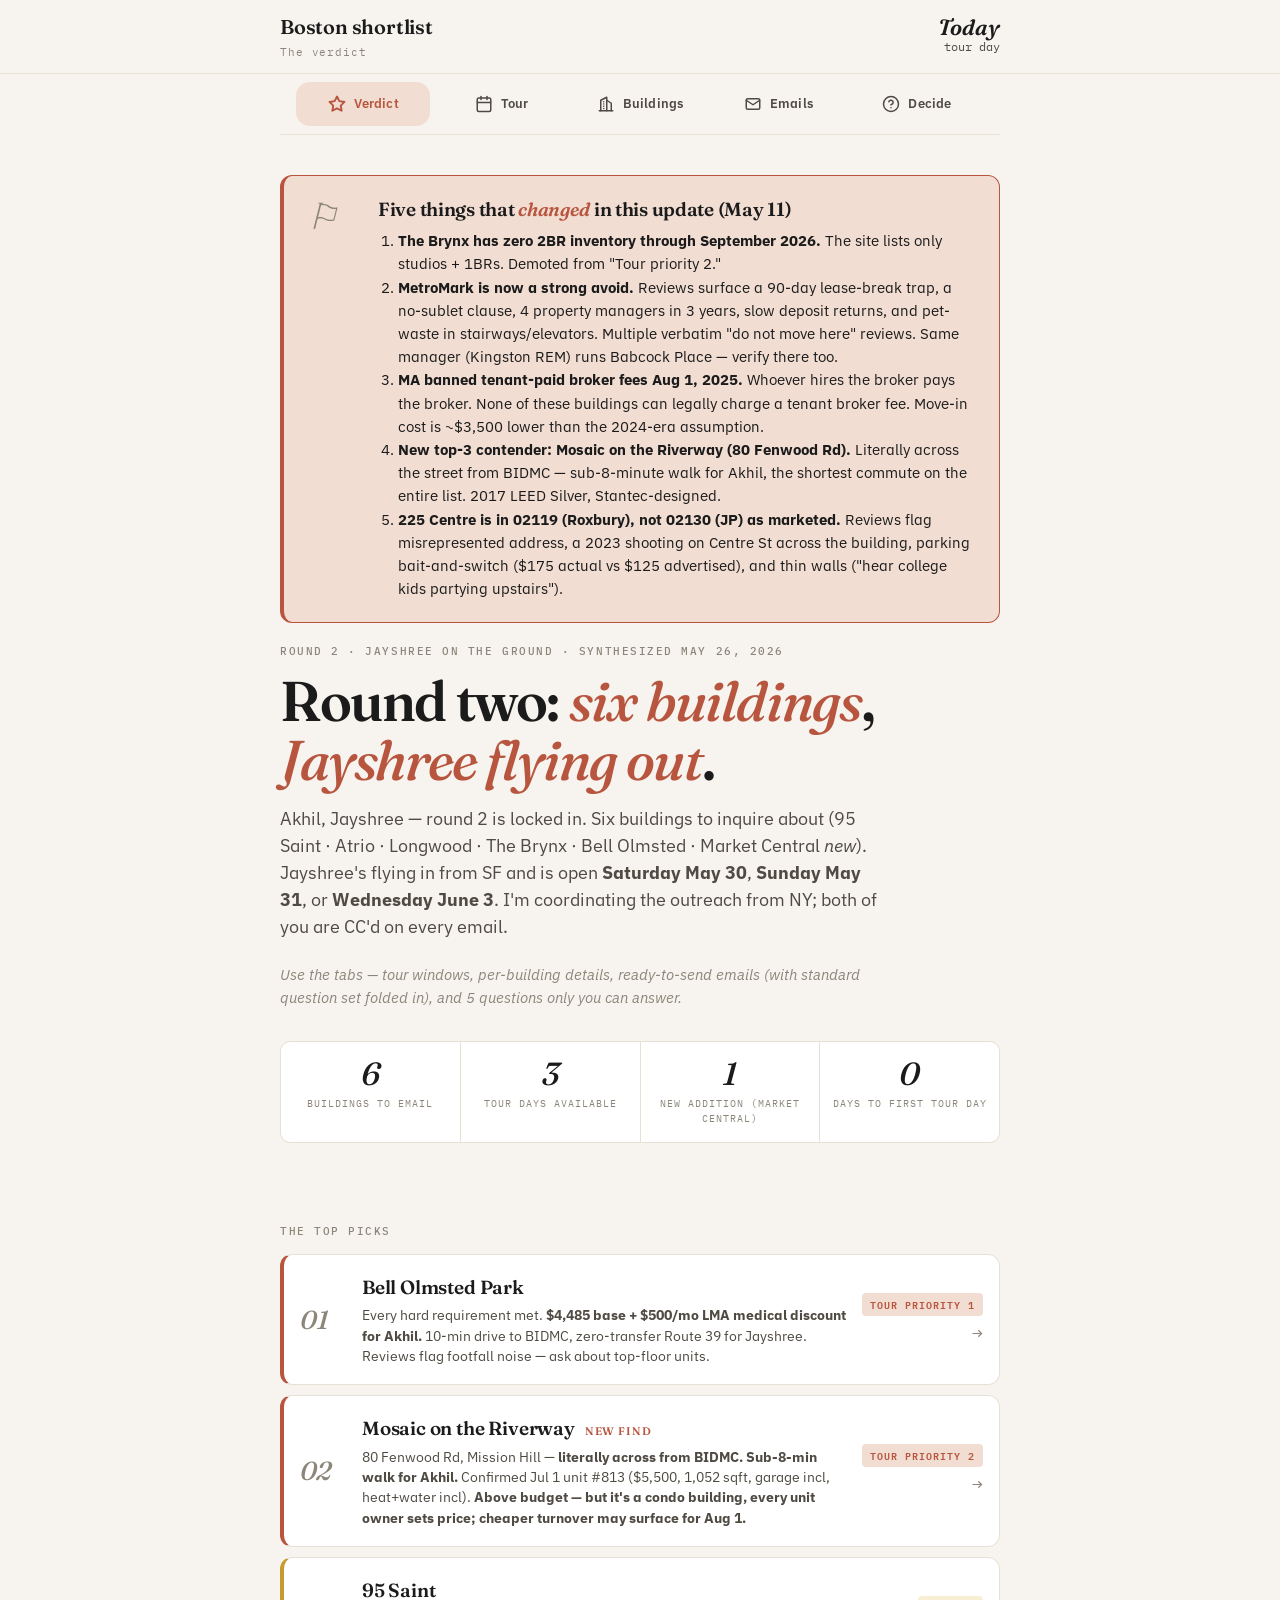
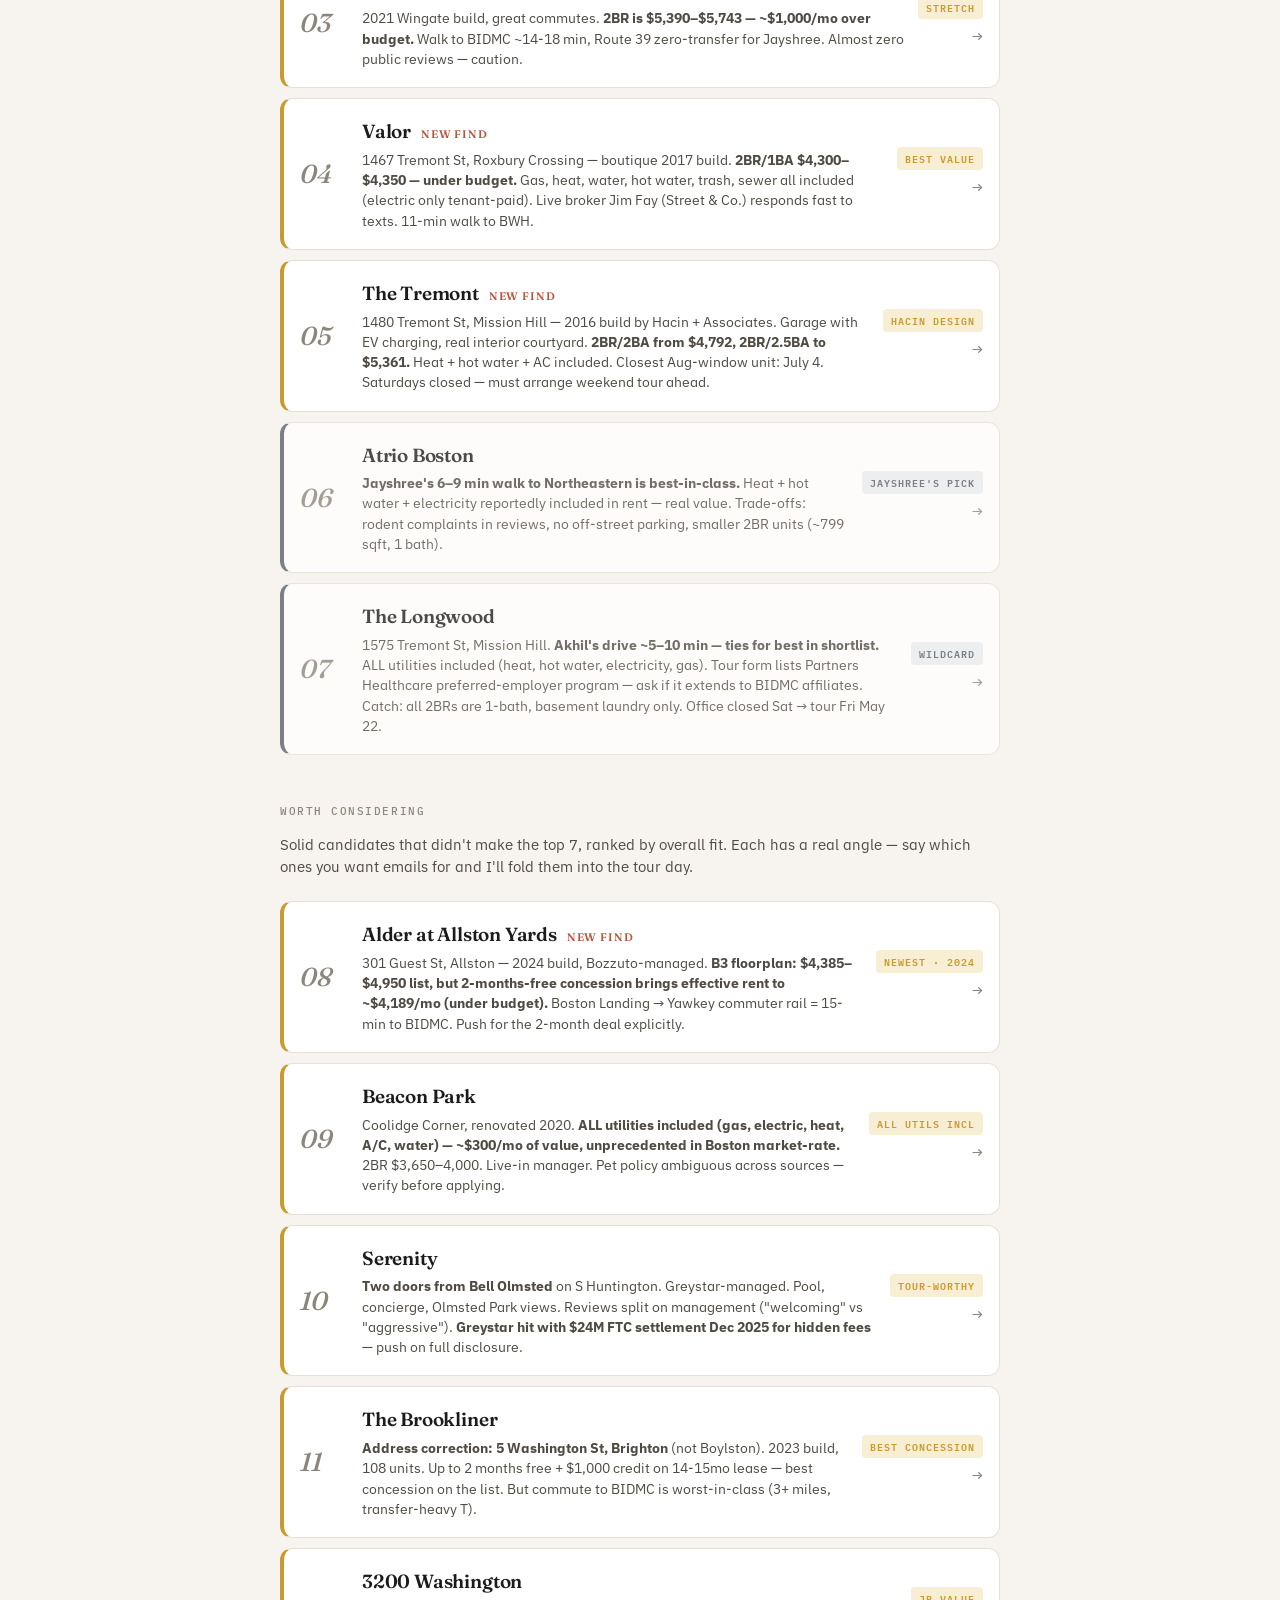
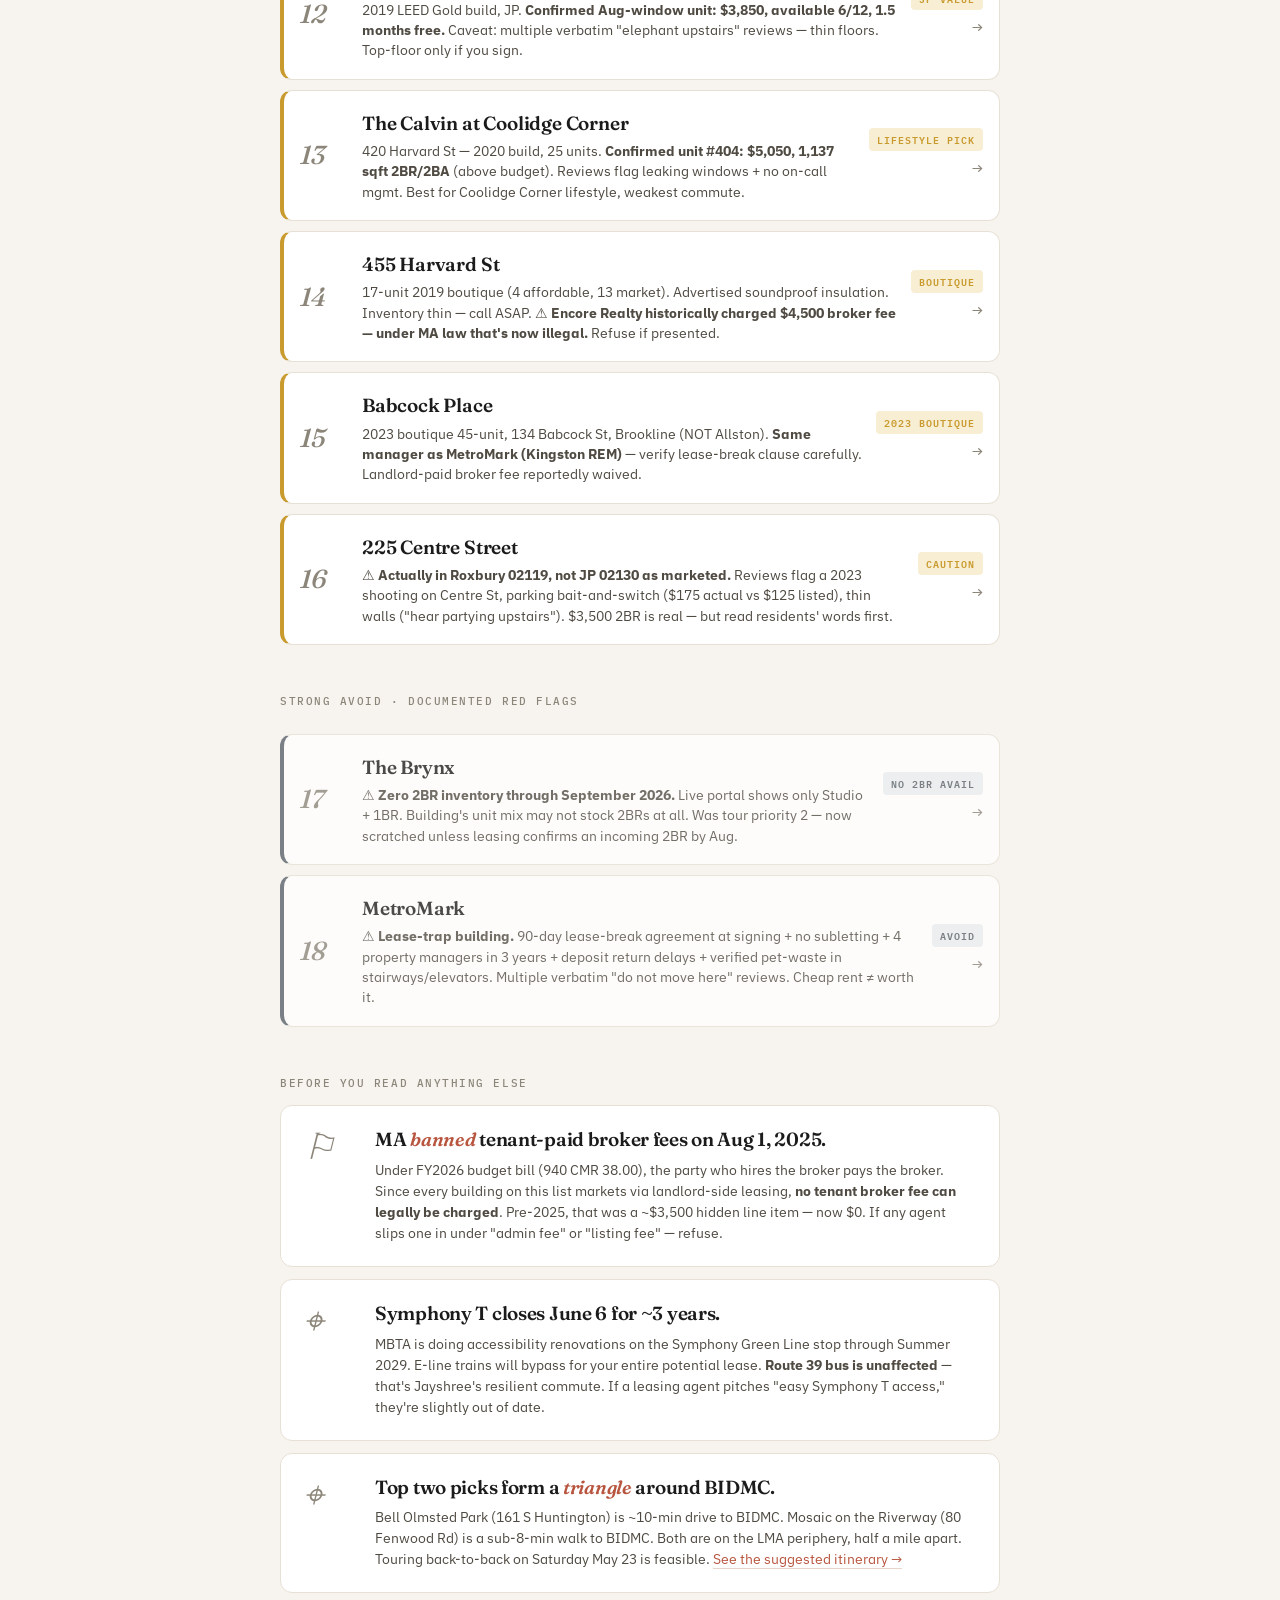
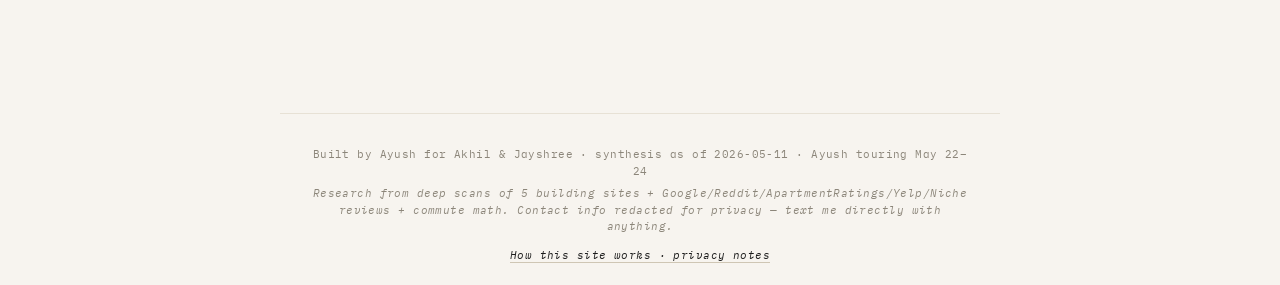
<file: shortlist-site/index.html>
<!DOCTYPE html>
<html lang="en">
<head>
<meta charset="UTF-8">
<meta name="viewport" content="width=device-width, initial-scale=1.0, viewport-fit=cover">
<title>Boston shortlist — for Akhil & Jayshree</title>
<meta name="description" content="A private apartment shortlist Ayush built for Akhil & Jayshree. Five buildings researched, two strong matches, tour day May 23.">
<meta name="theme-color" content="#1a1815">
<meta name="apple-mobile-web-app-capable" content="yes">
<meta name="apple-mobile-web-app-status-bar-style" content="black-translucent">
<meta name="apple-mobile-web-app-title" content="Boston apts">
<meta name="robots" content="noindex, nofollow">

<meta property="og:title" content="Boston shortlist — for Akhil & Jayshree">
<meta property="og:description" content="5 buildings researched. 2 strong matches. Tour day Saturday May 23. Built by Ayush.">
<meta property="og:type" content="website">

<link rel="preconnect" href="https://fonts.googleapis.com">
<link rel="preconnect" href="https://fonts.gstatic.com" crossorigin>
<link href="https://fonts.googleapis.com/css2?family=Fraunces:ital,opsz,wght@0,9..144,400;0,9..144,500;0,9..144,600;0,9..144,700;1,9..144,400;1,9..144,500;1,9..144,600&family=IBM+Plex+Mono:wght@400;500;600&family=IBM+Plex+Sans:wght@400;500;600;700&display=swap" rel="stylesheet">
<link rel="stylesheet" href="styles.css?v=9">
<link rel="apple-touch-icon" href="data:image/svg+xml;utf8,<svg xmlns='http://www.w3.org/2000/svg' viewBox='0 0 100 100'><rect width='100' height='100' rx='22' fill='%231a1815'/><text x='50' y='62' font-family='Georgia,serif' font-size='40' font-style='italic' fill='%23faf7f2' text-anchor='middle'>aj</text></svg>">
<link rel="icon" href="data:image/svg+xml;utf8,<svg xmlns='http://www.w3.org/2000/svg' viewBox='0 0 100 100'><rect width='100' height='100' rx='22' fill='%231a1815'/><text x='50' y='62' font-family='Georgia,serif' font-size='40' font-style='italic' fill='%23faf7f2' text-anchor='middle'>aj</text></svg>">
</head>
<body>

<!-- Authentication is handled server-side by Vercel Edge Middleware
     (middleware.js). If you're reading this, you're already authenticated —
     middleware verified your cookie before serving this HTML. -->

<!-- ============ APP ============ -->
<div id="app" class="app">

  <!-- App Header -->
  <header class="app-header">
    <div class="header-inner">
      <div class="header-meta">
        <div class="header-name">Boston shortlist</div>
        <div class="header-sub" id="header-sub">For Akhil & Jayshree</div>
      </div>
      <div class="header-countdown" id="countdown" aria-hidden="true"></div>
    </div>
  </header>

  <!-- Tab bar (visually at the bottom on mobile via position:fixed, at the top on desktop via position:sticky). Placed here in the DOM so it sticks-at-top from page load on desktop. -->
  <nav class="tabbar" role="navigation" aria-label="Primary">
    <a class="tab" data-nav="verdict" href="#/verdict" aria-label="Verdict">
      <div class="tab-icon" aria-hidden="true">
        <svg width="22" height="22" viewBox="0 0 24 24" fill="none" stroke="currentColor" stroke-width="2" stroke-linecap="round" stroke-linejoin="round"><polygon points="12 2 15.09 8.26 22 9.27 17 14.14 18.18 21.02 12 17.77 5.82 21.02 7 14.14 2 9.27 8.91 8.26 12 2"/></svg>
      </div>
      <div class="tab-label">Verdict</div>
    </a>
    <a class="tab" data-nav="tour" href="#/tour" aria-label="Tour day">
      <div class="tab-icon" aria-hidden="true">
        <svg width="22" height="22" viewBox="0 0 24 24" fill="none" stroke="currentColor" stroke-width="2" stroke-linecap="round" stroke-linejoin="round"><rect x="3" y="4" width="18" height="18" rx="2" ry="2"/><line x1="16" y1="2" x2="16" y2="6"/><line x1="8" y1="2" x2="8" y2="6"/><line x1="3" y1="10" x2="21" y2="10"/></svg>
      </div>
      <div class="tab-label">Tour</div>
    </a>
    <a class="tab" data-nav="buildings" href="#/buildings" aria-label="Buildings">
      <div class="tab-icon" aria-hidden="true">
        <svg width="22" height="22" viewBox="0 0 24 24" fill="none" stroke="currentColor" stroke-width="2" stroke-linecap="round" stroke-linejoin="round"><path d="M3 21h18"/><path d="M5 21V7l8-4v18"/><path d="M19 21V11l-6-4"/><path d="M9 9v.01M9 12v.01M9 15v.01M9 18v.01"/></svg>
      </div>
      <div class="tab-label">Buildings</div>
    </a>
    <a class="tab" data-nav="emails" href="#/emails" aria-label="Emails">
      <div class="tab-icon" aria-hidden="true">
        <svg width="22" height="22" viewBox="0 0 24 24" fill="none" stroke="currentColor" stroke-width="2" stroke-linecap="round" stroke-linejoin="round"><rect x="3" y="5" width="18" height="14" rx="2"/><path d="M3 7l9 6 9-6"/></svg>
      </div>
      <div class="tab-label">Emails</div>
    </a>
    <a class="tab" data-nav="decide" href="#/decide" aria-label="Decide">
      <div class="tab-icon" aria-hidden="true">
        <svg width="22" height="22" viewBox="0 0 24 24" fill="none" stroke="currentColor" stroke-width="2" stroke-linecap="round" stroke-linejoin="round"><circle cx="12" cy="12" r="10"/><path d="M9.09 9a3 3 0 0 1 5.83 1c0 2-3 3-3 3"/><line x1="12" y1="17" x2="12.01" y2="17"/></svg>
      </div>
      <div class="tab-label">Decide</div>
    </a>
  </nav>

  <main class="app-main">

    <!-- ============ VERDICT ============ -->
    <section id="section-verdict" class="section is-active" data-section="verdict">

      <!-- Critical findings callout from May 11 deep research -->
      <div class="flags" style="margin: 16px 0 0;">
        <div class="flag-card" style="border-color: var(--go); border-left: 4px solid var(--go); background: var(--go-bg);">
          <div class="flag-mark">⚐</div>
          <div class="flag-body">
            <h3>Five things that <em>changed</em> in this update (May 11)</h3>
            <ol style="font-size:14.5px;color:var(--ink);margin:8px 0 0;padding-left:20px;line-height:1.6;">
              <li><strong>The Brynx has zero 2BR inventory through September 2026.</strong> The site lists only studios + 1BRs. Demoted from "Tour priority 2."</li>
              <li><strong>MetroMark is now a strong avoid.</strong> Reviews surface a 90-day lease-break trap, a no-sublet clause, 4 property managers in 3 years, slow deposit returns, and pet-waste in stairways/elevators. Multiple verbatim "do not move here" reviews. Same manager (Kingston REM) runs Babcock Place — verify there too.</li>
              <li><strong>MA banned tenant-paid broker fees Aug 1, 2025.</strong> Whoever hires the broker pays the broker. None of these buildings can legally charge a tenant broker fee. Move-in cost is ~$3,500 lower than the 2024-era assumption.</li>
              <li><strong>New top-3 contender: Mosaic on the Riverway (80 Fenwood Rd).</strong> Literally across the street from BIDMC — sub-8-minute walk for Akhil, the shortest commute on the entire list. 2017 LEED Silver, Stantec-designed.</li>
              <li><strong>225 Centre is in 02119 (Roxbury), not 02130 (JP) as marketed.</strong> Reviews flag misrepresented address, a 2023 shooting on Centre St across the building, parking bait-and-switch ($175 actual vs $125 advertised), and thin walls ("hear college kids partying upstairs").</li>
            </ol>
          </div>
        </div>
      </div>

      <div class="hero">
        <div class="eyebrow">Round 2 · Jayshree on the ground · synthesized May 26, 2026</div>
        <h1 class="hero-title">Round two: <em>six buildings</em>, <em>Jayshree flying out</em>.</h1>
        <p class="hero-lede">Akhil, Jayshree — round 2 is locked in. Six buildings to inquire about (95 Saint · Atrio · Longwood · The Brynx · Bell Olmsted · Market Central <em>new</em>). Jayshree's flying in from SF and is open <strong>Saturday May 30</strong>, <strong>Sunday May 31</strong>, or <strong>Wednesday June 3</strong>. I'm coordinating the outreach from NY; both of you are CC'd on every email.</p>
        <p class="hero-lede" style="font-size:15px;color:var(--ink-faint);font-style:italic;">Use the tabs — tour windows, per-building details, ready-to-send emails (with standard question set folded in), and 5 questions only you can answer.</p>
        <div class="hero-stats">
          <div class="hstat"><div class="hstat-num">6</div><div class="hstat-label">buildings to email</div></div>
          <div class="hstat"><div class="hstat-num">3</div><div class="hstat-label">tour days available</div></div>
          <div class="hstat"><div class="hstat-num">1</div><div class="hstat-label">new addition (Market Central)</div></div>
          <div class="hstat"><div class="hstat-num" id="days-until">—</div><div class="hstat-label">days to first tour day</div></div>
        </div>
      </div>

      <div class="ranking">
        <div class="section-eyebrow">The top picks</div>

        <a class="rank-row rank-go" href="#/buildings/bell-olmsted">
          <div class="rank-num">01</div>
          <div class="rank-body">
            <div class="rank-name">Bell Olmsted Park</div>
            <div class="rank-summary">Every hard requirement met. <strong>$4,485 base + $500/mo LMA medical discount for Akhil.</strong> 10-min drive to BIDMC, zero-transfer Route 39 for Jayshree. Reviews flag footfall noise — ask about top-floor units.</div>
          </div>
          <div class="rank-tag-col">
            <span class="rank-tag rank-tag-go">Tour priority 1</span>
            <span class="rank-arrow">→</span>
          </div>
        </a>

        <a class="rank-row rank-go" href="#/buildings/mosaic">
          <div class="rank-num">02</div>
          <div class="rank-body">
            <div class="rank-name">Mosaic on the Riverway <span style="color:var(--go);font-size:11px;letter-spacing:0.08em;text-transform:uppercase;margin-left:6px;">New find</span></div>
            <div class="rank-summary">80 Fenwood Rd, Mission Hill — <strong>literally across from BIDMC. Sub-8-min walk for Akhil.</strong> Confirmed Jul 1 unit #813 ($5,500, 1,052 sqft, garage incl, heat+water incl). <strong>Above budget — but it's a condo building, every unit owner sets price; cheaper turnover may surface for Aug 1.</strong></div>
          </div>
          <div class="rank-tag-col">
            <span class="rank-tag rank-tag-go">Tour priority 2</span>
            <span class="rank-arrow">→</span>
          </div>
        </a>

        <a class="rank-row rank-maybe" href="#/buildings/95-saint">
          <div class="rank-num">03</div>
          <div class="rank-body">
            <div class="rank-name">95 Saint</div>
            <div class="rank-summary">2021 Wingate build, great commutes. <strong>2BR is $5,390–$5,743 — ~$1,000/mo over budget.</strong> Walk to BIDMC ~14-18 min, Route 39 zero-transfer for Jayshree. Almost zero public reviews — caution.</div>
          </div>
          <div class="rank-tag-col">
            <span class="rank-tag rank-tag-maybe">Stretch</span>
            <span class="rank-arrow">→</span>
          </div>
        </a>

        <a class="rank-row rank-maybe" href="#/buildings/valor">
          <div class="rank-num">04</div>
          <div class="rank-body">
            <div class="rank-name">Valor <span style="color:var(--go);font-size:11px;letter-spacing:0.08em;text-transform:uppercase;margin-left:6px;">New find</span></div>
            <div class="rank-summary">1467 Tremont St, Roxbury Crossing — boutique 2017 build. <strong>2BR/1BA $4,300–$4,350 — under budget.</strong> Gas, heat, water, hot water, trash, sewer all included (electric only tenant-paid). Live broker Jim Fay (Street &amp; Co.) responds fast to texts. 11-min walk to BWH.</div>
          </div>
          <div class="rank-tag-col">
            <span class="rank-tag rank-tag-maybe">Best value</span>
            <span class="rank-arrow">→</span>
          </div>
        </a>

        <a class="rank-row rank-maybe" href="#/buildings/the-tremont">
          <div class="rank-num">05</div>
          <div class="rank-body">
            <div class="rank-name">The Tremont <span style="color:var(--go);font-size:11px;letter-spacing:0.08em;text-transform:uppercase;margin-left:6px;">New find</span></div>
            <div class="rank-summary">1480 Tremont St, Mission Hill — 2016 build by Hacin + Associates. Garage with EV charging, real interior courtyard. <strong>2BR/2BA from $4,792, 2BR/2.5BA to $5,361.</strong> Heat + hot water + AC included. Closest Aug-window unit: July 4. Saturdays closed — must arrange weekend tour ahead.</div>
          </div>
          <div class="rank-tag-col">
            <span class="rank-tag rank-tag-maybe">Hacin design</span>
            <span class="rank-arrow">→</span>
          </div>
        </a>

        <a class="rank-row rank-skip" href="#/buildings/atrio">
          <div class="rank-num">06</div>
          <div class="rank-body">
            <div class="rank-name">Atrio Boston</div>
            <div class="rank-summary"><strong>Jayshree's 6–9 min walk to Northeastern is best-in-class.</strong> Heat + hot water + electricity reportedly included in rent — real value. Trade-offs: rodent complaints in reviews, no off-street parking, smaller 2BR units (~799 sqft, 1 bath).</div>
          </div>
          <div class="rank-tag-col">
            <span class="rank-tag rank-tag-skip">Jayshree's pick</span>
            <span class="rank-arrow">→</span>
          </div>
        </a>

        <a class="rank-row rank-skip" href="#/buildings/longwood-apts">
          <div class="rank-num">07</div>
          <div class="rank-body">
            <div class="rank-name">The Longwood</div>
            <div class="rank-summary">1575 Tremont St, Mission Hill. <strong>Akhil's drive ~5–10 min — ties for best in shortlist.</strong> ALL utilities included (heat, hot water, electricity, gas). Tour form lists Partners Healthcare preferred-employer program — ask if it extends to BIDMC affiliates. Catch: all 2BRs are 1-bath, basement laundry only. Office closed Sat → tour Fri May 22.</div>
          </div>
          <div class="rank-tag-col">
            <span class="rank-tag rank-tag-skip">Wildcard</span>
            <span class="rank-arrow">→</span>
          </div>
        </a>
      </div>

      <!-- Worth-considering tier -->
      <div class="section-eyebrow" style="margin-top: 40px;">Worth considering</div>
      <p style="font-size: 14.5px; color: var(--ink-soft); margin: 0 0 16px; line-height: 1.5;">Solid candidates that didn't make the top 7, ranked by overall fit. Each has a real angle — say which ones you want emails for and I'll fold them into the tour day.</p>

      <div class="ranking">
        <a class="rank-row rank-maybe" href="#/buildings/alder">
          <div class="rank-num">08</div>
          <div class="rank-body">
            <div class="rank-name">Alder at Allston Yards <span style="color:var(--go);font-size:11px;letter-spacing:0.08em;text-transform:uppercase;margin-left:6px;">New find</span></div>
            <div class="rank-summary">301 Guest St, Allston — 2024 build, Bozzuto-managed. <strong>B3 floorplan: $4,385–$4,950 list, but 2-months-free concession brings effective rent to ~$4,189/mo (under budget).</strong> Boston Landing → Yawkey commuter rail = 15-min to BIDMC. Push for the 2-month deal explicitly.</div>
          </div>
          <div class="rank-tag-col">
            <span class="rank-tag rank-tag-maybe">Newest · 2024</span>
            <span class="rank-arrow">→</span>
          </div>
        </a>

        <a class="rank-row rank-maybe" href="#/buildings/beacon-park">
          <div class="rank-num">09</div>
          <div class="rank-body">
            <div class="rank-name">Beacon Park</div>
            <div class="rank-summary">Coolidge Corner, renovated 2020. <strong>ALL utilities included (gas, electric, heat, A/C, water) — ~$300/mo of value, unprecedented in Boston market-rate.</strong> 2BR $3,650–4,000. Live-in manager. Pet policy ambiguous across sources — verify before applying.</div>
          </div>
          <div class="rank-tag-col">
            <span class="rank-tag rank-tag-maybe">All utils incl</span>
            <span class="rank-arrow">→</span>
          </div>
        </a>

        <a class="rank-row rank-maybe" href="#/buildings/serenity">
          <div class="rank-num">10</div>
          <div class="rank-body">
            <div class="rank-name">Serenity</div>
            <div class="rank-summary"><strong>Two doors from Bell Olmsted</strong> on S Huntington. Greystar-managed. Pool, concierge, Olmsted Park views. Reviews split on management ("welcoming" vs "aggressive"). <strong>Greystar hit with $24M FTC settlement Dec 2025 for hidden fees</strong> — push on full disclosure.</div>
          </div>
          <div class="rank-tag-col">
            <span class="rank-tag rank-tag-maybe">Tour-worthy</span>
            <span class="rank-arrow">→</span>
          </div>
        </a>

        <a class="rank-row rank-maybe" href="#/buildings/the-brookliner">
          <div class="rank-num">11</div>
          <div class="rank-body">
            <div class="rank-name">The Brookliner</div>
            <div class="rank-summary"><strong>Address correction: 5 Washington St, Brighton</strong> (not Boylston). 2023 build, 108 units. Up to 2 months free + $1,000 credit on 14-15mo lease — best concession on the list. But commute to BIDMC is worst-in-class (3+ miles, transfer-heavy T).</div>
          </div>
          <div class="rank-tag-col">
            <span class="rank-tag rank-tag-maybe">Best concession</span>
            <span class="rank-arrow">→</span>
          </div>
        </a>

        <a class="rank-row rank-maybe" href="#/buildings/3200-washington">
          <div class="rank-num">12</div>
          <div class="rank-body">
            <div class="rank-name">3200 Washington</div>
            <div class="rank-summary">2019 LEED Gold build, JP. <strong>Confirmed Aug-window unit: $3,850, available 6/12, 1.5 months free.</strong> Caveat: multiple verbatim "elephant upstairs" reviews — thin floors. Top-floor only if you sign.</div>
          </div>
          <div class="rank-tag-col">
            <span class="rank-tag rank-tag-maybe">JP value</span>
            <span class="rank-arrow">→</span>
          </div>
        </a>

        <a class="rank-row rank-maybe" href="#/buildings/the-calvin">
          <div class="rank-num">13</div>
          <div class="rank-body">
            <div class="rank-name">The Calvin at Coolidge Corner</div>
            <div class="rank-summary">420 Harvard St — 2020 build, 25 units. <strong>Confirmed unit #404: $5,050, 1,137 sqft 2BR/2BA</strong> (above budget). Reviews flag leaking windows + no on-call mgmt. Best for Coolidge Corner lifestyle, weakest commute.</div>
          </div>
          <div class="rank-tag-col">
            <span class="rank-tag rank-tag-maybe">Lifestyle pick</span>
            <span class="rank-arrow">→</span>
          </div>
        </a>

        <a class="rank-row rank-maybe" href="#/buildings/455-harvard">
          <div class="rank-num">14</div>
          <div class="rank-body">
            <div class="rank-name">455 Harvard St</div>
            <div class="rank-summary">17-unit 2019 boutique (4 affordable, 13 market). Advertised soundproof insulation. Inventory thin — call ASAP. <strong>⚠ Encore Realty historically charged $4,500 broker fee — under MA law that's now illegal.</strong> Refuse if presented.</div>
          </div>
          <div class="rank-tag-col">
            <span class="rank-tag rank-tag-maybe">Boutique</span>
            <span class="rank-arrow">→</span>
          </div>
        </a>

        <a class="rank-row rank-maybe" href="#/buildings/babcock-place">
          <div class="rank-num">15</div>
          <div class="rank-body">
            <div class="rank-name">Babcock Place</div>
            <div class="rank-summary">2023 boutique 45-unit, 134 Babcock St, Brookline (NOT Allston). <strong>Same manager as MetroMark (Kingston REM)</strong> — verify lease-break clause carefully. Landlord-paid broker fee reportedly waived.</div>
          </div>
          <div class="rank-tag-col">
            <span class="rank-tag rank-tag-maybe">2023 boutique</span>
            <span class="rank-arrow">→</span>
          </div>
        </a>

        <a class="rank-row rank-maybe" href="#/buildings/225-centre">
          <div class="rank-num">16</div>
          <div class="rank-body">
            <div class="rank-name">225 Centre Street</div>
            <div class="rank-summary"><strong>⚠ Actually in Roxbury 02119, not JP 02130 as marketed.</strong> Reviews flag a 2023 shooting on Centre St, parking bait-and-switch ($175 actual vs $125 listed), thin walls ("hear partying upstairs"). $3,500 2BR is real — but read residents' words first.</div>
          </div>
          <div class="rank-tag-col">
            <span class="rank-tag rank-tag-maybe">Caution</span>
            <span class="rank-arrow">→</span>
          </div>
        </a>
      </div>

      <!-- Strong avoid tier -->
      <div class="section-eyebrow" style="margin-top: 40px;">Strong avoid · documented red flags</div>

      <div class="ranking">
        <a class="rank-row rank-skip" href="#/buildings/the-brynx">
          <div class="rank-num">17</div>
          <div class="rank-body">
            <div class="rank-name">The Brynx</div>
            <div class="rank-summary"><strong>⚠ Zero 2BR inventory through September 2026.</strong> Live portal shows only Studio + 1BR. Building's unit mix may not stock 2BRs at all. Was tour priority 2 — now scratched unless leasing confirms an incoming 2BR by Aug.</div>
          </div>
          <div class="rank-tag-col">
            <span class="rank-tag rank-tag-skip">No 2BR avail</span>
            <span class="rank-arrow">→</span>
          </div>
        </a>

        <a class="rank-row rank-skip" href="#/buildings/metromark">
          <div class="rank-num">18</div>
          <div class="rank-body">
            <div class="rank-name">MetroMark</div>
            <div class="rank-summary"><strong>⚠ Lease-trap building.</strong> 90-day lease-break agreement at signing + no subletting + 4 property managers in 3 years + deposit return delays + verified pet-waste in stairways/elevators. Multiple verbatim "do not move here" reviews. Cheap rent ≠ worth it.</div>
          </div>
          <div class="rank-tag-col">
            <span class="rank-tag rank-tag-skip">Avoid</span>
            <span class="rank-arrow">→</span>
          </div>
        </a>
      </div>

      <!-- Cross-cutting flags -->
      <div class="flags">
        <div class="section-eyebrow">Before you read anything else</div>

        <div class="flag-card">
          <div class="flag-mark">⚐</div>
          <div class="flag-body">
            <h3>MA <em>banned</em> tenant-paid broker fees on Aug 1, 2025.</h3>
            <p>Under FY2026 budget bill (940 CMR 38.00), the party who hires the broker pays the broker. Since every building on this list markets via landlord-side leasing, <strong>no tenant broker fee can legally be charged</strong>. Pre-2025, that was a ~$3,500 hidden line item — now $0. If any agent slips one in under "admin fee" or "listing fee" — refuse.</p>
          </div>
        </div>

        <div class="flag-card">
          <div class="flag-mark">⌖</div>
          <div class="flag-body">
            <h3>Symphony T closes June 6 for ~3 years.</h3>
            <p>MBTA is doing accessibility renovations on the Symphony Green Line stop through Summer 2029. E-line trains will bypass for your entire potential lease. <strong>Route 39 bus is unaffected</strong> — that's Jayshree's resilient commute. If a leasing agent pitches "easy Symphony T access," they're slightly out of date.</p>
          </div>
        </div>

        <div class="flag-card">
          <div class="flag-mark">⌖</div>
          <div class="flag-body">
            <h3>Top two picks form a <em>triangle</em> around BIDMC.</h3>
            <p>Bell Olmsted Park (161 S Huntington) is ~10-min drive to BIDMC. Mosaic on the Riverway (80 Fenwood Rd) is a sub-8-min walk to BIDMC. Both are on the LMA periphery, half a mile apart. Touring back-to-back on Saturday May 23 is feasible. <a href="#/tour" data-nav="tour">See the suggested itinerary →</a></p>
          </div>
        </div>
      </div>

    </section>

    <!-- ============ TOUR DAY ============ -->
    <section id="section-tour" class="section" data-section="tour">

      <div class="page-header">
        <div class="eyebrow">Sat May 30 · Sun May 31 · Wed Jun 3, 2026 — Jayshree on the ground</div>
        <h1 class="page-title">Round two, <em>Jayshree flying in</em>.</h1>
        <p class="page-lede">Second pass on six buildings. Jayshree's coming out from SF and is open three days — leasing teams pick whichever slot fits. Every email goes out from Ayush, CC'ing Akhil &amp; Jayshree, with the same standard question set per building (tap "Emails" tab for the building-specific drafts).</p>
      </div>

      <div class="flag-card" style="border-color: var(--go); border-left: 4px solid var(--go); background: var(--go-bg); margin: 20px 0;">
        <div class="flag-mark">⚐</div>
        <div class="flag-body">
          <h3>Six target buildings · move-in Aug 1, 2026</h3>
          <p>95 Saint · Atrio Boston · Longwood Apartments · The Brynx · Bell Olmsted Park · Market Central. Pull the per-building drafts from the Emails tab — each one is tailored to what you already know about that complex, plus the standard ask block below.</p>
        </div>
      </div>

      <h3 class="detail-h3" style="margin-top: 32px;">Six buildings · which days each can offer</h3>
      <div class="timeline">
        <div class="stop stop-go">
          <div class="stop-time">Sat May 30<span>· Wed Jun 3</span></div>
          <div class="stop-body">
            <div class="stop-name">Bell Olmsted Park</div>
            <div class="stop-addr">161 S Huntington Ave · Jamaica Plain</div>
            <p class="stop-note">Round 1 leader — Jayshree to confirm fit in person. Sat office hours 10–5. Lead with this building.</p>
            <div class="stop-actions">
              <a href="#/emails/bell-olmsted" data-nav="emails/bell-olmsted" class="action-btn"><span class="action-icon">✉</span> Open email draft</a>
              <a href="tel:+18338822279" class="action-btn"><span class="action-icon">☎</span> Call (833) 882-2279</a>
              <a href="https://homes.rently.com/apartments-for-rent/Bell%20Olmsted%20Park/59230" target="_blank" rel="noopener" class="action-btn"><span class="action-icon">↗</span> Book a tour</a>
              <a href="https://maps.apple.com/?q=161+S+Huntington+Ave,+Boston,+MA+02130" class="action-btn"><span class="action-icon">⊙</span> Open in Maps</a>
            </div>
          </div>
        </div>

        <div class="stop stop-go">
          <div class="stop-time">Sat May 30<span>· Wed Jun 3</span></div>
          <div class="stop-body">
            <div class="stop-name">The Brynx</div>
            <div class="stop-addr">201 S Huntington Ave · Jamaica Plain</div>
            <p class="stop-note">3-block walk south of Bell Olmsted — book them on the same day. Lead with the 2BR-for-Aug question; round 1 surfaced zero 2BR inventory through Sept.</p>
            <div class="stop-actions">
              <a href="#/emails/the-brynx" data-nav="emails/the-brynx" class="action-btn"><span class="action-icon">✉</span> Open email draft</a>
              <a href="tel:+18336081358" class="action-btn"><span class="action-icon">☎</span> Call (833) 608-1358</a>
              <a href="mailto:info@TheBrynx.com" class="action-btn"><span class="action-icon">✉</span> Email leasing</a>
              <a href="https://app.meetelise.com/samuels/b62b2e08-c63d-11ec-9f41-6fe19879151e/tour" target="_blank" rel="noopener" class="action-btn"><span class="action-icon">↗</span> Book a tour</a>
              <a href="https://maps.apple.com/?q=201+S+Huntington+Ave,+Boston,+MA+02130" class="action-btn"><span class="action-icon">⊙</span> Open in Maps</a>
            </div>
          </div>
        </div>

        <div class="stop stop-maybe">
          <div class="stop-time">Sat May 30<span>· Wed Jun 3</span></div>
          <div class="stop-body">
            <div class="stop-name">95 Saint</div>
            <div class="stop-addr">95 St Alphonsus St · Mission Hill</div>
            <p class="stop-note">Sat hours 10–4. Push on the Match Day special + LMA discount before applying — budget gap is real.</p>
            <div class="stop-actions">
              <a href="#/emails/95-saint" data-nav="emails/95-saint" class="action-btn"><span class="action-icon">✉</span> Open email draft</a>
              <a href="tel:+17813495070" class="action-btn"><span class="action-icon">☎</span> Call (781) 349-5070</a>
              <a href="mailto:winston@wingatecompanies-leasing.com" class="action-btn"><span class="action-icon">✉</span> Email Winston</a>
              <a href="https://maps.apple.com/?q=95+St+Alphonsus+St,+Boston,+MA+02120" class="action-btn"><span class="action-icon">⊙</span> Open in Maps</a>
            </div>
          </div>
        </div>

        <div class="stop stop-maybe">
          <div class="stop-time">Sat May 30<span>· Wed Jun 3</span></div>
          <div class="stop-body">
            <div class="stop-name">Atrio Boston</div>
            <div class="stop-addr">18 Haviland St · Fenway / Symphony</div>
            <p class="stop-note">Jayshree's commute champion — 6–9 min walk to Northeastern. Sat hours 9–5.</p>
            <div class="stop-actions">
              <a href="#/emails/atrio" data-nav="emails/atrio" class="action-btn"><span class="action-icon">✉</span> Open email draft</a>
              <a href="tel:+16172661805" class="action-btn"><span class="action-icon">☎</span> Call (617) 266-1805</a>
              <a href="https://www.atrioboston.com/" target="_blank" rel="noopener" class="action-btn"><span class="action-icon">↗</span> Book a tour</a>
              <a href="https://maps.apple.com/?q=18+Haviland+St,+Boston,+MA+02115" class="action-btn"><span class="action-icon">⊙</span> Open in Maps</a>
            </div>
          </div>
        </div>

        <div class="stop stop-maybe">
          <div class="stop-time">Wed Jun 3<span>· weekday only</span></div>
          <div class="stop-body">
            <div class="stop-name">Longwood Apartments</div>
            <div class="stop-addr">1575 Tremont St · Mission Hill</div>
            <p class="stop-note">Office is M–F 9–5, closed weekends. Wed Jun 3 is the only window from Jayshree's three days. Lead with the BIDMC angle — Longwood Medical Area is literally next door.</p>
            <div class="stop-actions">
              <a href="#/emails/longwood-apts" data-nav="emails/longwood-apts" class="action-btn"><span class="action-icon">✉</span> Open email draft</a>
              <a href="tel:+16176630530" class="action-btn"><span class="action-icon">☎</span> Call (617) 663-0530</a>
              <a href="https://thelongwoodapartments.com/schedule-a-tour/" target="_blank" rel="noopener" class="action-btn"><span class="action-icon">↗</span> Book a tour</a>
              <a href="https://maps.apple.com/?q=1575+Tremont+St,+Boston,+MA+02120" class="action-btn"><span class="action-icon">⊙</span> Open in Maps</a>
            </div>
          </div>
        </div>

        <div class="stop stop-go">
          <div class="stop-time">Sat May 30<span>· Wed Jun 3</span></div>
          <div class="stop-body">
            <div class="stop-name">Market Central <span style="color:var(--go);font-size:11px;letter-spacing:0.08em;text-transform:uppercase;margin-left:6px;">NEW</span></div>
            <div class="stop-addr">marketcentral.com · Boston</div>
            <p class="stop-note">New addition from Akhil &amp; Jayshree's note — not in round 1 research. Lead the inquiry with the standard question block; ask about location specifics, commutes, and medical/academic discount.</p>
            <div class="stop-actions">
              <a href="#/emails/market-central" data-nav="emails/market-central" class="action-btn"><span class="action-icon">✉</span> Open email draft</a>
              <a href="https://marketcentral.com/" target="_blank" rel="noopener" class="action-btn"><span class="action-icon">↗</span> Building site</a>
            </div>
          </div>
        </div>
      </div>

      <div class="add-cal">
        <button class="cal-btn" id="cal-download"><span class="action-icon">▼</span> Add tour windows to calendar (.ics)</button>
      </div>

      <h3 class="detail-h3" style="margin-top: 40px;">The standard ask, every building</h3>
      <p style="font-size: 13.5px; color: var(--ink-soft); margin: 0 0 12px; line-height: 1.5;">These are the questions Akhil &amp; Jayshree want answered before each tour, pasted verbatim from their note. Each per-building email draft folds these in alongside any building-specific asks.</p>
      <div class="checklist-card">
        <h4>Availability &amp; lease</h4>
        <ul class="checklist">
          <li><span class="check">☐</span> Any 1.5–2 bedroom (1–2 bath) units opening up on or around August 1?</li>
          <li><span class="check">☐</span> Lease length — and is there a discount for signing a longer term?</li>
          <li><span class="check">☐</span> Medical / academic personnel discount? Both qualify (BIDMC physician + Northeastern faculty).</li>
          <li><span class="check">☐</span> What's included in the rent vs add-on charges?</li>
          <li><span class="check">☐</span> How much is due at lease signing?</li>
          <li><span class="check">☐</span> Any income restrictions? Akhil's BIDMC role starts Sep 1; Jayshree is steady-income faculty at Northeastern.</li>
        </ul>
        <h4 style="margin-top:16px;">Building &amp; unit</h4>
        <ul class="checklist">
          <li><span class="check">☐</span> Parking in the building? Monthly cost?</li>
          <li><span class="check">☐</span> Laundry — in-unit, on-floor, or basement? Cost?</li>
          <li><span class="check">☐</span> Dishwasher? Garbage disposal?</li>
          <li><span class="check">☐</span> AC?</li>
          <li><span class="check">☐</span> Elevator?</li>
          <li><span class="check">☐</span> Gym — what's there, and is it open 24/7?</li>
          <li><span class="check">☐</span> Pets allowed? Monthly pet rent? (No pets currently — just gathering info.)</li>
          <li><span class="check">☐</span> Package room — what are the hours?</li>
        </ul>
        <h4 style="margin-top:16px;">Operations</h4>
        <ul class="checklist">
          <li><span class="check">☐</span> Maintenance request process and typical response time?</li>
          <li><span class="check">☐</span> Any reports of bedbugs, rats, or other pests in the building?</li>
          <li><span class="check">☐</span> Can you connect us with any current residents?</li>
        </ul>
      </div>

      <div class="logistics">
        <div class="section-eyebrow">Round 2 logistics</div>
        <div class="logistic-grid">
          <div class="logistic">
            <h4>Who's touring</h4>
            <p>Jayshree, flying in from SF. Akhil and Ayush available via FaceTime during walkthroughs.</p>
          </div>
          <div class="logistic">
            <h4>Days available</h4>
            <p>Sat May 30 (most buildings 10–5), Sun May 31 (most leasing offices closed — use for neighborhood walks), Wed Jun 3 (weekday slots for Longwood &amp; any business-hours-only office).</p>
          </div>
          <div class="logistic">
            <h4>Move-in target</h4>
            <p>August 1, 2026. Akhil's board exam August 18 makes the timing firm.</p>
          </div>
          <div class="logistic">
            <h4>Income / docs note</h4>
            <p>Akhil's BIDMC role starts Sep 1 — his income docs lag move-in by ~1 month. Jayshree is already faculty at Northeastern (Khoury CS), so her income docs are straightforward. Flag the Akhil gap proactively to leasing offices; offer letter usually clears it.</p>
          </div>
        </div>
      </div>

    </section>

    <!-- ============ BUILDINGS LIST ============ -->
    <section id="section-buildings" class="section" data-section="buildings">

      <div class="page-header">
        <div class="eyebrow">18 buildings researched · May 11, 2026</div>
        <h1 class="page-title">The full shortlist, <em>after the second pass</em>.</h1>
        <p class="page-lede">Tap any building for the full research: pricing, amenities, reviews (honest), commute math, what to verify on tour, leasing contact.</p>
      </div>

      <!-- MA broker fee ban callout -->
      <div class="flag-card" style="border-color: var(--go); border-left: 4px solid var(--go); background: var(--go-bg); margin-bottom: 16px;">
        <div class="flag-mark">⚐</div>
        <div class="flag-body">
          <h3>No broker fee. Period.</h3>
          <p>MA banned tenant-paid broker fees on Aug 1, 2025 (940 CMR 38.00). Every building on this list markets via landlord-side leasing, so <strong>no tenant broker fee can legally be charged for an Aug 1, 2026 lease</strong>. Pre-2025, that was a ~$3,500 hidden line item. Watch out for: 455 Harvard / Encore Realty historically charged $4,500 — refuse if presented.</p>
        </div>
      </div>

      <!-- Commute matrix -->
      <h3 class="detail-h3" style="margin-top: 32px;">Commute matrix — both work locations</h3>
      <p style="font-size: 13.5px; color: var(--ink-soft); margin: 0 0 12px; line-height: 1.5;">Akhil → BIDMC (330 Brookline Ave). Jayshree → Northeastern (216 Mass Ave). Times are best-mode peak-hour estimates.</p>
      <div class="table-wrap">
        <table class="unit-table">
          <thead><tr><th>Building</th><th>Akhil → BIDMC</th><th>Jayshree → NEU</th><th>Sound</th><th>Flag</th></tr></thead>
          <tbody>
            <tr><td><strong>Bell Olmsted</strong></td><td>10 min drive · 22 min walk</td><td>20 min · Route 39</td><td>⚠ footfall</td><td>Top pick</td></tr>
            <tr><td><strong>Mosaic Riverway</strong></td><td><strong>~8 min WALK</strong></td><td>18 min Green E</td><td>likely good (concrete)</td><td>Best commute</td></tr>
            <tr><td><strong>95 Saint</strong></td><td>14 min walk · 6 min drive</td><td>18 min · Route 39</td><td>unknown (low signal)</td><td>Stretch budget</td></tr>
            <tr><td><strong>Valor</strong></td><td>15 min Orange · 12 min drive</td><td>18 min · Orange Line</td><td>unknown (boutique)</td><td>Best value</td></tr>
            <tr><td><strong>The Tremont</strong></td><td>18 min T · 10 min drive</td><td>20 min · Orange</td><td>likely OK</td><td>Hacin design</td></tr>
            <tr><td><strong>Atrio</strong></td><td>12 min walk</td><td><strong>6–9 min WALK</strong></td><td>good (older bldg)</td><td>Best Jayshree</td></tr>
            <tr><td><strong>The Longwood</strong></td><td>5–10 min drive · 22 min walk</td><td>22 min · Green E</td><td>unknown</td><td>Fri tour</td></tr>
            <tr><td>Alder Allston</td><td>15 min · commuter rail</td><td>22 min · Worcester Line</td><td>unknown (2024)</td><td>Above budget</td></tr>
            <tr><td>Beacon Park</td><td>12 min drive · 22 min T</td><td>24 min · Green C</td><td>good (concrete)</td><td>All utils incl</td></tr>
            <tr><td>Serenity</td><td>10 min drive</td><td>22 min · Green E</td><td>partial complaints</td><td>Greystar settlement</td></tr>
            <tr><td>The Brookliner</td><td>17 min drive · 30+ min T</td><td>25 min · Green B</td><td>good</td><td>Brighton, far</td></tr>
            <tr><td>3200 Washington</td><td>15 min drive · 35 min T</td><td>25 min · Orange</td><td>⚠ severe thin walls</td><td>Top-floor only</td></tr>
            <tr><td>The Calvin</td><td>12 min drive</td><td>23 min · Green C</td><td>unknown</td><td>$5,050 unit</td></tr>
            <tr><td>455 Harvard</td><td>11 min drive</td><td>22 min · Green C</td><td>marketed soundproof</td><td>Refuse broker fee</td></tr>
            <tr><td>Babcock Place</td><td>12 min drive</td><td>20 min · Green B</td><td>unknown</td><td>Same mgmt MetroMark</td></tr>
            <tr><td>225 Centre</td><td>14 min drive · 28 min T</td><td>18 min · Orange direct</td><td>⚠ thin walls</td><td>⚠ Roxbury 02119</td></tr>
            <tr><td>The Brynx</td><td>10 min drive</td><td>20 min · Route 39</td><td>—</td><td>⚠ NO 2BR avail</td></tr>
            <tr><td>MetroMark</td><td>15 min drive · 35 min T</td><td>32 min · Orange</td><td>⚠ T noise + walls</td><td>⚠ Strong avoid</td></tr>
            <tr><td><strong>Market Central</strong></td><td>TBD · ask leasing</td><td>TBD · ask leasing</td><td>—</td><td>Round 2 add</td></tr>
          </tbody>
        </table>
      </div>

      <h3 class="detail-h3" style="margin-top: 40px;">All 18 buildings · tap any for full research</h3>
      <div class="building-list">

        <a class="building-row building-go" href="#/buildings/bell-olmsted">
          <div class="building-row-head">
            <span class="building-rank">01</span>
            <h3>Bell Olmsted Park</h3>
            <span class="building-tag tag-go">Priority 1</span>
          </div>
          <div class="building-row-addr">161 S Huntington Ave · Jamaica Plain</div>
          <div class="building-row-stats">
            <span><strong>$4,485</strong> 2BR</span>
            <span><strong>10 min</strong> to BIDMC</span>
            <span><strong>$500/mo</strong> LMA discount</span>
          </div>
        </a>

        <a class="building-row building-go" href="#/buildings/mosaic">
          <div class="building-row-head">
            <span class="building-rank">02</span>
            <h3>Mosaic on the Riverway</h3>
            <span class="building-tag tag-go">Priority 2 · NEW</span>
          </div>
          <div class="building-row-addr">80 Fenwood Rd · Mission Hill / Riverway</div>
          <div class="building-row-stats">
            <span><strong>~8 min WALK</strong> to BIDMC</span>
            <span><strong>Parking</strong> included</span>
            <span><strong>2017</strong> LEED Silver</span>
          </div>
        </a>

        <a class="building-row building-go" href="#/buildings/the-brynx">
          <div class="building-row-head">
            <span class="building-rank">17</span>
            <h3>The Brynx</h3>
            <span class="building-tag tag-skip">⚠ No 2BR</span>
          </div>
          <div class="building-row-addr">201 S Huntington Ave · Jamaica Plain</div>
          <div class="building-row-stats">
            <span><strong>Zero 2BR</strong> through Sept</span>
            <span><strong>10 min</strong> to BIDMC</span>
            <span><strong>Demoted</strong> from #2</span>
          </div>
        </a>

        <a class="building-row building-maybe" href="#/buildings/95-saint">
          <div class="building-row-head">
            <span class="building-rank">03</span>
            <h3>95 Saint</h3>
            <span class="building-tag tag-maybe">Stretch</span>
          </div>
          <div class="building-row-addr">95 St Alphonsus St · Mission Hill</div>
          <div class="building-row-stats">
            <span><strong>$5,390+</strong> 2BR (over)</span>
            <span><strong>14 min</strong> walk to BIDMC</span>
            <span><strong>2021</strong> Wingate build</span>
          </div>
        </a>

        <a class="building-row building-maybe" href="#/buildings/valor">
          <div class="building-row-head">
            <span class="building-rank">04</span>
            <h3>Valor · NEW</h3>
            <span class="building-tag tag-maybe">Best value</span>
          </div>
          <div class="building-row-addr">1467 Tremont St · Roxbury Crossing / Mission Hill</div>
          <div class="building-row-stats">
            <span><strong>$2,701–4,351</strong> 2BR</span>
            <span><strong>11 min walk</strong> BWH</span>
            <span><strong>2021</strong> boutique 18-unit</span>
          </div>
        </a>

        <a class="building-row building-maybe" href="#/buildings/the-tremont">
          <div class="building-row-head">
            <span class="building-rank">05</span>
            <h3>The Tremont · NEW</h3>
            <span class="building-tag tag-maybe">Hacin design</span>
          </div>
          <div class="building-row-addr">1480 Tremont St · Mission Hill</div>
          <div class="building-row-stats">
            <span><strong>$3,540–4,840</strong> 2BR</span>
            <span><strong>EV garage</strong> on site</span>
            <span><strong>2016</strong> Hacin + Associates</span>
          </div>
        </a>

        <a class="building-row building-skip" href="#/buildings/atrio">
          <div class="building-row-head">
            <span class="building-rank">04</span>
            <h3>Atrio Boston</h3>
            <span class="building-tag tag-skip">Wildcard</span>
          </div>
          <div class="building-row-addr">18 Haviland St · Fenway</div>
          <div class="building-row-stats">
            <span><strong>4-min walk</strong> Jayshree</span>
            <span><strong>$3,855–4,022</strong> 2BR</span>
            <span><strong>Caveats</strong> in person</span>
          </div>
        </a>

        <a class="building-row building-skip" href="#/buildings/longwood-apts">
          <div class="building-row-head">
            <span class="building-rank">05</span>
            <h3>Longwood Apartments</h3>
            <span class="building-tag tag-skip">Wildcard</span>
          </div>
          <div class="building-row-addr">1575 Tremont St · Mission Hill</div>
          <div class="building-row-stats">
            <span><strong>5-min drive</strong> Akhil</span>
            <span><strong>$4,013–4,227</strong> 2BR</span>
            <span><strong>Fri May 22</strong> tour</span>
          </div>
        </a>
      </div>

      <div class="section-eyebrow" style="margin-top: 40px;">Worth considering — pending your call</div>
      <p style="font-size: 14.5px; color: var(--ink-soft); margin: 0 0 16px; line-height: 1.5;">Four more surfaced via deeper research. Not yet on the tour day — text me your call.</p>

      <div class="building-list">
        <a class="building-row building-maybe" href="#/buildings/serenity">
          <div class="building-row-head">
            <span class="building-rank">06</span>
            <h3>Serenity</h3>
            <span class="building-tag tag-maybe">Tour-worthy</span>
          </div>
          <div class="building-row-addr">101 S Huntington Ave · Jamaica Plain</div>
          <div class="building-row-stats">
            <span><strong>6–10 min</strong> to BIDMC</span>
            <span><strong>$4,766+</strong> 2BR</span>
            <span><strong>Aug 12 / 15</strong> units</span>
          </div>
        </a>

        <a class="building-row building-maybe" href="#/buildings/the-brookliner">
          <div class="building-row-head">
            <span class="building-rank">07</span>
            <h3>The Brookliner</h3>
            <span class="building-tag tag-maybe">Strong add</span>
          </div>
          <div class="building-row-addr">5 Washington St · Brookline border</div>
          <div class="building-row-stats">
            <span><strong>~12 min</strong> to BIDMC</span>
            <span><strong>$4,867</strong> 2BR/2BA</span>
            <span><strong>2 mo free</strong> special</span>
          </div>
        </a>

        <a class="building-row building-maybe" href="#/buildings/225-centre">
          <div class="building-row-head">
            <span class="building-rank">16</span>
            <h3>225 Centre Street</h3>
            <span class="building-tag tag-maybe">⚠ Caution</span>
          </div>
          <div class="building-row-addr">225 Centre St · ROXBURY 02119 (not JP)</div>
          <div class="building-row-stats">
            <span><strong>$3,500+</strong> 2BR</span>
            <span><strong>⚠ Safety</strong> concerns</span>
            <span><strong>⚠ Thin walls</strong></span>
          </div>
        </a>

        <a class="building-row building-maybe" href="#/buildings/beacon-park">
          <div class="building-row-head">
            <span class="building-rank">09</span>
            <h3>Beacon Park</h3>
            <span class="building-tag tag-maybe">Under-budget pick</span>
          </div>
          <div class="building-row-addr">1371 Beacon St · Coolidge Corner</div>
          <div class="building-row-stats">
            <span><strong>~12 min</strong> to BIDMC</span>
            <span><strong>$3,650–4,000</strong> 2BR</span>
            <span><strong>AC included</strong></span>
          </div>
        </a>

        <a class="building-row building-maybe" href="#/buildings/3200-washington">
          <div class="building-row-head">
            <span class="building-rank">10</span>
            <h3>3200 Washington</h3>
            <span class="building-tag tag-maybe">JP value</span>
          </div>
          <div class="building-row-addr">3200 Washington St · JP/Stony Brook</div>
          <div class="building-row-stats">
            <span><strong>$3,970</strong> 2BR/2BA</span>
            <span><strong>1.5 mo free</strong> special</span>
            <span><strong>2018 LEED</strong></span>
          </div>
        </a>

        <a class="building-row building-skip" href="#/buildings/metromark">
          <div class="building-row-head">
            <span class="building-rank">18</span>
            <h3>MetroMark</h3>
            <span class="building-tag tag-skip">⚠ Strong avoid</span>
          </div>
          <div class="building-row-addr">3611 Washington St · Forest Hills</div>
          <div class="building-row-stats">
            <span><strong>⚠ 90-day</strong> lease trap</span>
            <span><strong>⚠ No</strong> subletting</span>
            <span><strong>⚠ Reviews</strong> damning</span>
          </div>
        </a>

        <a class="building-row building-maybe" href="#/buildings/the-calvin">
          <div class="building-row-head">
            <span class="building-rank">12</span>
            <h3>The Calvin at Coolidge Corner</h3>
            <span class="building-tag tag-maybe">Newest Brookline</span>
          </div>
          <div class="building-row-addr">420 Harvard St · Coolidge Corner</div>
          <div class="building-row-stats">
            <span><strong>2BR ~$4,000–5,000</strong></span>
            <span><strong>1-min walk</strong> C-Line</span>
            <span><strong>New luxury</strong></span>
          </div>
        </a>

        <a class="building-row building-maybe" href="#/buildings/455-harvard">
          <div class="building-row-head">
            <span class="building-rank">13</span>
            <h3>455 Harvard St</h3>
            <span class="building-tag tag-maybe">Boutique</span>
          </div>
          <div class="building-row-addr">455 Harvard St · Coolidge Corner</div>
          <div class="building-row-stats">
            <span><strong>$4,300–4,800</strong> 2BR</span>
            <span><strong>13 units</strong> only</span>
            <span><strong>2019</strong> luxury</span>
          </div>
        </a>

        <a class="building-row building-maybe" href="#/buildings/babcock-place">
          <div class="building-row-head">
            <span class="building-rank">15</span>
            <h3>Babcock Place</h3>
            <span class="building-tag tag-maybe">2023 boutique</span>
          </div>
          <div class="building-row-addr">134–138 Babcock St · Coolidge Corner</div>
          <div class="building-row-stats">
            <span><strong>$4,400–5,500</strong> 2BR</span>
            <span><strong>45 units</strong></span>
            <span><strong>⚠ Kingston REM</strong> mgmt</span>
          </div>
        </a>

        <a class="building-row building-maybe" href="#/buildings/alder">
          <div class="building-row-head">
            <span class="building-rank">08</span>
            <h3>Alder at Allston Yards · NEW</h3>
            <span class="building-tag tag-maybe">2024 newest</span>
          </div>
          <div class="building-row-addr">301 Guest St · Allston / Boston Landing</div>
          <div class="building-row-stats">
            <span><strong>$5,524+</strong> 2BR (above)</span>
            <span><strong>15 min</strong> commuter rail to BIDMC</span>
            <span><strong>Bozzuto</strong> · 4.9/5 reviews</span>
          </div>
        </a>

        <a class="building-row building-maybe" href="#/emails/market-central">
          <div class="building-row-head">
            <span class="building-rank">19</span>
            <h3>Market Central <span style="color:var(--go);font-size:11px;letter-spacing:0.08em;text-transform:uppercase;margin-left:6px;">Round 2 add</span></h3>
            <span class="building-tag tag-maybe">Inquiry pending</span>
          </div>
          <div class="building-row-addr">marketcentral.com · address TBD (asking leasing)</div>
          <div class="building-row-stats">
            <span><strong>New</strong> from Akhil + Jayshree's note</span>
            <span><strong>Tour</strong> May 30 / 31 / Jun 3</span>
            <span><strong>Email draft</strong> ready</span>
          </div>
        </a>
      </div>

      <!-- ============ Decision matrix ============ -->
      <div class="matrix-section">
        <div class="section-eyebrow">Side-by-side</div>
        <h2 class="matrix-title">The decision matrix.</h2>
        <div class="matrix-wrap">
          <table class="matrix">
            <thead>
              <tr>
                <th>Dimension</th>
                <th>Bell Olm.</th>
                <th>Brynx</th>
                <th>95 Saint</th>
                <th>Atrio</th>
                <th>Longwood</th>
              </tr>
            </thead>
            <tbody>
              <tr><td>2BR fits budget</td><td class="m-go">✓</td><td class="m-go">✓</td><td class="m-skip">✗</td><td class="m-skip">✗ 1BA</td><td class="m-skip">✗ 1BA</td></tr>
              <tr><td>In-unit W/D</td><td class="m-go">✓</td><td class="m-go">✓</td><td class="m-go">✓</td><td class="m-skip">✗</td><td class="m-skip">✗</td></tr>
              <tr><td>Off-street parking</td><td class="m-go">✓</td><td class="m-go">✓</td><td class="m-go">✓</td><td class="m-skip">✗</td><td class="m-go">✓</td></tr>
              <tr><td>Central/mini AC</td><td class="m-go">✓</td><td class="m-warn">?</td><td class="m-go">✓</td><td class="m-warn">?</td><td class="m-go">✓</td></tr>
              <tr><td>Gym in building</td><td class="m-go">✓</td><td class="m-go">✓</td><td class="m-go">✓</td><td class="m-go">✓</td><td class="m-go">✓</td></tr>
              <tr><td>Cat-friendly</td><td class="m-go">$40</td><td class="m-go">$50</td><td class="m-go">$100</td><td class="m-go">20lb cap</td><td class="m-go">$35</td></tr>
              <tr><td>Akhil drive (min)</td><td class="m-go">~10</td><td class="m-go">~10</td><td class="m-go">~14</td><td class="m-go">~8</td><td class="m-go">~5–10</td></tr>
              <tr><td>Jayshree 0-xfer</td><td class="m-go">✓</td><td class="m-go">✓</td><td class="m-go">✓</td><td class="m-go">walk</td><td class="m-go">✓</td></tr>
              <tr><td>Original target nbhd</td><td class="m-go">✓ JP</td><td class="m-go">✓ JP</td><td class="m-warn">MH</td><td class="m-warn">Fenway</td><td class="m-warn">MH</td></tr>
              <tr><td>Sat 23 tour</td><td class="m-go">10–5</td><td class="m-go">10–5</td><td class="m-go">10–4</td><td class="m-go">9–5</td><td class="m-skip">closed</td></tr>
            </tbody>
          </table>
        </div>
      </div>

    </section>

    <!-- ============ Bell Olmsted Park detail ============ -->
    <section id="section-buildings-bell-olmsted" class="section section-detail" data-section="buildings/bell-olmsted">
      <a class="back-btn" href="#/buildings" data-nav="buildings">← Buildings</a>

      <div class="detail-header detail-go">
        <span class="detail-tag tag-go">Tour priority 1</span>
        <h1>Bell Olmsted Park</h1>
        <div class="detail-addr">161 South Huntington Avenue, Boston, MA 02130 · Jamaica Plain</div>
      </div>

      <div class="detail-take">
        <h4>The take</h4>
        <p>Strongest paper match in your shortlist. Akhil's drive to BIDMC is best-in-class, Jayshree has a zero-transfer Route 39 option that survives Symphony's closure, both jobs covered without Green Line dependency. The <strong>$500/mo LMA medical discount</strong> applies to your BIDMC affiliation, making 2BR rent comfortable inside budget.</p>
      </div>

      <div class="detail-stats">
        <div class="dstat"><div class="dstat-label">2BR Rent</div><div class="dstat-val good">$4,485–$4,490</div></div>
        <div class="dstat"><div class="dstat-label">LMA discount</div><div class="dstat-val good">$500 / first month</div></div>
        <div class="dstat"><div class="dstat-label">Akhil drive</div><div class="dstat-val">~10 min, 1.5 mi</div></div>
        <div class="dstat"><div class="dstat-label">Jayshree transit</div><div class="dstat-val">25–35 min · 0 transfers</div></div>
        <div class="dstat"><div class="dstat-label">Newton drive</div><div class="dstat-val">~15–22 min</div></div>
        <div class="dstat"><div class="dstat-label">Sat 23 tour</div><div class="dstat-val good">10am–5pm</div></div>
      </div>

      <div class="detail-quickactions">
        <a href="tel:+18338822279" class="action-btn action-btn-primary"><span class="action-icon">☎</span> Call (833) 882-2279</a>
        <a href="https://homes.rently.com/apartments-for-rent/Bell%20Olmsted%20Park/59230" target="_blank" rel="noopener" class="action-btn"><span class="action-icon">↗</span> Book tour (Rently)</a>
        <a href="https://maps.apple.com/?q=161+S+Huntington+Ave,+Boston,+MA+02130" class="action-btn"><span class="action-icon">⊙</span> Maps</a>
        <a href="#/emails/bell-olmsted" data-nav="emails/bell-olmsted" class="action-btn"><span class="action-icon">✉</span> Inquiry email</a>
      </div>

      <h3 class="detail-h3">See the unit</h3>
      <div class="media-tour">
        <div class="media-tour-label">Interactive Site Plan · click any unit for its tour</div>
        <iframe src="https://sightmap.com/embed/40vl6z07vle" loading="lazy" allowfullscreen allow="fullscreen" title="Bell Olmsted Park interactive site plan"></iframe>
      </div>
      <p class="muted-note" style="font-size:12px;margin-top:-4px;margin-bottom:14px;">↑ This is the "click into units" view — pick any apartment number to drill into its specific Matterport tour, availability, and rent. The fitness center and lounge each have their own 3D walkthroughs in the SightMap navigation too.</p>
      <div class="media-tour">
        <div class="media-tour-label">3D Walkthrough · canonical 2BR / 2BA · 1,006 sf</div>
        <iframe src="https://my.matterport.com/show/?m=sosHQpHJ3NV" loading="lazy" allowfullscreen allow="xr-spatial-tracking; fullscreen" title="Bell Olmsted Park 2BR Matterport tour"></iframe>
      </div>
      <div class="media-gallery">
        <a href="https://www.bellolmstedpark.com/wp-content/uploads/sites/235/2024/12/BellOlmstedPark_Kitchen-3_HighRes-2000x1333.jpg" target="_blank" rel="noopener"><img src="https://www.bellolmstedpark.com/wp-content/uploads/sites/235/2024/12/BellOlmstedPark_Kitchen-3_HighRes-2000x1333.jpg" alt="Kitchen" loading="lazy"></a>
        <a href="https://www.bellolmstedpark.com/wp-content/uploads/sites/235/2024/12/BellOlmstedPark_Living-Area-1_HighRes-2000x1333.jpg" target="_blank" rel="noopener"><img src="https://www.bellolmstedpark.com/wp-content/uploads/sites/235/2024/12/BellOlmstedPark_Living-Area-1_HighRes-2000x1333.jpg" alt="Living area" loading="lazy"></a>
        <a href="https://www.bellolmstedpark.com/wp-content/uploads/sites/235/2024/12/BellOlmstedPark_Bedroom-3_HighRes-2000x1333.jpg" target="_blank" rel="noopener"><img src="https://www.bellolmstedpark.com/wp-content/uploads/sites/235/2024/12/BellOlmstedPark_Bedroom-3_HighRes-2000x1333.jpg" alt="Bedroom" loading="lazy"></a>
        <a href="https://www.bellolmstedpark.com/wp-content/uploads/sites/235/2024/12/BellOlmstedPark_Bathroom-1_HighRes-2000x1333.jpg" target="_blank" rel="noopener"><img src="https://www.bellolmstedpark.com/wp-content/uploads/sites/235/2024/12/BellOlmstedPark_Bathroom-1_HighRes-2000x1333.jpg" alt="Bathroom" loading="lazy"></a>
        <a href="https://www.bellolmstedpark.com/wp-content/uploads/sites/235/2025/06/BellOlmstedPark_FitnessCenter_June2025_HighRes-2.jpg" target="_blank" rel="noopener"><img src="https://www.bellolmstedpark.com/wp-content/uploads/sites/235/2025/06/BellOlmstedPark_FitnessCenter_June2025_HighRes-2.jpg" alt="Fitness center" loading="lazy"></a>
        <a href="https://www.bellolmstedpark.com/wp-content/uploads/sites/235/2025/06/BellOlmstedPark_Clubhouse_June2025_HighRes-4.jpg" target="_blank" rel="noopener"><img src="https://www.bellolmstedpark.com/wp-content/uploads/sites/235/2025/06/BellOlmstedPark_Clubhouse_June2025_HighRes-4.jpg" alt="Clubhouse" loading="lazy"></a>
      </div>
      <h4 style="font-family:'Fraunces',serif;font-size:18px;font-weight:600;margin:24px 0 10px;letter-spacing:-0.01em;">2BR floorplans</h4>
      <div class="media-floorplans">
        <a href="https://www.bellolmstedpark.com/floorplans-m5-pt/b2d/" target="_blank" rel="noopener">
          <img src="https://www.bellolmstedpark.com/wp-content/uploads/sites/235/2024/03/B2D-480x480.jpg" alt="B2D floorplan" loading="lazy">
          <div class="fp-label">B2D <span class="fp-meta">1,057 sf · 2/2</span></div>
        </a>
        <a href="https://www.bellolmstedpark.com/floorplans-m5-pt/b2e/" target="_blank" rel="noopener">
          <img src="https://www.bellolmstedpark.com/wp-content/uploads/sites/235/2024/03/B2E-480x480.jpg" alt="B2E floorplan" loading="lazy">
          <div class="fp-label">B2E <span class="fp-meta">1,129 sf · 2/2</span></div>
        </a>
        <a href="https://www.bellolmstedpark.com/floorplans-m5-pt/b2a/" target="_blank" rel="noopener">
          <img src="https://www.bellolmstedpark.com/wp-content/uploads/sites/235/2024/03/B2A-480x480.jpg" alt="B2A floorplan" loading="lazy">
          <div class="fp-label">B2A <span class="fp-meta">919 sf · sold out</span></div>
        </a>
      </div>
      <p class="muted-note" style="font-size:11.5px;margin-top:4px;">Photos &amp; floorplans courtesy of <a href="https://www.bellolmstedpark.com/gallery/" target="_blank" rel="noopener" style="color:var(--ink-soft);text-decoration:underline;">bellolmstedpark.com</a>. Tap any photo to view full size.</p>

      <h3 class="detail-h3">Currently advertised 1.5–2 BR units</h3>
      <div class="table-wrap">
        <table class="unit-table">
          <thead><tr><th>Plan</th><th>Type</th><th>Sq Ft</th><th>Rent</th></tr></thead>
          <tbody>
            <tr><td>B2D #417</td><td>2BR/2BA</td><td>1,057</td><td class="good">~$4,470</td></tr>
            <tr><td>B2E #102</td><td>2BR/2BA</td><td>1,123</td><td class="good">$4,440+</td></tr>
            <tr><td>B2E #338</td><td>2BR/2BA</td><td>1,032</td><td class="good">$4,470+</td></tr>
            <tr><td>B2A</td><td>2BR/2BA</td><td>919</td><td class="bad">Sold out</td></tr>
            <tr><td>A1J / A1K</td><td>1BR + den</td><td>782–876</td><td>call</td></tr>
          </tbody>
        </table>
      </div>
      <p class="muted-note">Heat + hot water included per Bostonpads listing.</p>

      <h3 class="detail-h3">Building amenities</h3>
      <ul class="amenity-list">
        <li>24-hour fitness studio (cardio + strength)</li>
        <li>Underground heated garage (cost not published; Bell typical $200–300/mo — verify)</li>
        <li>Multiple fast elevators</li>
        <li>24-hour concierge + package handling</li>
        <li>Resort-style pool + sundeck, clubhouse, private dining, fire-pit courtyard</li>
        <li>Pet spa, dog run, green space</li>
        <li>Bike storage + maintenance shop</li>
        <li>Controlled building access, smoke-free</li>
        <li>Furnished home options</li>
      </ul>

      <h3 class="detail-h3">Unit features</h3>
      <ul class="amenity-list">
        <li>In-unit W/D in every unit</li>
        <li>Central AC</li>
        <li>GE stainless appliances, granite counters, 9-ft ceilings</li>
        <li>6-ft windows, walk-in closets and balconies in some units</li>
      </ul>

      <h3 class="detail-h3">Lease & policies</h3>
      <div class="kv">
        <div><span class="k">Lease:</span> Standard 12-month (confirm on tour)</div>
        <div><span class="k">Pets:</span> $55/mo per pet, 2-pet max, 75-lb max, restricted breeds (pit bull, rottweiler, etc.)</div>
        <div><span class="k">LMA discount:</span> $500 off first full month for Longwood Medical Area employees, "select units, restrictions apply" — Akhil's BIDMC qualifies</div>
        <div><span class="k">Bonus:</span> Swimming pool + sundeck (only one of the 5 buildings with a pool)</div>
        <div><span class="k">Application:</span> <a href="https://bellolmstedpark.securecafe.com/onlineleasing/bell-olmsted-park/guestlogin.aspx?ssid=cafed048de373b0d9225a4cf71bde280" target="_blank" rel="noopener">securecafe.com portal</a></div>
        <div><span class="k">Live availability:</span> <a href="https://bellolmstedpark.securecafe.com/onlineleasing/bell-olmsted-park/availableunits.aspx" target="_blank" rel="noopener">availableunits.aspx</a></div>
      </div>

      <h3 class="detail-h3">Reviews — honest read</h3>
      <div class="review-summary">
        <div class="review-numbers">
          <div class="review-num"><strong>4.1–4.3</strong> ApartmentRatings (88–226 reviews)</div>
          <div class="review-num"><strong>4.8</strong> Birdeye (194 reviews)</div>
          <div class="review-num"><strong>—</strong> No pest complaints surfaced</div>
        </div>
        <div class="review-block review-good">
          <h5>Positives</h5>
          <ul>
            <li>Location & transit access praised</li>
            <li>24-hr concierge consistently called out by name</li>
            <li>Maintenance described as "professional" and prompt</li>
            <li>Big windows + Emerald Necklace views</li>
            <li>In-unit W/D in every unit, fast elevators</li>
          </ul>
        </div>
        <div class="review-block review-bad">
          <h5>Negatives</h5>
          <ul>
            <li>HVAC shoulder-season responsiveness — "unbearably hot" complaints in fall/spring during switchover</li>
            <li>Outdoor courtyard gatherings (10pm curfew has since been instituted)</li>
            <li>Some upstairs footstep noise reports</li>
            <li>Management turnover noted in recent reviews</li>
            <li>One review flagged being charged for garage keys despite using same car</li>
          </ul>
        </div>
        <div class="review-block review-context">
          <h5>Bell Partners corporate context</h5>
          <p>Mixed nationally — multiple BBB complaints across their portfolio for other properties (delayed AC installs, billing disputes, one tenant privacy breach). Bell Olmsted specifically outperforms their average, but staff turnover is a real pattern.</p>
        </div>
      </div>

      <h3 class="detail-h3">What to verify on the tour</h3>
      <ol class="verify-list">
        <li>HVAC shoulder-season responsiveness — ask the leasing agent directly how it gets handled</li>
        <li>Garage cost for 2BR — get it in writing</li>
        <li>Listen for upstairs footstep noise during walkthrough</li>
        <li>Current management tenure (how long has the team been on site)</li>
        <li>LMA discount paperwork — what BIDMC employment verification is needed</li>
      </ol>

      <div class="contact-card">
        <div class="contact-label">Leasing</div>
        <div class="contact-row"><a href="tel:+18338822279">(833) 882-2279</a><span class="muted"> · M–F 10–6 · Sat 10–5</span></div>
        <div class="contact-row"><a href="https://www.bellolmstedpark.com/" target="_blank" rel="noopener">bellolmstedpark.com</a></div>
      </div>

    </section>

    <!-- ============ The Brynx detail ============ -->
    <section id="section-buildings-the-brynx" class="section section-detail" data-section="buildings/the-brynx">
      <a class="back-btn" href="#/buildings" data-nav="buildings">← Buildings</a>

      <div class="detail-header detail-skip">
        <span class="detail-tag tag-skip">⚠ No 2BR available · demoted to avoid</span>
        <h1>The Brynx</h1>
        <div class="detail-addr">201 & 221 South Huntington Avenue, Boston, MA 02130 · Jamaica Plain</div>
      </div>

      <div class="flag-card" style="border-color: var(--skip); border-left: 4px solid var(--skip); background: #f5f3ef; margin-bottom: 16px;">
        <div class="flag-mark">⚠</div>
        <div class="flag-body">
          <h3>Critical: no 2BR through Sept 2026.</h3>
          <p>As of 2026-05-11, the live floorplans portal and ApartmentList both show <strong>only Studio + 1BR availability through September 2026</strong>. The Brynx's unit mix may not include 2BRs at all — only 1BR, 1BR+den, and studios across all visible inventory. <strong>If we tour, lead with: "Do you have any 2BR units coming up by Aug 1, or is this not a 2BR building?"</strong> If the answer is no, free up the tour slot for Mosaic or Valor.</p>
        </div>
      </div>

      <div class="detail-take">
        <h4>The take (pre-May-11 context)</h4>
        <p>Same JP corridor as Bell Olmsted, 3 blocks south. 1920s Shepley Bulfinch building (originally Goddard House), gut-rehabbed 2020 — won the Menino Legacy Award + LEED Gold. Pets have no weight limit. AC system type worth verifying in person. <strong>Reviews flag exterior street noise (S Huntington is a busy arterial) and minimal review signal overall — only 1 detailed VeryApt review</strong> for a 2019-era building, which is itself a yellow flag.</p>
      </div>

      <div class="detail-stats">
        <div class="dstat"><div class="dstat-label">2BR Rent</div><div class="dstat-val good">$4,160–$4,463</div></div>
        <div class="dstat"><div class="dstat-label">Akhil drive</div><div class="dstat-val">~8–12 min, 1.5 mi</div></div>
        <div class="dstat"><div class="dstat-label">Jayshree transit</div><div class="dstat-val">15–20 min · 0 transfers</div></div>
        <div class="dstat"><div class="dstat-label">Newton drive</div><div class="dstat-val">~14–18 min</div></div>
        <div class="dstat"><div class="dstat-label">Lease terms</div><div class="dstat-val good">6 / 8 / 9 / 12 mo</div></div>
        <div class="dstat"><div class="dstat-label">Sat 23 tour</div><div class="dstat-val good">10am–5pm</div></div>
      </div>

      <div class="detail-quickactions">
        <a href="tel:+18336081358" class="action-btn action-btn-primary"><span class="action-icon">☎</span> Call (833) 608-1358</a>
        <a href="mailto:info@TheBrynx.com" class="action-btn"><span class="action-icon">✉</span> info@TheBrynx.com</a>
        <a href="https://app.meetelise.com/samuels/b62b2e08-c63d-11ec-9f41-6fe19879151e/tour" target="_blank" rel="noopener" class="action-btn"><span class="action-icon">↗</span> Book tour</a>
        <a href="https://maps.apple.com/?q=201+S+Huntington+Ave,+Boston,+MA+02130" class="action-btn"><span class="action-icon">⊙</span> Maps</a>
        <a href="#/emails/the-brynx" data-nav="emails/the-brynx" class="action-btn"><span class="action-icon">✎</span> Inquiry email</a>
      </div>

      <h3 class="detail-h3">See the unit</h3>
      <div class="media-tour">
        <div class="media-tour-label">3D Walkthrough · 2BR / 2BA · 907 sf</div>
        <iframe src="https://my.matterport.com/show/?m=h7FUwu7zLXa" loading="lazy" allowfullscreen allow="xr-spatial-tracking; fullscreen" title="The Brynx 2BR Matterport tour"></iframe>
      </div>
      <div class="media-gallery">
        <a href="https://www.thebrynx.com/wp-content/uploads/2024/07/The-Brynx_001-scaled.jpg" target="_blank" rel="noopener"><img src="https://www.thebrynx.com/wp-content/uploads/2024/07/The-Brynx_001-scaled.jpg" alt="The Brynx interior" loading="lazy"></a>
        <a href="https://www.thebrynx.com/wp-content/uploads/2024/07/The-Brynx_002-scaled.jpg" target="_blank" rel="noopener"><img src="https://www.thebrynx.com/wp-content/uploads/2024/07/The-Brynx_002-scaled.jpg" alt="The Brynx interior" loading="lazy"></a>
        <a href="https://www.thebrynx.com/wp-content/uploads/2024/07/The-Brynx_003-scaled.jpg" target="_blank" rel="noopener"><img src="https://www.thebrynx.com/wp-content/uploads/2024/07/The-Brynx_003-scaled.jpg" alt="The Brynx interior" loading="lazy"></a>
        <a href="https://www.thebrynx.com/wp-content/uploads/2024/07/The-Brynx_004-scaled.jpg" target="_blank" rel="noopener"><img src="https://www.thebrynx.com/wp-content/uploads/2024/07/The-Brynx_004-scaled.jpg" alt="The Brynx interior" loading="lazy"></a>
        <a href="https://www.thebrynx.com/wp-content/uploads/2024/07/The-Brynx_005-scaled.jpg" target="_blank" rel="noopener"><img src="https://www.thebrynx.com/wp-content/uploads/2024/07/The-Brynx_005-scaled.jpg" alt="The Brynx interior" loading="lazy"></a>
        <a href="https://www.thebrynx.com/wp-content/uploads/2022/08/Shuffleboard-The-Brynx.jpg" target="_blank" rel="noopener"><img src="https://www.thebrynx.com/wp-content/uploads/2022/08/Shuffleboard-The-Brynx.jpg" alt="Resident lounge with shuffleboard" loading="lazy"></a>
      </div>
      <h4 style="font-family:'Fraunces',serif;font-size:18px;font-weight:600;margin:24px 0 10px;letter-spacing:-0.01em;">2BR floorplan</h4>
      <div class="media-floorplans">
        <a href="https://www.thebrynx.com/photo-gallery/" target="_blank" rel="noopener">
          <img src="https://images1.apartments.com/i2/60Pzqt6QzDnCrZVKsF-CSqA7MwUguT28zL8mhudefXA/105/the-brynx-boston-ma-2br-2ba---907sf.jpg" alt="The Brynx 2BR/2BA floorplan" loading="lazy">
          <div class="fp-label">2BR/2BA <span class="fp-meta">907 sf</span></div>
        </a>
      </div>
      <p class="muted-note" style="font-size:11.5px;margin-top:4px;">Photos courtesy of <a href="https://www.thebrynx.com/photo-gallery/" target="_blank" rel="noopener" style="color:var(--ink-soft);text-decoration:underline;">thebrynx.com</a>. Floorplan via apartments.com listing.</p>

      <h3 class="detail-h3">Currently advertised 1.5–2 BR units</h3>
      <div class="table-wrap">
        <table class="unit-table">
          <thead><tr><th>Unit</th><th>Type</th><th>Sq Ft</th><th>Rent</th><th>Available</th></tr></thead>
          <tbody>
            <tr><td colspan="5" class="bad" style="text-align:center;padding:14px;">⚠ NO 2BR listed in live portal as of 2026-05-11 — only Studio + 1BR available. Email leads with this question.</td></tr>
            <tr><td>201-57</td><td>1BR</td><td>903</td><td>$4,195</td><td>Aug 7, 2026</td></tr>
            <tr><td>201-17</td><td>1BR</td><td>863</td><td>$3,955</td><td>Jul 9, 2026</td></tr>
            <tr><td>201-302</td><td>1BR</td><td>740</td><td>$3,885</td><td>Sep 7, 2026</td></tr>
          </tbody>
        </table>
      </div>
      <p class="muted-note">⚠ The Brynx site's live floorplans portal currently only shows Studio and 1BR units. The homepage advertises "studio, 1-, 2-, and 3-bedroom" but no 2BR is filterable right now. Lead the inquiry with this question — there may be off-portal inventory or something opening up before May 23.</p>

      <h3 class="detail-h3">Building amenities</h3>
      <ul class="amenity-list">
        <li>State-of-the-art fitness center + fitness-on-demand room + <strong>indoor rock-climbing/bouldering wall</strong></li>
        <li>Garage parking with automated car stackers, $250–300/mo (verify vehicle fit)</li>
        <li>Elevator, 24-hr maintenance, on-site management</li>
        <li>Rooftop deck overlooking Olmsted Park</li>
        <li>5th-floor terrace + indoor lounge</li>
        <li>Resident lounge with kitchen and shuffleboard</li>
        <li>Outdoor dog run + Evolution dog-wash station</li>
        <li>Indoor bike storage with repair/cleaning stations</li>
        <li>Controlled access</li>
      </ul>

      <h3 class="detail-h3">Unit features</h3>
      <ul class="amenity-list">
        <li>In-unit washer/dryer, dishwasher</li>
        <li>Energy-efficient stainless appliances</li>
        <li>Moveable kitchen islands, black plumbing fixtures</li>
        <li>Tile baths with lighted mirrors</li>
        <li>AC: "included" per marketing — type unclear; <strong>verify on tour</strong></li>
      </ul>

      <h3 class="detail-h3">Lease & policies</h3>
      <div class="kv">
        <div><span class="k">Lease:</span> Flexible — 6 / 8 / 9 / 12 month options</div>
        <div><span class="k">Pets:</span> $50/mo cat, $100/mo dog — <strong>no weight limit</strong></div>
        <div><span class="k">Income:</span> standard 2× rent gross</div>
        <div><span class="k">Discounts:</span> nothing public — listed on BU/Harvard/Northeastern off-campus portals; ask about academic/medical concessions</div>
        <div><span class="k">BPDA:</span> 19 of 149 units are income-restricted — irrelevant for market-rate units</div>
      </div>

      <h3 class="detail-h3">Reviews — honest read</h3>
      <div class="review-summary">
        <div class="review-numbers">
          <div class="review-num"><strong>4.3</strong> Google (12 reviews — sparse)</div>
          <div class="review-num"><strong>8.0/10</strong> VeryApt (single review)</div>
          <div class="review-num"><strong>—</strong> No pest complaints, no Reddit threads</div>
        </div>
        <div class="review-block review-good">
          <h5>Positives</h5>
          <ul>
            <li>Well-maintained, prompt maintenance</li>
            <li>Courteous staff, dramatic preservation/architecture</li>
            <li>Gorgeous 5th-floor terrace, dog-friendly culture</li>
            <li>Transit at the door (Route 39 + Green Line E)</li>
            <li>Proximity to Emerald Necklace + Jamaica Pond</li>
          </ul>
        </div>
        <div class="review-block review-bad">
          <h5>Negatives</h5>
          <ul>
            <li>Street noise from busy S Huntington Ave (real urban arterial)</li>
            <li>Nov 2024 resident gripe about windows + AC functionality — directly relevant; verify on tour</li>
            <li>Limited gym equipment range</li>
            <li>Car stackers are unusual — slower retrieval, mechanical reliability concerns</li>
          </ul>
        </div>
        <div class="review-block review-context">
          <h5>Watch-out on data thinness</h5>
          <p>Building is only ~5 years post-rehab. Limited review volume means thinner signal in either direction — your tour day is doing more work than usual.</p>
        </div>
      </div>

      <h3 class="detail-h3">What to verify on the tour</h3>
      <ol class="verify-list">
        <li><strong>Confirm 2BR availability for Aug 1</strong> — call leasing first; if no 2BR for Aug, this becomes a 1BR question</li>
        <li>Verify AC system type in unit</li>
        <li>Car stacker dimensions/weight limits for Akhil's vehicle</li>
        <li>Symphony station mitigation plan (how does their leasing team handle the question)</li>
        <li>Listen for S Huntington street noise — windows closed and open</li>
      </ol>

      <div class="contact-card">
        <div class="contact-label">Leasing</div>
        <div class="contact-row"><a href="tel:+18336081358">(833) 608-1358</a> <span class="muted">· main (Samuels &amp; Associates)</span></div>
        <div class="contact-row"><a href="tel:+16176035694">(617) 603-5694</a> <span class="muted">· direct building line</span></div>
        <div class="contact-row"><a href="mailto:info@TheBrynx.com">info@TheBrynx.com</a> <span class="muted">· not publicly shown on site</span></div>
        <div class="contact-row"><a href="https://app.meetelise.com/samuels/b62b2e08-c63d-11ec-9f41-6fe19879151e/tour" target="_blank" rel="noopener">Meet Elise tour scheduler</a></div>
        <div class="contact-row"><a href="https://www.thebrynx.com/" target="_blank" rel="noopener">thebrynx.com</a></div>
      </div>

    </section>

    <!-- ============ 95 Saint detail ============ -->
    <section id="section-buildings-95-saint" class="section section-detail" data-section="buildings/95-saint">
      <a class="back-btn" href="#/buildings" data-nav="buildings">← Buildings</a>

      <div class="detail-header detail-maybe">
        <span class="detail-tag tag-maybe">Conditional</span>
        <h1>95 Saint</h1>
        <div class="detail-addr">95 Saint Alphonsus Street, Boston, MA 02120 · Mission Hill (north end)</div>
      </div>

      <div class="detail-take">
        <h4>The take</h4>
        <p>Genuinely well-built and well-amenitized — LEED-certified, ~3 years old, central AC + Nest, in-unit W/D, real concierge, 4.2★ on Google. Pricing is ~$1,000/mo over your starting range for 2BR ($5,390–$5,485). <strong>Big new finding:</strong> the building has an active "Matched in Boston?" special targeting residency Match Day applicants — Akhil is literally that customer. I'll push hard on what it unlocks. Also: 7 distinct 2BR floorplans (more options than the 4 we initially surfaced), only some with public pricing.</p>
      </div>

      <div class="detail-stats">
        <div class="dstat"><div class="dstat-label">2BR Rent</div><div class="dstat-val bad">$5,390–$5,485</div></div>
        <div class="dstat"><div class="dstat-label">All-in (rent+pkg+pet)</div><div class="dstat-val bad">~$5,865+</div></div>
        <div class="dstat"><div class="dstat-label">Akhil drive</div><div class="dstat-val">~14 min, 0.6 mi</div></div>
        <div class="dstat"><div class="dstat-label">Jayshree transit</div><div class="dstat-val">~15 min · 0 transfers</div></div>
        <div class="dstat"><div class="dstat-label">Newton drive</div><div class="dstat-val">~15 min, 5.6 mi</div></div>
        <div class="dstat"><div class="dstat-label">Sat 23 tour</div><div class="dstat-val good">10am–4pm</div></div>
      </div>

      <div class="detail-quickactions">
        <a href="tel:+17813495070" class="action-btn action-btn-primary"><span class="action-icon">☎</span> Call (781) 349-5070</a>
        <a href="mailto:winston@wingatecompanies-leasing.com" class="action-btn"><span class="action-icon">✉</span> Email Winston</a>
        <a href="https://8207043.onlineleasing.realpage.com" target="_blank" rel="noopener" class="action-btn"><span class="action-icon">↗</span> Book tour</a>
        <a href="https://maps.apple.com/?q=95+St+Alphonsus+St,+Boston,+MA+02120" class="action-btn"><span class="action-icon">⊙</span> Maps</a>
        <a href="#/emails/95-saint" data-nav="emails/95-saint" class="action-btn"><span class="action-icon">✎</span> Inquiry email</a>
      </div>

      <h3 class="detail-h3">See the unit</h3>
      <div class="media-tour">
        <div class="media-tour-label">3D Walkthrough · 2BR / 2BA · 1,060 sf</div>
        <iframe src="https://my.matterport.com/show/?m=t6AYU6bKkCm" loading="lazy" allowfullscreen allow="xr-spatial-tracking; fullscreen" title="95 Saint 2BR Matterport tour"></iframe>
      </div>
      <div class="media-tour">
        <div class="media-tour-label">Aerial · Building &amp; neighborhood</div>
        <iframe src="https://views.ovalroomgroup.com/v/5VjYRpWQqob" loading="lazy" allowfullscreen title="95 Saint aerial / neighborhood video"></iframe>
      </div>
      <div class="media-gallery">
        <a href="https://www.95saint.com/uploads/images/images/639x639h/774991/95_Saint_1.jpg" target="_blank" rel="noopener"><img src="https://www.95saint.com/uploads/images/images/639x639h/774991/95_Saint_1.jpg" alt="95 Saint interior" loading="lazy"></a>
        <a href="https://www.95saint.com/uploads/images/images/639x639h/774992/95_Saint_2.jpg" target="_blank" rel="noopener"><img src="https://www.95saint.com/uploads/images/images/639x639h/774992/95_Saint_2.jpg" alt="95 Saint interior" loading="lazy"></a>
        <a href="https://www.95saint.com/uploads/images/images/639x639h/774988/95_Saint_25.jpg" target="_blank" rel="noopener"><img src="https://www.95saint.com/uploads/images/images/639x639h/774988/95_Saint_25.jpg" alt="95 Saint interior" loading="lazy"></a>
        <a href="https://www.95saint.com/uploads/images/images/639x639h/774989/95_Saint_26.jpg" target="_blank" rel="noopener"><img src="https://www.95saint.com/uploads/images/images/639x639h/774989/95_Saint_26.jpg" alt="95 Saint interior" loading="lazy"></a>
        <a href="https://www.95saint.com/uploads/images/images/639x639h/680643/Community_Room_jpg.jpg" target="_blank" rel="noopener"><img src="https://www.95saint.com/uploads/images/images/639x639h/680643/Community_Room_jpg.jpg" alt="Community room" loading="lazy"></a>
        <a href="https://www.95saint.com/uploads/images/images/639x639h/680645/Conference_jpg.jpg" target="_blank" rel="noopener"><img src="https://www.95saint.com/uploads/images/images/639x639h/680645/Conference_jpg.jpg" alt="Conference room" loading="lazy"></a>
      </div>
      <h4 style="font-family:'Fraunces',serif;font-size:18px;font-weight:600;margin:24px 0 10px;letter-spacing:-0.01em;">All seven 2BR floorplans</h4>
      <div class="media-floorplans">
        <a href="https://www.95saint.com/uploads/floorplans/images/1336x1336G/115460/95Saint_95SaintAlphonsusSt_II-4083112_3DF_2x2_95-Saint-2A.png" target="_blank" rel="noopener">
          <img src="https://www.95saint.com/uploads/floorplans/images/1336x1336G/115460/95Saint_95SaintAlphonsusSt_II-4083112_3DF_2x2_95-Saint-2A.png" alt="2A floorplan" loading="lazy">
          <div class="fp-label">2A <span class="fp-meta">1,012 sf · $5,485</span></div>
        </a>
        <a href="https://www.95saint.com/uploads/floorplans/images/1336x1336G/115461/95Saint_95SaintAlphonsusSt_II-4083112_3DF_2x22B.png" target="_blank" rel="noopener">
          <img src="https://www.95saint.com/uploads/floorplans/images/1336x1336G/115461/95Saint_95SaintAlphonsusSt_II-4083112_3DF_2x22B.png" alt="2B floorplan" loading="lazy">
          <div class="fp-label">2B <span class="fp-meta">995 sf · $5,390</span></div>
        </a>
        <a href="https://www.95saint.com/uploads/floorplans/images/1336x1336G/115462/95_Saint_2C-1_2x2.png" target="_blank" rel="noopener">
          <img src="https://www.95saint.com/uploads/floorplans/images/1336x1336G/115462/95_Saint_2C-1_2x2.png" alt="2C-1 floorplan" loading="lazy">
          <div class="fp-label">2C-1 <span class="fp-meta">1,060 sf · $5,440</span></div>
        </a>
        <a href="https://www.95saint.com/uploads/floorplans/images/1336x1336G/115463/95Saint_95SaintAlphonsusSt_II-4083112_3DF_95_Saint_2C-2_2x2.png" target="_blank" rel="noopener">
          <img src="https://www.95saint.com/uploads/floorplans/images/1336x1336G/115463/95Saint_95SaintAlphonsusSt_II-4083112_3DF_95_Saint_2C-2_2x2.png" alt="2C-2 floorplan" loading="lazy">
          <div class="fp-label">2C-2 <span class="fp-meta">1,060 sf · call</span></div>
        </a>
        <a href="https://www.95saint.com/uploads/floorplans/images/1336x1336G/115464/95_Saint_2D_2x2.png" target="_blank" rel="noopener">
          <img src="https://www.95saint.com/uploads/floorplans/images/1336x1336G/115464/95_Saint_2D_2x2.png" alt="2D floorplan" loading="lazy">
          <div class="fp-label">2D <span class="fp-meta">1,057 sf · $5,450</span></div>
        </a>
        <a href="https://www.95saint.com/uploads/floorplans/images/1336x1336G/115465/95Saint_95SaintAlphonsusSt_II-4083112_3DF_2x2_95-Saint-2E.png" target="_blank" rel="noopener">
          <img src="https://www.95saint.com/uploads/floorplans/images/1336x1336G/115465/95Saint_95SaintAlphonsusSt_II-4083112_3DF_2x2_95-Saint-2E.png" alt="2E floorplan" loading="lazy">
          <div class="fp-label">2E <span class="fp-meta">1,043 sf · call</span></div>
        </a>
        <a href="https://www.95saint.com/uploads/floorplans/images/1336x1336G/115466/95Saint_95SaintAlphonsusSt_II-4083112_3DF_2x2_95-Saint-2H.png" target="_blank" rel="noopener">
          <img src="https://www.95saint.com/uploads/floorplans/images/1336x1336G/115466/95Saint_95SaintAlphonsusSt_II-4083112_3DF_2x2_95-Saint-2H.png" alt="2H floorplan" loading="lazy">
          <div class="fp-label">2H <span class="fp-meta">1,012 sf · call</span></div>
        </a>
      </div>
      <p class="muted-note" style="font-size:11.5px;margin-top:4px;">Richest media set in the shortlist — 16 Matterport tours total + aerial video + all 7 2BR floorplans. Source: <a href="https://www.95saint.com/" target="_blank" rel="noopener" style="color:var(--ink-soft);text-decoration:underline;">95saint.com</a>.</p>

      <h3 class="detail-h3">Currently advertised 1.5–2 BR units (live Zillow)</h3>
      <div class="table-wrap">
        <table class="unit-table">
          <thead><tr><th>Unit</th><th>Type</th><th>Sq Ft</th><th>Rent</th><th>Available</th><th>Over by</th></tr></thead>
          <tbody>
            <tr><td>1D</td><td>1BR+den / 2.5BA</td><td>797</td><td>$4,660+</td><td>Now</td><td>$160</td></tr>
            <tr><td>603</td><td>2BR/2BA</td><td>995</td><td class="bad">$5,390</td><td>Jul 23</td><td class="bad">$890</td></tr>
            <tr><td>217</td><td>2BR/2BA</td><td>1,057</td><td class="bad">$5,450</td><td>Aug 5</td><td class="bad">$950</td></tr>
            <tr><td>406</td><td>2BR/2BA</td><td>1,060</td><td class="bad">$5,440</td><td>Sep 4</td><td class="bad">$940</td></tr>
            <tr><td>402</td><td>2BR/2BA</td><td>1,012</td><td class="bad">$5,485</td><td>Sep 1</td><td class="bad">$985</td></tr>
          </tbody>
        </table>
      </div>
      <p class="muted-note">All-in monthly with $100 pet rent + $375 parking: <strong>~$5,865–$5,960 for a 2BR</strong>.</p>

      <h3 class="detail-h3">Building amenities</h3>
      <ul class="amenity-list">
        <li>State-of-the-art fitness center + fitness-on-demand studio (some reviews call gym small for 115 units)</li>
        <li>Access-controlled detached garage, $375/mo (not included)</li>
        <li>Elevator (6-story, 115 units, 111 garage spaces)</li>
        <li>Concierge package receiving + Hello Alfred virtual concierge</li>
        <li>Rooftop deck + grills, clubhouse + entertainment kitchen, game room/lounge</li>
        <li>Golf suite, dog run, pet wash station, bike storage</li>
        <li>LEED-certified</li>
        <li>In-unit washer/dryer (full-size), central AC + Nest, floor-to-ceiling windows, natural stone counters, kitchen islands</li>
      </ul>

      <h3 class="detail-h3">Lease & policies</h3>
      <div class="kv">
        <div><span class="k">Lease:</span> standard 12-month implied</div>
        <div><span class="k">Pets:</span> up to 2 cats / 2 dogs, $100/mo per pet (breed restrictions apply)</div>
        <div><span class="k">Active special:</span> "Matched in Boston?" — building is actively recruiting residency Match Day applicants. Akhil is exactly the target. Lever to use.</div>
        <div><span class="k">LMA discount:</span> not advertised, but Wingate sometimes runs LMA preferred-employer programs not surfaced publicly — ask</div>
        <div><span class="k">Application:</span> RealPage portal; no broker fee</div>
        <div><span class="k">Floorplans:</span> 7 distinct 2BR layouts (2A/2B/2C-1/2C-2/2D/2E/2H) — only 4 show pricing; rest are "call for pricing"</div>
      </div>

      <h3 class="detail-h3">Reviews — honest read</h3>
      <div class="review-summary">
        <div class="review-numbers">
          <div class="review-num"><strong>4.2</strong> Google (37 reviews)</div>
          <div class="review-num"><strong>~16%</strong> 1-star</div>
          <div class="review-num"><strong>—</strong> No pest complaints (new building)</div>
        </div>
        <div class="review-block review-good">
          <h5>Positives</h5>
          <ul>
            <li>Staff praised by name (Casimiro, Jacob, Matt)</li>
            <li>Responsive maintenance, building "beautifully appointed"</li>
            <li>Tenant mix skews medical professionals (Harvard Chan, BIDMC residents) — not undergrad</li>
          </ul>
        </div>
        <div class="review-block review-bad">
          <h5>Negatives</h5>
          <ul>
            <li><strong>Sound transmission:</strong> 1-star from 2BR resident — heavy-stepped upstairs neighbor made sleep impossible. Floor-to-ceiling windows also transmit street noise.</li>
            <li><strong>Overpriced vs nearby:</strong> "next-door buildings are a bit older but half the price for same size"</li>
            <li><strong>Application glitches:</strong> Laura Chen 1-star — "if you applied online and paid your deposit, they proceed to lock your account." Owner's response blamed "AI leasing system." Test before depositing.</li>
            <li>Gym size complaints</li>
          </ul>
        </div>
        <div class="review-block review-context">
          <h5>Mission Hill safety context</h5>
          <p>2024 fatal shooting at Tremont/St. Alphonsus intersection. Aug 2025 Tremont shooting with stray bullets hitting nearby businesses. <strong>BUT</strong> these cluster on the south end of Saint Alphonsus / lower Parker St; 95 Saint sits on the north end nearer Longwood, which forum consensus treats as the safer side. Mission Hill general noise: ambulance sirens, medevac helicopters, Green Line trolleys, construction (Whitney Redevelopment 3-tower project on the same street).</p>
        </div>
      </div>

      <h3 class="detail-h3">What I'm watching for on the tour</h3>
      <ol class="verify-list">
        <li><strong>"Matched in Boston?" special</strong> — what does it actually unlock for Akhil? Dollar discount, lease concession, application fee waiver?</li>
        <li>Negotiate pricing — F R review notes the building is overpriced; ask about specials and concessions stacked together</li>
        <li><strong>Test floor sound transmission</strong> — ask leasing to have someone walk above while standing in a unit</li>
        <li>Test windows-closed street noise — floor-to-ceiling glass + busy Tremont/Huntington corridor</li>
        <li>Test the application portal flow before any deposit (a 2-yr-old review flagged glitches)</li>
        <li>LMA preferred-employer discount eligibility (worth asking directly even though not advertised)</li>
      </ol>

      <div class="contact-card">
        <div class="contact-label">Leasing</div>
        <div class="contact-row"><a href="tel:+17813495070">(781) 349-5070</a> · <a href="tel:+17815748244">(781) 574-8244</a></div>
        <div class="contact-row"><a href="mailto:winston@wingatecompanies-leasing.com">winston@wingatecompanies-leasing.com</a></div>
        <div class="contact-row"><a href="https://www.95saint.com/" target="_blank" rel="noopener">95saint.com</a></div>
      </div>

    </section>

    <!-- ============ Atrio detail ============ -->
    <section id="section-buildings-atrio" class="section section-detail" data-section="buildings/atrio">
      <a class="back-btn" href="#/buildings" data-nav="buildings">← Buildings</a>

      <div class="detail-header detail-skip">
        <span class="detail-tag tag-skip">Wildcard</span>
        <h1>Atrio Boston</h1>
        <div class="detail-addr">18 Haviland Street, Boston, MA 02115 · Fenway / Symphony border</div>
      </div>

      <div class="detail-take">
        <h4>The trade-offs</h4>
        <p>Jayshree could walk to her office in 4 minutes — unbeatable commute. Akhil's drive is ~8 min. You're choosing to tour this building knowing the trade-offs: no off-street parking on-site, shared laundry centers (not in-unit), and every 2BR floorplan is 1 bath. The currently-available 2BRs are 480 sqft total on <strong>11-month leases</strong> (not the standard 12). The 1920 building was rebranded as Atrio — what's the real condition on the inside? That's the question worth answering on tour. Larger 2BR floorplans exist (Haviland Two Bedroom A 720sf, B 799sf) but currently 0 units available — worth asking when they might open.</p>
      </div>

      <div class="detail-stats">
        <div class="dstat"><div class="dstat-label">2BR Rent</div><div class="dstat-val">$3,855–$4,022</div></div>
        <div class="dstat"><div class="dstat-label">Parking</div><div class="dstat-val bad">None</div></div>
        <div class="dstat"><div class="dstat-label">In-unit W/D</div><div class="dstat-val bad">None (basement)</div></div>
        <div class="dstat"><div class="dstat-label">2BR baths</div><div class="dstat-val bad">1 only</div></div>
        <div class="dstat"><div class="dstat-label">Jayshree walk</div><div class="dstat-val good">4 min</div></div>
        <div class="dstat"><div class="dstat-label">Akhil drive</div><div class="dstat-val">~8 min</div></div>
      </div>

      <div class="detail-quickactions">
        <a href="tel:+16172661805" class="action-btn"><span class="action-icon">☎</span> Call (617) 266-1805</a>
        <a href="https://maps.apple.com/?q=18+Haviland+St,+Boston,+MA+02115" class="action-btn"><span class="action-icon">⊙</span> Maps</a>
        <a href="#/emails/atrio" data-nav="emails/atrio" class="action-btn"><span class="action-icon">✎</span> Short qualifier email</a>
      </div>

      <h3 class="detail-h3">See the unit</h3>
      <div class="media-tour">
        <div class="media-tour-label">Video Tour · 2BR Style A</div>
        <iframe src="https://www.youtube.com/embed/FYxE5eJVVMk" loading="lazy" allow="accelerometer; autoplay; clipboard-write; encrypted-media; gyroscope; picture-in-picture; fullscreen" allowfullscreen title="Atrio Boston 2BR Style A YouTube walkthrough"></iframe>
      </div>
      <div class="media-tour">
        <div class="media-tour-label">3D Walkthrough · Clubroom (Think Tank)</div>
        <iframe src="https://my.matterport.com/show/?m=7G3NgGaTBht" loading="lazy" allowfullscreen allow="xr-spatial-tracking; fullscreen" title="Atrio Boston clubroom Matterport tour"></iframe>
      </div>
      <div class="media-gallery">
        <a href="https://medialibrarycfo.entrata.com/fit-in/700x700/101756/MLv3/3/27/2026/03/06/114224/69ab200f629948.65692592498.jpg" target="_blank" rel="noopener"><img src="https://medialibrarycfo.entrata.com/fit-in/700x700/101756/MLv3/3/27/2026/03/06/114224/69ab200f629948.65692592498.jpg" alt="Kitchen" loading="lazy"></a>
        <a href="https://medialibrarycfo.entrata.com/fit-in/700x700/101756/MLv3/3/27/2026/03/06/114225/69ab2010ddcac3.88204382698.jpg" target="_blank" rel="noopener"><img src="https://medialibrarycfo.entrata.com/fit-in/700x700/101756/MLv3/3/27/2026/03/06/114225/69ab2010ddcac3.88204382698.jpg" alt="Kitchen" loading="lazy"></a>
        <a href="https://medialibrarycfo.entrata.com/fit-in/700x700/101756/MLv3/3/27/2026/03/06/114222/69ab200e1add85.22576053713.jpg" target="_blank" rel="noopener"><img src="https://medialibrarycfo.entrata.com/fit-in/700x700/101756/MLv3/3/27/2026/03/06/114222/69ab200e1add85.22576053713.jpg" alt="Bedroom" loading="lazy"></a>
        <a href="https://medialibrarycfo.entrata.com/fit-in/700x700/101756/MLv3/3/27/2026/03/06/114229/69ab20149cf694.30041523346.jpg" target="_blank" rel="noopener"><img src="https://medialibrarycfo.entrata.com/fit-in/700x700/101756/MLv3/3/27/2026/03/06/114229/69ab20149cf694.30041523346.jpg" alt="Living room" loading="lazy"></a>
        <a href="https://medialibrarycfo.entrata.com/fit-in/700x700/101756/MLv3/3/27/2026/03/06/113940/69ab1f6bc849d5.73847517714.jpg" target="_blank" rel="noopener"><img src="https://medialibrarycfo.entrata.com/fit-in/700x700/101756/MLv3/3/27/2026/03/06/113940/69ab1f6bc849d5.73847517714.jpg" alt="Living and dining" loading="lazy"></a>
        <a href="https://medialibrarycfo.entrata.com/fit-in/700x700/101756/MLv3/3/27/2026/03/06/113939/69ab1f6a8eb785.24000789607.jpg" target="_blank" rel="noopener"><img src="https://medialibrarycfo.entrata.com/fit-in/700x700/101756/MLv3/3/27/2026/03/06/113939/69ab1f6a8eb785.24000789607.jpg" alt="Studio kitchen" loading="lazy"></a>
      </div>
      <h4 style="font-family:'Fraunces',serif;font-size:18px;font-weight:600;margin:24px 0 10px;letter-spacing:-0.01em;">Burbank Two Bedroom B — the only 2BR floorplan at Atrio</h4>
      <div class="media-floorplans">
        <a href="https://www.atrioboston.com/floorplans/boston-MA/atrio-boston/burbank-two-bedroom-b-705023-1/" target="_blank" rel="noopener">
          <img src="https://medialibrarycfo.entrata.com/101756/MLv3/4/22/2026/03/06/124804/69ab2f74384c58.07245034434.jpg" alt="Burbank Two Bedroom B floorplan" loading="lazy">
          <div class="fp-label">Burbank 2BR-B <span class="fp-meta">945 sf · 1BA only</span></div>
        </a>
      </div>
      <p class="muted-note" style="font-size:11.5px;margin-top:4px;">9 video tours on <a href="https://www.youtube.com/@AtrioBoston/videos" target="_blank" rel="noopener" style="color:var(--ink-soft);text-decoration:underline;">Atrio's YouTube channel</a>. Photos from Entrata media library (the property management platform).</p>

      <h3 class="detail-h3">What I'm watching for on the tour</h3>
      <ol class="verify-list">
        <li><strong>Parking reality check.</strong> Atrio doesn't offer in-building parking. I'll find out if they have a partnered nearby garage with resident rates, what the Fenway permit-parking situation actually looks like, and what's typical for residents who need a spot. Nearby Fenway garages run $300–450/mo.</li>
        <li><strong>Laundry options.</strong> Confirmed shared laundry centers in basement. I'll check the laundry-room condition, what cycles cost, and ask whether any units in the building have in-unit W/D or hookups that could be added.</li>
        <li><strong>Bath count and unit size.</strong> Every 2BR I see online is 1 bath at 480 sqft. I'll find out if larger 2BR floorplans (up to 799 sqft) become available later this summer, and see the layouts in person.</li>
        <li><strong>Walls + windows.</strong> A 2024 Reddit r/boston review specifically called out "paper-thin walls." I'll test sound transmission with the tour rep — between units and from the street.</li>
        <li><strong>What the actual unit feels like.</strong> 1920 building rebranded. Renovation quality varies. The 4-min walk is the draw — does the unit fit the rest of life?</li>
      </ol>

      <h3 class="detail-h3">Building specifics worth knowing</h3>
      <p>Sat hours 9–5. Other things from review research:</p>
      <ul class="amenity-list">
        <li>Reddit r/boston 2024: "Paper-thin walls — could hear all the neighbors through the walls and ceilings"</li>
        <li>Multiple smoking-policy enforcement complaints (weed smoke from neighbors)</li>
        <li>Elevator unreliability noted in 2020 prospect review</li>
        <li>All utilities included (heat, hot water, electricity, gas) — real cost offset, doesn't fix the structural issues</li>
        <li>20-lb cap on "Other Pets" — dealbreaker for larger dog</li>
        <li>25–30+ year tenants speaking glowingly about the community (genuine signal — but they accepted the trade-offs)</li>
      </ul>

      <div class="contact-card">
        <div class="contact-label">Leasing</div>
        <div class="contact-row"><a href="tel:+16172661805">(617) 266-1805</a> · <a href="tel:+16178858706">(617) 885-8706</a></div>
        <div class="contact-row"><a href="https://www.atrioboston.com/" target="_blank" rel="noopener">atrioboston.com</a></div>
      </div>

    </section>

    <!-- ============ Longwood Apts detail ============ -->
    <section id="section-buildings-longwood-apts" class="section section-detail" data-section="buildings/longwood-apts">
      <a class="back-btn" href="#/buildings" data-nav="buildings">← Buildings</a>

      <div class="detail-header detail-skip">
        <span class="detail-tag tag-skip">Wildcard</span>
        <h1>Longwood Apartments</h1>
        <div class="detail-addr">1575 Tremont Street, Boston, MA 02120 · Mission Hill (Tremont/Huntington)</div>
      </div>

      <div class="detail-take">
        <h4>The trade-offs</h4>
        <p>Akhil's drive at ~5–10 min ties for the best in the shortlist — that's the draw. The rental community has on-site laundry rooms (not in-unit W/D) and every 2BR floorplan is 1 bath. Office is closed Saturdays, so I'll tour Friday May 22 instead. 1964 high-rise with a mix of medical residents and students — worth seeing what the high-rise experience and the units actually feel like on the inside.</p>
      </div>

      <div class="detail-stats">
        <div class="dstat"><div class="dstat-label">2BR Rent</div><div class="dstat-val">$4,013–$4,227</div></div>
        <div class="dstat"><div class="dstat-label">All-in (rent+pkg+pet)</div><div class="dstat-val warn">~$4,577</div></div>
        <div class="dstat"><div class="dstat-label">In-unit W/D</div><div class="dstat-val bad">None</div></div>
        <div class="dstat"><div class="dstat-label">2BR baths</div><div class="dstat-val bad">1 only</div></div>
        <div class="dstat"><div class="dstat-label">Akhil drive</div><div class="dstat-val good">~5–10 min</div></div>
        <div class="dstat"><div class="dstat-label">Sat 23 tour</div><div class="dstat-val bad">Closed</div></div>
      </div>

      <div class="detail-quickactions">
        <a href="tel:+16176630530" class="action-btn"><span class="action-icon">☎</span> Call (617) 663-0530</a>
        <a href="https://thelongwoodapartments.com/schedule-a-tour/" target="_blank" rel="noopener" class="action-btn"><span class="action-icon">↗</span> Book tour (Fri May 22)</a>
        <a href="https://maps.apple.com/?q=1575+Tremont+St,+Boston,+MA+02120" class="action-btn"><span class="action-icon">⊙</span> Maps</a>
        <a href="#/emails/longwood-apts" data-nav="emails/longwood-apts" class="action-btn"><span class="action-icon">✎</span> Inquiry email</a>
      </div>

      <h3 class="detail-h3">See the unit</h3>
      <div class="media-tour">
        <div class="media-tour-label">3D Walkthrough · 2BR / 1BA · 1,125 sf</div>
        <iframe src="https://my.matterport.com/show/?m=sopqJG7x8Zh" loading="lazy" allowfullscreen allow="xr-spatial-tracking; fullscreen" title="The Longwood 2BR Matterport tour"></iframe>
      </div>
      <div class="media-gallery">
        <a href="https://thelongwoodapartments.com/assets/images/cache/FLN_8170-11-d059e261b8bdb5c3cf420f282e8c5438.JPG" target="_blank" rel="noopener"><img src="https://thelongwoodapartments.com/assets/images/cache/FLN_8170-11-d059e261b8bdb5c3cf420f282e8c5438.JPG" alt="The Longwood interior" loading="lazy"></a>
        <a href="https://thelongwoodapartments.com/assets/images/cache/FLN_8164-969e88a7aef75325c6d3e455ac80c984.JPG" target="_blank" rel="noopener"><img src="https://thelongwoodapartments.com/assets/images/cache/FLN_8164-969e88a7aef75325c6d3e455ac80c984.JPG" alt="The Longwood interior" loading="lazy"></a>
        <a href="https://thelongwoodapartments.com/assets/images/cache/FLN_8179-ffac74dddcef0b5e60a22ee02e4387e3.JPG" target="_blank" rel="noopener"><img src="https://thelongwoodapartments.com/assets/images/cache/FLN_8179-ffac74dddcef0b5e60a22ee02e4387e3.JPG" alt="The Longwood interior" loading="lazy"></a>
        <a href="https://thelongwoodapartments.com/assets/images/cache/FLN_8209-aa459b11dc54a8c7ebc424d5de420ed6.JPG" target="_blank" rel="noopener"><img src="https://thelongwoodapartments.com/assets/images/cache/FLN_8209-aa459b11dc54a8c7ebc424d5de420ed6.JPG" alt="The Longwood interior" loading="lazy"></a>
        <a href="https://thelongwoodapartments.com/assets/images/cache/DJI_0384-edbb94dcf628e81293a4ab2034d9be20.jpg" target="_blank" rel="noopener"><img src="https://thelongwoodapartments.com/assets/images/cache/DJI_0384-edbb94dcf628e81293a4ab2034d9be20.jpg" alt="The Longwood aerial drone view" loading="lazy"></a>
        <a href="https://thelongwoodapartments.com/assets/images/cache/gallery_3_the_longwood_2949-158b47b48fa8d69caae6c6bc2382044e.jpg" target="_blank" rel="noopener"><img src="https://thelongwoodapartments.com/assets/images/cache/gallery_3_the_longwood_2949-158b47b48fa8d69caae6c6bc2382044e.jpg" alt="The Longwood gallery photo" loading="lazy"></a>
      </div>
      <h4 style="font-family:'Fraunces',serif;font-size:18px;font-weight:600;margin:24px 0 10px;letter-spacing:-0.01em;">2BR layout</h4>
      <div class="media-floorplans">
        <a href="https://thelongwoodapartments.com/floorplans/two-bedroom/" target="_blank" rel="noopener">
          <img src="https://thelongwoodapartments.com/assets/images/cache/95078_hdp_longwood_flpn_int_liv-6bb9c22f5a50b75b1e44397b63478e81.jpg" alt="The Longwood 2BR floorplan rendering" loading="lazy">
          <div class="fp-label">2BR/1BA <span class="fp-meta">1,122–1,125 sf</span></div>
        </a>
      </div>
      <p class="muted-note" style="font-size:11.5px;margin-top:4px;">12+ unit-specific Matterport tours exist on the property; the 2BR canonical tour is shown above. Photos from <a href="https://thelongwoodapartments.com/gallery/" target="_blank" rel="noopener" style="color:var(--ink-soft);text-decoration:underline;">thelongwoodapartments.com</a>.</p>

      <div class="detail-take" style="border-left-color: var(--maybe); margin-bottom: 24px;">
        <h4>🟡 Big new finding from verification pass</h4>
        <p>Their tour-request form includes a <strong>"Preferred Employer Program"</strong> field with <strong>"Partners Healthcare"</strong> explicitly listed in the referral dropdown. That's the strongest public signal of an LMA-employer discount across all 5 buildings. Worth asking directly whether the program extends beyond Mass General Brigham to BIDMC affiliates. Akhil should qualify either way.</p>
      </div>

      <h3 class="detail-h3">What I'm watching for on the tour</h3>
      <ol class="verify-list">
        <li><strong>Partners Healthcare preferred-employer program.</strong> Confirmed via their tour form. Ask directly: does it extend to BIDMC affiliates? What's the discount structure?</li>
        <li><strong>Laundry options.</strong> Confirmed no in-unit W/D in the Wingate rental community (basement laundry only). I'll ask if there's any path to adding hookups in a specific unit. Note: individually-owned condos in the building sometimes have in-unit W/D and rent privately — different channel from the leasing office.</li>
        <li><strong>Bath count.</strong> All 2BR floorplans I see are 1 bath. I'll ask if any 1.5 or 2 BA variants exist that aren't surfaced online.</li>
        <li><strong>What the high-rise actually feels like.</strong> 1964 building, 12 floors + PH. PTAC AC units can be loud. I'll listen for ambient noise (sirens, hospital traffic) at upper floors vs lower.</li>
        <li><strong>Resident mix.</strong> Heavy medical residents + Northeastern/MassArt/Wentworth student presence. I'll get a read on the building vibe.</li>
      </ol>

      <h3 class="detail-h3">Building specifics worth knowing (Friday May 22 tour)</h3>
      <ul class="amenity-list">
        <li>Office closed <strong>both Saturday AND Sunday</strong>. Hours: Mon–Fri 9–5 only.</li>
        <li>Current 2BR availability: Unit 704 ($4,188, Jun 11) and Unit 710 ($4,013, Jul 03) — both 1,122 sqft</li>
        <li>Unique amenities revealed in verification: <strong>Golf Suite</strong> (golf simulator), auto spa, valet dry cleaning</li>
        <li><strong>Same Wingate leasing contact as 95 Saint</strong> (winston@wingatecompanies-leasing.com) — one email can cover both tours</li>
        <li>Birdeye 3.5/41 — limited online review presence</li>
        <li>Top positive: Multi-year tenants, responsive maintenance, dog-friendly</li>
        <li>Top negative: Building is 60+ years old; parquet floor wear varies, PTAC AC sleeves can be loud</li>
        <li>Heavy mix of medical residents/fellows/nurses + Northeastern/MassArt/Wentworth students</li>
      </ul>

      <div class="contact-card">
        <div class="contact-label">Leasing (shared with 95 Saint — both Wingate)</div>
        <div class="contact-row"><a href="tel:+16176630530">(617) 663-0530</a> · <a href="tel:+16177343450">(617) 734-3450</a></div>
        <div class="contact-row"><a href="mailto:winston@wingatecompanies-leasing.com">winston@wingatecompanies-leasing.com</a></div>
        <div class="contact-row"><a href="https://thelongwoodapartments.com/schedule-a-tour/" target="_blank" rel="noopener">thelongwoodapartments.com/schedule-a-tour</a></div>
      </div>

    </section>

    <!-- ============ Serenity detail ============ -->
    <section id="section-buildings-serenity" class="section section-detail" data-section="buildings/serenity">
      <a class="back-btn" href="#/buildings" data-nav="buildings">← Buildings</a>

      <div class="detail-header detail-maybe">
        <span class="detail-tag tag-maybe">Worth considering · tour-worthy</span>
        <h1>Serenity</h1>
        <div class="detail-addr">101 South Huntington Avenue, Boston, MA 02130 · Jamaica Plain (S Huntington corridor)</div>
      </div>

      <div class="detail-take">
        <h4>The take</h4>
        <p><strong>Two doors from Bell Olmsted on the same street.</strong> Built 2017 (Oxford/Greystar), 195 units. Best drive to BIDMC of the entire shortlist (6–10 min). Two 2BR units landing Aug 12 and Aug 15 — exactly what they need for an Aug 1-ish move. Direct comp with Bell Olmsted: same corridor, similar amenity package. <strong>Pricing is the catch</strong> — 2BR starts at $4,766 (~$266 over) and the Aug units sit at $5,091–$5,146. Reviews split sharply: amenities and location win plaudits, management/noise/maintenance are real friction points worth pressing on during the tour.</p>
      </div>

      <div class="detail-stats">
        <div class="dstat"><div class="dstat-label">2BR Rent</div><div class="dstat-val warn">$4,766–$6,353</div></div>
        <div class="dstat"><div class="dstat-label">Akhil drive</div><div class="dstat-val good">6–10 min, 1.2 mi</div></div>
        <div class="dstat"><div class="dstat-label">Jayshree transit</div><div class="dstat-val good">25–30 min · Route 39 at door</div></div>
        <div class="dstat"><div class="dstat-label">Newton drive</div><div class="dstat-val">~20 min</div></div>
        <div class="dstat"><div class="dstat-label">August units</div><div class="dstat-val good">B5 Aug 12 · B4 Aug 15</div></div>
        <div class="dstat"><div class="dstat-label">Built</div><div class="dstat-val">2017 · 195 units</div></div>
      </div>

      <div class="detail-quickactions">
        <a href="tel:+18573715981" class="action-btn action-btn-primary"><span class="action-icon">☎</span> Call (857) 371-5981</a>
        <a href="https://theserenity.com/schedule-a-tour/" target="_blank" rel="noopener" class="action-btn"><span class="action-icon">↗</span> Book tour</a>
        <a href="https://maps.apple.com/?q=101+S+Huntington+Ave,+Boston,+MA+02130" class="action-btn"><span class="action-icon">⊙</span> Maps</a>
        <a href="https://www.greystar.com/serenity-apartments-boston-ma/p_14640" target="_blank" rel="noopener" class="action-btn"><span class="action-icon">↗</span> Greystar listing</a>
      </div>

      <h3 class="detail-h3">See the unit</h3>
      <div class="media-tour">
        <div class="media-tour-label">Interactive Site Plan · click any unit for tour + price</div>
        <iframe src="https://sightmap.com/embed/m9pzdxrmvk1" loading="lazy" allowfullscreen allow="fullscreen" title="Serenity interactive site plan"></iframe>
      </div>
      <div class="media-gallery">
        <a href="https://theserenity.com/assets/images/cache/0009_gallery-3a3b6e5b8b34eff01ef64d92d35fb8c8.jpg" target="_blank" rel="noopener"><img src="https://theserenity.com/assets/images/cache/0009_gallery-3a3b6e5b8b34eff01ef64d92d35fb8c8.jpg" alt="Serenity gallery hero" loading="lazy"></a>
        <a href="https://theserenity.com/assets/images/cache/0012_living-room-199dd9e2677f9172abf5132fc2e3c191.jpg" target="_blank" rel="noopener"><img src="https://theserenity.com/assets/images/cache/0012_living-room-199dd9e2677f9172abf5132fc2e3c191.jpg" alt="Living room" loading="lazy"></a>
        <a href="https://theserenity.com/assets/images/cache/0011_kitchen-ad8d3aebb037f9a11bceebb919c0c88e.jpg" target="_blank" rel="noopener"><img src="https://theserenity.com/assets/images/cache/0011_kitchen-ad8d3aebb037f9a11bceebb919c0c88e.jpg" alt="Kitchen" loading="lazy"></a>
        <a href="https://theserenity.com/assets/images/cache/0010_kitchen-dining-3833ab9c67a54e6c7465b2032d9e1974.jpg" target="_blank" rel="noopener"><img src="https://theserenity.com/assets/images/cache/0010_kitchen-dining-3833ab9c67a54e6c7465b2032d9e1974.jpg" alt="Kitchen + dining" loading="lazy"></a>
        <a href="https://theserenity.com/assets/images/cache/0008_bedroom-ae8e870e66a3b49548647c13094b738e.jpg" target="_blank" rel="noopener"><img src="https://theserenity.com/assets/images/cache/0008_bedroom-ae8e870e66a3b49548647c13094b738e.jpg" alt="Bedroom" loading="lazy"></a>
        <a href="https://theserenity.com/assets/images/cache/0002_interior-6-664deb8b132cb4bd1649fe73c149a787.jpg" target="_blank" rel="noopener"><img src="https://theserenity.com/assets/images/cache/0002_interior-6-664deb8b132cb4bd1649fe73c149a787.jpg" alt="Interior" loading="lazy"></a>
      </div>
      <h4 style="font-family:'Fraunces',serif;font-size:18px;font-weight:600;margin:24px 0 10px;letter-spacing:-0.01em;">2BR floorplans</h4>
      <div class="media-floorplans">
        <a href="https://theserenity.com/floorplans/unit-d134f8b101f76354b3c6b5d400552317/" target="_blank" rel="noopener">
          <img src="https://theserenity.com/assets/images/cache/B1_detail-2714ab42c4dadec40b69ff517aa26cac.jpg" alt="B1 floorplan" loading="lazy">
          <div class="fp-label">B1 <span class="fp-meta">1,002 sf · 2/2 · $5,131</span></div>
        </a>
        <a href="https://theserenity.com/floorplans/unit-babd305721a2911cd1263a1b8f543c68/" target="_blank" rel="noopener">
          <img src="https://theserenity.com/assets/images/cache/0040_b20-11-9f793b049733e29bde91d60c746a0230.jpg" alt="B20.1 floorplan" loading="lazy">
          <div class="fp-label">B20.1 <span class="fp-meta">903 sf · 2/2 · $4,841</span></div>
        </a>
        <a href="https://theserenity.com/floorplans/unit-8b68cddc19a71d6f95ba9f29a472049d/" target="_blank" rel="noopener">
          <img src="https://theserenity.com/assets/images/cache/B10_list-24c0d3337eae2e48270f7ced3aabdd6e.jpg" alt="B10 floorplan" loading="lazy">
          <div class="fp-label">B10 <span class="fp-meta">1,241 sf · 2/2 · $6,353</span></div>
        </a>
      </div>
      <p class="muted-note" style="font-size:11.5px;margin-top:4px;">Click into any unit in the SightMap above for its specific Matterport-style view + live availability + rent. Photos from <a href="https://theserenity.com/gallery/" target="_blank" rel="noopener" style="color:var(--ink-soft);text-decoration:underline;">theserenity.com</a>.</p>

      <h3 class="detail-h3">Currently advertised 2BR units</h3>
      <div class="table-wrap">
        <table class="unit-table">
          <thead><tr><th>Plan</th><th>Type</th><th>Sq Ft</th><th>Rent</th><th>Available</th></tr></thead>
          <tbody>
            <tr><td>B19</td><td>2BR/1.5BA</td><td>882</td><td>$4,766</td><td>Now / Aug 23</td></tr>
            <tr><td>B18</td><td>2BR/2BA</td><td>880</td><td>$4,766</td><td>Now</td></tr>
            <tr><td>B20.2</td><td>2BR/2BA</td><td>903</td><td>$4,841</td><td>Jul 15</td></tr>
            <tr><td>B22.2</td><td>2BR/1.5BA</td><td>947</td><td>$4,961</td><td>Jul 27</td></tr>
            <tr><td class="good">B5</td><td class="good">2BR/2BA</td><td class="good">1,065</td><td class="good">$5,146</td><td class="good">Aug 12 ★</td></tr>
            <tr><td class="good">B4</td><td class="good">2BR/2BA</td><td class="good">1,033</td><td class="good">$5,091</td><td class="good">Aug 15 ★</td></tr>
            <tr><td>B1</td><td>2BR/2BA</td><td>1,002</td><td>$5,131</td><td>Jun 14</td></tr>
            <tr><td>B10</td><td>2BR/2BA</td><td>1,241</td><td>$6,353</td><td>Jul 9</td></tr>
          </tbody>
        </table>
      </div>
      <p class="muted-note">★ Units lining up directly with the Aug 1 target. Note: pricing is "Total Monthly Leasing Price" which bundles fixed fees with base rent — important to ask what the bundled cost actually is vs base.</p>

      <h3 class="detail-h3">Building amenities</h3>
      <ul class="amenity-list">
        <li>24-hour concierge + 24-hour fitness center</li>
        <li>Swimming pool + rooftop terrace overlooking Olmsted Park</li>
        <li>Dog grooming station + dog park on-site</li>
        <li>Direct-access garage with EV charging ($350–$590/mo depending on space)</li>
        <li>Resident lounge, private courtyard, outdoor lounge areas</li>
        <li>In-unit washer/dryer in every unit</li>
        <li>Central AC (2017 build)</li>
      </ul>

      <h3 class="detail-h3">Lease &amp; policies</h3>
      <div class="kv">
        <div><span class="k">Lease:</span> 6–12 month options</div>
        <div><span class="k">Income req:</span> 3× rent gross</div>
        <div><span class="k">Pricing:</span> "Total Monthly Leasing Price" structure bundles fees with base rent — ask what's actually included</div>
        <div><span class="k">Pets:</span> Dogs + cats welcome, on-site grooming. Specific fees not published — confirm on tour.</div>
        <div><span class="k">Medical discount:</span> Not advertised. Worth asking — Greystar properties sometimes have employer partnerships with BIDMC/Longwood institutions.</div>
      </div>

      <h3 class="detail-h3">Reviews — honest read</h3>
      <div class="review-summary">
        <div class="review-numbers">
          <div class="review-num"><strong>17</strong> reviews on Yelp</div>
          <div class="review-num"><strong>44</strong> on ApartmentRatings</div>
          <div class="review-num"><strong>Mixed</strong> sharply split</div>
        </div>
        <div class="review-block review-good">
          <h5>Positives</h5>
          <ul>
            <li>Quiet, clean, kind and accessible staff (when present)</li>
            <li>Beautiful Olmsted Park views</li>
            <li>Amenities consistently well-maintained</li>
            <li>"Location can't be beat for Longwood commute"</li>
          </ul>
        </div>
        <div class="review-block review-bad">
          <h5>Negatives — worth pressing on during tour</h5>
          <ul>
            <li><strong>Soundproofing</strong> flagged repeatedly — party noise until 1am reported</li>
            <li>Heating system "always faulty" in some units</li>
            <li>Maintenance requests sometimes ignored</li>
            <li>Concierge frequently absent from desk → package delays</li>
            <li>Management reportedly avoids meeting residents over complaints</li>
            <li>One reviewer called it "an absolute nightmare"</li>
          </ul>
        </div>
      </div>

      <h3 class="detail-h3">What I'm watching for on the tour</h3>
      <ol class="verify-list">
        <li>Side-by-side feel vs Bell Olmsted (3 blocks apart on the same street) — which actually feels better?</li>
        <li>Soundproofing test: ask leasing to demo, stand in a unit during a peak hour</li>
        <li>Concierge desk staffing pattern — actually present, or note-leaving common?</li>
        <li>Garage waitlist + actual monthly cost for a 2BR-sized spot</li>
        <li>"Total Monthly Leasing Price" breakdown — what fees are bundled?</li>
        <li>BIDMC/Longwood preferred-employer rate (worth a direct ask given Akhil's affiliation)</li>
      </ol>

      <div class="contact-card">
        <div class="contact-label">Leasing</div>
        <div class="contact-row"><a href="tel:+18573715981">(857) 371-5981</a></div>
        <div class="contact-row"><a href="https://theserenity.com/" target="_blank" rel="noopener">theserenity.com</a> · <a href="https://www.greystar.com/serenity-apartments-boston-ma/p_14640" target="_blank" rel="noopener">Greystar listing</a></div>
      </div>

    </section>

    <!-- ============ The Brookliner detail ============ -->
    <section id="section-buildings-the-brookliner" class="section section-detail" data-section="buildings/the-brookliner">
      <a class="back-btn" href="#/buildings" data-nav="buildings">← Buildings</a>

      <div class="detail-header detail-maybe">
        <span class="detail-tag tag-maybe">Worth considering · strong add</span>
        <h1>The Brookliner</h1>
        <div class="detail-addr">5 Washington Street, Boston, MA 02135 · Washington Square (Brighton / Brookline border)</div>
      </div>

      <div class="detail-take">
        <h4>The take</h4>
        <p><strong>Brand-new 2023 construction</strong> by Callahan/BedRock, sitting exactly on the Brighton-Brookline border in Washington Square. Premium amenity package: Peloton bikes, full pet spa, rooftop with cabanas, EV charging in garage. 2BR/2BA at $4,867 is slightly over budget — but <strong>advertised special: "Up to 2 months free + $1,000 rental credit"</strong> per their Instagram, with apartments.com showing "1 month free on leases up to 15 months." Effective net rent lands in the $4,500–4,600 zone, in target.</p>
      </div>

      <div class="detail-stats">
        <div class="dstat"><div class="dstat-label">2BR/2BA Rent</div><div class="dstat-val warn">$4,867 (B6)</div></div>
        <div class="dstat"><div class="dstat-label">Akhil drive</div><div class="dstat-val good">10–15 min, 3.0 mi</div></div>
        <div class="dstat"><div class="dstat-label">Jayshree transit</div><div class="dstat-val good">27 min · Green Line C → Hynes</div></div>
        <div class="dstat"><div class="dstat-label">Newton drive</div><div class="dstat-val">~15–20 min</div></div>
        <div class="dstat"><div class="dstat-label">Current special</div><div class="dstat-val good">2 mo free + $1k credit</div></div>
        <div class="dstat"><div class="dstat-label">Built</div><div class="dstat-val">2023 · BedRock</div></div>
      </div>

      <div class="detail-quickactions">
        <a href="tel:+16179068080" class="action-btn action-btn-primary"><span class="action-icon">☎</span> Call (617) 906-8080</a>
        <a href="https://thebrookliner.securecafe.com/onlineleasing/the-brookliner/scheduletour.aspx" target="_blank" rel="noopener" class="action-btn"><span class="action-icon">↗</span> Book tour</a>
        <a href="https://viewer.tourbuilder.com?tour=64356c75728a384c4efc182e" target="_blank" rel="noopener" class="action-btn"><span class="action-icon">3D</span> Virtual tour</a>
        <a href="https://maps.apple.com/?q=5+Washington+St,+Brighton,+MA+02135" class="action-btn"><span class="action-icon">⊙</span> Maps</a>
      </div>

      <h3 class="detail-h3">See the unit</h3>
      <div class="media-tour">
        <div class="media-tour-label">Interactive Site Plan · click any unit for tour + price</div>
        <iframe src="https://sightmap.com/embed/8epml76kv6d" loading="lazy" allowfullscreen allow="fullscreen" title="The Brookliner interactive site plan"></iframe>
      </div>
      <div class="media-tour">
        <div class="media-tour-label">Virtual Tour · building walkthrough</div>
        <iframe src="https://viewer.tourbuilder.com?tour=64356c75728a384c4efc182e" loading="lazy" allowfullscreen title="The Brookliner virtual tour"></iframe>
      </div>
      <div class="media-gallery">
        <a href="https://thebrookliner.com/assets/images/cache/DJI_0117-0a6a9e3b1f655729b7aa81d6d0b3508e.jpg" target="_blank" rel="noopener"><img src="https://thebrookliner.com/assets/images/cache/DJI_0117-0a6a9e3b1f655729b7aa81d6d0b3508e.jpg" alt="Aerial exterior" loading="lazy"></a>
        <a href="https://thebrookliner.com/assets/images/cache/FLN_6925-88d743d6c0d63270818bb3583934edba.jpg" target="_blank" rel="noopener"><img src="https://thebrookliner.com/assets/images/cache/FLN_6925-88d743d6c0d63270818bb3583934edba.jpg" alt="Interior" loading="lazy"></a>
        <a href="https://thebrookliner.com/assets/images/cache/FLN_6928-1c85574c041bb4e201f62db7bb8874fd.jpg" target="_blank" rel="noopener"><img src="https://thebrookliner.com/assets/images/cache/FLN_6928-1c85574c041bb4e201f62db7bb8874fd.jpg" alt="Interior" loading="lazy"></a>
        <a href="https://thebrookliner.com/assets/images/cache/FLN_6946-89378cb13ed1f3734313230b08db2124.jpg" target="_blank" rel="noopener"><img src="https://thebrookliner.com/assets/images/cache/FLN_6946-89378cb13ed1f3734313230b08db2124.jpg" alt="Interior" loading="lazy"></a>
        <a href="https://thebrookliner.com/assets/images/cache/FLN_6967-45aa58b8fd56f5b83e45b2ffd84fbb63.jpg" target="_blank" rel="noopener"><img src="https://thebrookliner.com/assets/images/cache/FLN_6967-45aa58b8fd56f5b83e45b2ffd84fbb63.jpg" alt="Interior" loading="lazy"></a>
        <a href="https://thebrookliner.com/assets/images/cache/FLN_7000-dd74a85648d7594bc4402cf37b9a6465.jpg" target="_blank" rel="noopener"><img src="https://thebrookliner.com/assets/images/cache/FLN_7000-dd74a85648d7594bc4402cf37b9a6465.jpg" alt="Interior" loading="lazy"></a>
      </div>
      <h4 style="font-family:'Fraunces',serif;font-size:18px;font-weight:600;margin:24px 0 10px;letter-spacing:-0.01em;">All 5 2BR floorplans</h4>
      <div class="media-floorplans">
        <a href="https://thebrookliner.com/floorplans/b1/" target="_blank" rel="noopener">
          <img src="https://thebrookliner.com/assets/images/b1_single1.svg" alt="B1 floorplan" loading="lazy">
          <div class="fp-label">B1 <span class="fp-meta">884 sf · 2/2</span></div>
        </a>
        <a href="https://thebrookliner.com/floorplans/b2/" target="_blank" rel="noopener">
          <img src="https://thebrookliner.com/assets/images/b2_single1.svg" alt="B2 floorplan" loading="lazy">
          <div class="fp-label">B2 <span class="fp-meta">916 sf · 2/2</span></div>
        </a>
        <a href="https://thebrookliner.com/floorplans/b3/" target="_blank" rel="noopener">
          <img src="https://thebrookliner.com/assets/images/b3_single1.svg" alt="B3 floorplan" loading="lazy">
          <div class="fp-label">B3 <span class="fp-meta">934 sf · 2/2</span></div>
        </a>
        <a href="https://thebrookliner.com/floorplans/b4/" target="_blank" rel="noopener">
          <img src="https://thebrookliner.com/assets/images/b4_single1.svg" alt="B4 floorplan" loading="lazy">
          <div class="fp-label">B4 <span class="fp-meta">2/2</span></div>
        </a>
        <a href="https://thebrookliner.com/floorplans/b5/" target="_blank" rel="noopener">
          <img src="https://thebrookliner.com/assets/images/b5_single1.svg" alt="B5 floorplan" loading="lazy">
          <div class="fp-label">B5 <span class="fp-meta">989 sf · 2/2</span></div>
        </a>
      </div>
      <p class="muted-note" style="font-size:11.5px;margin-top:4px;">Both SightMap and a TourBuilder walkthrough available — strongest interactive coverage of the new buildings. Photos courtesy of <a href="https://thebrookliner.com/gallery/" target="_blank" rel="noopener" style="color:var(--ink-soft);text-decoration:underline;">thebrookliner.com</a>.</p>

      <h3 class="detail-h3">Currently advertised 2BR units</h3>
      <div class="table-wrap">
        <table class="unit-table">
          <thead><tr><th>Plan</th><th>Type</th><th>Sq Ft</th><th>Rent (base)</th><th>Lease</th></tr></thead>
          <tbody>
            <tr><td>B6 · #422</td><td>2BR/2BA</td><td>1,027</td><td>$4,867</td><td>14 mo</td></tr>
          </tbody>
        </table>
      </div>
      <p class="muted-note">Building advertises studios through 3BR — total inventory $3,278–$5,494, with 7 units available at last snapshot. With "2 months free" amortized over 12 months, B6 effective rent ≈ <strong>$4,056/mo</strong> — comfortably in budget. Specials are time-sensitive; call to confirm.</p>

      <h3 class="detail-h3">Building amenities</h3>
      <ul class="amenity-list">
        <li>State-of-the-art fitness center with <strong>Peloton bikes</strong></li>
        <li>On-site pet spa</li>
        <li>Rooftop terrace with cabanas + grill stations</li>
        <li>Sun deck, game room, lounge, package room</li>
        <li>Covered garage parking with EV charging ($350/mo)</li>
        <li>In-unit washer/dryer (all units)</li>
        <li>Calacatta quartz countertops, GE stainless smart appliances, LVT plank flooring</li>
        <li>Nest thermostats (zoned HVAC — likely central AC, verify on tour)</li>
        <li>USB outlets throughout</li>
      </ul>

      <h3 class="detail-h3">Lease &amp; policies</h3>
      <div class="kv">
        <div><span class="k">Lease:</span> 14-month standard (per the only currently-listed 2BR)</div>
        <div><span class="k">Income req:</span> 3× rent gross</div>
        <div><span class="k">Deposit:</span> $500 or up to one month based on screening · $250 first-month deposit credit</div>
        <div><span class="k">Specials:</span> "Up to 2 months free + $1,000 rental credit" (Instagram) · "1 month free on leases up to 15 months" (apartments.com)</div>
        <div><span class="k">Pets:</span> Pet-friendly with on-site spa · weight/breed not publicly listed (confirm on tour)</div>
        <div><span class="k">Medical discount:</span> Not advertised</div>
      </div>

      <h3 class="detail-h3">Reviews — honest read</h3>
      <div class="review-summary">
        <div class="review-numbers">
          <div class="review-num"><strong>4.5</strong>/5 on ApartmentRatings (small sample · 7 reviews)</div>
          <div class="review-num"><strong>2023</strong> build — limited review history</div>
        </div>
        <div class="review-block review-good">
          <h5>Positives</h5>
          <ul>
            <li>Management responsiveness praised</li>
            <li>Cleanliness, secure building</li>
            <li>Location next to Whole Foods + CVS + T stop</li>
          </ul>
        </div>
        <div class="review-block review-bad">
          <h5>Negatives (only complaint surfaced)</h5>
          <ul>
            <li>Lounge / game room locks at 10pm</li>
          </ul>
        </div>
        <div class="review-block review-context">
          <h5>Watch-out</h5>
          <p>Only ~7 reviews — sample size too small to know real management track record. Tour day matters more than usual here.</p>
        </div>
      </div>

      <h3 class="detail-h3">What I'm watching for on the tour</h3>
      <ol class="verify-list">
        <li><strong>Confirm the specials</strong> — exact terms of "2 months free + $1k credit," whether they stack, and the deadline</li>
        <li>AC type — confirmed central, or per-room mini-split? (Nest thermostats imply zoned but not certain)</li>
        <li>Pet weight/breed policy (not on public site)</li>
        <li>Garage parking actually included, or waitlist?</li>
        <li>Walk-test from building to Washington Square C station (target ≤7 min for Jayshree's commute math to work)</li>
      </ol>

      <div class="contact-card">
        <div class="contact-label">Leasing</div>
        <div class="contact-row"><a href="tel:+16179068080">(617) 906-8080</a></div>
        <div class="contact-row"><a href="https://thebrookliner.com/" target="_blank" rel="noopener">thebrookliner.com</a> · <a href="https://viewer.tourbuilder.com?tour=64356c75728a384c4efc182e" target="_blank" rel="noopener">3D virtual tour</a></div>
      </div>

    </section>

    <!-- ============ 225 Centre detail ============ -->
    <section id="section-buildings-225-centre" class="section section-detail" data-section="buildings/225-centre">
      <a class="back-btn" href="#/buildings" data-nav="buildings">← Buildings</a>

      <div class="detail-header detail-maybe">
        <span class="detail-tag tag-maybe">⚠ Caution · read residents first</span>
        <h1>225 Centre Street</h1>
        <div class="detail-addr">225 Centre Street, Boston, MA 02119 · Jackson Square — Roxbury (NOT Jamaica Plain as marketed)</div>
      </div>

      <div class="flag-card" style="border-color: var(--maybe); border-left: 4px solid var(--maybe); background: #faf3e6; margin-bottom: 16px;">
        <div class="flag-mark">⚠</div>
        <div class="flag-body">
          <h3>Resident-verified concerns to read before signing.</h3>
          <ul style="margin: 8px 0 0; padding-left: 18px; font-size: 14px; color: var(--ink-soft); line-height: 1.6;">
            <li><strong>Marketed as JP 02130, actually Roxbury 02119</strong> — multiple residents call this out: "NOT in 02130, but is actually in 02119, which is in Roxbury and NOT Jamaica Plain, despite what's advertised."</li>
            <li><strong>Safety:</strong> "Lots of police presence for good reason... someone was shot and killed on Centre Street in the previous year, and the building is literally across from the worst project community in JP" (Bromley-Heath).</li>
            <li><strong>Parking bait-and-switch:</strong> garage advertised at $125/mo but residents report actual cost $175/mo at lease signing.</li>
            <li><strong>Thin walls:</strong> "cheap floors and high ceilings that cause a lot of noise echo... can hear college kids partying upstairs and neighbors arguing next door."</li>
            <li>Very dry indoor air → "runny/bloody noses." Package theft from mailroom reported.</li>
          </ul>
          <p style="margin-top: 8px;">The $3,500 2BR is real and the Orange Line walk is real — but the safety and management honesty signals are bad enough to warrant a thorough in-person look before signing.</p>
        </div>
      </div>

      <div class="detail-take">
        <h4>The take</h4>
        <p>Built 2013, LEED Silver, 103 units (35 income-restricted LIHTC + 68 market-rate — mixed-income). <strong>Pre-research concession: "2 months free if move-in by May 31, 2026"</strong> — for an Aug 1 move-in that's likely a different/lesser concession, verify. Net 2BR effective rent if concession holds: ~$2,917/mo. Building markets as JP, parcel is Roxbury 02119 in Jackson Square. Heat + hot water + water/sewer + trash included in rent.</p>
      </div>

      <div class="detail-stats">
        <div class="dstat"><div class="dstat-label">2BR Rent (market)</div><div class="dstat-val good">$3,400–$3,500</div></div>
        <div class="dstat"><div class="dstat-label">Effective w/ 2mo free</div><div class="dstat-val good">~$2,917/mo</div></div>
        <div class="dstat"><div class="dstat-label">Akhil drive</div><div class="dstat-val">12–18 min, 3.2 mi</div></div>
        <div class="dstat"><div class="dstat-label">Jayshree transit</div><div class="dstat-val good">~20 min · Orange Line @ Mass Ave</div></div>
        <div class="dstat"><div class="dstat-label">Deadline for special</div><div class="dstat-val bad">Move in by May 31, 2026</div></div>
        <div class="dstat"><div class="dstat-label">Built</div><div class="dstat-val">2013 · LEED Silver</div></div>
      </div>

      <div class="detail-quickactions">
        <a href="tel:+16172471933" class="action-btn action-btn-primary"><span class="action-icon">☎</span> Call (617) 247-1933</a>
        <a href="tel:+16179816900" class="action-btn"><span class="action-icon">☎</span> Encore Realty (617) 981-6900</a>
        <a href="https://www.225centre.com/" target="_blank" rel="noopener" class="action-btn"><span class="action-icon">↗</span> 225centre.com</a>
        <a href="https://maps.apple.com/?q=225+Centre+St,+Boston,+MA+02130" class="action-btn"><span class="action-icon">⊙</span> Maps</a>
      </div>

      <h3 class="detail-h3">See the unit</h3>
      <p class="muted-note" style="font-size:13px;margin:0 0 12px;">No Matterport or SightMap interactive on the building's site — but solid photo + floorplan coverage below. The available 2BR/2BA Unit #719 (1,010–1,165 sf) opens August 14, 2026.</p>
      <div class="media-gallery">
        <a href="https://cdngeneralcf.rentcafe.com/dmslivecafe/2/84006/225-centre-jp-flagshipphoto-1[1].jpg?&amp;quality=85" target="_blank" rel="noopener"><img src="https://cdngeneralcf.rentcafe.com/dmslivecafe/2/84006/225-centre-jp-flagshipphoto-1[1].jpg?&amp;quality=85" alt="Building exterior" loading="lazy"></a>
        <a href="https://cdngeneralcf.rentcafe.com/dmslivecafe/2/84006/225-centre-jp-flagshipphoto-2[1].jpg?&amp;quality=85" target="_blank" rel="noopener"><img src="https://cdngeneralcf.rentcafe.com/dmslivecafe/2/84006/225-centre-jp-flagshipphoto-2[1].jpg?&amp;quality=85" alt="Building" loading="lazy"></a>
        <a href="https://cdngeneralcf.rentcafe.com/dmslivecafe/2/84006/1157-CENTRE-14(1).png?&amp;quality=85" target="_blank" rel="noopener"><img src="https://cdngeneralcf.rentcafe.com/dmslivecafe/2/84006/1157-CENTRE-14(1).png?&amp;quality=85" alt="Interior" loading="lazy"></a>
        <a href="https://cdngeneralcf.rentcafe.com/dmslivecafe/2/84006/1023-CENTRE-15(1).png?&amp;quality=85" target="_blank" rel="noopener"><img src="https://cdngeneralcf.rentcafe.com/dmslivecafe/2/84006/1023-CENTRE-15(1).png?&amp;quality=85" alt="Interior" loading="lazy"></a>
        <a href="https://cdngeneralcf.rentcafe.com/dmslivecafe/2/84006/5193-CENTRE-16(3).png?&amp;quality=85" target="_blank" rel="noopener"><img src="https://cdngeneralcf.rentcafe.com/dmslivecafe/2/84006/5193-CENTRE-16(3).png?&amp;quality=85" alt="Interior" loading="lazy"></a>
        <a href="https://cdngeneralcf.rentcafe.com/dmslivecafe/2/84006/6895-CENTRE-23(1).png?&amp;quality=85" target="_blank" rel="noopener"><img src="https://cdngeneralcf.rentcafe.com/dmslivecafe/2/84006/6895-CENTRE-23(1).png?&amp;quality=85" alt="Interior" loading="lazy"></a>
      </div>
      <h4 style="font-family:'Fraunces',serif;font-size:18px;font-weight:600;margin:24px 0 10px;letter-spacing:-0.01em;">2BR floorplans</h4>
      <div class="media-floorplans">
        <a href="https://www.225centre.com/availableunits.aspx?myOlePropertyId=1469733&amp;floorPlans=4182000" target="_blank" rel="noopener">
          <img src="https://cdngeneralcf.rentcafe.com/dmslivecafe/2/84006/225%20centre%202%20bedroom%202%20bathroom.png?quality=85" alt="2BR/2BA floorplan" loading="lazy">
          <div class="fp-label">2BR/2BA <span class="fp-meta">1,010–1,165 sf · $3,500 · #719 Aug 14</span></div>
        </a>
        <a href="https://www.225centre.com/floorplans.aspx" target="_blank" rel="noopener">
          <img src="https://cdngeneralcf.rentcafe.com/dmslivecafe/2/84006/225%20centre%202%20bedroom%201%20bathroom.png?quality=85" alt="2BR/1BA floorplan" loading="lazy">
          <div class="fp-label">2BR/1BA <span class="fp-meta">smaller variant</span></div>
        </a>
      </div>
      <p class="muted-note" style="font-size:11.5px;margin-top:4px;">Photos from RentCafe CDN (the building's listing platform). Note: building straddles JP/Roxbury zip codes; the parcel is technically at 02119.</p>

      <h3 class="detail-h3">Currently advertised 2BR units (market-rate)</h3>
      <div class="table-wrap">
        <table class="unit-table">
          <thead><tr><th>Type</th><th>Sq Ft</th><th>Rent (base)</th><th>Effective w/ 2mo free</th><th>Available</th></tr></thead>
          <tbody>
            <tr><td>2BR (various floorplans)</td><td>860–1,165</td><td class="good">$3,400–$3,500</td><td class="good">~$2,917</td><td>Multiple "Available Now" (BostonPads)</td></tr>
          </tbody>
        </table>
      </div>
      <p class="muted-note">No dedicated 1.5BR or 1BR+den plan exists in the building (straight 1/2/3 BR layouts only). 4 Matterport 3D walkthroughs available on the official site.</p>

      <h3 class="detail-h3">Building amenities</h3>
      <ul class="amenity-list">
        <li>Fitness center (cardio + weight equipment, individual TVs)</li>
        <li>Covered garage parking with key-card access (~$175/mo — <strong>limited supply</strong>, ask about availability)</li>
        <li>In-unit washer/dryer in every unit</li>
        <li>Individually-controlled high-efficiency central HVAC</li>
        <li><strong>Climate-controlled bike storage</strong> (Southwest Corridor Park bike path starts at the front door)</li>
        <li>Personal storage on-site, key card access, intercom</li>
        <li>Zipcar on-site, dry cleaning pickup/delivery</li>
        <li>250 solar panels on roof, smoke-free building</li>
        <li>24-hr emergency maintenance, elevator</li>
      </ul>

      <h3 class="detail-h3">Lease &amp; policies</h3>
      <div class="kv">
        <div><span class="k">Lease:</span> Standard 12-month · ask about 13–15mo flex to time the concession</div>
        <div><span class="k">Pets:</span> 1 dog no weight cap (no aggressive breeds) · OR 2 dogs combined 50 lb max · OR up to 2 cats · service animals permitted</div>
        <div><span class="k">Specials:</span> <strong>2 MONTHS FREE if move-in by May 31, 2026</strong></div>
        <div><span class="k">Medical discount:</span> Not advertised. Part-LIHTC building doesn't need to offer employer discounts to fill — but worth a cold ask.</div>
      </div>

      <h3 class="detail-h3">Reviews — honest read</h3>
      <div class="review-summary">
        <div class="review-numbers">
          <div class="review-num"><strong>4.5</strong>/5 on Rent.com (27 reviews — strongest review base)</div>
          <div class="review-num"><strong>Sparse</strong> on Yelp / Google</div>
        </div>
        <div class="review-block review-good">
          <h5>Positives</h5>
          <ul>
            <li>Beautiful new-construction units, skyline views, big windows</li>
            <li>Friendly staff, modern appliances</li>
            <li>Heat + hot water included, well-maintained</li>
          </ul>
        </div>
        <div class="review-block review-bad">
          <h5>Negatives — real friction, not vibes</h5>
          <ul>
            <li><strong>Package theft</strong> — staff explicitly does NOT sign for packages "to avoid liability." Multiple residents reported mailroom theft. Recurring complaint.</li>
            <li><strong>Strict office hours</strong> — runs business hours on weekdays, little flexibility for working professionals</li>
            <li>Zip code dispute — marketed JP/02130 but parcel sits on Roxbury/02119 side</li>
            <li>Neighborhood safety perception — residents mention significant police presence, prior shooting incident on Centre St referenced. Subjective; varies by resident.</li>
            <li>Past intercom/unwanted-visitor issues addressed via new intercom system but flagged historically</li>
          </ul>
        </div>
      </div>

      <h3 class="detail-h3">What I'm watching for on the tour</h3>
      <ol class="verify-list">
        <li><strong>The May 31 concession</strong> — exact terms, what counts as move-in date, can it be structured into a 14-month lease for a summer 2027 renewal target</li>
        <li>Package room policy — has it changed since 2023 complaints?</li>
        <li>Garage waitlist — actually available, or paper promise?</li>
        <li>Walk Centre St between Jackson Sq and the building at 9pm on a weekday before signing — gut-check the safety narrative</li>
        <li>Verify which 2BR floorplans actually fit a queen + nightstand + desk (no formal 1.5BR plan = the 2BR is the only path)</li>
      </ol>

      <div class="contact-card">
        <div class="contact-label">Leasing</div>
        <div class="contact-row"><a href="tel:+16172471933">(617) 247-1933</a> <span class="muted">· property line</span></div>
        <div class="contact-row"><a href="tel:+16179816900">(617) 981-6900</a> <span class="muted">· Encore Realty (also tours)</span></div>
        <div class="contact-row"><a href="https://www.225centre.com/" target="_blank" rel="noopener">225centre.com</a> · managed by The Community Builders</div>
      </div>

    </section>

    <!-- ============ Beacon Park detail ============ -->
    <section id="section-buildings-beacon-park" class="section section-detail" data-section="buildings/beacon-park">
      <a class="back-btn" href="#/buildings" data-nav="buildings">← Buildings</a>

      <div class="detail-header detail-maybe">
        <span class="detail-tag tag-maybe">Best all-in cost · all utilities included</span>
        <h1>Beacon Park</h1>
        <div class="detail-addr">1371 Beacon Street, Brookline, MA 02446 · Coolidge Corner</div>
      </div>

      <div class="flag-card" style="border-color: var(--go); border-left: 4px solid var(--go); background: var(--go-bg); margin-bottom: 16px;">
        <div class="flag-mark">⚐</div>
        <div class="flag-body">
          <h3>ALL utilities included — unprecedented in Boston market-rate.</h3>
          <p>Gas, electric, heat, A/C, water, sewer, trash — <strong>all included in rent</strong> per the official site. That's ~$300/mo of saved cost vs every other building on this list. Combined with $3,650–$4,000 2BR pricing, the effective all-in monthly is the lowest competitive option. <strong>Two open questions for the tour:</strong> (1) Is in-unit W/D available, or is laundry shared per floor? (2) Pet policy — sources conflict (one says pet-friendly, another says no pets), confirm before applying.</p>
        </div>
      </div>

      <div class="detail-take">
        <h4>The take</h4>
        <p>1974 construction (concrete frame — better sound transmission than wood-frame neighbors), fully renovated in 2020. 1371 Beacon St, Brookline — Coolidge Corner. <strong>2BR pricing $3,650–$4,000 — comfortably under budget</strong>, and ALL utilities included in rent. Two-level underground parking garage. <strong>Live-in on-site manager</strong> + 24-hour maintenance — strong management signal. C-line → Hynes for Jayshree, ~12 min drive to BIDMC for Akhil. Druker Company runs it — well-regarded Brookline operator. Reviews are sparse (low signal) but consistently positive.</p>
      </div>

      <div class="detail-stats">
        <div class="dstat"><div class="dstat-label">2BR Rent</div><div class="dstat-val good">$3,650–$4,000</div></div>
        <div class="dstat"><div class="dstat-label">Akhil drive</div><div class="dstat-val good">~12 min, 2.5 mi</div></div>
        <div class="dstat"><div class="dstat-label">Jayshree transit</div><div class="dstat-val good">~24 min · C → Hynes</div></div>
        <div class="dstat"><div class="dstat-label">In-unit W/D</div><div class="dstat-val bad">? must verify</div></div>
        <div class="dstat"><div class="dstat-label">AC</div><div class="dstat-val good">Included in rent</div></div>
        <div class="dstat"><div class="dstat-label">Renovated</div><div class="dstat-val">2020 · 80 units</div></div>
      </div>

      <div class="detail-quickactions">
        <a href="https://beaconparkapartments.com/" target="_blank" rel="noopener" class="action-btn action-btn-primary"><span class="action-icon">↗</span> beaconparkapartments.com</a>
        <a href="https://maps.apple.com/?q=1371+Beacon+St,+Brookline,+MA+02446" class="action-btn"><span class="action-icon">⊙</span> Maps</a>
      </div>
      <p class="muted-note">Public phone number not surfaced in research — contact via website form. I'll pull the leasing line if you want this added to the active tour list.</p>

      <h3 class="detail-h3">See the unit</h3>
      <p class="muted-note" style="font-size:13px;margin:0 0 12px;">No interactive tour on this site — but the 2BR/1.5BA unit has a full 8-photo interior set. Heads-up: the building serves images over HTTP; modern browsers will mixed-content-block; if photos don't load, tap to open in a new tab.</p>
      <div class="media-gallery">
        <a href="https://beaconparkapartments.com/wp-content/uploads/2021/09/Beacon-Park-015z-1024x683.jpg" target="_blank" rel="noopener"><img src="https://beaconparkapartments.com/wp-content/uploads/2021/09/Beacon-Park-015z-1024x683.jpg" alt="Beacon Park aerial drone" loading="lazy"></a>
        <a href="https://beaconparkapartments.com/wp-content/uploads/2021/08/Beacon-Park-004-1024x682.jpg" target="_blank" rel="noopener"><img src="https://beaconparkapartments.com/wp-content/uploads/2021/08/Beacon-Park-004-1024x682.jpg" alt="Exterior" loading="lazy"></a>
        <a href="https://beaconparkapartments.com/wp-content/uploads/2021/08/1_02-1.jpg" target="_blank" rel="noopener"><img src="https://beaconparkapartments.com/wp-content/uploads/2021/08/1_02-1.jpg" alt="2BR/1.5BA interior" loading="lazy"></a>
        <a href="https://beaconparkapartments.com/wp-content/uploads/2021/08/3_02-1.jpg" target="_blank" rel="noopener"><img src="https://beaconparkapartments.com/wp-content/uploads/2021/08/3_02-1.jpg" alt="2BR/1.5BA interior" loading="lazy"></a>
        <a href="https://beaconparkapartments.com/wp-content/uploads/2021/08/5_02-1.jpg" target="_blank" rel="noopener"><img src="https://beaconparkapartments.com/wp-content/uploads/2021/08/5_02-1.jpg" alt="2BR/1.5BA interior" loading="lazy"></a>
        <a href="https://beaconparkapartments.com/wp-content/uploads/2021/08/7_02-1.jpg" target="_blank" rel="noopener"><img src="https://beaconparkapartments.com/wp-content/uploads/2021/08/7_02-1.jpg" alt="2BR/1.5BA interior" loading="lazy"></a>
      </div>
      <h4 style="font-family:'Fraunces',serif;font-size:18px;font-weight:600;margin:24px 0 10px;letter-spacing:-0.01em;">2BR floorplans</h4>
      <div class="media-floorplans">
        <a href="https://beaconparkapartments.com/property/two-bedroom-1-5-bath/" target="_blank" rel="noopener">
          <img src="https://beaconparkapartments.com/wp-content/uploads/2021/08/2bd2baREV.png" alt="2BR/1.5BA floorplan" loading="lazy">
          <div class="fp-label">2BR/1.5BA <span class="fp-meta">1,010 sf · $3,800</span></div>
        </a>
        <a href="https://beaconparkapartments.com/property/two-bedroom-1-bath/" target="_blank" rel="noopener">
          <img src="https://beaconparkapartments.com/wp-content/uploads/2021/08/2bd1ba-AREV.png" alt="2BR/1BA layout A" loading="lazy">
          <div class="fp-label">2BR/1BA · A <span class="fp-meta">913 sf · $3,650+</span></div>
        </a>
        <a href="https://beaconparkapartments.com/property/two-bedroom-1-bath/" target="_blank" rel="noopener">
          <img src="https://beaconparkapartments.com/wp-content/uploads/2021/08/2bd1ba-BREV.png" alt="2BR/1BA layout B" loading="lazy">
          <div class="fp-label">2BR/1BA · B <span class="fp-meta">1,000 sf · $3,650+</span></div>
        </a>
      </div>
      <p class="muted-note" style="font-size:11.5px;margin-top:4px;">Both 2BR/1BA layouts (A and B) plus the 2BR/1.5BA option. 8-photo interior shoot available on the linked unit pages.</p>

      <h3 class="detail-h3">Current 2BR availability</h3>
      <div class="table-wrap">
        <table class="unit-table">
          <thead><tr><th>Type</th><th>Sq Ft</th><th>Rent</th><th>Notes</th></tr></thead>
          <tbody>
            <tr><td>2BR/1BA</td><td>~913</td><td class="good">$3,650–$4,000</td><td>Available; per third-party data</td></tr>
            <tr><td>2BR/1.5BA</td><td>—</td><td>Call for pricing</td><td>Smaller inventory</td></tr>
          </tbody>
        </table>
      </div>

      <h3 class="detail-h3">Building amenities</h3>
      <ul class="amenity-list">
        <li>Underground garage parking</li>
        <li>Fitness center (basic — not Peloton-level)</li>
        <li>Modern renovated kitchens and bathrooms (2020)</li>
        <li>AC included in rent (per third-party listings)</li>
        <li><strong>Laundry: shown as "on each floor" — not in-unit per apartment</strong>. Confirm whether specific units have in-unit W/D.</li>
      </ul>

      <h3 class="detail-h3">Lease &amp; policies</h3>
      <div class="kv">
        <div><span class="k">Pets:</span> Pet-friendly · 2 max · &lt;45 lbs · $40–65/mo pet rent</div>
        <div><span class="k">Garage:</span> Underground — cost not surfaced in research, ask directly</div>
        <div><span class="k">Specials:</span> None advertised in current data</div>
        <div><span class="k">Medical discount:</span> Not advertised</div>
      </div>

      <h3 class="detail-h3">What I'm watching for on the tour</h3>
      <ol class="verify-list">
        <li><strong>Laundry per unit</strong> — is in-unit W/D actually available, or only shared on each floor? This is the make-or-break.</li>
        <li>Confirm 2BR/1.5BA actually exists in current inventory</li>
        <li>AC type — "included in rent" — central, mini-split, wall, or window?</li>
        <li>Garage parking cost + availability</li>
        <li>Coolidge Corner late-night vibe (Beacon St is quieter than Centre St JP)</li>
      </ol>

      <div class="contact-card">
        <div class="contact-label">Leasing</div>
        <div class="contact-row">Contact via website form</div>
        <div class="contact-row"><a href="https://beaconparkapartments.com/" target="_blank" rel="noopener">beaconparkapartments.com</a></div>
      </div>

    </section>

    <!-- ============ 3200 Washington detail ============ -->
    <section id="section-buildings-3200-washington" class="section section-detail" data-section="buildings/3200-washington">
      <a class="back-btn" href="#/buildings" data-nav="buildings">← Buildings</a>
      <div class="detail-header detail-maybe">
        <span class="detail-tag tag-maybe">JP value · confirmed Aug-window unit</span>
        <h1>3200 Washington</h1>
        <div class="detail-addr">3200 Washington Street, Jamaica Plain, MA 02130 · Stony Brook corridor</div>
      </div>

      <div class="flag-card" style="border-color: var(--maybe); border-left: 4px solid var(--maybe); background: #faf3e6; margin-bottom: 16px;">
        <div class="flag-mark">⚠</div>
        <div class="flag-body">
          <h3>Thin walls — confirmed and severe. Top-floor only.</h3>
          <p>The most-documented complaint about this building across 60+ ApartmentRatings reviews. Verbatim: "an elephant is walking around the apartment." Another: "Walls are thin, so residents can hear every step from upstairs neighbors." Multiple corroborating reports across reviews, Yelp, Trulia. <strong>If you sign here, insist on top-floor unit only</strong> (no neighbor above). Maintenance and management are praised separately (5/5) — the issue is structural, not operational.</p>
          <p style="margin-top: 8px;"><strong>Good news: confirmed Aug-window 2BR/1BA Unit 1307 at $3,850/mo with 1.5 months free, available June 12, 2026.</strong> 854 sqft. Second 2BR Unit 2403 ($4,120, 1,072 sqft, avail Jul 1). Sold by JMC, no broker fee. Note: actual build year is 2019 (not 2018 as previously listed).</p>
        </div>
      </div>

      <div class="detail-take">
        <h4>The take</h4>
        <p>2019 LEED Gold build at the JP/Stony Brook border, 73 units. Originally Berkeley Investments; sold for $37.8M in Aug 2025 to John M. Corcoran &amp; Company (JMC) — current operator. 2BR/2BA 854 sqft at $3,850 (Unit 1307, 1.5 mo free, avail 6/12). Central AC, private parking, fitness, dog spa, in-unit W/D. <strong>Tenant pays water, gas, electric, sewer</strong> (passed through). Caveat for Jayshree's commute: Stony Brook Orange Line ~8-min walk but Orange needs a transfer (fails zero-transfer rule).</p>
      </div>
      <div class="detail-stats">
        <div class="dstat"><div class="dstat-label">2BR/2BA Rent</div><div class="dstat-val good">$3,970 total</div></div>
        <div class="dstat"><div class="dstat-label">Current special</div><div class="dstat-val good">1.5 mo free</div></div>
        <div class="dstat"><div class="dstat-label">Akhil drive</div><div class="dstat-val good">10–15 min</div></div>
        <div class="dstat"><div class="dstat-label">Jayshree transit</div><div class="dstat-val warn">~35–40 min · Route 39</div></div>
        <div class="dstat"><div class="dstat-label">Built</div><div class="dstat-val">2018 · LEED</div></div>
        <div class="dstat"><div class="dstat-label">AC</div><div class="dstat-val good">Central (modern)</div></div>
      </div>
      <div class="detail-quickactions">
        <a href="tel:+17742285352" class="action-btn action-btn-primary"><span class="action-icon">☎</span> Call (774) 228-5352</a>
        <a href="https://www.3200washingtonjp.com/" target="_blank" rel="noopener" class="action-btn"><span class="action-icon">↗</span> 3200washingtonjp.com</a>
        <a href="https://maps.apple.com/?q=3200+Washington+St,+Boston,+MA+02130" class="action-btn"><span class="action-icon">⊙</span> Maps</a>
      </div>
      <p class="muted-note">Leasing hours: M–F 10am–5pm. JMC ownership since Aug 2025.</p>

      <h3 class="detail-h3">Building amenities</h3>
      <ul class="amenity-list">
        <li>Private parking (details by request — confirmed available)</li>
        <li>Fitness center · rooftop lounge · elevator · dog spa with washing station</li>
        <li>In-unit washer/dryer in every unit</li>
        <li>Central AC (LEED-certified, high-efficiency)</li>
        <li>2BR/2BA options 854–927 sqft and 1,187 sqft</li>
        <li>2BR/1BA options around 800 sqft at $3,710</li>
      </ul>

      <h3 class="detail-h3">Lease &amp; policies</h3>
      <div class="kv">
        <div><span class="k">Current special:</span> 1.5 months free on select apartments + flexible lease terms</div>
        <div><span class="k">Pets:</span> 2 max · $75/dog · $40/cat · pet washing station on-site</div>
        <div><span class="k">Aug 1 availability:</span> Likely available with current specials — verify on call</div>
      </div>

      <h3 class="detail-h3">What I'm watching for on the tour</h3>
      <ol class="verify-list">
        <li>Walking time to nearest Route 39 stop (Centre St) — must be ≤15 min for Jayshree's commute math</li>
        <li>Central AC confirmed in unit (LEED build implies it but verify)</li>
        <li>Aug 1 availability of the 2BR/2BA layout specifically</li>
        <li>Parking included or additional cost</li>
        <li>1.5 months free — exact terms (which apartments qualify, deadline)</li>
      </ol>

      <div class="contact-card">
        <div class="contact-label">Leasing</div>
        <div class="contact-row">Via website form</div>
        <div class="contact-row"><a href="https://www.3200washingtonjp.com/" target="_blank" rel="noopener">3200washingtonjp.com</a></div>
      </div>
    </section>

    <!-- ============ MetroMark detail ============ -->
    <section id="section-buildings-metromark" class="section section-detail" data-section="buildings/metromark">
      <a class="back-btn" href="#/buildings" data-nav="buildings">← Buildings</a>
      <div class="detail-header detail-skip">
        <span class="detail-tag tag-skip">⚠ Strong avoid · documented lease trap</span>
        <h1>MetroMark</h1>
        <div class="detail-addr">3611 Washington Street, Jamaica Plain, MA 02130 · Forest Hills</div>
      </div>

      <div class="flag-card" style="border-color: var(--skip); border-left: 4px solid var(--skip); background: #f5f3ef; margin-bottom: 16px;">
        <div class="flag-mark">⚠</div>
        <div class="flag-body">
          <h3>Strong avoid — verified red flags in real resident reviews.</h3>
          <p>Multiple recent reviews (ApartmentRatings, Yelp, Apartments.com 1.6/5 from 7 votes) corroborate:</p>
          <ul style="margin: 8px 0 0; padding-left: 18px; font-size: 14px; color: var(--ink-soft); line-height: 1.6;">
            <li><strong>90-day lease break agreement</strong> required at signing — far above MA-typical 60 days. Combined with <strong>no subletting allowed</strong>, this is a textbook tenant trap.</li>
            <li><strong>4 different property managers in 3 years</strong> — "current management is unprofessional, unresponsive, and will say they are addressing things that never actually get addressed."</li>
            <li><strong>Deposit return delays</strong> — multiple residents report needing repeated follow-ups, deposit not returned at all in some cases.</li>
            <li>Dog waste in stairways/elevators; "urine reportedly dripping from upper balconies to lower units; management failed to resolve."</li>
            <li>Building <strong>shares management (Kingston REM) with Babcock Place</strong> — verify Babcock's lease terms before signing there too.</li>
            <li>Forest Hills T station noise bleeds through — "infrastructure doesn't properly block noise."</li>
          </ul>
          <p style="margin-top: 8px;"><strong>Recommendation: skip the tour, free the slot for Mosaic or Valor.</strong> The cheap rent is not worth the documented downside.</p>
        </div>
      </div>

      <div class="detail-take">
        <h4>The original take (pre-research)</h4>
        <p>2016 build, 283 units — the largest property on the shortlist. 2BR pricing $3,095–$3,786 — well under budget. Central AC, parking, gym, pet-friendly. Forest Hills Orange Line right there. Drive to BIDMC ~12-15 min via the Jamaicaway. <strong>The number looked great on paper. Then I read the reviews.</strong></p>
      </div>
      <div class="detail-stats">
        <div class="dstat"><div class="dstat-label">2BR Rent</div><div class="dstat-val good">$3,095–$3,786</div></div>
        <div class="dstat"><div class="dstat-label">Akhil drive</div><div class="dstat-val">~12–15 min</div></div>
        <div class="dstat"><div class="dstat-label">Jayshree transit</div><div class="dstat-val good">~32–35 min · Route 39</div></div>
        <div class="dstat"><div class="dstat-label">Built</div><div class="dstat-val">2016 · 283 units</div></div>
        <div class="dstat"><div class="dstat-label">AC</div><div class="dstat-val good">Central</div></div>
        <div class="dstat"><div class="dstat-label">Budget cushion</div><div class="dstat-val good">~$700–$1,400/mo</div></div>
      </div>
      <div class="detail-quickactions">
        <a href="tel:+16175411818" class="action-btn"><span class="action-icon">☎</span> Call (617) 541-1818 — if you must</a>
        <a href="https://www.metromarkapts.com/" target="_blank" rel="noopener" class="action-btn"><span class="action-icon">↗</span> metromarkapts.com</a>
        <a href="https://maps.apple.com/?q=3611+Washington+St,+Boston,+MA+02130" class="action-btn"><span class="action-icon">⊙</span> Maps</a>
      </div>

      <h3 class="detail-h3">Building amenities</h3>
      <ul class="amenity-list">
        <li>283 units · 2016 construction (newest building of the shortlist at this scale)</li>
        <li>Central AC · in-unit washer/dryer</li>
        <li>Parking on-site</li>
        <li>Fitness center · pet-friendly · pet wash typical for this builder</li>
        <li>Direct access to Forest Hills Orange Line + Route 39 bus terminus</li>
      </ul>

      <h3 class="detail-h3">Lease &amp; policies</h3>
      <div class="kv">
        <div><span class="k">Pets:</span> Pet-friendly — specific fees not publicly displayed, ask on call</div>
        <div><span class="k">Aug 1 availability:</span> Likely (283-unit building, regular turnover)</div>
      </div>

      <h3 class="detail-h3">What I'm watching for on the tour</h3>
      <ol class="verify-list">
        <li>Specific 2BR floorplans available for Aug 1 (1BA vs 1.5BA vs 2BA)</li>
        <li>Bedroom dimensions — fit a queen + desk for Jayshree's home office</li>
        <li>Parking cost (often a separate fee at this scale)</li>
        <li>Pet policy specifics — fees, breed restrictions</li>
        <li>Forest Hills vibe — does it feel like the JP they want, or more transit-hub-y?</li>
        <li>Aug 1 availability of any 2BR under the $4,500 cap (should be easy at this pricing)</li>
      </ol>

      <div class="contact-card">
        <div class="contact-label">Leasing</div>
        <div class="contact-row">Via website form</div>
        <div class="contact-row"><a href="https://www.metromarkapts.com/" target="_blank" rel="noopener">metromarkapts.com</a></div>
      </div>
    </section>

    <!-- ============ The Calvin detail ============ -->
    <section id="section-buildings-the-calvin" class="section section-detail" data-section="buildings/the-calvin">
      <a class="back-btn" href="#/buildings" data-nav="buildings">← Buildings</a>
      <div class="detail-header detail-maybe">
        <span class="detail-tag tag-maybe">Worth considering · newest Brookline</span>
        <h1>The Calvin at Coolidge Corner</h1>
        <div class="detail-addr">420 Harvard Street, Brookline, MA · Coolidge Corner</div>
      </div>
      <div class="detail-take">
        <h4>The take</h4>
        <p>Newer luxury build at 420 Harvard. <strong>1-minute walk to Coolidge Corner C-Line station</strong> — perfect Jayshree commute (zero-transfer to Hynes, ~25-30 min total). Central heat/cool, in-unit laundry, garage parking (extra fee). 2BR up to 1,127 sqft. Tatte café occupies the ground-floor commercial (small but real quality-of-life win). Pricing starts ~$2,900 (likely 1BR start); 2BR realistic range $4,000-$5,000 — call to confirm.</p>
      </div>
      <div class="detail-stats">
        <div class="dstat"><div class="dstat-label">2BR Rent</div><div class="dstat-val warn">~$4,000–$5,000 (est)</div></div>
        <div class="dstat"><div class="dstat-label">Akhil drive</div><div class="dstat-val good">~10 min, 2 mi</div></div>
        <div class="dstat"><div class="dstat-label">Jayshree transit</div><div class="dstat-val good">~25–30 min · C-Line at door</div></div>
        <div class="dstat"><div class="dstat-label">2BR Sq Ft</div><div class="dstat-val">Up to 1,127</div></div>
        <div class="dstat"><div class="dstat-label">AC</div><div class="dstat-val good">Central</div></div>
        <div class="dstat"><div class="dstat-label">T stop walk</div><div class="dstat-val good">1 min · Coolidge Corner</div></div>
      </div>
      <div class="detail-quickactions">
        <a href="https://www.thecalvinbrookline.net/" target="_blank" rel="noopener" class="action-btn action-btn-primary"><span class="action-icon">↗</span> thecalvinbrookline.net</a>
        <a href="https://maps.apple.com/?q=420+Harvard+St,+Brookline,+MA+02446" class="action-btn"><span class="action-icon">⊙</span> Maps</a>
      </div>

      <h3 class="detail-h3">Building amenities</h3>
      <ul class="amenity-list">
        <li>Central heat &amp; cooling · in-unit washer/dryer</li>
        <li>Garage parking (extra fee — verify cost)</li>
        <li>Newer luxury construction (exact year TBD on tour)</li>
        <li>Tatte café in ground-floor commercial</li>
        <li>Pet policy — verify on call</li>
      </ul>

      <h3 class="detail-h3">What I'm watching for on the tour</h3>
      <ol class="verify-list">
        <li>Exact 2BR pricing for Aug 1 move-in (range is $4k-$5k — where does it actually land?)</li>
        <li>Garage parking fee per month</li>
        <li>Pet policy (cats / dogs / weight limits)</li>
        <li>Specials or concessions</li>
        <li>Bedroom dimensions</li>
        <li>Lease term options (12, 18, 24 mo?)</li>
      </ol>

      <div class="contact-card">
        <div class="contact-label">Leasing</div>
        <div class="contact-row">Via website form</div>
        <div class="contact-row"><a href="https://www.thecalvinbrookline.net/" target="_blank" rel="noopener">thecalvinbrookline.net</a></div>
      </div>
    </section>

    <!-- ============ 455 Harvard detail ============ -->
    <section id="section-buildings-455-harvard" class="section section-detail" data-section="buildings/455-harvard">
      <a class="back-btn" href="#/buildings" data-nav="buildings">← Buildings</a>
      <div class="detail-header detail-maybe">
        <span class="detail-tag tag-maybe">Worth considering · boutique</span>
        <h1>455 Harvard Street</h1>
        <div class="detail-addr">455 Harvard Street, Brookline, MA · Coolidge Corner</div>
      </div>
      <div class="detail-take">
        <h4>The take</h4>
        <p>2019 boutique luxury build — <strong>only 13 units total</strong>. Premium small-scale: central AC, garage parking ($300/mo), fitness center, in-unit W/D, pet-friendly. 2BR range $4,300–$4,800 — close to the top of budget. <strong>Real scarcity risk:</strong> with only 13 units in the whole building, August 2026 availability is uncertain. Akhil's drive to BIDMC ~10 min, C-Line Coolidge Corner walkable for Jayshree (zero-transfer to Hynes ~25-30 min).</p>
      </div>
      <div class="detail-stats">
        <div class="dstat"><div class="dstat-label">2BR Rent</div><div class="dstat-val warn">$4,300–$4,800</div></div>
        <div class="dstat"><div class="dstat-label">Akhil drive</div><div class="dstat-val good">~10 min</div></div>
        <div class="dstat"><div class="dstat-label">Jayshree transit</div><div class="dstat-val good">~25–30 min · C-Line</div></div>
        <div class="dstat"><div class="dstat-label">Total units</div><div class="dstat-val bad">Only 13 (scarcity risk)</div></div>
        <div class="dstat"><div class="dstat-label">Built</div><div class="dstat-val good">2019 luxury</div></div>
        <div class="dstat"><div class="dstat-label">Garage</div><div class="dstat-val">$300/mo extra</div></div>
      </div>
      <div class="detail-quickactions">
        <a href="https://www.455harvard.com/" target="_blank" rel="noopener" class="action-btn action-btn-primary"><span class="action-icon">↗</span> 455harvard.com</a>
        <a href="https://maps.apple.com/?q=455+Harvard+St,+Brookline,+MA+02446" class="action-btn"><span class="action-icon">⊙</span> Maps</a>
      </div>

      <h3 class="detail-h3">Building amenities</h3>
      <ul class="amenity-list">
        <li>Only 13 units total — quiet, low-density</li>
        <li>Central AC included</li>
        <li>In-unit washer/dryer</li>
        <li>Garage parking — $300/mo additional</li>
        <li>Fitness center (small given building size)</li>
        <li>Pet-friendly</li>
      </ul>

      <h3 class="detail-h3">What I'm watching for on the tour</h3>
      <ol class="verify-list">
        <li><strong>Aug 1 availability</strong> — with only 13 units total, this is the make-or-break question</li>
        <li>Specific 2BR/2BA vs 2BR/1.5BA available units</li>
        <li>Bedroom dimensions</li>
        <li>Pet policy (weight, breed)</li>
        <li>Specials or concessions</li>
        <li>Walk distance to Coolidge Corner station (should be close)</li>
      </ol>

      <div class="contact-card">
        <div class="contact-label">Leasing</div>
        <div class="contact-row">Via website form</div>
        <div class="contact-row"><a href="https://www.455harvard.com/" target="_blank" rel="noopener">455harvard.com</a></div>
      </div>
    </section>

    <!-- ============ Babcock Place detail ============ -->
    <section id="section-buildings-babcock-place" class="section section-detail" data-section="buildings/babcock-place">
      <a class="back-btn" href="#/buildings" data-nav="buildings">← Buildings</a>
      <div class="detail-header detail-maybe">
        <span class="detail-tag tag-maybe">2023 boutique · verify Kingston REM lease</span>
        <h1>Babcock Place</h1>
        <div class="detail-addr">134–138 Babcock Street, Brookline, MA 02446 · Coolidge Corner (NOT Allston)</div>
      </div>

      <div class="flag-card" style="border-color: var(--maybe); border-left: 4px solid var(--maybe); background: #faf3e6; margin-bottom: 16px;">
        <div class="flag-mark">⚠</div>
        <div class="flag-body">
          <h3>Same management as MetroMark — verify lease terms carefully.</h3>
          <p>Kingston Real Estate &amp; Management runs both this building and MetroMark (which has the worst lease/management complaints on the entire shortlist — 90-day break clause, no subletting). <strong>Babcock Place itself has near-zero public review signal</strong> (45-unit boutique, opened 2023), so we have no resident-verified read on whether the same trap-style lease applies here. Push hard on (1) lease-break window, (2) subletting policy, (3) deposit return policy before signing. Confirmed unit 312R (2BR/2BA, 972 sqft, $5,300/mo, avail July 1) — within Aug-window via likely flex.</p>
        </div>
      </div>

      <div class="detail-take">
        <h4>The take</h4>
        <p><strong>2023 construction</strong> at 134–138 Babcock St, 45 units total (12 affordable carve-out, 33 market-rate). Central AC, in-unit W/D, garage parking ($250–$300/mo, 23 spaces for 45 units), pet-friendly (per unit — confirm), rooftop deck. <strong>Application fee $25, broker fee landlord-paid (reportedly) per ApartmentList data.</strong> Drive to BIDMC ~10–12 min, Babcock St C-Line stop walkable. Pricing $4,400–$5,500 for 2BR/2BA (926–1,212 sqft).</p>
      </div>
      <div class="detail-stats">
        <div class="dstat"><div class="dstat-label">2BR Rent</div><div class="dstat-val warn">Call for pricing</div></div>
        <div class="dstat"><div class="dstat-label">Akhil drive</div><div class="dstat-val good">~10–12 min</div></div>
        <div class="dstat"><div class="dstat-label">Jayshree transit</div><div class="dstat-val good">~25–30 min · C-Line</div></div>
        <div class="dstat"><div class="dstat-label">Built</div><div class="dstat-val good">2023 (newest)</div></div>
        <div class="dstat"><div class="dstat-label">Units</div><div class="dstat-val">45 boutique</div></div>
        <div class="dstat"><div class="dstat-label">AC</div><div class="dstat-val good">Central</div></div>
      </div>
      <div class="detail-quickactions">
        <a href="https://www.babcockplace.com/" target="_blank" rel="noopener" class="action-btn action-btn-primary"><span class="action-icon">↗</span> babcockplace.com</a>
        <a href="https://maps.apple.com/?q=134+Babcock+St,+Brookline,+MA+02446" class="action-btn"><span class="action-icon">⊙</span> Maps</a>
      </div>

      <h3 class="detail-h3">Building amenities</h3>
      <ul class="amenity-list">
        <li>2023 construction — newest building in the shortlist</li>
        <li>45 units · boutique scale</li>
        <li>Central AC · in-unit washer/dryer</li>
        <li>Garage parking</li>
        <li>Roof deck</li>
        <li>Pet-friendly</li>
      </ul>

      <h3 class="detail-h3">What I'm watching for on the tour</h3>
      <ol class="verify-list">
        <li><strong>2BR pricing</strong> — not publicly displayed, this is the first call question</li>
        <li>Aug 1 availability of 2BR/2BA</li>
        <li>Garage parking cost</li>
        <li>Pet policy specifics</li>
        <li>Specials or concessions</li>
        <li>Walk distance to nearest C-Line stop (Coolidge Corner vs St Paul vs Babcock St)</li>
      </ol>

      <div class="contact-card">
        <div class="contact-label">Leasing</div>
        <div class="contact-row">Via website form</div>
        <div class="contact-row"><a href="https://www.babcockplace.com/" target="_blank" rel="noopener">babcockplace.com</a> · managed by Kingston REM</div>
      </div>
    </section>

    <!-- ============ Mosaic on the Riverway detail (NEW · top contender) ============ -->
    <section id="section-buildings-mosaic" class="section section-detail" data-section="buildings/mosaic">
      <a class="back-btn" href="#/buildings" data-nav="buildings">← Buildings</a>
      <div class="detail-header detail-go">
        <span class="detail-tag tag-go">Tour priority 2 · best Akhil commute</span>
        <h1>Mosaic on the Riverway</h1>
        <div class="detail-addr">80 Fenwood Road, Boston, MA 02115 · Mission Hill / Riverway (across from BIDMC)</div>
      </div>

      <div class="flag-card" style="border-color: var(--go); border-left: 4px solid var(--go); background: var(--go-bg); margin-bottom: 16px;">
        <div class="flag-mark">⚐</div>
        <div class="flag-body">
          <h3>Sub-8-minute walk to BIDMC — but it's a condo building, not a managed rental.</h3>
          <p><strong>The location is the killer feature</strong> — Akhil's commute is the shortest on the entire list. <strong>But</strong> Mosaic is a 145-unit <em>condo</em> building (not a managed rental like Bell Olmsted). There's no central leasing office — each market-rate rental comes through an individual unit owner's broker. Current confirmed listing: <strong>Unit #813, 1,052 sqft 2BR/2BA, $5,500/mo, available July 1, 2026, garage included, heat + hot water + water included.</strong> $5,500 is above the $4,500 ceiling, but cheaper turnover may surface for Aug 1 (Boston condo rentals list ~60 days out). Best move: get Hammond Residential or Elevated Boston watching the building for Aug-1 inventory.</p>
        </div>
      </div>

      <div class="detail-take">
        <h4>The take</h4>
        <p>145 residences across 11 floors, built 2016–2017 by Stantec + Consigli, LEED Silver. Mixed-income: 42 market-rate condos, 43 subsidized condos, 60 affordable rentals (Trinity Management). Most rentals are individual condo owners → broker. <strong>$0 broker fee per MA law (Aug 2025).</strong> Mostly owner-occupied → quiet, well-maintained. 1 garage spot deeded to each unit. To 216 Mass Ave for Jayshree: ~18-min Green Line E.</p>
      </div>

      <div class="detail-stats">
        <div class="dstat"><div class="dstat-label">Akhil to BIDMC</div><div class="dstat-val good">~8 min WALK · 0.3 mi</div></div>
        <div class="dstat"><div class="dstat-label">Jayshree transit</div><div class="dstat-val good">~18 min · Green E</div></div>
        <div class="dstat"><div class="dstat-label">2BR Rent</div><div class="dstat-val warn">$5,500 current · $3,950+ historical</div></div>
        <div class="dstat"><div class="dstat-label">Built</div><div class="dstat-val good">2017 · LEED Silver</div></div>
        <div class="dstat"><div class="dstat-label">Parking</div><div class="dstat-val good">1 garage spot incl.</div></div>
        <div class="dstat"><div class="dstat-label">Inventory</div><div class="dstat-val warn">Condo-by-condo</div></div>
      </div>

      <div class="detail-quickactions">
        <a href="tel:+16177314644" class="action-btn action-btn-primary"><span class="action-icon">☎</span> Hammond (617) 731-4644</a>
        <a href="mailto:customer_care@hammondre.com" class="action-btn"><span class="action-icon">✉</span> customer_care@hammondre.com</a>
        <a href="tel:+16177016300" class="action-btn"><span class="action-icon">☎</span> Elevated Boston (617) 701-6300</a>
        <a href="https://maps.apple.com/?q=80+Fenwood+Rd,+Boston,+MA+02115" class="action-btn"><span class="action-icon">⊙</span> Maps</a>
      </div>
      <p class="muted-note">Two broker contacts — <strong>Hammond Residential</strong> has the current #813 listing; <strong>Elevated Boston</strong> covers the broadest inventory across the building. Email both to maximize Aug 1 hit rate. Fallback: <a href="https://www.apartments.com/building/mosaic-on-the-riverway-boston-ma/4bgvzfk/" target="_blank" rel="noopener">Apartments.com building page</a>.</p>

      <h3 class="detail-h3">See the unit (#813)</h3>
      <p class="muted-note" style="font-size:13px;margin:0 0 12px;">No Matterport / SightMap / YouTube exists for this building (confirmed — Apartments.com FAQ explicitly says no Matterport). Below: 8 photos from the active #813 listing.</p>
      <div class="media-gallery">
        <a href="https://photos.zillowstatic.com/fp/c39fb33b43ab361748090644084e6317-cc_ft_960.jpg" target="_blank" rel="noopener"><img src="https://photos.zillowstatic.com/fp/c39fb33b43ab361748090644084e6317-cc_ft_960.jpg" alt="Mosaic Unit 813 living" loading="lazy"></a>
        <a href="https://photos.zillowstatic.com/fp/3a6e5a8889cf87fdff67bd7ffbee830b-p_i.jpg" target="_blank" rel="noopener"><img src="https://photos.zillowstatic.com/fp/3a6e5a8889cf87fdff67bd7ffbee830b-p_i.jpg" alt="Mosaic Unit 813" loading="lazy"></a>
        <a href="https://photos.zillowstatic.com/fp/415a542ce2ae871d648613b6e0b70cdb-p_i.jpg" target="_blank" rel="noopener"><img src="https://photos.zillowstatic.com/fp/415a542ce2ae871d648613b6e0b70cdb-p_i.jpg" alt="Mosaic Unit 813 kitchen" loading="lazy"></a>
        <a href="https://photos.zillowstatic.com/fp/d29e122b674d37a05db2b15347caff0a-p_i.jpg" target="_blank" rel="noopener"><img src="https://photos.zillowstatic.com/fp/d29e122b674d37a05db2b15347caff0a-p_i.jpg" alt="Mosaic Unit 813 bedroom" loading="lazy"></a>
        <a href="https://photos.zillowstatic.com/fp/10a084ebcc72e08a8b16fc3b5c56f145-p_i.jpg" target="_blank" rel="noopener"><img src="https://photos.zillowstatic.com/fp/10a084ebcc72e08a8b16fc3b5c56f145-p_i.jpg" alt="Mosaic Unit 813 bath" loading="lazy"></a>
        <a href="https://photos.zillowstatic.com/fp/c1ce1db4c4301be0e9aca7a6ee3e9f83-p_i.jpg" target="_blank" rel="noopener"><img src="https://photos.zillowstatic.com/fp/c1ce1db4c4301be0e9aca7a6ee3e9f83-p_i.jpg" alt="Mosaic Unit 813" loading="lazy"></a>
        <a href="https://images1.apartments.com/i2/BSdVjFkk6u5JV7Wja-H7bn7GqmLE6d-bwvC_i4xVl2o/110/80-fenwood-rd-unit-813-boston-ma-primary-photo.jpg" target="_blank" rel="noopener"><img src="https://images1.apartments.com/i2/BSdVjFkk6u5JV7Wja-H7bn7GqmLE6d-bwvC_i4xVl2o/110/80-fenwood-rd-unit-813-boston-ma-primary-photo.jpg" alt="Mosaic primary photo" loading="lazy"></a>
        <a href="https://images1.apartments.com/i2/N9KrxGu1M_W8MaMrI06ayYBj3bzyBwYsZTXuuwHYVHE/118/80-fenwood-rd-unit-813-boston-ma-building-photo.jpg" target="_blank" rel="noopener"><img src="https://images1.apartments.com/i2/N9KrxGu1M_W8MaMrI06ayYBj3bzyBwYsZTXuuwHYVHE/118/80-fenwood-rd-unit-813-boston-ma-building-photo.jpg" alt="Mosaic building" loading="lazy"></a>
      </div>

      <h3 class="detail-h3">Currently advertised 2BR units</h3>
      <div class="table-wrap">
        <table class="unit-table">
          <thead><tr><th>Unit</th><th>Sqft</th><th>Rent</th><th>Available</th><th>Source</th></tr></thead>
          <tbody>
            <tr><td><strong>#813</strong></td><td>1,052</td><td>$5,500</td><td>Jul 1, 2026</td><td>Hammond · MLS 73499634</td></tr>
            <tr><td colspan="5" class="muted-note" style="text-align:center;padding:10px;">Historical 2BR units have rented $3,950–$6,000 — Aug 1 inventory will surface late May / early June</td></tr>
          </tbody>
        </table>
      </div>

      <h3 class="detail-h3">Building amenities</h3>
      <ul class="amenity-list">
        <li>11-story, 145 residences (mostly owner-occupied condos + small rental pool)</li>
        <li>1 garage spot deeded per unit (rare in LMA)</li>
        <li>2017 LEED Silver · Stantec architecture · Consigli construction</li>
        <li>Central AC · in-unit W/D · floor-to-ceiling windows · gas cooking</li>
        <li>2BR/2BA layouts 900–1,052 sqft</li>
        <li>HOA covers: heat, gas, water, sewer, insurance, structure (tenant pays only electric + internet)</li>
      </ul>

      <h3 class="detail-h3">Lease &amp; policies (Unit #813)</h3>
      <div class="kv">
        <div><span class="k">Rent:</span> $5,500/mo</div>
        <div><span class="k">Security deposit:</span> $5,500 (1 month, MA cap)</div>
        <div><span class="k">Broker fee:</span> $0 (MA law Aug 2025 — landlord pays)</div>
        <div><span class="k">Application fee:</span> $25–$50 typical (verify)</div>
        <div><span class="k">Pets:</span> Condo-by-condo; #813 listing says dogs+cats allowed, fees not specified. Get written approval from unit owner for the 25-lb dog.</div>
        <div><span class="k">Lease length:</span> 12-mo standard</div>
        <div><span class="k">Concessions:</span> None on this listing — condo rentals rarely concession</div>
      </div>

      <h3 class="detail-h3">What I'm watching for on the tour</h3>
      <ol class="verify-list">
        <li><strong>Is #813 still available, and would the owner hold it through Aug 1?</strong> (1-month gap)</li>
        <li>Other 2BR units coming up for Aug 1 across the building (broker-watched)</li>
        <li>Construction quality — confirm above-norm claim with walk-through</li>
        <li>Specific garage spot location — assigned, accessible, near elevator?</li>
        <li>BIDMC pedestrian crossing at Brookline Ave / Riverway — is the 8-min walk real at peak hours</li>
        <li>Building HOA rules on pets (specific weight/breed limits)</li>
      </ol>

      <div class="contact-card">
        <div class="contact-label">Leasing — multi-broker, send to both</div>
        <div class="contact-row"><strong>Hammond Residential</strong> (current #813 listing) · <a href="tel:+16177314644">(617) 731-4644</a> · <a href="mailto:customer_care@hammondre.com">customer_care@hammondre.com</a></div>
        <div class="contact-row"><strong>Elevated Boston</strong> (broadest Mosaic inventory) · <a href="tel:+16177016300">(617) 701-6300</a> · <a href="mailto:info@elevatedboston.com">info@elevatedboston.com</a></div>
      </div>
    </section>

    <!-- ============ Valor detail (NEW · best value) ============ -->
    <section id="section-buildings-valor" class="section section-detail" data-section="buildings/valor">
      <a class="back-btn" href="#/buildings" data-nav="buildings">← Buildings</a>
      <div class="detail-header detail-maybe">
        <span class="detail-tag tag-maybe">New find · best budget cushion</span>
        <h1>Valor</h1>
        <div class="detail-addr">1467 Tremont Street, Boston, MA 02120 · Roxbury Crossing / Mission Hill</div>
      </div>

      <div class="flag-card" style="border-color: var(--maybe); border-left: 4px solid var(--maybe); background: #faf3e6; margin-bottom: 16px;">
        <div class="flag-mark">⚠</div>
        <div class="flag-body">
          <h3>Corrections from second-pass research.</h3>
          <p><strong>(1)</strong> Year built is <strong>2017</strong>, not 2021. <strong>(2)</strong> 2BR/1BA pricing is <strong>$4,300–$4,350</strong> (under budget but tighter than the earlier $2,701–$4,351 range — that range was the whole building, studios to 2BRs). <strong>(3)</strong> <strong>No virtual tour exists</strong> — no Matterport, no SightMap, no YouTube. In-person only on May 23. <strong>(4)</strong> Active 2BR Unit #303 listed Feb 2026 at $4,300 — same 03-line layout as historical units, so #503/#203/#103 are likely candidates for Aug 1.</p>
        </div>
      </div>

      <div class="detail-take">
        <h4>The take</h4>
        <p>Boutique 2017 build by New Urban Partners (Tremont &amp; Faxon LLC). <strong>2BR/1BA $4,300 (#303 line, 953 sqft) and $4,350 (#x05 line, 850 sqft).</strong> One block from Roxbury Crossing Orange Line. <strong>Heat, hot water, gas, water, sewer, trash all included in rent — only electricity is tenant-paid.</strong> 11-min walk to BWH, 12-min drive or 15-min Orange Line to BIDMC; 18-min Orange Line to 216 Mass Ave. Listed by MGH-IHP and MassArt as off-campus housing.</p>
      </div>

      <div class="detail-stats">
        <div class="dstat"><div class="dstat-label">2BR Rent</div><div class="dstat-val good">$4,300–$4,350</div></div>
        <div class="dstat"><div class="dstat-label">Akhil to BIDMC</div><div class="dstat-val good">~12 min drive · 15 min T</div></div>
        <div class="dstat"><div class="dstat-label">Jayshree transit</div><div class="dstat-val good">~18 min · Orange direct</div></div>
        <div class="dstat"><div class="dstat-label">Built</div><div class="dstat-val">2017 · 18-unit boutique</div></div>
        <div class="dstat"><div class="dstat-label">Utilities</div><div class="dstat-val good">Most included</div></div>
        <div class="dstat"><div class="dstat-label">Walk to BWH</div><div class="dstat-val good">~11 min</div></div>
      </div>

      <div class="detail-quickactions">
        <a href="tel:+16177423787" class="action-btn action-btn-primary"><span class="action-icon">☎</span> Call Jim Fay (617) 742-3787</a>
        <a href="mailto:jamesfay3@streetandcompany.com" class="action-btn"><span class="action-icon">✉</span> Email Jim Fay</a>
        <a href="https://www.newurbanpartners.com/valor-apartments-tremont-street-boston" target="_blank" rel="noopener" class="action-btn"><span class="action-icon">↗</span> NUP page</a>
        <a href="https://maps.apple.com/?q=1467+Tremont+St,+Boston,+MA+02120" class="action-btn"><span class="action-icon">⊙</span> Maps</a>
      </div>
      <p class="muted-note">Primary contact is broker <strong>Jim Fay</strong> at Street &amp; Company (78 Charles St, Beacon Hill) — most current 2BR listings come through him. Fallback: <a href="mailto:leasing@newurbanpartners.com">leasing@newurbanpartners.com</a> · (617) 533-8844.</p>

      <h3 class="detail-h3">See the unit (#403 photo set)</h3>
      <p class="muted-note" style="font-size:13px;margin:0 0 12px;">No Matterport / SightMap exists for this building. Below are recent unit photos from the active MLS listings (units 303 + 403, both 953 sqft 2BR/1BA — same 03-line layout).</p>
      <div class="media-gallery">
        <a href="https://d3w216np43fnr4.cloudfront.net/9843/302330/1.webp" target="_blank" rel="noopener"><img src="https://d3w216np43fnr4.cloudfront.net/9843/302330/1.webp" alt="Valor 2BR interior" loading="lazy"></a>
        <a href="https://d3w216np43fnr4.cloudfront.net/9843/302330/2-original.jpg" target="_blank" rel="noopener"><img src="https://d3w216np43fnr4.cloudfront.net/9843/302330/2-original.jpg" alt="Valor 2BR living" loading="lazy"></a>
        <a href="https://d3w216np43fnr4.cloudfront.net/9843/302330/3-original.jpg" target="_blank" rel="noopener"><img src="https://d3w216np43fnr4.cloudfront.net/9843/302330/3-original.jpg" alt="Valor 2BR kitchen" loading="lazy"></a>
        <a href="https://d3w216np43fnr4.cloudfront.net/9843/302330/4-original.jpg" target="_blank" rel="noopener"><img src="https://d3w216np43fnr4.cloudfront.net/9843/302330/4-original.jpg" alt="Valor 2BR bedroom" loading="lazy"></a>
        <a href="https://d3w216np43fnr4.cloudfront.net/9843/302330/5-original.jpg" target="_blank" rel="noopener"><img src="https://d3w216np43fnr4.cloudfront.net/9843/302330/5-original.jpg" alt="Valor 2BR bath" loading="lazy"></a>
        <a href="https://d3w216np43fnr4.cloudfront.net/9843/302330/6.jpg" target="_blank" rel="noopener"><img src="https://d3w216np43fnr4.cloudfront.net/9843/302330/6.jpg" alt="Valor 2BR view" loading="lazy"></a>
      </div>

      <h3 class="detail-h3">Currently advertised 2BR units</h3>
      <div class="table-wrap">
        <table class="unit-table">
          <thead><tr><th>Unit</th><th>Sqft</th><th>Rent</th><th>Listed</th><th>Status</th></tr></thead>
          <tbody>
            <tr><td>#303</td><td>953</td><td>$4,300</td><td>Feb 25, 2026</td><td>Active</td></tr>
            <tr><td>#403</td><td>953</td><td>$4,300</td><td>Nov 26, 2024</td><td>Pending</td></tr>
            <tr><td>#405</td><td>850</td><td>$4,350</td><td>Dec 30, 2024</td><td>Pending</td></tr>
          </tbody>
        </table>
      </div>
      <p class="muted-note">Stack layout: #03 line ≈ 953 sqft, #05 line ≈ 850 sqft. Realistic ask for Jim: any 03-line or 05-line unit coming up for Aug 1.</p>

      <h3 class="detail-h3">Building amenities</h3>
      <ul class="amenity-list">
        <li>18 units · 2017 construction · boutique</li>
        <li>On-site parking (garage + outdoor), extra cost (Boston comp: ~$225/mo, confirm)</li>
        <li>Central AC · in-unit W/D · floor-to-ceiling windows in upper units</li>
        <li>Heat, hot water, gas, water, sewer, trash <strong>all included in rent</strong></li>
        <li>Internet via Starry or Comcast (tenant choice)</li>
      </ul>

      <h3 class="detail-h3">What I'm watching for on the tour</h3>
      <ol class="verify-list">
        <li><strong>Aug 1 2BR availability — #103, #203, #303 or #503</strong> (small building = small turnover)</li>
        <li>Parking cost (not published) + EV charging option</li>
        <li>Pet rent + breed restrictions (25-lb dog should be fine)</li>
        <li>Neighborhood comfort at night — verify in person</li>
        <li>Building security / package room</li>
        <li>Sound transmission — wood-frame boutique, ask which floor minimizes footfall</li>
      </ol>

      <div class="contact-card">
        <div class="contact-label">Leasing</div>
        <div class="contact-row"><strong>Jim Fay · Street &amp; Company</strong> · <a href="tel:+16177423787">(617) 742-3787</a> · <a href="mailto:jamesfay3@streetandcompany.com">jamesfay3@streetandcompany.com</a></div>
        <div class="contact-row">Fallback (owner): <a href="mailto:leasing@newurbanpartners.com">leasing@newurbanpartners.com</a> · (617) 533-8844</div>
      </div>
    </section>

    <!-- ============ The Tremont detail (NEW · Hacin design) ============ -->
    <section id="section-buildings-the-tremont" class="section section-detail" data-section="buildings/the-tremont">
      <a class="back-btn" href="#/buildings" data-nav="buildings">← Buildings</a>
      <div class="detail-header detail-maybe">
        <span class="detail-tag tag-maybe">New find · Hacin design</span>
        <h1>The Tremont</h1>
        <div class="detail-addr">1480–1486 Tremont Street, Boston, MA 02120 · Mission Hill</div>
      </div>

      <div class="flag-card" style="border-color: var(--maybe); border-left: 4px solid var(--maybe); background: #faf3e6; margin-bottom: 16px;">
        <div class="flag-mark">⚠</div>
        <div class="flag-body">
          <h3>Two things to know before the tour.</h3>
          <p><strong>(1) Closest Aug-window unit is July 4, 2026</strong> — two confirmed 2BR units (one 2BR/2BA at $4,792 and one 2BR/2.5BA at $4,967). Need to confirm Wingate will either hold a July 4 unit until Aug 1 OR start lease early with prorated July. <strong>(2) Saturdays closed by default</strong> — must phone (617) 764-9627 early next week to arrange a May 23 tour. Also: the $3,540 starting price in earlier research was stale — the building no longer stocks a 2BR/1BA tier. Real 2BR floor is ~$4,800.</p>
        </div>
      </div>

      <div class="detail-take">
        <h4>The take</h4>
        <p>2016 build by Trellis Group, designed by <strong>Hacin + Associates</strong> — real architect, uncommon in this price band. Wingate-managed (same operator as 95 Saint). 66-unit mid-rise with a genuine interior courtyard. <strong>Heat + hot water + AC included in rent</strong> — tenant pays only electricity + internet. 2BR/2BA from $4,792, 2BR/2.5BA to $5,361 (943–1,294 sqft). Two blocks south of the Brynx/Bell Olmsted cluster.</p>
      </div>

      <div class="detail-stats">
        <div class="dstat"><div class="dstat-label">2BR Rent</div><div class="dstat-val">$4,792–$5,361</div></div>
        <div class="dstat"><div class="dstat-label">Akhil to BIDMC</div><div class="dstat-val good">~10 min drive · 18 min T</div></div>
        <div class="dstat"><div class="dstat-label">Jayshree transit</div><div class="dstat-val good">~20 min · Orange Line</div></div>
        <div class="dstat"><div class="dstat-label">Built</div><div class="dstat-val">2016 · 66 units</div></div>
        <div class="dstat"><div class="dstat-label">Utilities</div><div class="dstat-val good">Heat + HW + AC incl.</div></div>
        <div class="dstat"><div class="dstat-label">Parking</div><div class="dstat-val good">$225 std · $250 EV</div></div>
      </div>

      <div class="detail-quickactions">
        <a href="tel:+16177649627" class="action-btn action-btn-primary"><span class="action-icon">☎</span> Call (617) 764-9627</a>
        <a href="https://thetremontboston.com/" target="_blank" rel="noopener" class="action-btn"><span class="action-icon">↗</span> thetremontboston.com</a>
        <a href="https://thetremontboston.com/schedule-a-tour/" target="_blank" rel="noopener" class="action-btn"><span class="action-icon">↗</span> Schedule tour</a>
        <a href="https://maps.apple.com/?q=1480+Tremont+St,+Boston,+MA+02120" class="action-btn"><span class="action-icon">⊙</span> Maps</a>
      </div>

      <h3 class="detail-h3">See the unit</h3>
      <div class="media-tour">
        <div class="media-tour-label">Interactive site plan · click any unit</div>
        <iframe src="https://sightmap.com/embed/40vl34qlvle" loading="lazy" allowfullscreen allow="xr-spatial-tracking; fullscreen" title="The Tremont SightMap"></iframe>
      </div>
      <div class="media-tour">
        <div class="media-tour-label">Aerial / 3D walkthrough</div>
        <iframe src="https://views.ovalroomgroup.com/v/A0zr638JzvQ" loading="lazy" allowfullscreen allow="xr-spatial-tracking; fullscreen" title="The Tremont aerial tour"></iframe>
      </div>
      <div class="media-gallery">
        <a href="https://www.hacin.com/wp-content/uploads/2021/08/3354D_5753r.jpg" target="_blank" rel="noopener"><img src="https://www.hacin.com/wp-content/uploads/2021/08/3354D_5753r.jpg" alt="The Tremont exterior" loading="lazy"></a>
        <a href="https://www.hacin.com/wp-content/uploads/2021/08/3354D_5436r.jpg" target="_blank" rel="noopener"><img src="https://www.hacin.com/wp-content/uploads/2021/08/3354D_5436r.jpg" alt="The Tremont exterior" loading="lazy"></a>
        <a href="https://thetremontboston.com/assets/images/cache/100059288_hdp_tremont_ext_bld112-2ec9cf16d250191b7b4b7e90c713a15b.jpg" target="_blank" rel="noopener"><img src="https://thetremontboston.com/assets/images/cache/100059288_hdp_tremont_ext_bld112-2ec9cf16d250191b7b4b7e90c713a15b.jpg" alt="Interior courtyard" loading="lazy"></a>
        <a href="https://thetremontboston.com/assets/images/cache/gallery_1_the_tremont_2948-deae2460bb5896d92946af7273144c77.jpg" target="_blank" rel="noopener"><img src="https://thetremontboston.com/assets/images/cache/gallery_1_the_tremont_2948-deae2460bb5896d92946af7273144c77.jpg" alt="Kitchen" loading="lazy"></a>
        <a href="https://thetremontboston.com/assets/images/cache/gallery_3_the_tremont_2948-3889dca81abf7299a0cadffd9d0732c7.jpg" target="_blank" rel="noopener"><img src="https://thetremontboston.com/assets/images/cache/gallery_3_the_tremont_2948-3889dca81abf7299a0cadffd9d0732c7.jpg" alt="Living room" loading="lazy"></a>
        <a href="https://thetremontboston.com/assets/images/cache/gallery_5_the_tremont_2948-bf48fc3fdc49bb94dcb0d8c9e92ca8d7.jpg" target="_blank" rel="noopener"><img src="https://thetremontboston.com/assets/images/cache/gallery_5_the_tremont_2948-bf48fc3fdc49bb94dcb0d8c9e92ca8d7.jpg" alt="Bedroom" loading="lazy"></a>
        <a href="https://thetremontboston.com/assets/images/cache/gallery_19_the_tremont_2948-abba59eb9b335a89741965347719ce0f.jpg" target="_blank" rel="noopener"><img src="https://thetremontboston.com/assets/images/cache/gallery_19_the_tremont_2948-abba59eb9b335a89741965347719ce0f.jpg" alt="Roof deck" loading="lazy"></a>
        <a href="https://thetremontboston.com/assets/images/cache/gallery_25_the_tremont_2948-b85e0bf77216224ad7562bd639ed4499.jpg" target="_blank" rel="noopener"><img src="https://thetremontboston.com/assets/images/cache/gallery_25_the_tremont_2948-b85e0bf77216224ad7562bd639ed4499.jpg" alt="Fitness center" loading="lazy"></a>
      </div>
      <h4 style="font-family:'Fraunces',serif;font-size:18px;font-weight:600;margin:24px 0 10px;letter-spacing:-0.01em;">2BR floorplans</h4>
      <div class="media-floorplans">
        <a href="https://thetremontboston.com/floorplans/2-bed-2-bath/" target="_blank" rel="noopener">
          <img src="https://thetremontboston.com/assets/images/cache/E410-Tremont-Floor-Plan-3a91800a1a1d3d7f076c41ffe98211a0.jpg" alt="2BR/2BA E410 floorplan" loading="lazy">
          <div class="fp-label">2BR/2BA <span class="fp-meta">from $4,792</span></div>
        </a>
        <a href="https://thetremontboston.com/floorplans/2-bed-2-5-bath/" target="_blank" rel="noopener">
          <img src="https://thetremontboston.com/assets/images/cache/W301-Tremont-Floor-Plan-ebbe60272f58257708c86489e2a83fec.jpg" alt="2BR/2.5BA W301 floorplan" loading="lazy">
          <div class="fp-label">2BR/2.5BA <span class="fp-meta">$5,361 · 1,294 sf</span></div>
        </a>
      </div>

      <h3 class="detail-h3">Currently advertised 2BR units</h3>
      <div class="table-wrap">
        <table class="unit-table">
          <thead><tr><th>Type</th><th>Bath</th><th>Rent</th><th>Available</th></tr></thead>
          <tbody>
            <tr><td>2BR</td><td>2BA</td><td>$4,792</td><td>Jul 4, 2026</td></tr>
            <tr><td>2BR</td><td>2.5BA</td><td>$4,967</td><td>Jul 4, 2026</td></tr>
            <tr><td>2BR (W301)</td><td>2.5BA · 1,294 sf</td><td>$5,361</td><td>Inquire</td></tr>
          </tbody>
        </table>
      </div>

      <h3 class="detail-h3">Building amenities</h3>
      <ul class="amenity-list">
        <li>66 units · 2016 construction · Hacin + Associates design</li>
        <li>Interior courtyard with seating, fire pit, dog run</li>
        <li>60-space secure garage with EV charging · 82 bike spaces</li>
        <li>Central AC, in-unit W/D, floor-to-ceiling windows</li>
        <li>Roxbury Crossing Orange Line + E-Line walkable</li>
        <li>Heat + hot water + AC included in rent</li>
      </ul>

      <h3 class="detail-h3">What I'm watching for on the tour</h3>
      <ol class="verify-list">
        <li><strong>Whether they'll hold a July 4 unit through Aug 1</strong> — most important question</li>
        <li>Aug 1 turnover — any rumored move-outs in May or June?</li>
        <li>Courtyard quality + dog run access</li>
        <li>EV-charging garage availability for Aug 1</li>
        <li>Pet policy — 2-pet max, no weight cap published; verify pet rent + fees</li>
        <li>Concessions vs sister 95 Saint (currently 1 month free) — use as leverage</li>
      </ol>

      <div class="contact-card">
        <div class="contact-label">Leasing</div>
        <div class="contact-row"><a href="tel:+16177649627">(617) 764-9627</a> · Mon–Fri 9–5, Sat–Sun closed by default</div>
        <div class="contact-row"><a href="https://thetremontboston.com/contact/" target="_blank" rel="noopener">thetremontboston.com/contact</a> · Wingate Companies (same operator as 95 Saint)</div>
      </div>
    </section>

    <!-- ============ Alder at Allston Yards detail (NEW · newest 2024) ============ -->
    <section id="section-buildings-alder" class="section section-detail" data-section="buildings/alder">
      <a class="back-btn" href="#/buildings" data-nav="buildings">← Buildings</a>
      <div class="detail-header detail-maybe">
        <span class="detail-tag tag-maybe">2024 newest · ask for 2 months free</span>
        <h1>Alder at Allston Yards</h1>
        <div class="detail-addr">301 Guest Street, Boston, MA 02134 · North Allston / Boston Landing</div>
      </div>

      <div class="flag-card" style="border-color: var(--go); border-left: 4px solid var(--go); background: var(--go-bg); margin-bottom: 16px;">
        <div class="flag-mark">⚐</div>
        <div class="flag-body">
          <h3>Two-months-free concession brings B3 floorplan UNDER budget.</h3>
          <p><strong>Confirmed concession conflict across sources</strong>: Bozzuto's site advertises "Up to 1 month free." But Boston Pads + Rent.com show "Up to 2 months free — LIMITED TIME OFFER." Lead the tour assuming 2 is on the table. Math on B3 (1,058 sqft) at $4,950 list:</p>
          <ul style="margin: 8px 0 0; padding-left: 18px; font-size: 14px; color: var(--ink-soft); line-height: 1.6;">
            <li>1 month free / 13 mo lease → <strong>$4,569/mo effective</strong> (still above $4,500 ceiling)</li>
            <li>2 months free / 13 mo lease → <strong>$4,189/mo effective</strong> (under ceiling — the deal you want)</li>
            <li>2 months free / 12 mo lease → <strong>$4,125/mo effective</strong></li>
          </ul>
          <p style="margin-top: 8px;"><strong>Also: B3 floorplan starts at $4,385 list per livealder.com snippet</strong> — lower than Apartments.com's $4,950. Same floorplan, different units. Push for the lower-priced B3 unit and the 2-month concession.</p>
        </div>
      </div>

      <div class="detail-take">
        <h4>The take</h4>
        <p>Newest building on the entire list — ribbon-cut June 2024 by New England Development, Bozzuto-managed (top-tier operator reputation). 165 units. <strong>Unique commute angle: Boston Landing commuter rail → Yawkey (3 min) → 5-min walk to BIDMC = ~15 min door-to-door for Akhil.</strong> No other building offers this. 292 below-grade garage spaces with EV charging. Peloton-equipped gym + concierge praised in early reviews. 4.9/5 ApartmentRatings.</p>
      </div>

      <div class="detail-stats">
        <div class="dstat"><div class="dstat-label">B3 2BR list</div><div class="dstat-val">$4,385–$4,950</div></div>
        <div class="dstat"><div class="dstat-label">Effective w/ 2mo free</div><div class="dstat-val good">~$4,189/mo</div></div>
        <div class="dstat"><div class="dstat-label">Akhil to BIDMC</div><div class="dstat-val good">~15 min · commuter rail</div></div>
        <div class="dstat"><div class="dstat-label">Jayshree transit</div><div class="dstat-val">~22 min · Worcester Line / 57 bus</div></div>
        <div class="dstat"><div class="dstat-label">Built</div><div class="dstat-val good">2024 · Bozzuto</div></div>
        <div class="dstat"><div class="dstat-label">Parking</div><div class="dstat-val good">292 spaces · EV ready</div></div>
      </div>

      <div class="detail-quickactions">
        <a href="tel:+16176657101" class="action-btn action-btn-primary"><span class="action-icon">☎</span> Call (617) 665-7101</a>
        <a href="mailto:Alder@bozzuto.com" class="action-btn"><span class="action-icon">✉</span> Alder@bozzuto.com</a>
        <a href="https://www.livealder.com/" target="_blank" rel="noopener" class="action-btn"><span class="action-icon">↗</span> livealder.com</a>
        <a href="https://maps.apple.com/?q=301+Guest+St,+Boston,+MA+02134" class="action-btn"><span class="action-icon">⊙</span> Maps</a>
      </div>

      <h3 class="detail-h3">See the building</h3>
      <p class="muted-note" style="font-size:13px;margin:0 0 12px;">Live SightMap exists on the site (<a href="https://www.livealder.com/sightmap/" target="_blank" rel="noopener">livealder.com/sightmap</a>) but is bot-blocked from direct embed. 4 Matterport tours exist on Apartments.com listings (auth-gated). Below: photos from Copley Wolff (landscape architect) + Bozzuto rendering.</p>
      <div class="media-gallery">
        <a href="https://images.squarespace-cdn.com/content/v1/638fa4af687e1958b0572f41/92eb642f-1fa2-4422-a520-6c540082febc/CWDG_2024_Alder_014.jpg" target="_blank" rel="noopener"><img src="https://images.squarespace-cdn.com/content/v1/638fa4af687e1958b0572f41/92eb642f-1fa2-4422-a520-6c540082febc/CWDG_2024_Alder_014.jpg" alt="Alder building exterior" loading="lazy"></a>
        <a href="https://images.squarespace-cdn.com/content/v1/638fa4af687e1958b0572f41/99c385d2-906e-478e-b854-4d565f35bd80/CWDG_2024_Alder_038.jpg" target="_blank" rel="noopener"><img src="https://images.squarespace-cdn.com/content/v1/638fa4af687e1958b0572f41/99c385d2-906e-478e-b854-4d565f35bd80/CWDG_2024_Alder_038.jpg" alt="Rooftop terrace" loading="lazy"></a>
        <a href="https://images.squarespace-cdn.com/content/v1/638fa4af687e1958b0572f41/4cc0c355-101f-4100-9765-0969b54a92d4/CWDG_2024_Alder_024.jpg" target="_blank" rel="noopener"><img src="https://images.squarespace-cdn.com/content/v1/638fa4af687e1958b0572f41/4cc0c355-101f-4100-9765-0969b54a92d4/CWDG_2024_Alder_024.jpg" alt="Courtyard" loading="lazy"></a>
        <a href="https://images.squarespace-cdn.com/content/v1/638fa4af687e1958b0572f41/e622cb8c-bf0c-46d2-a142-e5ead9fce326/Green+Roof.JPG" target="_blank" rel="noopener"><img src="https://images.squarespace-cdn.com/content/v1/638fa4af687e1958b0572f41/e622cb8c-bf0c-46d2-a142-e5ead9fce326/Green+Roof.JPG" alt="Green roof" loading="lazy"></a>
        <a href="https://images.squarespace-cdn.com/content/v1/638fa4af687e1958b0572f41/824c2057-d484-4616-a953-ff02ddae7b65/CWDG_2024_Alder_083.jpg" target="_blank" rel="noopener"><img src="https://images.squarespace-cdn.com/content/v1/638fa4af687e1958b0572f41/824c2057-d484-4616-a953-ff02ddae7b65/CWDG_2024_Alder_083.jpg" alt="Streetscape" loading="lazy"></a>
        <a href="https://images.squarespace-cdn.com/content/v1/638fa4af687e1958b0572f41/0f7b8fb8-4e17-45d0-8ddf-a45b0932bf57/CWDG_2024_Alder_035.jpg" target="_blank" rel="noopener"><img src="https://images.squarespace-cdn.com/content/v1/638fa4af687e1958b0572f41/0f7b8fb8-4e17-45d0-8ddf-a45b0932bf57/CWDG_2024_Alder_035.jpg" alt="Building corner" loading="lazy"></a>
      </div>

      <h3 class="detail-h3">Currently advertised 2BR units</h3>
      <div class="table-wrap">
        <table class="unit-table">
          <thead><tr><th>Unit</th><th>Floorplan</th><th>Sqft</th><th>Rent (list)</th><th>Effective (2mo free / 13 mo)</th></tr></thead>
          <tbody>
            <tr><td>#511</td><td>B3</td><td>1,058</td><td>$4,950</td><td>$4,189</td></tr>
            <tr><td>#531</td><td>B4</td><td>1,062</td><td>$5,200–$5,350</td><td>$4,400–$4,527</td></tr>
            <tr><td>—</td><td>B3 (lower-priced)</td><td>1,058</td><td>from $4,385</td><td>$3,711</td></tr>
            <tr><td>—</td><td>B7</td><td>1,125</td><td>from $5,299</td><td>$4,484</td></tr>
          </tbody>
        </table>
      </div>
      <p class="muted-note">Aug 1 units typically appear mid-June. Worth a pre-lease ask now.</p>

      <h3 class="detail-h3">Building amenities</h3>
      <ul class="amenity-list">
        <li>165 units · 2024 construction (newest on the list)</li>
        <li>Bozzuto-managed (top-tier operator reputation)</li>
        <li>292 below-grade garage spaces (generous) · EV charging stations</li>
        <li>Peloton-equipped gym · concierge · rooftop terrace + green roof</li>
        <li>Central AC · in-unit W/D · oversized windows</li>
        <li>Boston Landing commuter rail stop ~5-min walk</li>
      </ul>

      <h3 class="detail-h3">Lease &amp; policies</h3>
      <div class="kv">
        <div><span class="k">Broker fee:</span> $0 explicitly (Bozzuto direct-leased)</div>
        <div><span class="k">Pets:</span> 2 max, dogs + cats. Bozzuto bans ~29 breeds; ask about your mixed-breed dog specifically.</div>
        <div><span class="k">Utilities:</span> Tenant pays electric, gas, internet. Water/trash/sewer typically billed as flat fee.</div>
        <div><span class="k">Application fee:</span> Not published, typical Bozzuto $50–$75</div>
        <div><span class="k">Security deposit:</span> Up to 1 month (MA cap)</div>
      </div>

      <h3 class="detail-h3">Tour-day questions (don't leave without answers)</h3>
      <ol class="verify-list">
        <li><strong>Confirm 2-month-free concession on B3 for Aug 1</strong> — applied as free month or amortized? 12-mo vs 13-mo lease?</li>
        <li>Pet rent + one-time fee + breed approval for the 25-lb dog</li>
        <li>Exact monthly garage rate + waitlist status (292 spaces / 165 units sounds generous but some serve retail)</li>
        <li>EV station count and charging fee</li>
        <li>Utility billing — RUBS or sub-metered? Estimated monthly add for 2BR</li>
        <li>Application fee + holding deposit to lock Aug 1</li>
        <li>Available B3/B4 units with Aug 1 ±2 weeks — unit numbers + floor + exposure</li>
      </ol>

      <div class="contact-card">
        <div class="contact-label">Leasing</div>
        <div class="contact-row"><a href="tel:+16176657101">(617) 665-7101</a> · <a href="mailto:Alder@bozzuto.com">Alder@bozzuto.com</a></div>
        <div class="contact-row">Bozzuto Management · <a href="https://www.livealder.com/" target="_blank" rel="noopener">livealder.com</a> · Pre-leasing: 888.681.8445</div>
      </div>
    </section>

    <!-- ============ EMAILS LIST ============ -->
    <section id="section-emails" class="section" data-section="emails">

      <div class="page-header">
        <div class="eyebrow">Six inquiry emails · round 2</div>
        <h1 class="page-title">Ready to <em>copy and send</em>.</h1>
        <p class="page-lede">Same body for all six, building name swapped in. Sent by Ayush; Akhil and Jayshree CC'd. Tap any to open and copy.</p>
      </div>

      <div class="email-grid">
        <a class="email-card email-go" href="#/emails/bell-olmsted">
          <div class="email-card-head"><span class="email-rank">01</span><h3>Bell Olmsted Park</h3><span class="email-tag tag-go">Send first</span></div>
          <p>Full tour request + LMA discount ask. Lead with this — round 1 favorite.</p>
        </a>
        <a class="email-card email-go" href="#/emails/the-brynx">
          <div class="email-card-head"><span class="email-rank">02</span><h3>The Brynx</h3><span class="email-tag tag-go">Send second</span></div>
          <p>Tour request opening with the 2BR-for-Aug question. Pair with Bell Olmsted on Sat May 30.</p>
        </a>
        <a class="email-card email-maybe" href="#/emails/95-saint">
          <div class="email-card-head"><span class="email-rank">03</span><h3>95 Saint</h3><span class="email-tag tag-maybe">Negotiate</span></div>
          <p>Tour request with up-front budget candor. Push on the Match Day special + LMA discount.</p>
        </a>
        <a class="email-card email-skip" href="#/emails/atrio">
          <div class="email-card-head"><span class="email-rank">04</span><h3>Atrio Boston</h3><span class="email-tag tag-skip">Tour for fit</span></div>
          <p>Tour request curious about renovations, parking workarounds, larger 2BR floorplans.</p>
        </a>
        <a class="email-card email-skip" href="#/emails/longwood-apts">
          <div class="email-card-head"><span class="email-rank">05</span><h3>Longwood Apartments</h3><span class="email-tag tag-skip">Wed tour</span></div>
          <p>Wednesday Jun 3 only (office closed weekends). Push on LMA preferred-employer program.</p>
        </a>
        <a class="email-card email-go" href="#/emails/market-central">
          <div class="email-card-head"><span class="email-rank">06</span><h3>Market Central <span style="color:var(--go);font-size:11px;letter-spacing:0.08em;text-transform:uppercase;margin-left:6px;">NEW</span></h3><span class="email-tag tag-go">Round 2 add</span></div>
          <p>New from Akhil &amp; Jayshree's note — not in round 1. Standard question set + commute / discount asks.</p>
        </a>
      </div>

      <div class="checklist-card">
        <h4>Before sending each email, do this:</h4>
        <ul class="checklist">
          <li><span class="check">☐</span> Replace <strong>[insert phone]</strong> with the phone number to use for the inquiry</li>
          <li><span class="check">☐</span> Replace <strong>[insert email]</strong> with the email to use for the inquiry</li>
          <li><span class="check">☐</span> Add <strong>akhil.upneja@gmail.com, jksarathy@gmail.com</strong> to the CC line</li>
          <li><span class="check">☐</span> Tap "Copy email body" to grab the text, then paste into the building's contact form or Mail app</li>
        </ul>
        <p class="muted-note">Personal contact info is left as placeholders on purpose — privacy. Fill them in fresh per email so nothing gets cached or shared from the site.</p>
      </div>

    </section>

    <!-- ============ Email detail views ============ -->
    <section id="section-emails-bell-olmsted" class="section section-detail" data-section="emails/bell-olmsted">
      <a class="back-btn" href="#/emails" data-nav="emails">← Emails</a>
      <div class="detail-header detail-go">
        <span class="detail-tag tag-go">Send first</span>
        <h1>Email: Bell Olmsted Park</h1>
        <div class="detail-addr">Online form at <a href="https://www.bellolmstedpark.com/" target="_blank" rel="noopener">bellolmstedpark.com</a> · or call <a href="tel:+18338822279">(833) 882-2279</a></div>
      </div>

      <div class="email-meta">
        <div class="email-meta-row"><span class="k">Subject</span><span class="v" data-copy="subject-bell-olmsted">Tour request — 2BR for Aug 1 (BIDMC + Northeastern household)</span></div>
        <button class="copy-btn" data-copy-target="body-bell-olmsted"><span class="action-icon">⎘</span> Copy email body</button>
      </div>

      <div class="email-body" id="body-bell-olmsted">
<pre>Hi Bell Olmsted Park team,

My brother Akhil and his wife Jayshree are relocating to Boston from SF. Akhil starts at BIDMC (Longwood Medical Area) on September 1. Jayshree is faculty at Northeastern's Khoury College of Computer Sciences. They want to move in around August 1 and Bell Olmsted is on their list.

Jayshree is flying out to tour and is open Saturday May 30, Sunday May 31, or Wednesday June 3. Any of those work?

A few questions for the tour:

- Any 1.5–2 bedroom (1–2 bath) units opening up around August 1?
- Lease length, and is there a discount for signing longer?
- Medical or academic personnel discount? Both qualify (BIDMC physician + Northeastern faculty).
- What's included in the rent, and typical add-on charges?
- How much is due at signing?
- Any income restrictions? Akhil's BIDMC role starts Sep 1, so his income docs lag move-in by about a month. Jayshree's faculty income is steady.
- Parking in the building, and monthly cost?
- Laundry — in-unit, on-floor, basement? Cost?
- Dishwasher and disposal?
- AC?
- Elevator?
- Gym, and is it open 24/7?
- Pets allowed and monthly cost? (None currently.)
- Package room, and what are its hours?
- Maintenance process and typical response time?
- Any pest reports in the last year or two?
- Could you put us in touch with a current resident?

Thanks,
Ayush Upneja
On behalf of Akhil &amp; Jayshree (both CC'd)
[insert phone] · [insert email]</pre>
      </div>

      <div class="email-actions-bottom">
        <a class="action-btn action-btn-primary" href="mailto:?subject=Tour request %E2%80%94 2BR for Aug 1 (BIDMC %2B Northeastern household)&cc=akhil.upneja@gmail.com,jksarathy@gmail.com&body=See%20copied%20body"><span class="action-icon">✉</span> Compose in Mail</a>
        <a class="action-btn" href="https://www.bellolmstedpark.com/contact" target="_blank" rel="noopener"><span class="action-icon">↗</span> Site contact form</a>
      </div>
    </section>

    <section id="section-emails-the-brynx" class="section section-detail" data-section="emails/the-brynx">
      <a class="back-btn" href="#/emails" data-nav="emails">← Emails</a>
      <div class="detail-header detail-go">
        <span class="detail-tag tag-go">Send second</span>
        <h1>Email: The Brynx</h1>
        <div class="detail-addr"><a href="mailto:info@TheBrynx.com">info@TheBrynx.com</a> · or call <a href="tel:+18336081358">(833) 608-1358</a></div>
      </div>

      <div class="email-meta">
        <div class="email-meta-row"><span class="k">Subject</span><span class="v">Tour request — 2BR for Aug 1 (BIDMC + Northeastern household)</span></div>
        <button class="copy-btn" data-copy-target="body-the-brynx"><span class="action-icon">⎘</span> Copy email body</button>
      </div>

      <div class="email-body" id="body-the-brynx">
<pre>Hi info@TheBrynx.com,

My brother Akhil and his wife Jayshree are relocating to Boston from SF. Akhil starts at BIDMC (Longwood Medical Area) on September 1. Jayshree is faculty at Northeastern's Khoury College of Computer Sciences. They want to move in around August 1 and The Brynx is on their list.

Jayshree is flying out to tour and is open Saturday May 30, Sunday May 31, or Wednesday June 3. Any of those work?

A few questions for the tour:

- Any 1.5–2 bedroom (1–2 bath) units opening up around August 1?
- Lease length, and is there a discount for signing longer?
- Medical or academic personnel discount? Both qualify (BIDMC physician + Northeastern faculty).
- What's included in the rent, and typical add-on charges?
- How much is due at signing?
- Any income restrictions? Akhil's BIDMC role starts Sep 1, so his income docs lag move-in by about a month. Jayshree's faculty income is steady.
- Parking in the building, and monthly cost?
- Laundry — in-unit, on-floor, basement? Cost?
- Dishwasher and disposal?
- AC?
- Elevator?
- Gym, and is it open 24/7?
- Pets allowed and monthly cost? (None currently.)
- Package room, and what are its hours?
- Maintenance process and typical response time?
- Any pest reports in the last year or two?
- Could you put us in touch with a current resident?

Thanks,
Ayush Upneja
On behalf of Akhil &amp; Jayshree (both CC'd)
[insert phone] · [insert email]</pre>
      </div>

      <div class="email-actions-bottom">
        <a class="action-btn action-btn-primary" href="mailto:info@TheBrynx.com?subject=Tour request %E2%80%94 2BR for Aug 1 (BIDMC %2B Northeastern household)&cc=akhil.upneja@gmail.com,jksarathy@gmail.com"><span class="action-icon">✉</span> Compose in Mail</a>
        <a class="action-btn" href="https://app.meetelise.com/samuels/b62b2e08-c63d-11ec-9f41-6fe19879151e/tour" target="_blank" rel="noopener"><span class="action-icon">↗</span> Book tour form</a>
      </div>
    </section>

    <section id="section-emails-95-saint" class="section section-detail" data-section="emails/95-saint">
      <a class="back-btn" href="#/emails" data-nav="emails">← Emails</a>
      <div class="detail-header detail-maybe">
        <span class="detail-tag tag-maybe">Conditional</span>
        <h1>Email: 95 Saint</h1>
        <div class="detail-addr"><a href="mailto:winston@wingatecompanies-leasing.com">winston@wingatecompanies-leasing.com</a> · or call <a href="tel:+17813495070">(781) 349-5070</a></div>
      </div>

      <div class="warn-banner">⚠ Opens with up-front candor that 2BR pricing is ~$1,000/mo above your initial budget. Ask about concessions / LMA discount before applying. Tour proceeds regardless.</div>

      <div class="email-meta">
        <div class="email-meta-row"><span class="k">Subject</span><span class="v">Tour request — 2BR for Aug 1 (BIDMC + Northeastern household)</span></div>
        <button class="copy-btn" data-copy-target="body-95-saint"><span class="action-icon">⎘</span> Copy email body</button>
      </div>

      <div class="email-body" id="body-95-saint">
<pre>Hi Winston,

My brother Akhil and his wife Jayshree are relocating to Boston from SF. Akhil starts at BIDMC (Longwood Medical Area) on September 1. Jayshree is faculty at Northeastern's Khoury College of Computer Sciences. They want to move in around August 1 and 95 Saint is on their list.

Jayshree is flying out to tour and is open Saturday May 30, Sunday May 31, or Wednesday June 3. Any of those work?

A few questions for the tour:

- Any 1.5–2 bedroom (1–2 bath) units opening up around August 1?
- Lease length, and is there a discount for signing longer?
- Medical or academic personnel discount? Both qualify (BIDMC physician + Northeastern faculty).
- What's included in the rent, and typical add-on charges?
- How much is due at signing?
- Any income restrictions? Akhil's BIDMC role starts Sep 1, so his income docs lag move-in by about a month. Jayshree's faculty income is steady.
- Parking in the building, and monthly cost?
- Laundry — in-unit, on-floor, basement? Cost?
- Dishwasher and disposal?
- AC?
- Elevator?
- Gym, and is it open 24/7?
- Pets allowed and monthly cost? (None currently.)
- Package room, and what are its hours?
- Maintenance process and typical response time?
- Any pest reports in the last year or two?
- Could you put us in touch with a current resident?

Thanks,
Ayush Upneja
On behalf of Akhil &amp; Jayshree (both CC'd)
[insert phone] · [insert email]</pre>
      </div>

      <div class="email-actions-bottom">
        <a class="action-btn action-btn-primary" href="mailto:winston@wingatecompanies-leasing.com?subject=Tour request %E2%80%94 2BR for Aug 1 (BIDMC %2B Northeastern household)&cc=akhil.upneja@gmail.com,jksarathy@gmail.com"><span class="action-icon">✉</span> Compose in Mail</a>
      </div>
    </section>

    <section id="section-emails-atrio" class="section section-detail" data-section="emails/atrio">
      <a class="back-btn" href="#/emails" data-nav="emails">← Emails</a>
      <div class="detail-header detail-skip">
        <span class="detail-tag tag-skip">Qualifier</span>
        <h1>Email: Atrio Boston</h1>
        <div class="detail-addr">Site contact form at <a href="https://www.atrioboston.com/" target="_blank" rel="noopener">atrioboston.com</a> · phone <a href="tel:+16172661805">(617) 266-1805</a></div>
      </div>

      <div class="info-banner">Tour request framed openly — curious about renovations, parking workarounds, larger 2BR floorplans, and any in-unit W/D paths. No doors closed up front.</div>

      <div class="email-meta">
        <div class="email-meta-row"><span class="k">Subject</span><span class="v">Tour request — 2BR for Aug 1 (BIDMC + Northeastern household)</span></div>
        <button class="copy-btn" data-copy-target="body-atrio"><span class="action-icon">⎘</span> Copy email body</button>
      </div>

      <div class="email-body" id="body-atrio">
<pre>Hi Atrio Boston team,

My brother Akhil and his wife Jayshree are relocating to Boston from SF. Akhil starts at BIDMC (Longwood Medical Area) on September 1. Jayshree is faculty at Northeastern's Khoury College of Computer Sciences. They want to move in around August 1 and Atrio is on their list.

Jayshree is flying out to tour and is open Saturday May 30, Sunday May 31, or Wednesday June 3. Any of those work?

A few questions for the tour:

- Any 1.5–2 bedroom (1–2 bath) units opening up around August 1?
- Lease length, and is there a discount for signing longer?
- Medical or academic personnel discount? Both qualify (BIDMC physician + Northeastern faculty).
- What's included in the rent, and typical add-on charges?
- How much is due at signing?
- Any income restrictions? Akhil's BIDMC role starts Sep 1, so his income docs lag move-in by about a month. Jayshree's faculty income is steady.
- Parking in the building, and monthly cost?
- Laundry — in-unit, on-floor, basement? Cost?
- Dishwasher and disposal?
- AC?
- Elevator?
- Gym, and is it open 24/7?
- Pets allowed and monthly cost? (None currently.)
- Package room, and what are its hours?
- Maintenance process and typical response time?
- Any pest reports in the last year or two?
- Could you put us in touch with a current resident?

Thanks,
Ayush Upneja
On behalf of Akhil &amp; Jayshree (both CC'd)
[insert phone] · [insert email]</pre>
      </div>

      <div class="email-actions-bottom">
        <a class="action-btn action-btn-primary" href="https://www.atrioboston.com/contact" target="_blank" rel="noopener"><span class="action-icon">↗</span> Site contact form</a>
        <a class="action-btn" href="tel:+16172661805"><span class="action-icon">☎</span> Call (617) 266-1805</a>
      </div>
    </section>

    <section id="section-emails-longwood-apts" class="section section-detail" data-section="emails/longwood-apts">
      <a class="back-btn" href="#/emails" data-nav="emails">← Emails</a>
      <div class="detail-header detail-skip">
        <span class="detail-tag tag-skip">Qualifier</span>
        <h1>Email: Longwood Apartments</h1>
        <div class="detail-addr">Contact form at <a href="https://thelongwoodapartments.com/" target="_blank" rel="noopener">thelongwoodapartments.com</a> · phone <a href="tel:+16176630530">(617) 663-0530</a></div>
      </div>

      <div class="info-banner">Tour request for Wednesday Jun 3 (office is closed weekends — only one of Jayshree's three days works). Pushes on LMA preferred-employer program + any in-unit W/D options.</div>

      <div class="email-meta">
        <div class="email-meta-row"><span class="k">Subject</span><span class="v">Tour request — 2BR for Aug 1 (BIDMC + Northeastern household)</span></div>
        <button class="copy-btn" data-copy-target="body-longwood-apts"><span class="action-icon">⎘</span> Copy email body</button>
      </div>

      <div class="email-body" id="body-longwood-apts">
<pre>Hi Longwood Apartments team,

My brother Akhil and his wife Jayshree are relocating to Boston from SF. Akhil starts at BIDMC (Longwood Medical Area) on September 1. Jayshree is faculty at Northeastern's Khoury College of Computer Sciences. They want to move in around August 1 and Longwood Apartments is on their list.

Jayshree is flying out to tour. Your office is M–F, so Wednesday June 3 is the only one of her three days that fits. Does that work?

A few questions for the tour:

- Any 1.5–2 bedroom (1–2 bath) units opening up around August 1?
- Lease length, and is there a discount for signing longer?
- Medical or academic personnel discount? Both qualify (BIDMC physician + Northeastern faculty).
- What's included in the rent, and typical add-on charges?
- How much is due at signing?
- Any income restrictions? Akhil's BIDMC role starts Sep 1, so his income docs lag move-in by about a month. Jayshree's faculty income is steady.
- Parking in the building, and monthly cost?
- Laundry — in-unit, on-floor, basement? Cost?
- Dishwasher and disposal?
- AC?
- Elevator?
- Gym, and is it open 24/7?
- Pets allowed and monthly cost? (None currently.)
- Package room, and what are its hours?
- Maintenance process and typical response time?
- Any pest reports in the last year or two?
- Could you put us in touch with a current resident?

Thanks,
Ayush Upneja
On behalf of Akhil &amp; Jayshree (both CC'd)
[insert phone] · [insert email]</pre>
      </div>

      <div class="email-actions-bottom">
        <a class="action-btn action-btn-primary" href="https://thelongwoodapartments.com/contact/" target="_blank" rel="noopener"><span class="action-icon">↗</span> Site contact form</a>
        <a class="action-btn" href="tel:+16176630530"><span class="action-icon">☎</span> Call (617) 663-0530</a>
        <a class="action-btn" href="https://thelongwoodapartments.com/schedule-a-tour/" target="_blank" rel="noopener"><span class="action-icon">↗</span> Tour booking</a>
      </div>
    </section>

    <section id="section-emails-market-central" class="section section-detail" data-section="emails/market-central">
      <a class="back-btn" href="#/emails" data-nav="emails">← Emails</a>
      <div class="detail-header detail-go">
        <span class="detail-tag tag-go">Round 2 add</span>
        <h1>Email: Market Central</h1>
        <div class="detail-addr">Site contact form at <a href="https://marketcentral.com/" target="_blank" rel="noopener">marketcentral.com</a></div>
      </div>

      <div class="info-banner">New addition from Akhil &amp; Jayshree's note — no round 1 research yet. Email uses the standard question set with commute / discount asks built in. Worth adding building research after the first response comes back.</div>

      <div class="email-meta">
        <div class="email-meta-row"><span class="k">Subject</span><span class="v">Tour request — 2BR for Aug 1 (BIDMC + Northeastern household)</span></div>
        <button class="copy-btn" data-copy-target="body-market-central"><span class="action-icon">⎘</span> Copy email body</button>
      </div>

      <div class="email-body" id="body-market-central">
<pre>Hi Market Central team,

My brother Akhil and his wife Jayshree are relocating to Boston from SF. Akhil starts at BIDMC (Longwood Medical Area) on September 1. Jayshree is faculty at Northeastern's Khoury College of Computer Sciences. They want to move in around August 1 and Market Central is on their list.

Jayshree is flying out to tour and is open Saturday May 30, Sunday May 31, or Wednesday June 3. Any of those work?

One quick thing first — could you share the address and neighborhood? Helps us think about commutes ahead of the tour.

A few questions for the tour:

- Any 1.5–2 bedroom (1–2 bath) units opening up around August 1?
- Lease length, and is there a discount for signing longer?
- Medical or academic personnel discount? Both qualify (BIDMC physician + Northeastern faculty).
- What's included in the rent, and typical add-on charges?
- How much is due at signing?
- Any income restrictions? Akhil's BIDMC role starts Sep 1, so his income docs lag move-in by about a month. Jayshree's faculty income is steady.
- Parking in the building, and monthly cost?
- Laundry — in-unit, on-floor, basement? Cost?
- Dishwasher and disposal?
- AC?
- Elevator?
- Gym, and is it open 24/7?
- Pets allowed and monthly cost? (None currently.)
- Package room, and what are its hours?
- Maintenance process and typical response time?
- Any pest reports in the last year or two?
- Could you put us in touch with a current resident?

Thanks,
Ayush Upneja
On behalf of Akhil &amp; Jayshree (both CC'd)
[insert phone] · [insert email]</pre>
      </div>

      <div class="email-actions-bottom">
        <a class="action-btn action-btn-primary" href="https://marketcentral.com/" target="_blank" rel="noopener"><span class="action-icon">↗</span> Building site / contact</a>
      </div>
    </section>

    <!-- ============ DECIDE ============ -->
    <section id="section-decide" class="section" data-section="decide">

      <div class="page-header">
        <div class="eyebrow">Five things to lock in for round 2</div>
        <h1 class="page-title">What I need from <em>you two</em>.</h1>
        <p class="page-lede">All 6 buildings get inquired about — these decisions shape how I negotiate via email, what Jayshree prioritizes during walkthroughs, and how we sync up on her tour days. Text me your answers whenever (button at the bottom of this page).</p>
      </div>

      <div class="decisions">

        <div class="decision">
          <div class="decision-num">01</div>
          <div class="decision-body">
            <h3>Budget cap for 95 Saint if it's amazing?</h3>
            <p>2BR pricing is $5,390–$5,485 — about $1,000/mo over your starting range. I'll ask about concessions and LMA discount up front in the email. <strong>What's the actual ceiling</strong> if the unit is genuinely great when Jayshree tours? $5,000? $5,500? $6,000? Affects how aggressively I negotiate.</p>
          </div>
        </div>

        <div class="decision">
          <div class="decision-num">02</div>
          <div class="decision-body">
            <h3>In-unit W/D — truly required, or flexible?</h3>
            <p>Atrio and Longwood Apartments both have shared laundry only (basement / on-floor). If the high-rise vibe or location is worth it, are you OK with that trade? <strong>Lean firm, lean flex, or "depends on the unit"?</strong></p>
          </div>
        </div>

        <div class="decision">
          <div class="decision-num">03</div>
          <div class="decision-body">
            <h3>Anything specific Jayshree should test or photograph?</h3>
            <p>Default plan for her: sound transmission (floor + walls), kitchen layout, bedroom dimensions w/ Jayshree's desk in mind, building common spaces, unit-level views, and the walk to nearest T / bus stop. <strong>Anything else?</strong> (e.g., "test the AC noise," "check elevator wait times at 8am," "see if the dog area is fenced.")</p>
          </div>
        </div>

        <div class="decision">
          <div class="decision-num">04</div>
          <div class="decision-body">
            <h3>FaceTime during Jayshree's tours — Akhil and Ayush both, or just one?</h3>
            <p>Jayshree can dial us in live from each building so we see units in real time and chime in with leasing questions. Need to confirm <strong>availability Saturday May 30 between 10am–4pm Eastern</strong> (7am–1pm Pacific) and <strong>Wednesday June 3 around 11am Eastern</strong> for Longwood. If you'd rather get a thorough video + photo report from Jayshree afterward, that works too.</p>
          </div>
        </div>

        <div class="decision">
          <div class="decision-num">05</div>
          <div class="decision-body">
            <h3>Anything else Jayshree should know going in?</h3>
            <p>Specific neighborhood vibes to scout (JP Centre St strip? Brookline Village?). Anyone she should drop in on. Specific dog-park / coffee-shop / library walks worth mapping. Specific questions she wants to ask leasing teams beyond the standard list. Otherwise she'll play it by ear.</p>
          </div>
        </div>

      </div>

      <div class="next-steps">
        <h4>What happens after you reply</h4>
        <ol>
          <li>I send all 6 inquiry emails — Bell Olmsted, Brynx, 95 Saint, Atrio, Market Central (Sat May 30 or Wed Jun 3 windows) + Longwood Apartments (Wed Jun 3 only) — with Akhil &amp; Jayshree CC'd</li>
          <li>I confirm tour times with each leasing team as they come back, slotted across Jayshree's three open days</li>
          <li>I update this site as buildings respond (availability, pricing, anything new)</li>
          <li>Jayshree tours each building, takes photos + video, FaceTimes Akhil + Ayush if scheduled, and reports back same-day</li>
          <li>You two decide which to apply to</li>
        </ol>
      </div>

      <div class="reply-cta">
        <a class="action-btn action-btn-primary" href="sms:+18145745900?body=Ayush%20%E2%80%94%20re%20Boston%20tours%3A%201)%20Budget%20cap%20for%2095%20Saint%20if%20amazing%3A%20%202)%20In-unit%20W%2FD%20%E2%80%94%20hard%20or%20flexible%3F%20%203)%20Anything%20specific%20to%20look%20for%2Ftest%3A%20%204)%20FaceTime%20during%20tours%20%E2%80%94%20yes%2Fno%3F%20%205)%20Other%20notes%3A"><span class="action-icon">📱</span> Text Ayush your answers</a>
      </div>

    </section>

    <!-- ============ ABOUT / PRIVACY ============ -->
    <section id="section-about" class="section" data-section="about">

      <div class="page-header">
        <div class="eyebrow">How this site works</div>
        <h1 class="page-title">A page Ayush built <em>just for you two</em>.</h1>
        <p class="page-lede">Quick notes on how access, privacy, and updates work — so you know what's on this page and what isn't.</p>
      </div>

      <h3 class="detail-h3">Access &amp; security</h3>
      <div class="kv">
        <div><span class="k">Google sign-in</span> When you visit the site, you're redirected to Google to sign in. The server checks that your Gmail address is on a small allowlist (Akhil, Jayshree, Ayush). If yes, you get a signed session cookie and continue to the site. If no, you see a friendly "not authorized" page.</div>
        <div><span class="k">Server-side gate</span> Authentication happens at Vercel's edge <em>before</em> any HTML/CSS/JS is served. The allowlist + secrets live in server env vars — they never reach your browser. View Source won't reveal anything sensitive.</div>
        <div><span class="k">No shared key</span> There's no password or URL key to keep secret. If someone forwards the link, the recipient still needs to be signed in as one of the allowed Gmail accounts. Forwarding is harmless.</div>
        <div><span class="k">Identity, not just access</span> Every request is tied to a specific Gmail. If Ayush wants to revoke just Akhil's access, or just Jayshree's, that's a one-line env-var update — no shared-secret rotation needed.</div>
        <div><span class="k">Indexing</span> <code style="font-family:'IBM Plex Mono',monospace;font-size:12px;">noindex</code> headers and a <code style="font-family:'IBM Plex Mono',monospace;font-size:12px;">robots.txt</code> disallow. Google and other crawlers won't list or fetch the site.</div>
        <div><span class="k">Session length</span> Sign-in lasts 30 days per device, then you re-auth. Cookie is HttpOnly, Secure, SameSite=Lax — JavaScript can't read it.</div>
        <div><span class="k">"Forget me" / sign out</span> Tap the button below to clear your session cookie. Next visit, you'll be redirected through Google again.</div>
      </div>

      <div style="margin: 16px 0 24px;">
        <button id="forget-me-btn" class="copy-btn" style="background: var(--surface); color: var(--ink); border: 1px solid var(--rule-strong);">Forget me on this device</button>
      </div>

      <h3 class="detail-h3">Privacy</h3>
      <div class="kv">
        <div><span class="k">Your contact info</span> Akhil's phone and email, and all of Jayshree's contact details, are <strong>nowhere on this page</strong>. The inquiry email drafts use <code style="font-family:'IBM Plex Mono',monospace;font-size:13px;background:var(--surface-warm);padding:2px 6px;border-radius:4px;">[insert phone]</code> and <code style="font-family:'IBM Plex Mono',monospace;font-size:13px;background:var(--surface-warm);padding:2px 6px;border-radius:4px;">[insert email]</code> placeholders. Fill in fresh per-send so nothing gets cached on the deployed site.</div>
        <div><span class="k">Your names</span> First names and Jayshree's last name appear in the email drafts to help leasing offices know who's actually relocating. If you'd rather strip those too, text Ayush and he'll swap them for placeholders.</div>
        <div><span class="k">Analytics &amp; tracking</span> None. No Google Analytics, no pixels, no third-party scripts beyond Google Fonts (typography only). Vercel logs aggregate request counts for billing — that's it.</div>
        <div><span class="k">What Google sees</span> Google knows you signed in here (same as signing into any website with Google). The site reads your verified email and that's it. No long-term Google scopes requested — no Gmail access, no calendar access, no Drive access.</div>
        <div><span class="k">Cookies</span> One HttpOnly, Secure, SameSite=Lax session cookie holding your email + an HMAC signature. JavaScript can't read it. Server verifies the signature on every request — no way to forge.</div>
        <div><span class="k">Hosting</span> Static files on Vercel + an Edge Middleware function for the OAuth flow. No backend database. Everything you see after auth is one HTML + CSS + JS bundle.</div>
      </div>

      <h3 class="detail-h3">How to use it</h3>
      <div class="kv">
        <div><span class="k">Bottom tabs</span> Verdict (home) · Tour day · Buildings · Emails · Decide · this About section is just from the footer link.</div>
        <div><span class="k">Tap-to-act</span> Every phone number is a tap-to-call (<code style="font-family:'IBM Plex Mono',monospace;font-size:12px;">tel:</code>). Every address opens in Maps. Email drafts have a "Copy email body" button.</div>
        <div><span class="k">Add to Home Screen</span> Long-press the address bar in Safari (or tap Share → Add to Home Screen) to install this as an app icon on your iPhone. The "aj" mark becomes the app icon. Useful while you're texting back and forth about it.</div>
        <div><span class="k">Print view</span> <code style="font-family:'IBM Plex Mono',monospace;font-size:12px;">⌘P</code> produces a clean tour-day handout. Ayush is using this on tour day.</div>
        <div><span class="k">Dark mode</span> Auto-switches with your system setting. Designed for at-night reading.</div>
      </div>

      <h3 class="detail-h3">Updates</h3>
      <div class="kv">
        <div><span class="k">Same link, always current</span> As inquiries come back and details firm up, Ayush will push updates to this same URL. Hard-refresh in your browser (or close + reopen) to pull the latest.</div>
        <div><span class="k">Last updated</span> 2026-05-11 · synthesis complete · all 5 buildings verified · awaiting your 5 Decide-tab answers before Ayush sends inquiries.</div>
      </div>

      <div class="next-steps" style="margin-top: 32px;">
        <h4>Questions Ayush can't answer here</h4>
        <p style="margin: 0; font-size: 14.5px; color: var(--ink-soft); line-height: 1.55;">Text him directly — (814) 574-5900. The "Text Ayush your answers" button on the Decide tab pre-fills the 5 things he needs from you.</p>
      </div>

      <a class="back-btn" href="#/verdict" data-nav="verdict" style="display: inline-flex; margin-top: 24px;">← Back to verdict</a>

    </section>

  </main>

  <!-- Toast for copy feedback -->
  <div id="toast" class="toast" hidden></div>

  <footer class="app-footer">
    <p>Built by Ayush for Akhil & Jayshree · synthesis as of 2026-05-11 · Ayush touring May 22–24</p>
    <p class="muted-note">Research from deep scans of 5 building sites + Google/Reddit/ApartmentRatings/Yelp/Niche reviews + commute math. Contact info redacted for privacy — text me directly with anything.</p>
    <p class="muted-note" style="margin-top:12px;"><a href="#/about" data-nav="about" style="color: var(--ink); border-bottom: 1px solid var(--rule-strong);">How this site works · privacy notes</a></p>
  </footer>

</div>

<script src="app.js?v=9"></script>
</body>
</html>
</file>
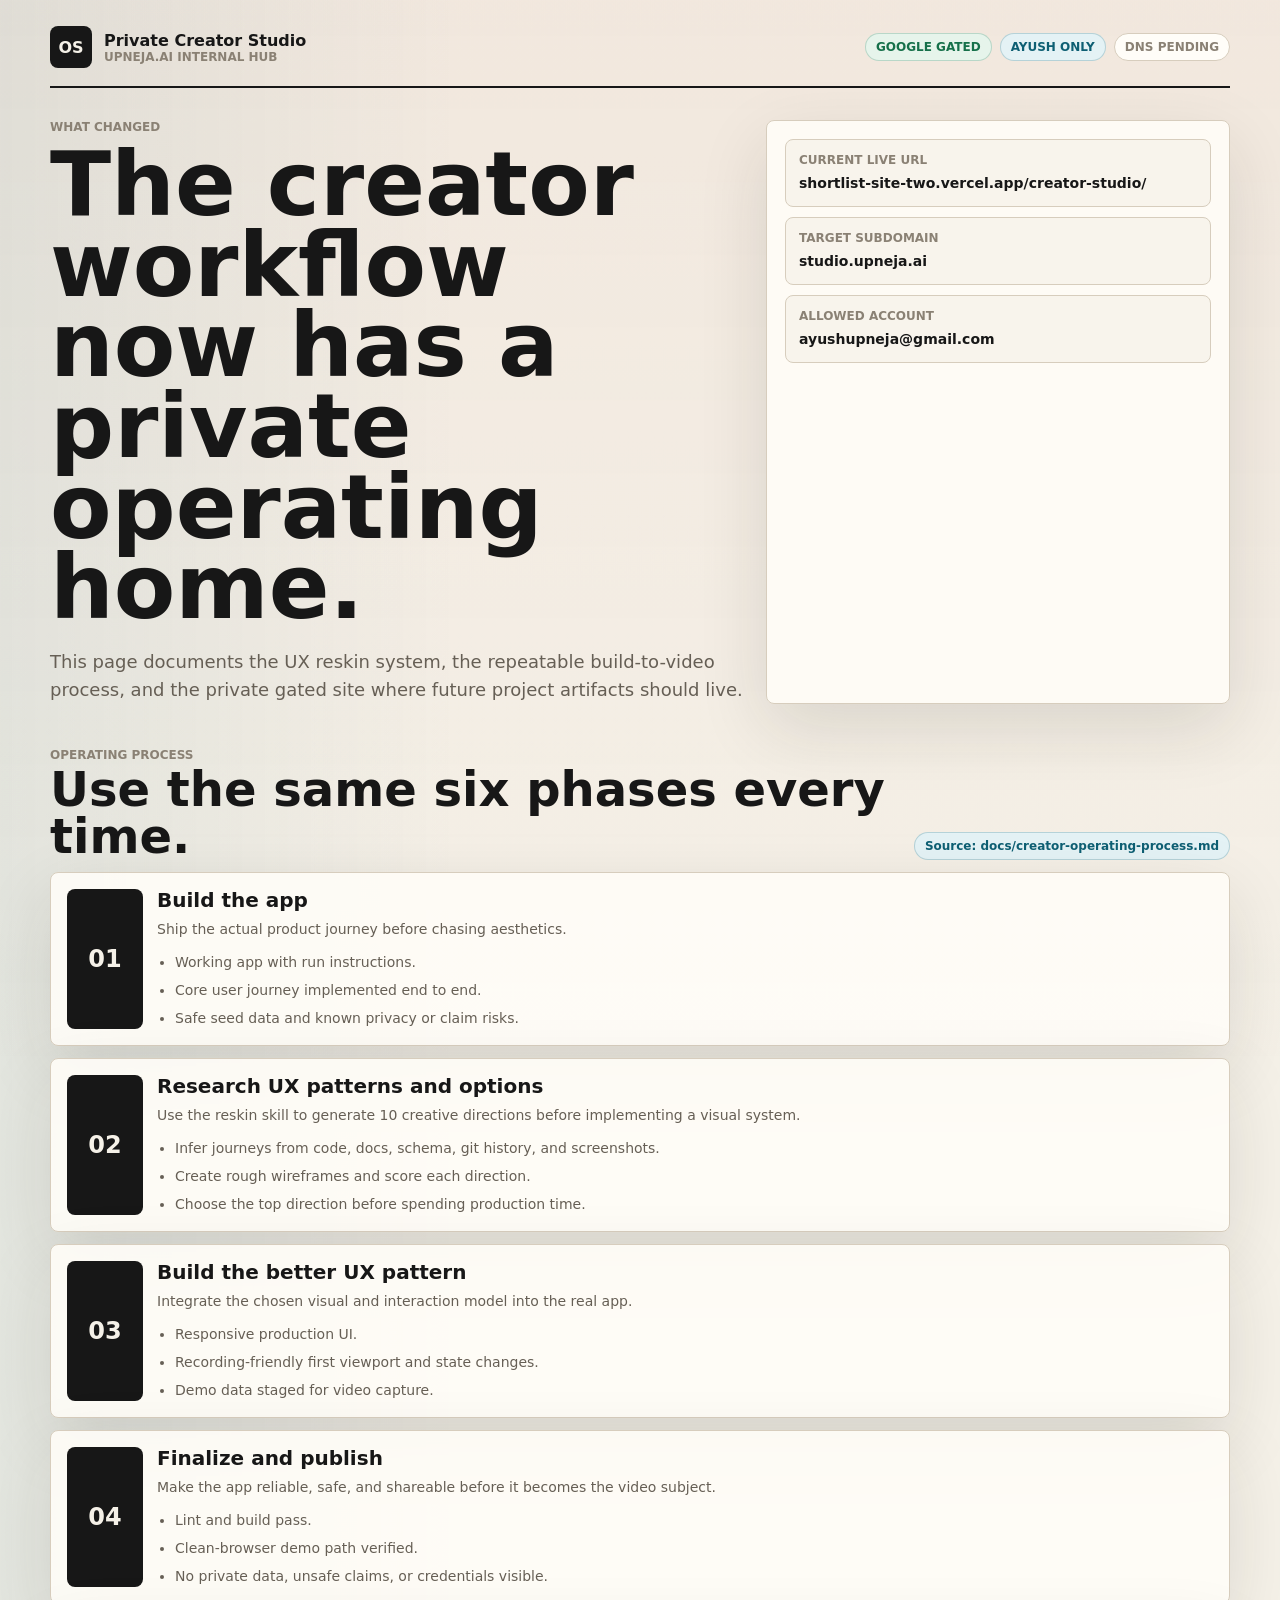
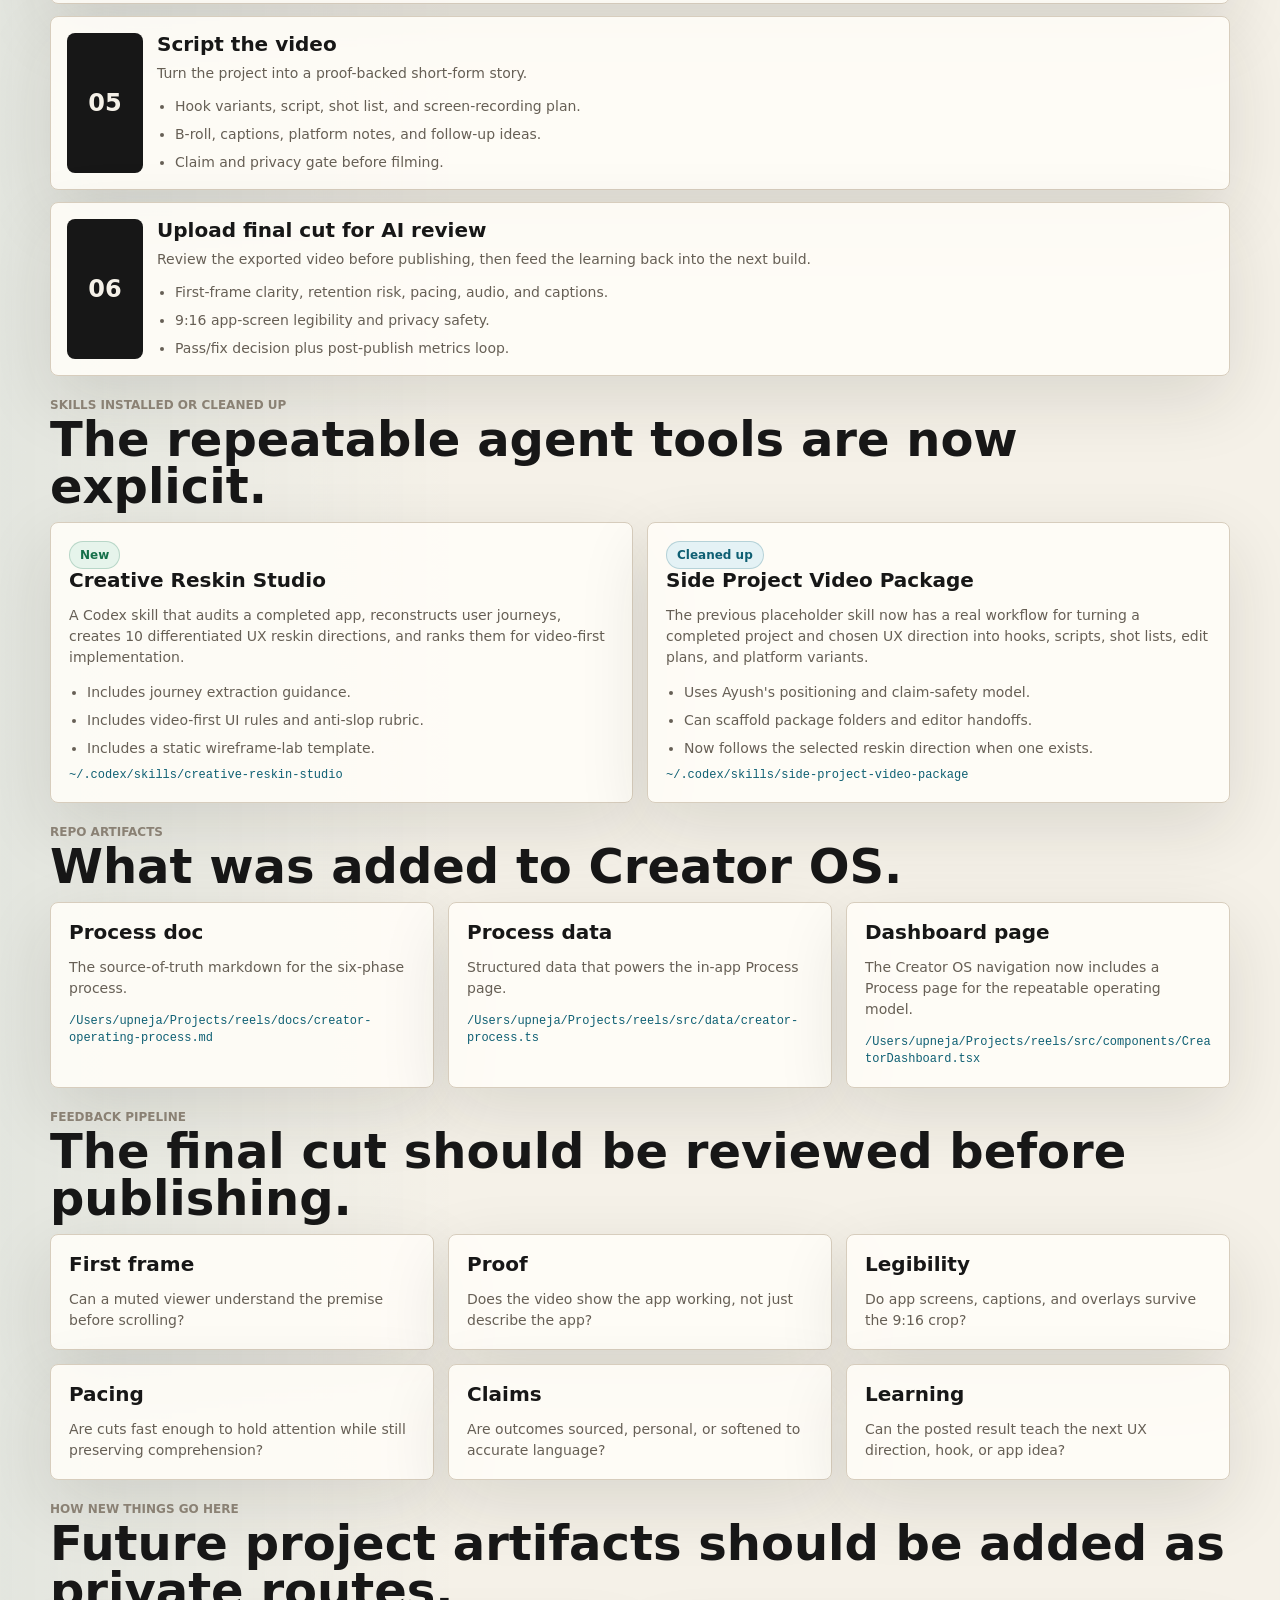
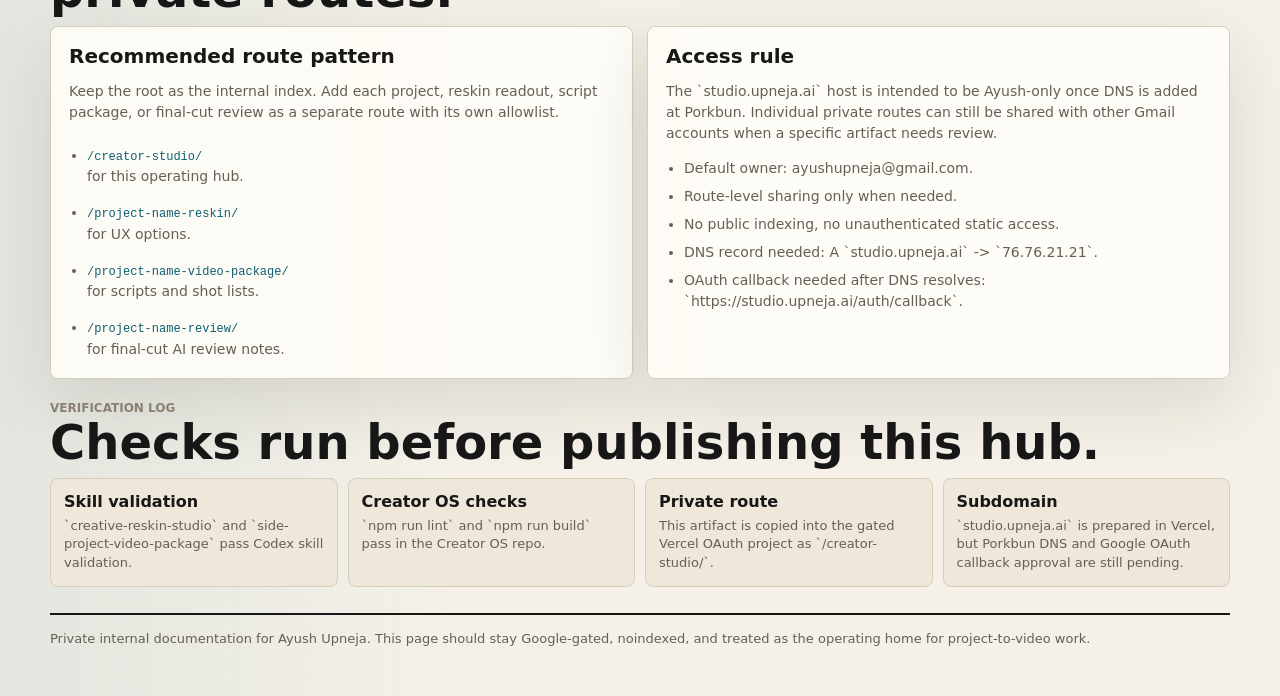
<file: shortlist-site/creator-studio/index.html>
<!doctype html>
<html lang="en">
  <head>
    <meta charset="utf-8" />
    <meta name="viewport" content="width=device-width, initial-scale=1" />
    <meta name="robots" content="noindex, nofollow" />
    <title>Private Creator Studio</title>
    <style>
      :root {
        --bg: #f5f1e8;
        --ink: #171717;
        --muted: #665f55;
        --soft: #8a8174;
        --line: #d7cdbd;
        --panel: #fffdf8;
        --panel-2: #eee7da;
        --accent: #0e5f73;
        --accent-2: #b84f38;
        --green: #16704a;
        --shadow: 0 24px 70px rgba(37, 31, 22, 0.12);
      }

      * {
        box-sizing: border-box;
      }

      html {
        background: var(--bg);
        color: var(--ink);
        font-family: Inter, ui-sans-serif, system-ui, -apple-system, BlinkMacSystemFont, "Segoe UI", sans-serif;
        letter-spacing: 0;
      }

      body {
        margin: 0;
        background:
          linear-gradient(90deg, rgba(14, 95, 115, 0.08), transparent 36%),
          linear-gradient(180deg, rgba(184, 79, 56, 0.06), transparent 28%),
          var(--bg);
      }

      a {
        color: inherit;
      }

      .shell {
        width: min(1180px, calc(100% - 32px));
        margin: 0 auto;
        padding: 26px 0 54px;
      }

      .topbar {
        display: flex;
        align-items: center;
        justify-content: space-between;
        gap: 18px;
        border-bottom: 2px solid var(--ink);
        padding-bottom: 18px;
      }

      .brand {
        display: flex;
        align-items: center;
        gap: 12px;
      }

      .mark {
        display: grid;
        width: 42px;
        height: 42px;
        place-items: center;
        border-radius: 8px;
        background: var(--ink);
        color: var(--bg);
        font-weight: 900;
      }

      .brand strong,
      .brand span {
        display: block;
      }

      .brand span,
      .status span,
      .eyebrow,
      .card-label {
        color: var(--soft);
        font-size: 12px;
        font-weight: 800;
        text-transform: uppercase;
      }

      .status {
        display: flex;
        flex-wrap: wrap;
        justify-content: flex-end;
        gap: 8px;
      }

      .pill {
        display: inline-flex;
        align-items: center;
        justify-content: center;
        min-height: 28px;
        border: 1px solid var(--line);
        border-radius: 999px;
        background: var(--panel);
        padding: 6px 10px;
        color: var(--muted);
        font-size: 12px;
        font-weight: 750;
        white-space: nowrap;
      }

      .pill.good {
        border-color: rgba(22, 112, 74, 0.22);
        background: #e6f4eb;
        color: var(--green);
      }

      .pill.accent {
        border-color: rgba(14, 95, 115, 0.22);
        background: #e4f2f5;
        color: var(--accent);
      }

      .hero {
        display: grid;
        grid-template-columns: minmax(0, 1.2fr) minmax(320px, 0.8fr);
        gap: 20px;
        padding: 32px 0 22px;
      }

      .hero h1 {
        max-width: 820px;
        margin: 10px 0 0;
        font-size: clamp(44px, 7vw, 92px);
        line-height: 0.9;
        letter-spacing: 0;
      }

      .hero p {
        max-width: 760px;
        margin: 20px 0 0;
        color: var(--muted);
        font-size: 18px;
        line-height: 1.55;
      }

      .hero-panel,
      .panel,
      .stage,
      .artifact,
      .skill-card,
      .check-card {
        border: 1px solid var(--line);
        border-radius: 8px;
        background: rgba(255, 253, 248, 0.9);
        box-shadow: var(--shadow);
      }

      .hero-panel {
        display: grid;
        gap: 10px;
        align-content: start;
        padding: 18px;
      }

      .hero-panel div {
        border: 1px solid var(--line);
        border-radius: 8px;
        background: #f8f4ec;
        padding: 13px;
      }

      .hero-panel strong,
      .hero-panel span {
        display: block;
      }

      .hero-panel strong {
        margin-top: 7px;
        font-size: 14px;
        line-height: 1.35;
      }

      .section {
        margin-top: 22px;
      }

      .section-head {
        display: flex;
        align-items: end;
        justify-content: space-between;
        gap: 18px;
        margin-bottom: 12px;
      }

      .section-head h2 {
        margin: 4px 0 0;
        font-size: clamp(28px, 4vw, 48px);
        line-height: 0.98;
      }

      .grid-2,
      .skill-grid,
      .artifact-grid {
        display: grid;
        grid-template-columns: repeat(2, minmax(0, 1fr));
        gap: 14px;
      }

      .pipeline {
        display: grid;
        gap: 12px;
      }

      .stage {
        display: grid;
        grid-template-columns: 76px minmax(0, 1fr);
        gap: 14px;
        padding: 16px;
      }

      .stage-number {
        display: grid;
        min-height: 100%;
        place-items: center;
        border-radius: 8px;
        background: var(--ink);
        color: var(--bg);
        font-size: 24px;
        font-weight: 900;
      }

      .stage h3,
      .panel h3,
      .skill-card h3,
      .artifact h3,
      .check-card h3 {
        margin: 0;
        font-size: 20px;
        line-height: 1.1;
      }

      .stage p,
      .panel p,
      .skill-card p,
      .artifact p,
      .check-card p,
      li {
        color: var(--muted);
        font-size: 14px;
        line-height: 1.5;
      }

      .stage p {
        margin: 8px 0 0;
      }

      .stage ul,
      .panel ul,
      .skill-card ul,
      .check-card ul {
        display: grid;
        gap: 7px;
        margin: 12px 0 0;
        padding-left: 18px;
      }

      .panel,
      .skill-card,
      .artifact,
      .check-card {
        padding: 18px;
      }

      .panel p:last-child,
      .skill-card p:last-child,
      .artifact p:last-child,
      .check-card p:last-child {
        margin-bottom: 0;
      }

      .artifact-grid {
        grid-template-columns: repeat(3, minmax(0, 1fr));
      }

      .artifact code,
      .skill-card code,
      .panel code {
        display: block;
        margin-top: 8px;
        overflow-wrap: anywhere;
        color: var(--accent);
        font-size: 12px;
        line-height: 1.45;
      }

      .check-grid {
        display: grid;
        grid-template-columns: repeat(3, minmax(0, 1fr));
        gap: 14px;
      }

      .timeline {
        display: grid;
        grid-template-columns: repeat(4, minmax(0, 1fr));
        gap: 10px;
      }

      .timeline div {
        border: 1px solid var(--line);
        border-radius: 8px;
        background: var(--panel-2);
        padding: 13px;
      }

      .timeline strong,
      .timeline span {
        display: block;
      }

      .timeline span {
        margin-top: 6px;
        color: var(--muted);
        font-size: 13px;
        line-height: 1.45;
      }

      .footer {
        margin-top: 26px;
        border-top: 2px solid var(--ink);
        padding-top: 16px;
        color: var(--muted);
        font-size: 13px;
      }

      @media (max-width: 900px) {
        .hero,
        .grid-2,
        .skill-grid,
        .artifact-grid,
        .check-grid,
        .timeline {
          grid-template-columns: 1fr;
        }

        .topbar,
        .section-head {
          align-items: start;
          flex-direction: column;
        }

        .status {
          justify-content: flex-start;
        }
      }

      @media (max-width: 640px) {
        .shell {
          width: min(100% - 24px, 1180px);
          padding-top: 18px;
        }

        .stage {
          grid-template-columns: 1fr;
        }

        .stage-number {
          min-height: 56px;
          place-items: center start;
          padding-left: 16px;
        }
      }
    </style>
  </head>
  <body>
    <main class="shell">
      <header class="topbar">
        <div class="brand">
          <div class="mark">OS</div>
          <div>
            <strong>Private Creator Studio</strong>
            <span>upneja.ai internal hub</span>
          </div>
        </div>
        <div class="status">
          <span class="pill good">Google gated</span>
          <span class="pill accent">Ayush only</span>
          <span class="pill">DNS pending</span>
        </div>
      </header>

      <section class="hero">
        <div>
          <div class="eyebrow">What changed</div>
          <h1>The creator workflow now has a private operating home.</h1>
          <p>
            This page documents the UX reskin system, the repeatable build-to-video process,
            and the private gated site where future project artifacts should live.
          </p>
        </div>
        <aside class="hero-panel" aria-label="Deployment summary">
          <div>
            <span class="card-label">Current live URL</span>
            <strong>shortlist-site-two.vercel.app/creator-studio/</strong>
          </div>
          <div>
            <span class="card-label">Target subdomain</span>
            <strong>studio.upneja.ai</strong>
          </div>
          <div>
            <span class="card-label">Allowed account</span>
            <strong>ayushupneja@gmail.com</strong>
          </div>
        </aside>
      </section>

      <section class="section">
        <div class="section-head">
          <div>
            <div class="eyebrow">Operating process</div>
            <h2>Use the same six phases every time.</h2>
          </div>
          <span class="pill accent">Source: docs/creator-operating-process.md</span>
        </div>
        <div class="pipeline">
          <article class="stage">
            <div class="stage-number">01</div>
            <div>
              <h3>Build the app</h3>
              <p>Ship the actual product journey before chasing aesthetics.</p>
              <ul>
                <li>Working app with run instructions.</li>
                <li>Core user journey implemented end to end.</li>
                <li>Safe seed data and known privacy or claim risks.</li>
              </ul>
            </div>
          </article>
          <article class="stage">
            <div class="stage-number">02</div>
            <div>
              <h3>Research UX patterns and options</h3>
              <p>Use the reskin skill to generate 10 creative directions before implementing a visual system.</p>
              <ul>
                <li>Infer journeys from code, docs, schema, git history, and screenshots.</li>
                <li>Create rough wireframes and score each direction.</li>
                <li>Choose the top direction before spending production time.</li>
              </ul>
            </div>
          </article>
          <article class="stage">
            <div class="stage-number">03</div>
            <div>
              <h3>Build the better UX pattern</h3>
              <p>Integrate the chosen visual and interaction model into the real app.</p>
              <ul>
                <li>Responsive production UI.</li>
                <li>Recording-friendly first viewport and state changes.</li>
                <li>Demo data staged for video capture.</li>
              </ul>
            </div>
          </article>
          <article class="stage">
            <div class="stage-number">04</div>
            <div>
              <h3>Finalize and publish</h3>
              <p>Make the app reliable, safe, and shareable before it becomes the video subject.</p>
              <ul>
                <li>Lint and build pass.</li>
                <li>Clean-browser demo path verified.</li>
                <li>No private data, unsafe claims, or credentials visible.</li>
              </ul>
            </div>
          </article>
          <article class="stage">
            <div class="stage-number">05</div>
            <div>
              <h3>Script the video</h3>
              <p>Turn the project into a proof-backed short-form story.</p>
              <ul>
                <li>Hook variants, script, shot list, and screen-recording plan.</li>
                <li>B-roll, captions, platform notes, and follow-up ideas.</li>
                <li>Claim and privacy gate before filming.</li>
              </ul>
            </div>
          </article>
          <article class="stage">
            <div class="stage-number">06</div>
            <div>
              <h3>Upload final cut for AI review</h3>
              <p>Review the exported video before publishing, then feed the learning back into the next build.</p>
              <ul>
                <li>First-frame clarity, retention risk, pacing, audio, and captions.</li>
                <li>9:16 app-screen legibility and privacy safety.</li>
                <li>Pass/fix decision plus post-publish metrics loop.</li>
              </ul>
            </div>
          </article>
        </div>
      </section>

      <section class="section">
        <div class="section-head">
          <div>
            <div class="eyebrow">Skills installed or cleaned up</div>
            <h2>The repeatable agent tools are now explicit.</h2>
          </div>
        </div>
        <div class="skill-grid">
          <article class="skill-card">
            <span class="pill good">New</span>
            <h3>Creative Reskin Studio</h3>
            <p>
              A Codex skill that audits a completed app, reconstructs user journeys,
              creates 10 differentiated UX reskin directions, and ranks them for video-first implementation.
            </p>
            <ul>
              <li>Includes journey extraction guidance.</li>
              <li>Includes video-first UI rules and anti-slop rubric.</li>
              <li>Includes a static wireframe-lab template.</li>
            </ul>
            <code>~/.codex/skills/creative-reskin-studio</code>
          </article>
          <article class="skill-card">
            <span class="pill accent">Cleaned up</span>
            <h3>Side Project Video Package</h3>
            <p>
              The previous placeholder skill now has a real workflow for turning a completed project
              and chosen UX direction into hooks, scripts, shot lists, edit plans, and platform variants.
            </p>
            <ul>
              <li>Uses Ayush's positioning and claim-safety model.</li>
              <li>Can scaffold package folders and editor handoffs.</li>
              <li>Now follows the selected reskin direction when one exists.</li>
            </ul>
            <code>~/.codex/skills/side-project-video-package</code>
          </article>
        </div>
      </section>

      <section class="section">
        <div class="section-head">
          <div>
            <div class="eyebrow">Repo artifacts</div>
            <h2>What was added to Creator OS.</h2>
          </div>
        </div>
        <div class="artifact-grid">
          <article class="artifact">
            <h3>Process doc</h3>
            <p>The source-of-truth markdown for the six-phase process.</p>
            <code>/Users/upneja/Projects/reels/docs/creator-operating-process.md</code>
          </article>
          <article class="artifact">
            <h3>Process data</h3>
            <p>Structured data that powers the in-app Process page.</p>
            <code>/Users/upneja/Projects/reels/src/data/creator-process.ts</code>
          </article>
          <article class="artifact">
            <h3>Dashboard page</h3>
            <p>The Creator OS navigation now includes a Process page for the repeatable operating model.</p>
            <code>/Users/upneja/Projects/reels/src/components/CreatorDashboard.tsx</code>
          </article>
        </div>
      </section>

      <section class="section">
        <div class="section-head">
          <div>
            <div class="eyebrow">Feedback pipeline</div>
            <h2>The final cut should be reviewed before publishing.</h2>
          </div>
        </div>
        <div class="check-grid">
          <article class="check-card">
            <h3>First frame</h3>
            <p>Can a muted viewer understand the premise before scrolling?</p>
          </article>
          <article class="check-card">
            <h3>Proof</h3>
            <p>Does the video show the app working, not just describe the app?</p>
          </article>
          <article class="check-card">
            <h3>Legibility</h3>
            <p>Do app screens, captions, and overlays survive the 9:16 crop?</p>
          </article>
          <article class="check-card">
            <h3>Pacing</h3>
            <p>Are cuts fast enough to hold attention while still preserving comprehension?</p>
          </article>
          <article class="check-card">
            <h3>Claims</h3>
            <p>Are outcomes sourced, personal, or softened to accurate language?</p>
          </article>
          <article class="check-card">
            <h3>Learning</h3>
            <p>Can the posted result teach the next UX direction, hook, or app idea?</p>
          </article>
        </div>
      </section>

      <section class="section">
        <div class="section-head">
          <div>
            <div class="eyebrow">How new things go here</div>
            <h2>Future project artifacts should be added as private routes.</h2>
          </div>
        </div>
        <div class="grid-2">
          <article class="panel">
            <h3>Recommended route pattern</h3>
            <p>
              Keep the root as the internal index. Add each project, reskin readout, script package,
              or final-cut review as a separate route with its own allowlist.
            </p>
            <ul>
              <li><code>/creator-studio/</code> for this operating hub.</li>
              <li><code>/project-name-reskin/</code> for UX options.</li>
              <li><code>/project-name-video-package/</code> for scripts and shot lists.</li>
              <li><code>/project-name-review/</code> for final-cut AI review notes.</li>
            </ul>
          </article>
          <article class="panel">
            <h3>Access rule</h3>
            <p>
              The `studio.upneja.ai` host is intended to be Ayush-only once DNS is added at Porkbun.
              Individual private routes can still be shared with other Gmail accounts when a specific artifact needs review.
            </p>
            <ul>
              <li>Default owner: ayushupneja@gmail.com.</li>
              <li>Route-level sharing only when needed.</li>
              <li>No public indexing, no unauthenticated static access.</li>
              <li>DNS record needed: A `studio.upneja.ai` -> `76.76.21.21`.</li>
              <li>OAuth callback needed after DNS resolves: `https://studio.upneja.ai/auth/callback`.</li>
            </ul>
          </article>
        </div>
      </section>

      <section class="section">
        <div class="section-head">
          <div>
            <div class="eyebrow">Verification log</div>
            <h2>Checks run before publishing this hub.</h2>
          </div>
        </div>
        <div class="timeline">
          <div>
            <strong>Skill validation</strong>
            <span>`creative-reskin-studio` and `side-project-video-package` pass Codex skill validation.</span>
          </div>
          <div>
            <strong>Creator OS checks</strong>
            <span>`npm run lint` and `npm run build` pass in the Creator OS repo.</span>
          </div>
          <div>
            <strong>Private route</strong>
            <span>This artifact is copied into the gated Vercel OAuth project as `/creator-studio/`.</span>
          </div>
          <div>
            <strong>Subdomain</strong>
            <span>`studio.upneja.ai` is prepared in Vercel, but Porkbun DNS and Google OAuth callback approval are still pending.</span>
          </div>
        </div>
      </section>

      <footer class="footer">
        Private internal documentation for Ayush Upneja. This page should stay Google-gated, noindexed,
        and treated as the operating home for project-to-video work.
      </footer>
    </main>
  </body>
</html>
</file>
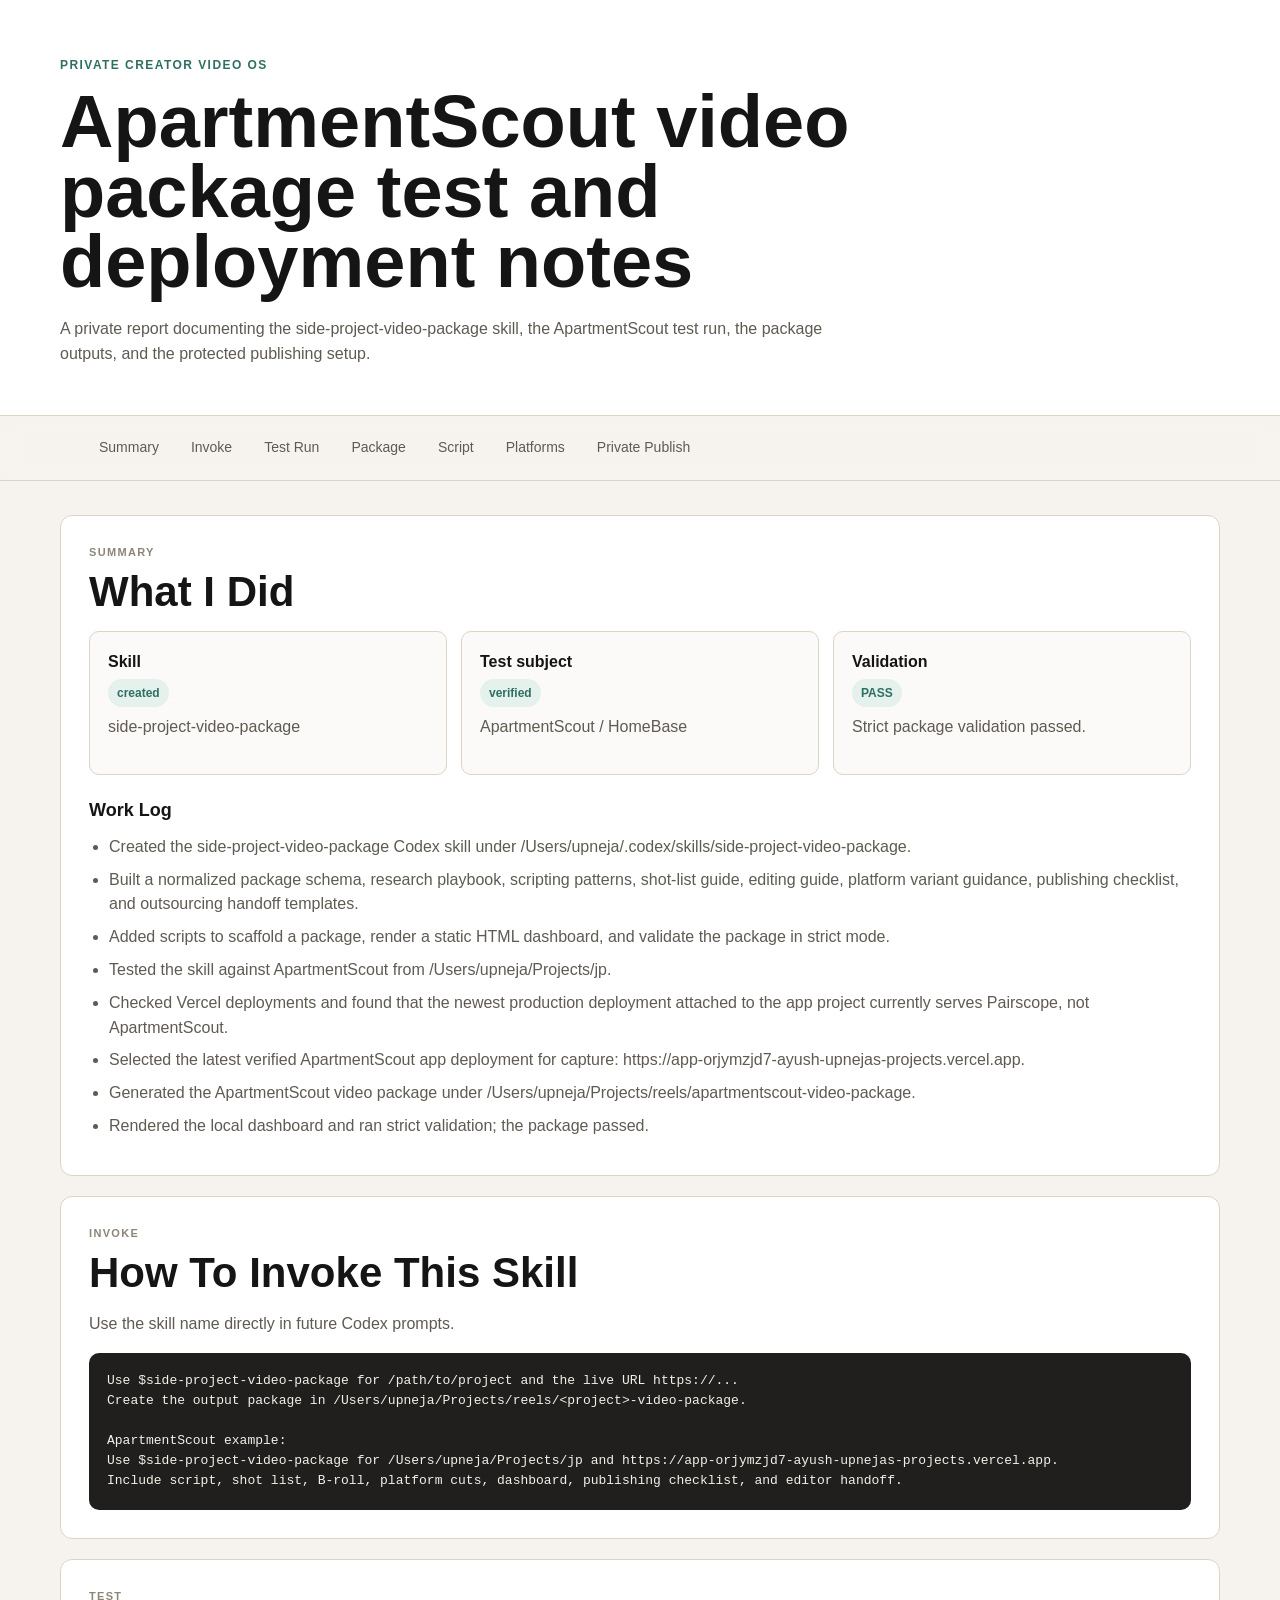
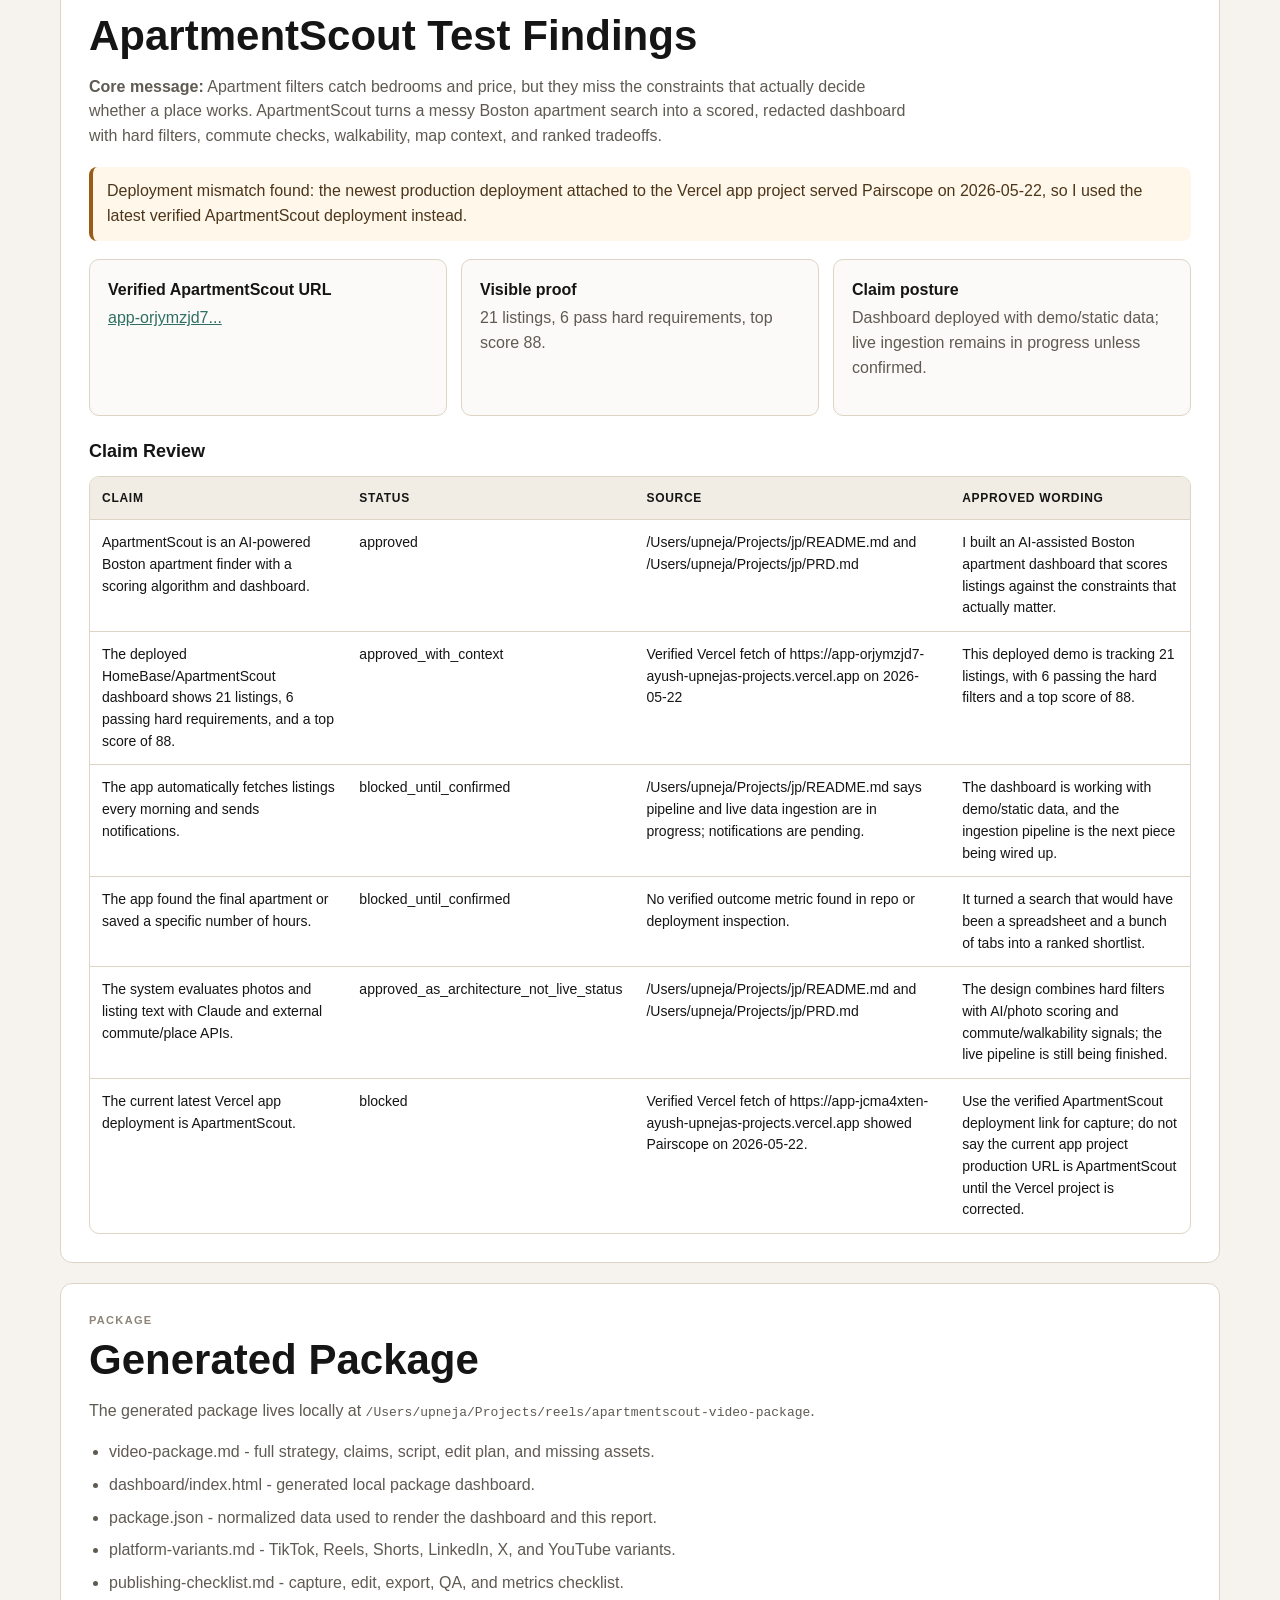
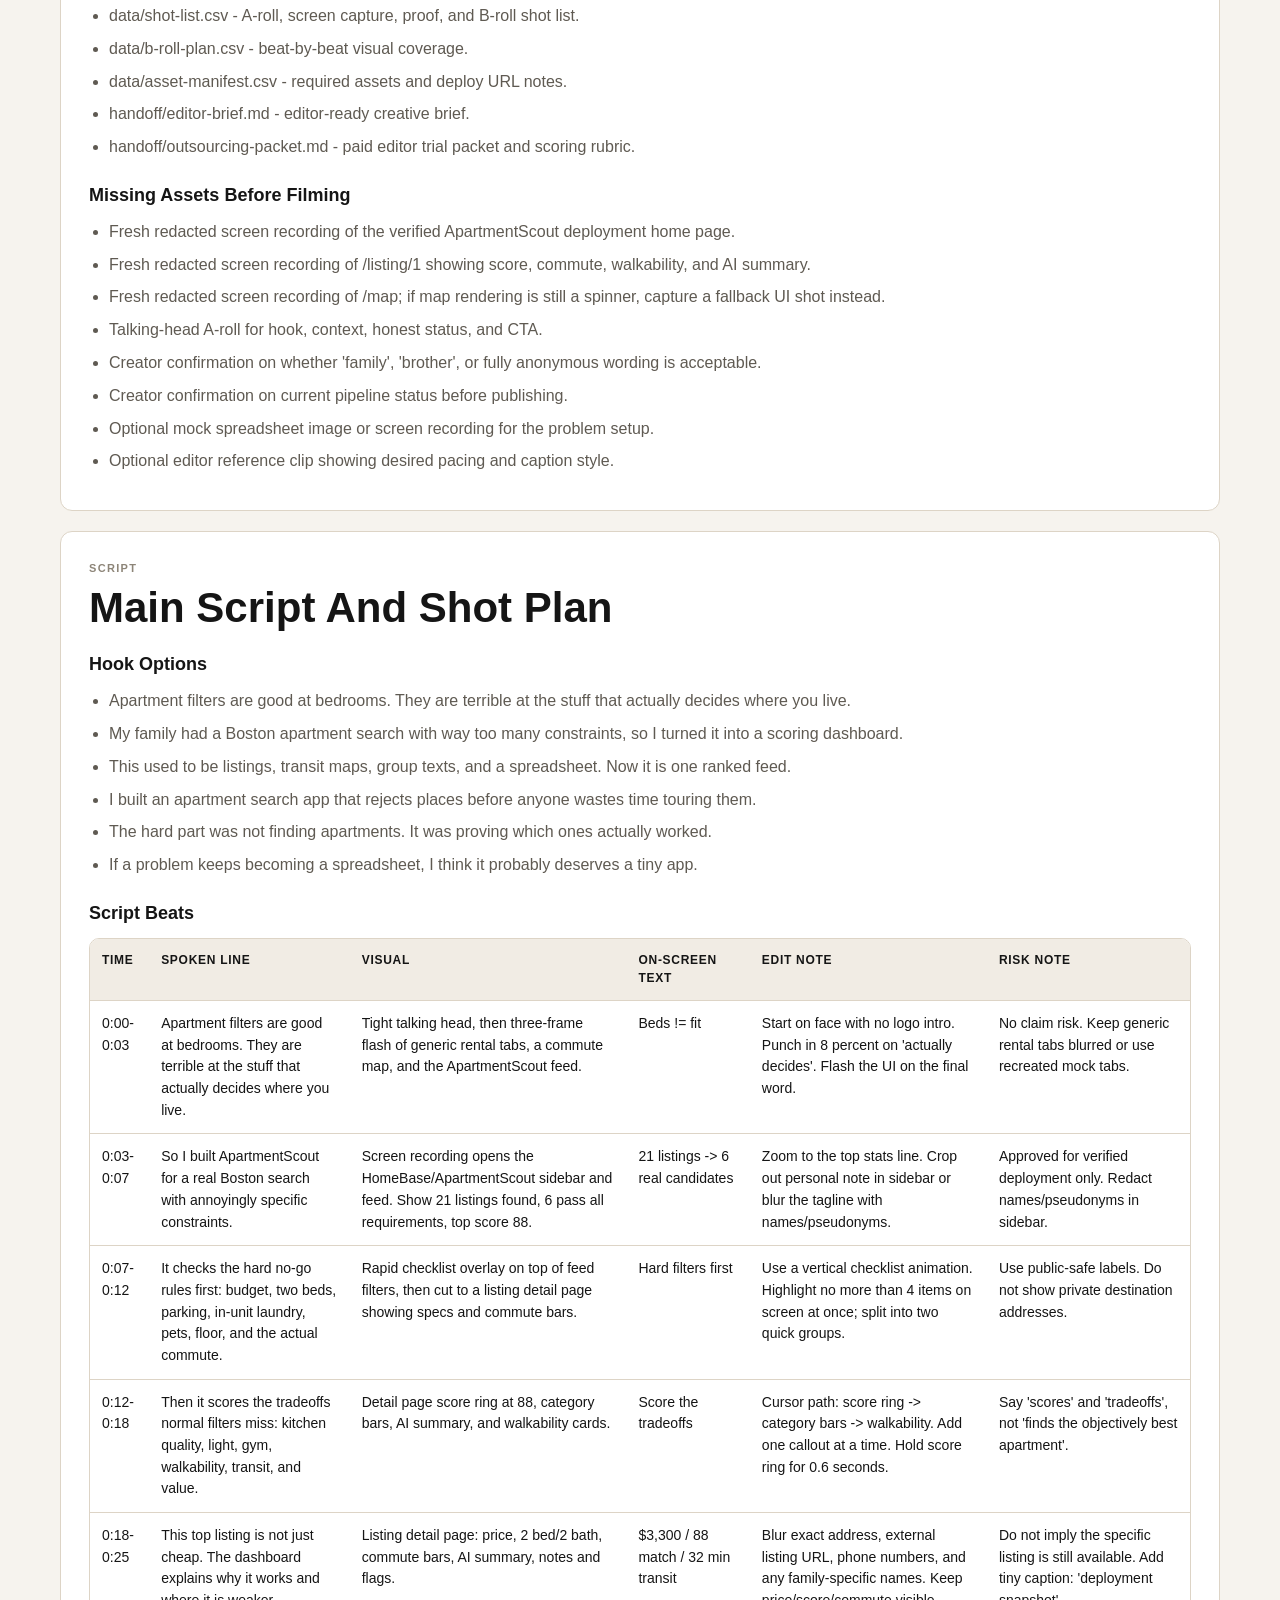
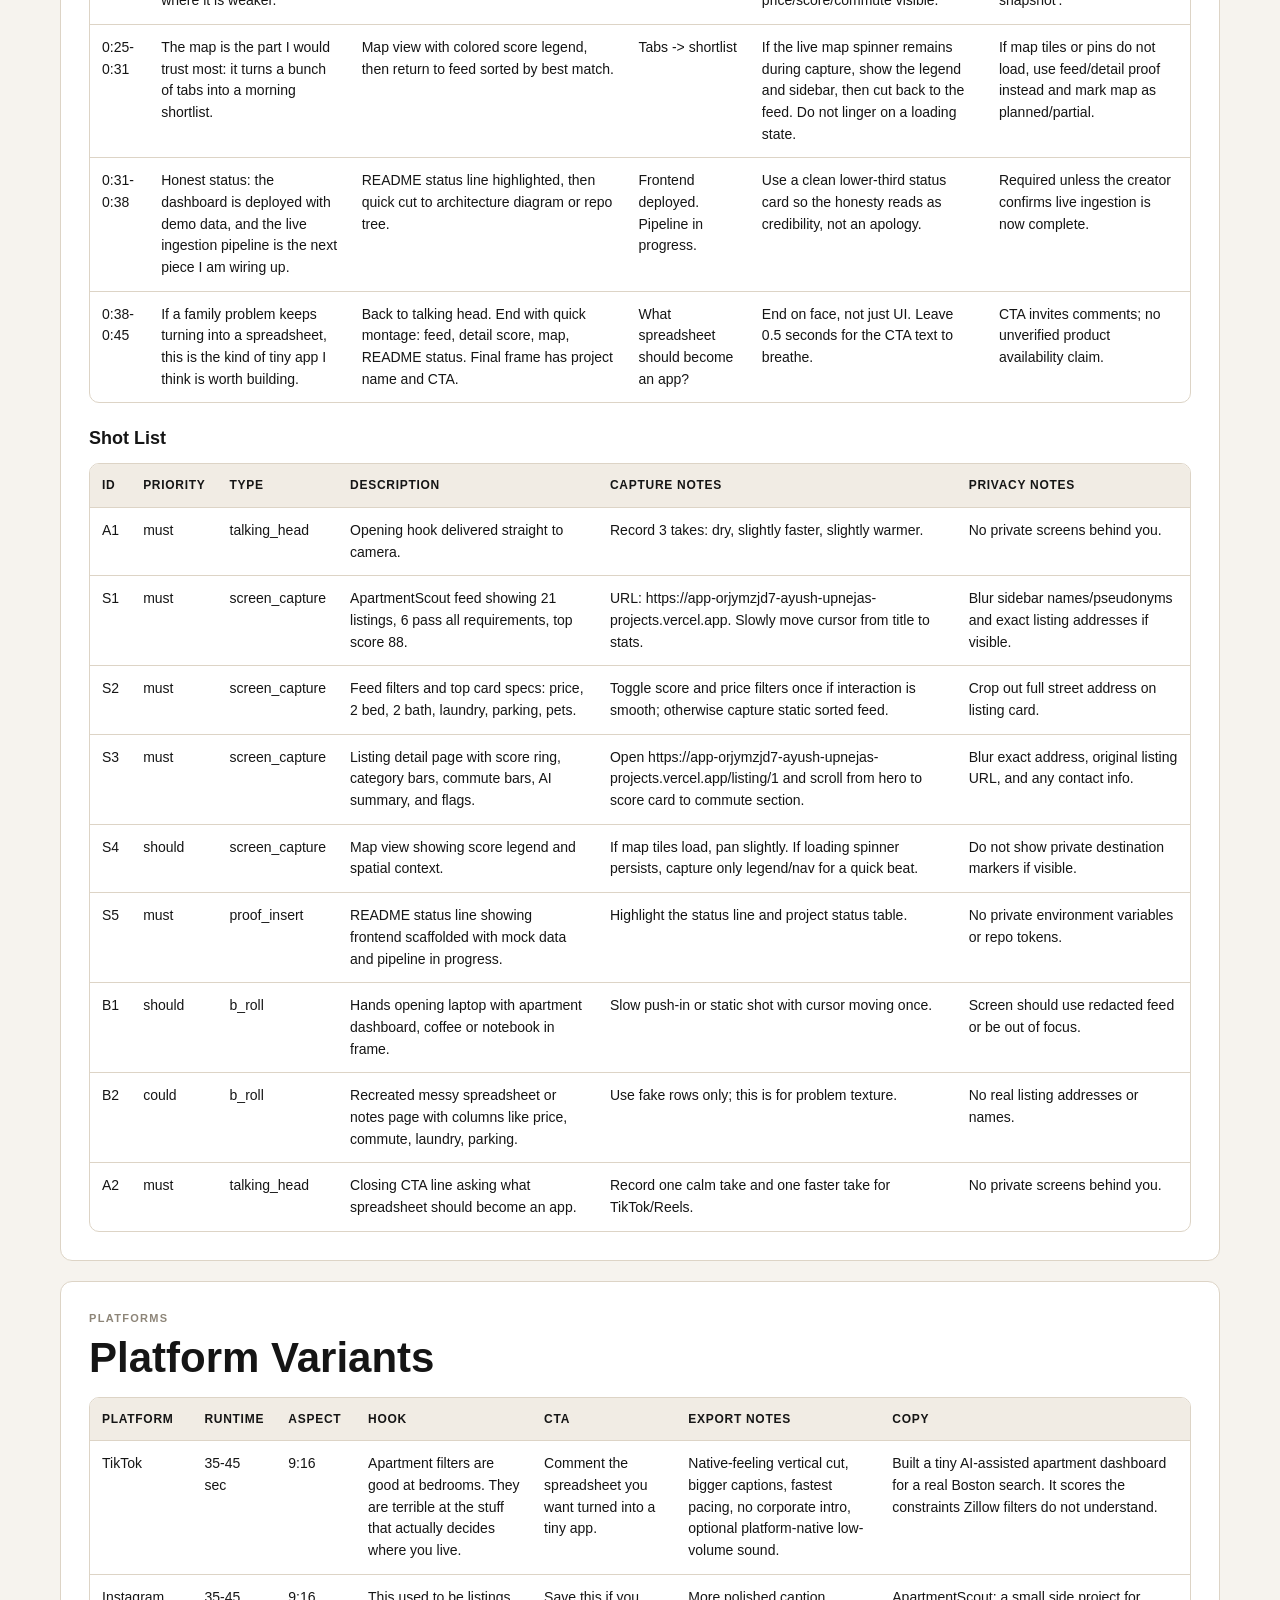
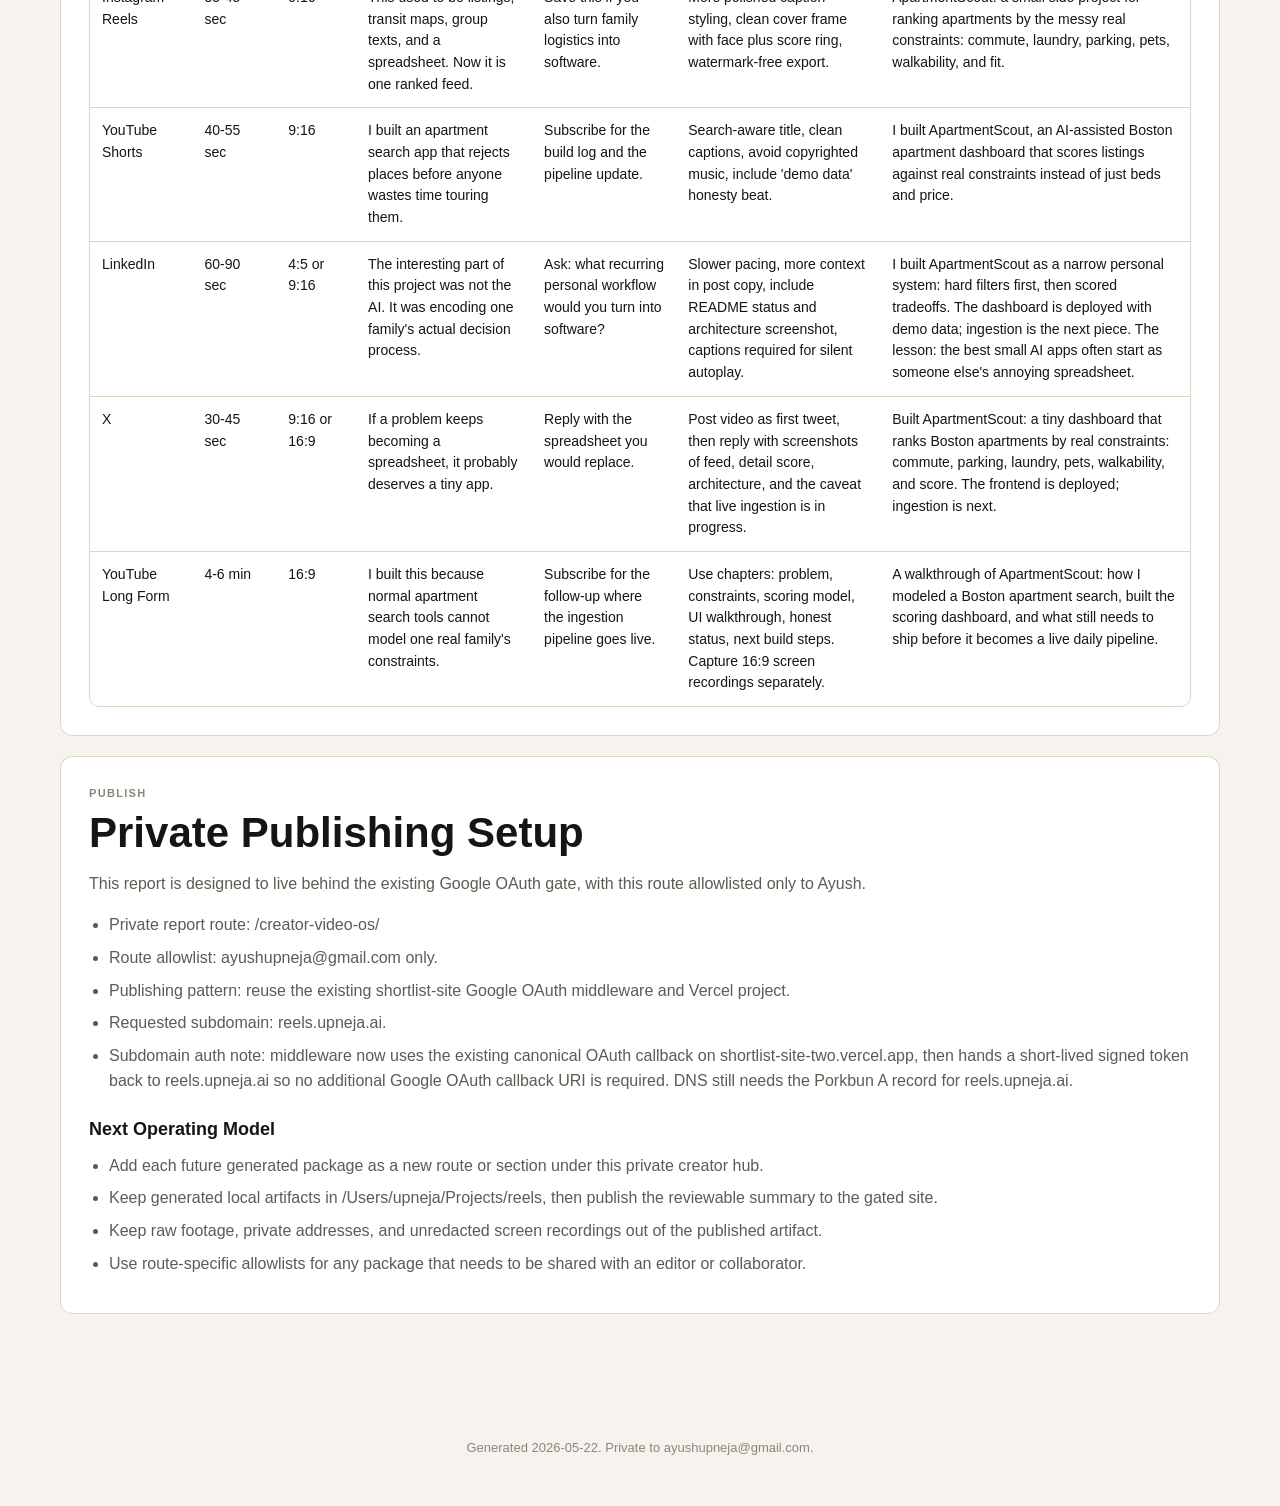
<file: shortlist-site/creator-video-os/index.html>
<!doctype html>
<html lang="en">
<head>
  <meta charset="utf-8">
  <meta name="viewport" content="width=device-width, initial-scale=1">
  <meta name="robots" content="noindex, nofollow">
  <title>Creator Video OS - ApartmentScout Test</title>
  <style>
    :root {
      color-scheme: light;
      --bg: #f6f3ee;
      --paper: #ffffff;
      --ink: #151515;
      --muted: #5f5a52;
      --faint: #8d8578;
      --line: #ddd4c6;
      --accent: #2f6f63;
      --accent-soft: #e4f1ec;
      --warn: #9a5b17;
      --code: #201f1d;
    }
    * { box-sizing: border-box; }
    body {
      margin: 0;
      background: var(--bg);
      color: var(--ink);
      font-family: ui-sans-serif, -apple-system, BlinkMacSystemFont, "Segoe UI", sans-serif;
      line-height: 1.55;
    }
    header {
      padding: 56px 28px 32px;
      border-bottom: 1px solid var(--line);
      background: var(--paper);
    }
    .wrap { max-width: 1160px; margin: 0 auto; }
    .eyebrow {
      color: var(--accent);
      font-size: 12px;
      font-weight: 700;
      letter-spacing: .12em;
      text-transform: uppercase;
      margin-bottom: 12px;
    }
    h1 {
      margin: 0;
      max-width: 900px;
      font-size: clamp(38px, 7vw, 74px);
      line-height: .95;
      letter-spacing: 0;
    }
    h2 {
      margin: 0 0 18px;
      font-size: clamp(26px, 4vw, 42px);
      line-height: 1;
      letter-spacing: 0;
    }
    h3 { margin: 22px 0 10px; font-size: 18px; }
    p { margin: 0 0 16px; color: var(--muted); max-width: 820px; }
    a { color: var(--accent); }
    nav {
      position: sticky;
      top: 0;
      z-index: 5;
      background: rgba(246, 243, 238, .92);
      backdrop-filter: blur(10px);
      border-bottom: 1px solid var(--line);
    }
    nav .wrap {
      display: flex;
      gap: 10px;
      overflow-x: auto;
      padding: 12px 28px;
    }
    nav a {
      display: inline-flex;
      white-space: nowrap;
      text-decoration: none;
      color: var(--muted);
      padding: 8px 10px;
      border: 1px solid transparent;
      border-radius: 8px;
      font-size: 14px;
    }
    nav a:hover { border-color: var(--line); color: var(--ink); background: var(--paper); }
    main { padding: 34px 28px 80px; }
    section {
      background: var(--paper);
      border: 1px solid var(--line);
      border-radius: 12px;
      padding: 28px;
      margin: 0 auto 20px;
      max-width: 1160px;
    }
    .section-kicker {
      color: var(--faint);
      font-size: 11px;
      font-weight: 700;
      letter-spacing: .12em;
      text-transform: uppercase;
      margin-bottom: 10px;
    }
    .grid {
      display: grid;
      grid-template-columns: repeat(3, minmax(0, 1fr));
      gap: 14px;
    }
    .card {
      border: 1px solid var(--line);
      border-radius: 10px;
      padding: 18px;
      background: #fbfaf8;
    }
    .card strong { display: block; margin-bottom: 4px; }
    .pill {
      display: inline-flex;
      padding: 5px 9px;
      border-radius: 999px;
      background: var(--accent-soft);
      color: var(--accent);
      font-size: 12px;
      font-weight: 700;
      margin-right: 8px;
      margin-bottom: 8px;
    }
    ul { margin: 0; padding-left: 20px; color: var(--muted); }
    li { margin: 8px 0; }
    pre {
      margin: 0;
      padding: 18px;
      background: var(--code);
      color: #f4efe8;
      border-radius: 10px;
      overflow-x: auto;
      font-size: 13px;
      line-height: 1.55;
    }
    .table-wrap { overflow-x: auto; border: 1px solid var(--line); border-radius: 10px; }
    table { width: 100%; border-collapse: collapse; min-width: 820px; }
    th, td { text-align: left; vertical-align: top; padding: 12px; border-bottom: 1px solid var(--line); font-size: 14px; }
    th { background: #f1ece4; color: var(--ink); font-size: 12px; text-transform: uppercase; letter-spacing: .06em; }
    tr:last-child td { border-bottom: 0; }
    .note {
      border-left: 4px solid var(--warn);
      padding: 12px 14px;
      background: #fff7e9;
      color: #4c361b;
      border-radius: 8px;
      margin: 18px 0;
    }
    footer {
      color: var(--faint);
      font-size: 13px;
      padding: 24px 28px 48px;
      text-align: center;
    }
    @media (max-width: 760px) {
      header { padding-top: 38px; }
      .grid { grid-template-columns: 1fr; }
      section { padding: 22px; }
    }
  </style>
</head>
<body>
  <header>
    <div class="wrap">
      <div class="eyebrow">Private Creator Video OS</div>
      <h1>ApartmentScout video package test and deployment notes</h1>
      <p style="margin-top:20px;">A private report documenting the side-project-video-package skill, the ApartmentScout test run, the package outputs, and the protected publishing setup.</p>
    </div>
  </header>
  <nav>
    <div class="wrap">
      <a href="#summary">Summary</a>
      <a href="#invoke">Invoke</a>
      <a href="#test">Test Run</a>
      <a href="#package">Package</a>
      <a href="#script">Script</a>
      <a href="#platforms">Platforms</a>
      <a href="#publish">Private Publish</a>
    </div>
  </nav>
  <main>
    <section id="summary"><div class="section-kicker">summary</div><h2>What I Did</h2>
      <div class="grid">
        <div class="card"><strong>Skill</strong><span class="pill">created</span><p>side-project-video-package</p></div>
        <div class="card"><strong>Test subject</strong><span class="pill">verified</span><p>ApartmentScout / HomeBase</p></div>
        <div class="card"><strong>Validation</strong><span class="pill">PASS</span><p>Strict package validation passed.</p></div>
      </div>
      <h3>Work Log</h3>
      <ul><li>Created the side-project-video-package Codex skill under /Users/upneja/.codex/skills/side-project-video-package.</li><li>Built a normalized package schema, research playbook, scripting patterns, shot-list guide, editing guide, platform variant guidance, publishing checklist, and outsourcing handoff templates.</li><li>Added scripts to scaffold a package, render a static HTML dashboard, and validate the package in strict mode.</li><li>Tested the skill against ApartmentScout from /Users/upneja/Projects/jp.</li><li>Checked Vercel deployments and found that the newest production deployment attached to the app project currently serves Pairscope, not ApartmentScout.</li><li>Selected the latest verified ApartmentScout app deployment for capture: https://app-orjymzjd7-ayush-upnejas-projects.vercel.app.</li><li>Generated the ApartmentScout video package under /Users/upneja/Projects/reels/apartmentscout-video-package.</li><li>Rendered the local dashboard and ran strict validation; the package passed.</li></ul>
    </section>
    <section id="invoke"><div class="section-kicker">invoke</div><h2>How To Invoke This Skill</h2>
      <p>Use the skill name directly in future Codex prompts.</p>
      <pre>Use $side-project-video-package for /path/to/project and the live URL https://...
Create the output package in /Users/upneja/Projects/reels/&lt;project&gt;-video-package.

ApartmentScout example:
Use $side-project-video-package for /Users/upneja/Projects/jp and https://app-orjymzjd7-ayush-upnejas-projects.vercel.app.
Include script, shot list, B-roll, platform cuts, dashboard, publishing checklist, and editor handoff.</pre>
    </section>
    <section id="test"><div class="section-kicker">test</div><h2>ApartmentScout Test Findings</h2>
      <p><strong>Core message:</strong> Apartment filters catch bedrooms and price, but they miss the constraints that actually decide whether a place works. ApartmentScout turns a messy Boston apartment search into a scored, redacted dashboard with hard filters, commute checks, walkability, map context, and ranked tradeoffs.</p>
      <div class="note">Deployment mismatch found: the newest production deployment attached to the Vercel app project served Pairscope on 2026-05-22, so I used the latest verified ApartmentScout deployment instead.</div>
      <div class="grid">
        <div class="card"><strong>Verified ApartmentScout URL</strong><p><a href="https://app-orjymzjd7-ayush-upnejas-projects.vercel.app">app-orjymzjd7...</a></p></div>
        <div class="card"><strong>Visible proof</strong><p>21 listings, 6 pass hard requirements, top score 88.</p></div>
        <div class="card"><strong>Claim posture</strong><p>Dashboard deployed with demo/static data; live ingestion remains in progress unless confirmed.</p></div>
      </div>
      <h3>Claim Review</h3>
      <div class="table-wrap"><table><thead><tr><th>Claim</th><th>Status</th><th>Source</th><th>Approved Wording</th></tr></thead><tbody><tr><td>ApartmentScout is an AI-powered Boston apartment finder with a scoring algorithm and dashboard.</td><td>approved</td><td>/Users/upneja/Projects/jp/README.md and /Users/upneja/Projects/jp/PRD.md</td><td>I built an AI-assisted Boston apartment dashboard that scores listings against the constraints that actually matter.</td></tr><tr><td>The deployed HomeBase/ApartmentScout dashboard shows 21 listings, 6 passing hard requirements, and a top score of 88.</td><td>approved_with_context</td><td>Verified Vercel fetch of https://app-orjymzjd7-ayush-upnejas-projects.vercel.app on 2026-05-22</td><td>This deployed demo is tracking 21 listings, with 6 passing the hard filters and a top score of 88.</td></tr><tr><td>The app automatically fetches listings every morning and sends notifications.</td><td>blocked_until_confirmed</td><td>/Users/upneja/Projects/jp/README.md says pipeline and live data ingestion are in progress; notifications are pending.</td><td>The dashboard is working with demo/static data, and the ingestion pipeline is the next piece being wired up.</td></tr><tr><td>The app found the final apartment or saved a specific number of hours.</td><td>blocked_until_confirmed</td><td>No verified outcome metric found in repo or deployment inspection.</td><td>It turned a search that would have been a spreadsheet and a bunch of tabs into a ranked shortlist.</td></tr><tr><td>The system evaluates photos and listing text with Claude and external commute/place APIs.</td><td>approved_as_architecture_not_live_status</td><td>/Users/upneja/Projects/jp/README.md and /Users/upneja/Projects/jp/PRD.md</td><td>The design combines hard filters with AI/photo scoring and commute/walkability signals; the live pipeline is still being finished.</td></tr><tr><td>The current latest Vercel app deployment is ApartmentScout.</td><td>blocked</td><td>Verified Vercel fetch of https://app-jcma4xten-ayush-upnejas-projects.vercel.app showed Pairscope on 2026-05-22.</td><td>Use the verified ApartmentScout deployment link for capture; do not say the current app project production URL is ApartmentScout until the Vercel project is corrected.</td></tr></tbody></table></div>
    </section>
    <section id="package"><div class="section-kicker">package</div><h2>Generated Package</h2>
      <p>The generated package lives locally at <code>/Users/upneja/Projects/reels/apartmentscout-video-package</code>.</p>
      <ul><li>video-package.md - full strategy, claims, script, edit plan, and missing assets.</li><li>dashboard/index.html - generated local package dashboard.</li><li>package.json - normalized data used to render the dashboard and this report.</li><li>platform-variants.md - TikTok, Reels, Shorts, LinkedIn, X, and YouTube variants.</li><li>publishing-checklist.md - capture, edit, export, QA, and metrics checklist.</li><li>data/shot-list.csv - A-roll, screen capture, proof, and B-roll shot list.</li><li>data/b-roll-plan.csv - beat-by-beat visual coverage.</li><li>data/asset-manifest.csv - required assets and deploy URL notes.</li><li>handoff/editor-brief.md - editor-ready creative brief.</li><li>handoff/outsourcing-packet.md - paid editor trial packet and scoring rubric.</li></ul>
      <h3>Missing Assets Before Filming</h3>
      <ul><li>Fresh redacted screen recording of the verified ApartmentScout deployment home page.</li><li>Fresh redacted screen recording of /listing/1 showing score, commute, walkability, and AI summary.</li><li>Fresh redacted screen recording of /map; if map rendering is still a spinner, capture a fallback UI shot instead.</li><li>Talking-head A-roll for hook, context, honest status, and CTA.</li><li>Creator confirmation on whether &#39;family&#39;, &#39;brother&#39;, or fully anonymous wording is acceptable.</li><li>Creator confirmation on current pipeline status before publishing.</li><li>Optional mock spreadsheet image or screen recording for the problem setup.</li><li>Optional editor reference clip showing desired pacing and caption style.</li></ul>
    </section>
    <section id="script"><div class="section-kicker">script</div><h2>Main Script And Shot Plan</h2>
      <h3>Hook Options</h3>
      <ul><li>Apartment filters are good at bedrooms. They are terrible at the stuff that actually decides where you live.</li><li>My family had a Boston apartment search with way too many constraints, so I turned it into a scoring dashboard.</li><li>This used to be listings, transit maps, group texts, and a spreadsheet. Now it is one ranked feed.</li><li>I built an apartment search app that rejects places before anyone wastes time touring them.</li><li>The hard part was not finding apartments. It was proving which ones actually worked.</li><li>If a problem keeps becoming a spreadsheet, I think it probably deserves a tiny app.</li></ul>
      <h3>Script Beats</h3>
      <div class="table-wrap"><table><thead><tr><th>Time</th><th>Spoken Line</th><th>Visual</th><th>On-Screen Text</th><th>Edit Note</th><th>Risk Note</th></tr></thead><tbody><tr><td>0:00-0:03</td><td>Apartment filters are good at bedrooms. They are terrible at the stuff that actually decides where you live.</td><td>Tight talking head, then three-frame flash of generic rental tabs, a commute map, and the ApartmentScout feed.</td><td>Beds != fit</td><td>Start on face with no logo intro. Punch in 8 percent on &#39;actually decides&#39;. Flash the UI on the final word.</td><td>No claim risk. Keep generic rental tabs blurred or use recreated mock tabs.</td></tr><tr><td>0:03-0:07</td><td>So I built ApartmentScout for a real Boston search with annoyingly specific constraints.</td><td>Screen recording opens the HomeBase/ApartmentScout sidebar and feed. Show 21 listings found, 6 pass all requirements, top score 88.</td><td>21 listings -&gt; 6 real candidates</td><td>Zoom to the top stats line. Crop out personal note in sidebar or blur the tagline with names/pseudonyms.</td><td>Approved for verified deployment only. Redact names/pseudonyms in sidebar.</td></tr><tr><td>0:07-0:12</td><td>It checks the hard no-go rules first: budget, two beds, parking, in-unit laundry, pets, floor, and the actual commute.</td><td>Rapid checklist overlay on top of feed filters, then cut to a listing detail page showing specs and commute bars.</td><td>Hard filters first</td><td>Use a vertical checklist animation. Highlight no more than 4 items on screen at once; split into two quick groups.</td><td>Use public-safe labels. Do not show private destination addresses.</td></tr><tr><td>0:12-0:18</td><td>Then it scores the tradeoffs normal filters miss: kitchen quality, light, gym, walkability, transit, and value.</td><td>Detail page score ring at 88, category bars, AI summary, and walkability cards.</td><td>Score the tradeoffs</td><td>Cursor path: score ring -&gt; category bars -&gt; walkability. Add one callout at a time. Hold score ring for 0.6 seconds.</td><td>Say &#39;scores&#39; and &#39;tradeoffs&#39;, not &#39;finds the objectively best apartment&#39;.</td></tr><tr><td>0:18-0:25</td><td>This top listing is not just cheap. The dashboard explains why it works and where it is weaker.</td><td>Listing detail page: price, 2 bed/2 bath, commute bars, AI summary, notes and flags.</td><td>$3,300 / 88 match / 32 min transit</td><td>Blur exact address, external listing URL, phone numbers, and any family-specific names. Keep price/score/commute visible.</td><td>Do not imply the specific listing is still available. Add tiny caption: &#39;deployment snapshot&#39;.</td></tr><tr><td>0:25-0:31</td><td>The map is the part I would trust most: it turns a bunch of tabs into a morning shortlist.</td><td>Map view with colored score legend, then return to feed sorted by best match.</td><td>Tabs -&gt; shortlist</td><td>If the live map spinner remains during capture, show the legend and sidebar, then cut back to the feed. Do not linger on a loading state.</td><td>If map tiles or pins do not load, use feed/detail proof instead and mark map as planned/partial.</td></tr><tr><td>0:31-0:38</td><td>Honest status: the dashboard is deployed with demo data, and the live ingestion pipeline is the next piece I am wiring up.</td><td>README status line highlighted, then quick cut to architecture diagram or repo tree.</td><td>Frontend deployed. Pipeline in progress.</td><td>Use a clean lower-third status card so the honesty reads as credibility, not an apology.</td><td>Required unless the creator confirms live ingestion is now complete.</td></tr><tr><td>0:38-0:45</td><td>If a family problem keeps turning into a spreadsheet, this is the kind of tiny app I think is worth building.</td><td>Back to talking head. End with quick montage: feed, detail score, map, README status. Final frame has project name and CTA.</td><td>What spreadsheet should become an app?</td><td>End on face, not just UI. Leave 0.5 seconds for the CTA text to breathe.</td><td>CTA invites comments; no unverified product availability claim.</td></tr></tbody></table></div>
      <h3>Shot List</h3>
      <div class="table-wrap"><table><thead><tr><th>ID</th><th>Priority</th><th>Type</th><th>Description</th><th>Capture Notes</th><th>Privacy Notes</th></tr></thead><tbody><tr><td>A1</td><td>must</td><td>talking_head</td><td>Opening hook delivered straight to camera.</td><td>Record 3 takes: dry, slightly faster, slightly warmer.</td><td>No private screens behind you.</td></tr><tr><td>S1</td><td>must</td><td>screen_capture</td><td>ApartmentScout feed showing 21 listings, 6 pass all requirements, top score 88.</td><td>URL: https://app-orjymzjd7-ayush-upnejas-projects.vercel.app. Slowly move cursor from title to stats.</td><td>Blur sidebar names/pseudonyms and exact listing addresses if visible.</td></tr><tr><td>S2</td><td>must</td><td>screen_capture</td><td>Feed filters and top card specs: price, 2 bed, 2 bath, laundry, parking, pets.</td><td>Toggle score and price filters once if interaction is smooth; otherwise capture static sorted feed.</td><td>Crop out full street address on listing card.</td></tr><tr><td>S3</td><td>must</td><td>screen_capture</td><td>Listing detail page with score ring, category bars, commute bars, AI summary, and flags.</td><td>Open https://app-orjymzjd7-ayush-upnejas-projects.vercel.app/listing/1 and scroll from hero to score card to commute section.</td><td>Blur exact address, original listing URL, and any contact info.</td></tr><tr><td>S4</td><td>should</td><td>screen_capture</td><td>Map view showing score legend and spatial context.</td><td>If map tiles load, pan slightly. If loading spinner persists, capture only legend/nav for a quick beat.</td><td>Do not show private destination markers if visible.</td></tr><tr><td>S5</td><td>must</td><td>proof_insert</td><td>README status line showing frontend scaffolded with mock data and pipeline in progress.</td><td>Highlight the status line and project status table.</td><td>No private environment variables or repo tokens.</td></tr><tr><td>B1</td><td>should</td><td>b_roll</td><td>Hands opening laptop with apartment dashboard, coffee or notebook in frame.</td><td>Slow push-in or static shot with cursor moving once.</td><td>Screen should use redacted feed or be out of focus.</td></tr><tr><td>B2</td><td>could</td><td>b_roll</td><td>Recreated messy spreadsheet or notes page with columns like price, commute, laundry, parking.</td><td>Use fake rows only; this is for problem texture.</td><td>No real listing addresses or names.</td></tr><tr><td>A2</td><td>must</td><td>talking_head</td><td>Closing CTA line asking what spreadsheet should become an app.</td><td>Record one calm take and one faster take for TikTok/Reels.</td><td>No private screens behind you.</td></tr></tbody></table></div>
    </section>
    <section id="platforms"><div class="section-kicker">platforms</div><h2>Platform Variants</h2>
      <div class="table-wrap"><table><thead><tr><th>Platform</th><th>Runtime</th><th>Aspect</th><th>Hook</th><th>CTA</th><th>Export Notes</th><th>Copy</th></tr></thead><tbody><tr><td>TikTok</td><td>35-45 sec</td><td>9:16</td><td>Apartment filters are good at bedrooms. They are terrible at the stuff that actually decides where you live.</td><td>Comment the spreadsheet you want turned into a tiny app.</td><td>Native-feeling vertical cut, bigger captions, fastest pacing, no corporate intro, optional platform-native low-volume sound.</td><td>Built a tiny AI-assisted apartment dashboard for a real Boston search. It scores the constraints Zillow filters do not understand.</td></tr><tr><td>Instagram Reels</td><td>35-45 sec</td><td>9:16</td><td>This used to be listings, transit maps, group texts, and a spreadsheet. Now it is one ranked feed.</td><td>Save this if you also turn family logistics into software.</td><td>More polished caption styling, clean cover frame with face plus score ring, watermark-free export.</td><td>ApartmentScout: a small side project for ranking apartments by the messy real constraints: commute, laundry, parking, pets, walkability, and fit.</td></tr><tr><td>YouTube Shorts</td><td>40-55 sec</td><td>9:16</td><td>I built an apartment search app that rejects places before anyone wastes time touring them.</td><td>Subscribe for the build log and the pipeline update.</td><td>Search-aware title, clean captions, avoid copyrighted music, include &#39;demo data&#39; honesty beat.</td><td>I built ApartmentScout, an AI-assisted Boston apartment dashboard that scores listings against real constraints instead of just beds and price.</td></tr><tr><td>LinkedIn</td><td>60-90 sec</td><td>4:5 or 9:16</td><td>The interesting part of this project was not the AI. It was encoding one family&#39;s actual decision process.</td><td>Ask: what recurring personal workflow would you turn into software?</td><td>Slower pacing, more context in post copy, include README status and architecture screenshot, captions required for silent autoplay.</td><td>I built ApartmentScout as a narrow personal system: hard filters first, then scored tradeoffs. The dashboard is deployed with demo data; ingestion is the next piece. The lesson: the best small AI apps often start as someone else&#39;s annoying spreadsheet.</td></tr><tr><td>X</td><td>30-45 sec</td><td>9:16 or 16:9</td><td>If a problem keeps becoming a spreadsheet, it probably deserves a tiny app.</td><td>Reply with the spreadsheet you would replace.</td><td>Post video as first tweet, then reply with screenshots of feed, detail score, architecture, and the caveat that live ingestion is in progress.</td><td>Built ApartmentScout: a tiny dashboard that ranks Boston apartments by real constraints: commute, parking, laundry, pets, walkability, and score. The frontend is deployed; ingestion is next.</td></tr><tr><td>YouTube Long Form</td><td>4-6 min</td><td>16:9</td><td>I built this because normal apartment search tools cannot model one real family&#39;s constraints.</td><td>Subscribe for the follow-up where the ingestion pipeline goes live.</td><td>Use chapters: problem, constraints, scoring model, UI walkthrough, honest status, next build steps. Capture 16:9 screen recordings separately.</td><td>A walkthrough of ApartmentScout: how I modeled a Boston apartment search, built the scoring dashboard, and what still needs to ship before it becomes a live daily pipeline.</td></tr></tbody></table></div>
    </section>
    <section id="publish"><div class="section-kicker">publish</div><h2>Private Publishing Setup</h2>
      <p>This report is designed to live behind the existing Google OAuth gate, with this route allowlisted only to Ayush.</p>
      <ul><li>Private report route: /creator-video-os/</li><li>Route allowlist: ayushupneja@gmail.com only.</li><li>Publishing pattern: reuse the existing shortlist-site Google OAuth middleware and Vercel project.</li><li>Requested subdomain: reels.upneja.ai.</li><li>Subdomain auth note: middleware now uses the existing canonical OAuth callback on shortlist-site-two.vercel.app, then hands a short-lived signed token back to reels.upneja.ai so no additional Google OAuth callback URI is required. DNS still needs the Porkbun A record for reels.upneja.ai.</li></ul>
      <h3>Next Operating Model</h3>
      <ul><li>Add each future generated package as a new route or section under this private creator hub.</li><li>Keep generated local artifacts in /Users/upneja/Projects/reels, then publish the reviewable summary to the gated site.</li><li>Keep raw footage, private addresses, and unredacted screen recordings out of the published artifact.</li><li>Use route-specific allowlists for any package that needs to be shared with an editor or collaborator.</li></ul>
    </section>
  </main>
  <footer>Generated 2026-05-22. Private to ayushupneja@gmail.com.</footer>
</body>
</html>
</file>
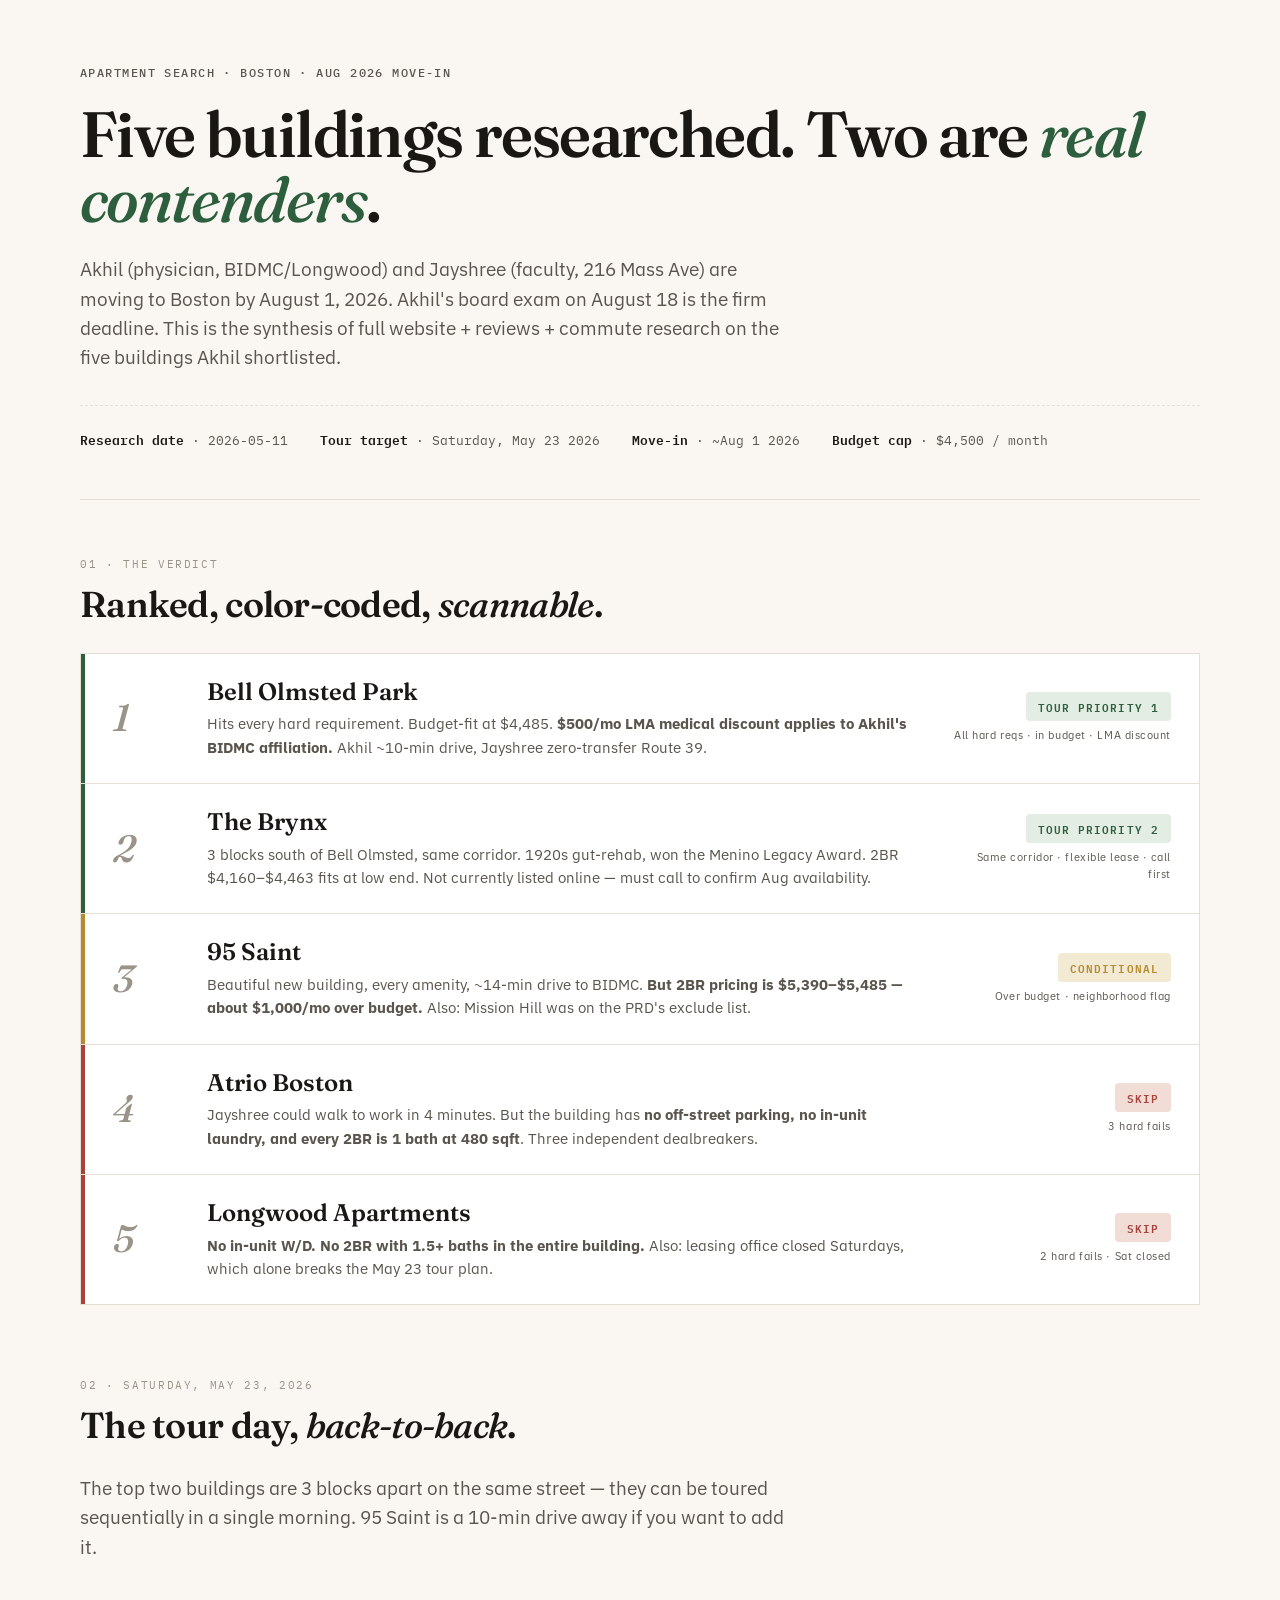
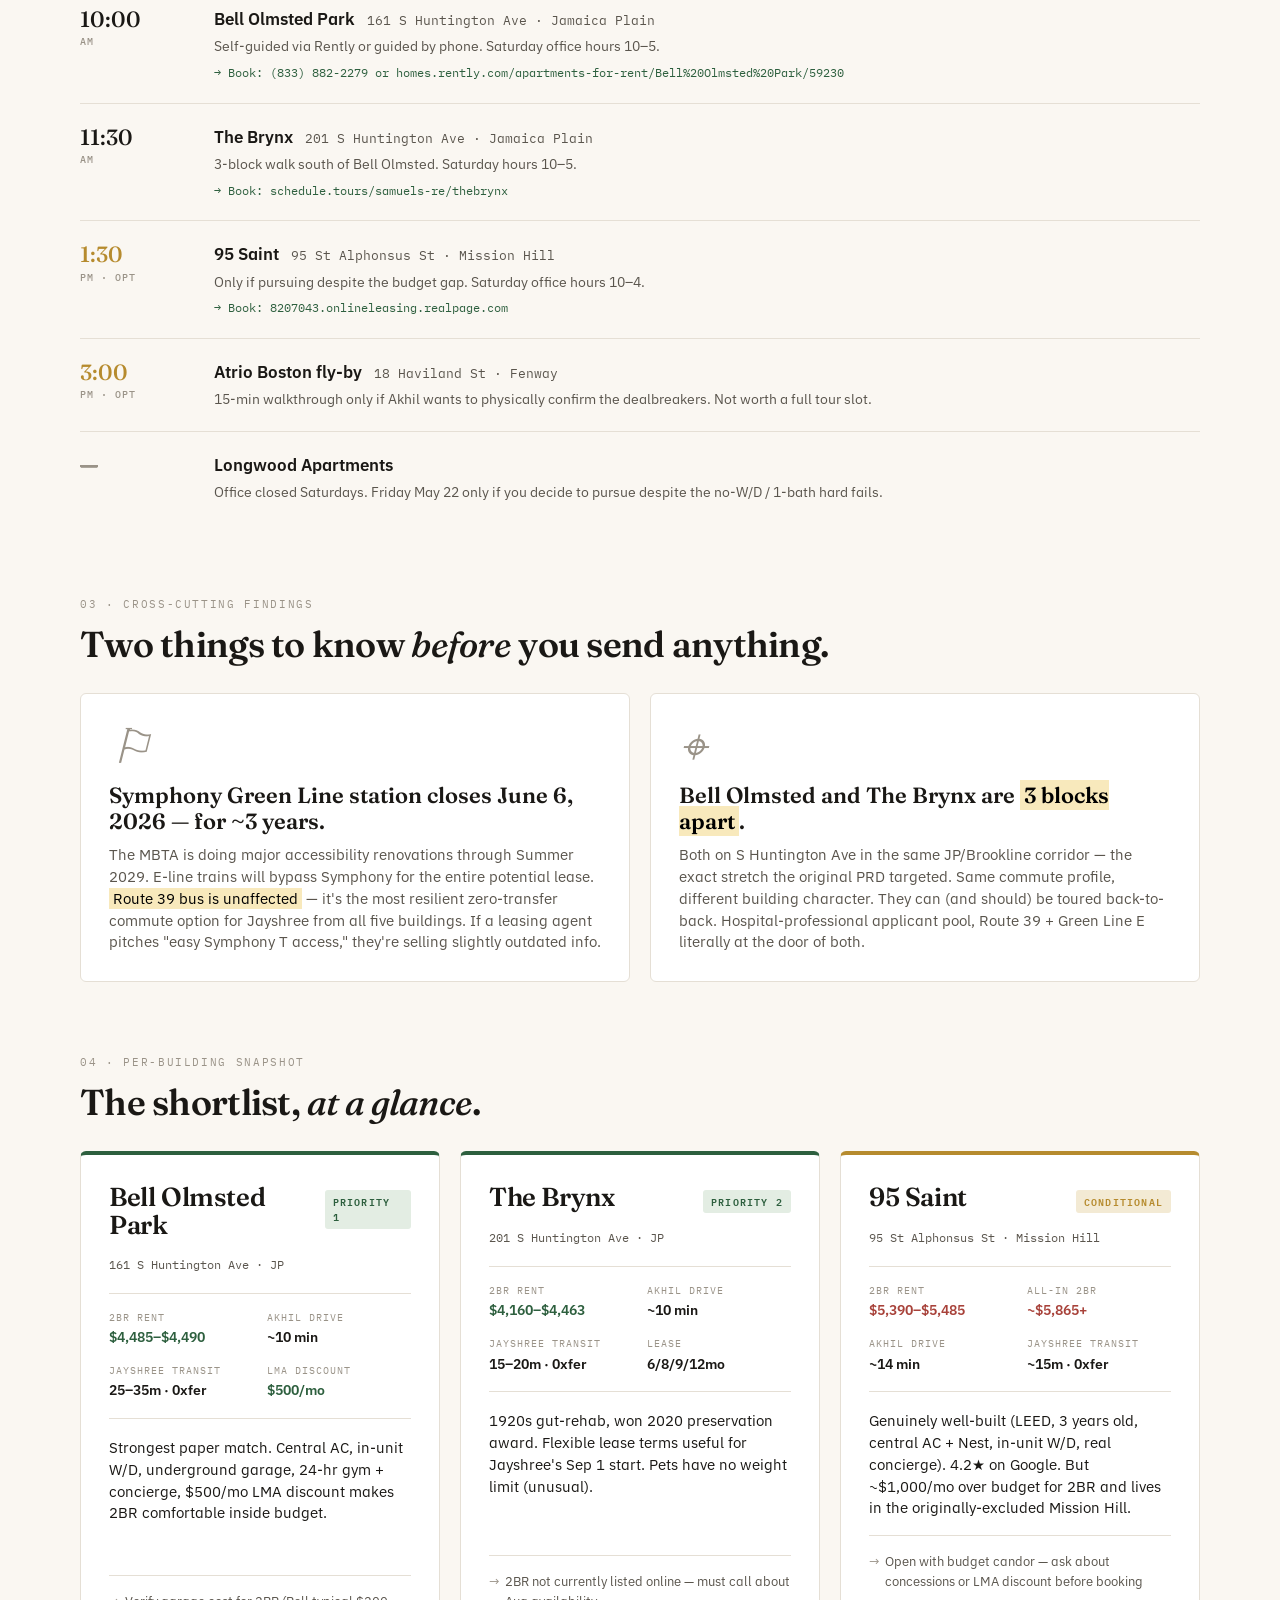
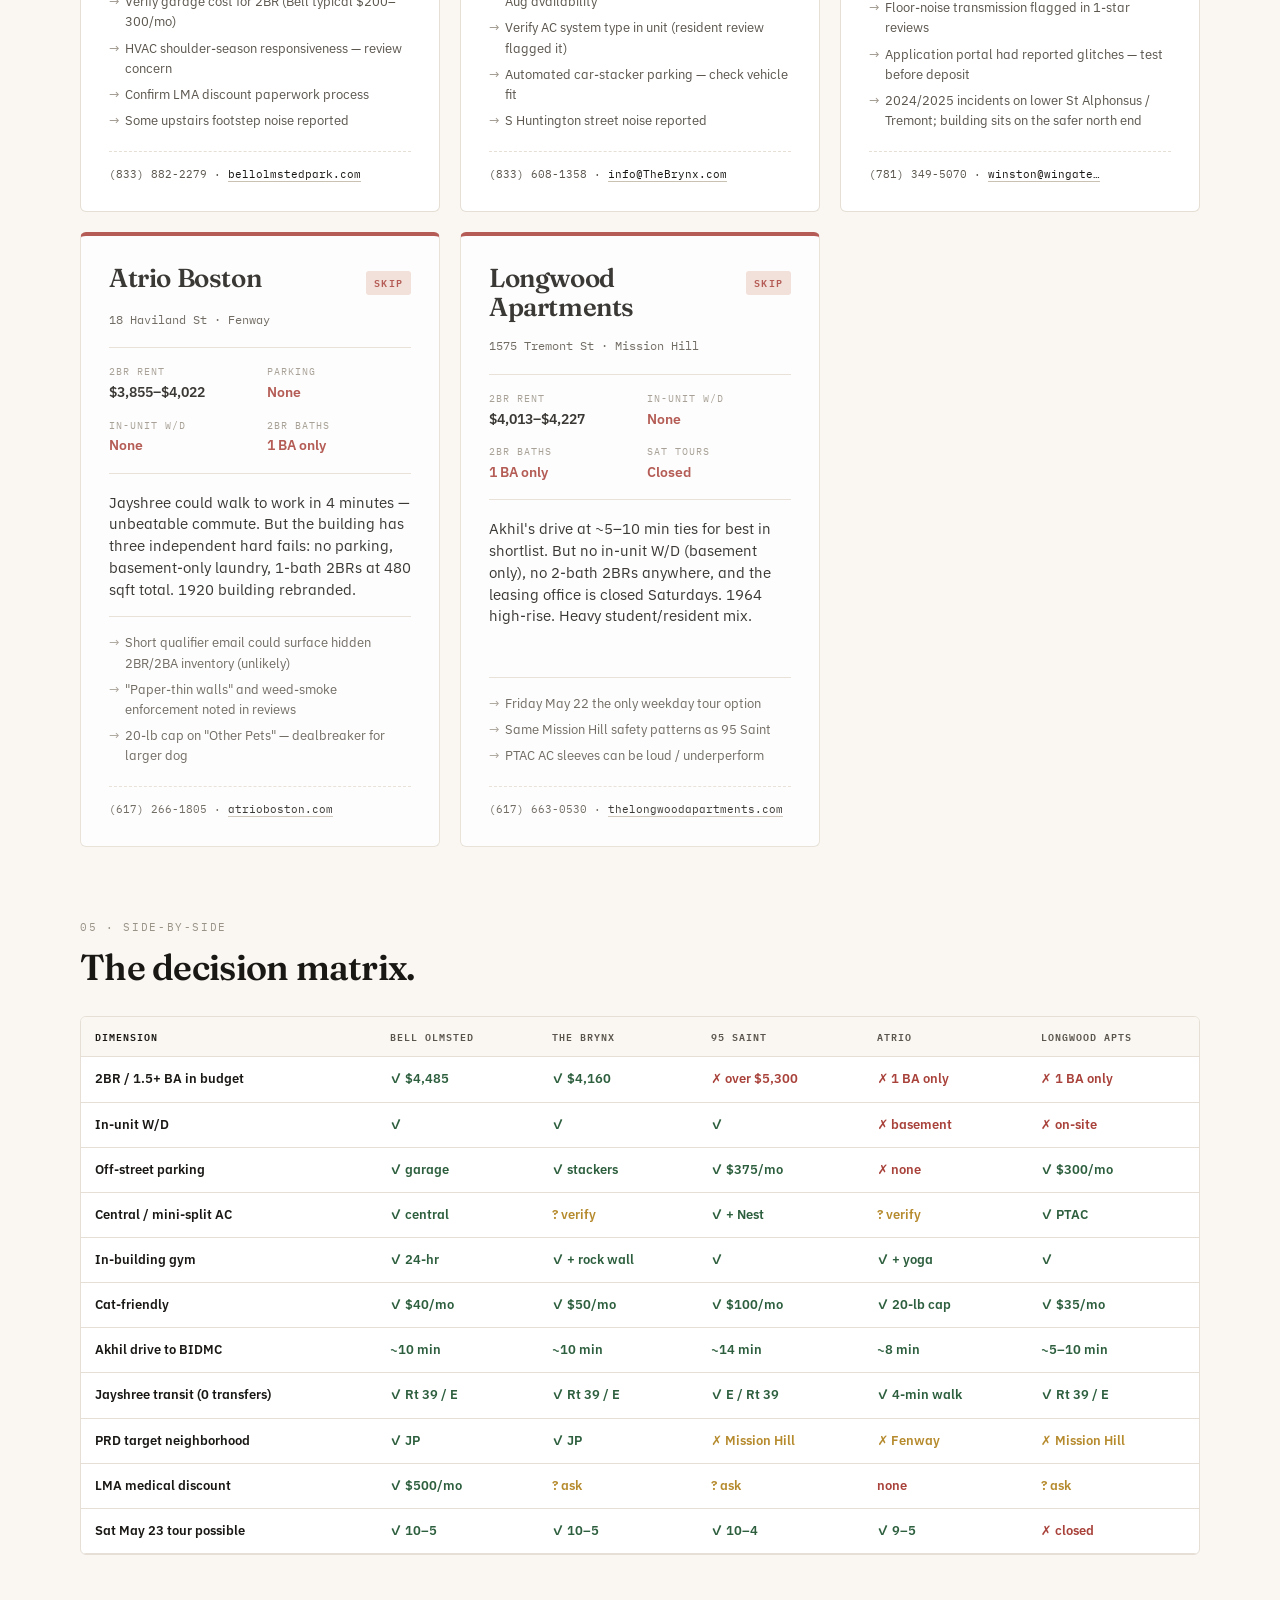
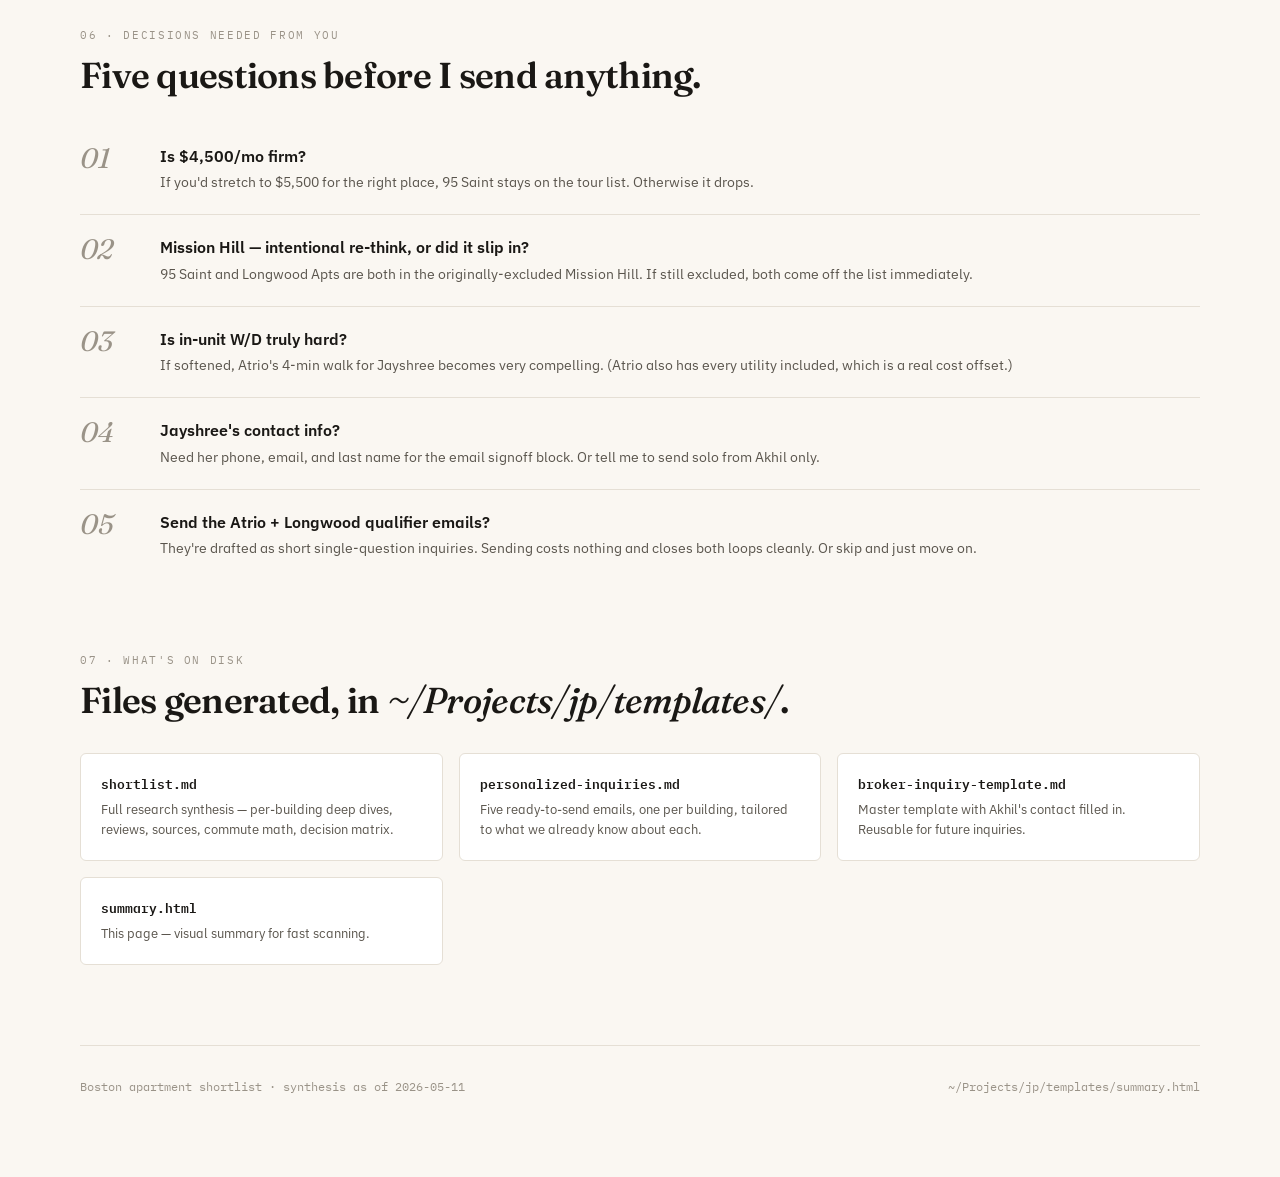
<file: templates/summary.html>
<!DOCTYPE html>
<html lang="en">
<head>
<meta charset="UTF-8">
<meta name="viewport" content="width=device-width, initial-scale=1.0">
<title>Akhil & Jayshree — Boston Apartment Shortlist</title>
<link rel="preconnect" href="https://fonts.googleapis.com">
<link rel="preconnect" href="https://fonts.gstatic.com" crossorigin>
<link href="https://fonts.googleapis.com/css2?family=Fraunces:ital,opsz,wght@0,9..144,400;0,9..144,500;0,9..144,600;0,9..144,700;0,9..144,800;1,9..144,400;1,9..144,500;1,9..144,600&family=IBM+Plex+Mono:wght@400;500;600&family=IBM+Plex+Sans:wght@400;500;600;700&display=swap" rel="stylesheet">
<style>
  :root {
    --cream: #faf7f2;
    --paper: #ffffff;
    --ink: #1a1815;
    --ink-soft: #5a554d;
    --ink-faint: #9a9388;
    --rule: #e5dfd5;
    --rule-strong: #c9c1b2;

    --go: #2d5f3e;
    --go-tint: #e3ede3;
    --maybe: #b68b2e;
    --maybe-tint: #f3ead4;
    --skip: #a8423a;
    --skip-tint: #f1dcd6;
    --highlight: #f8e9bc;
  }

  * { box-sizing: border-box; margin: 0; padding: 0; }

  html { scroll-behavior: smooth; }

  body {
    background: var(--cream);
    color: var(--ink);
    font-family: "IBM Plex Sans", system-ui, sans-serif;
    font-size: 16px;
    line-height: 1.55;
    font-feature-settings: "ss01", "ss02";
    -webkit-font-smoothing: antialiased;
    padding: 0 24px 80px;
  }

  .wrap {
    max-width: 1120px;
    margin: 0 auto;
  }

  /* ---------- Header ---------- */

  header {
    padding: 64px 0 48px;
    border-bottom: 1px solid var(--rule);
    margin-bottom: 56px;
  }

  .eyebrow {
    font-family: "IBM Plex Mono", monospace;
    font-size: 12px;
    font-weight: 500;
    letter-spacing: 0.12em;
    text-transform: uppercase;
    color: var(--ink-soft);
    margin-bottom: 18px;
  }

  h1 {
    font-family: "Fraunces", serif;
    font-weight: 600;
    font-size: clamp(40px, 6vw, 64px);
    line-height: 1.02;
    letter-spacing: -0.025em;
    margin-bottom: 24px;
  }

  h1 em {
    font-style: italic;
    font-weight: 500;
    color: var(--go);
  }

  .lede {
    font-size: 19px;
    color: var(--ink-soft);
    max-width: 720px;
    margin-bottom: 32px;
  }

  .meta-row {
    display: flex;
    flex-wrap: wrap;
    gap: 32px;
    padding-top: 24px;
    border-top: 1px dashed var(--rule);
    font-family: "IBM Plex Mono", monospace;
    font-size: 13px;
    color: var(--ink-soft);
  }

  .meta-row strong {
    color: var(--ink);
    font-weight: 600;
  }

  /* ---------- Section ---------- */

  section {
    margin-bottom: 72px;
  }

  .section-eyebrow {
    font-family: "IBM Plex Mono", monospace;
    font-size: 11px;
    letter-spacing: 0.15em;
    text-transform: uppercase;
    color: var(--ink-faint);
    margin-bottom: 12px;
  }

  h2 {
    font-family: "Fraunces", serif;
    font-weight: 600;
    font-size: 36px;
    line-height: 1.1;
    letter-spacing: -0.02em;
    margin-bottom: 28px;
  }

  h2 em {
    font-style: italic;
    font-weight: 500;
  }

  /* ---------- Verdict rows ---------- */

  .verdicts {
    display: grid;
    gap: 1px;
    background: var(--rule);
    border: 1px solid var(--rule);
  }

  .verdict {
    background: var(--paper);
    padding: 24px 28px;
    display: grid;
    grid-template-columns: 70px 1fr 220px;
    align-items: center;
    gap: 24px;
  }

  .verdict.go { border-left: 4px solid var(--go); }
  .verdict.maybe { border-left: 4px solid var(--maybe); }
  .verdict.skip { border-left: 4px solid var(--skip); }

  .rank {
    font-family: "Fraunces", serif;
    font-size: 38px;
    font-weight: 500;
    font-style: italic;
    color: var(--ink-faint);
    line-height: 1;
  }

  .verdict-body h3 {
    font-family: "Fraunces", serif;
    font-size: 24px;
    font-weight: 600;
    line-height: 1.2;
    margin-bottom: 6px;
  }

  .verdict-body .summary {
    color: var(--ink-soft);
    font-size: 15px;
  }

  .verdict-tag {
    text-align: right;
    font-family: "IBM Plex Mono", monospace;
    font-size: 11px;
    letter-spacing: 0.1em;
    text-transform: uppercase;
    font-weight: 600;
  }

  .verdict-tag .tag {
    display: inline-block;
    padding: 6px 12px;
    border-radius: 4px;
    margin-bottom: 6px;
  }

  .go .tag { background: var(--go-tint); color: var(--go); }
  .maybe .tag { background: var(--maybe-tint); color: var(--maybe); }
  .skip .tag { background: var(--skip-tint); color: var(--skip); }

  .verdict-tag .reason {
    display: block;
    color: var(--ink-soft);
    font-size: 11px;
    letter-spacing: 0.05em;
    text-transform: none;
    font-weight: 400;
    font-family: "IBM Plex Sans", sans-serif;
  }

  /* ---------- Tour timeline ---------- */

  .timeline {
    position: relative;
    padding-left: 0;
  }

  .stop {
    display: grid;
    grid-template-columns: 110px 1fr;
    gap: 24px;
    padding: 20px 0;
    border-bottom: 1px solid var(--rule);
  }

  .stop:last-child { border-bottom: none; }

  .stop-time {
    font-family: "Fraunces", serif;
    font-size: 22px;
    font-weight: 500;
    color: var(--ink);
    line-height: 1.2;
  }

  .stop-time .label {
    display: block;
    font-family: "IBM Plex Mono", monospace;
    font-size: 10px;
    letter-spacing: 0.1em;
    text-transform: uppercase;
    color: var(--ink-faint);
    margin-top: 4px;
    font-weight: 500;
  }

  .stop-detail h4 {
    font-family: "IBM Plex Sans", sans-serif;
    font-size: 17px;
    font-weight: 600;
    margin-bottom: 4px;
  }

  .stop-detail h4 span {
    font-family: "IBM Plex Mono", monospace;
    font-weight: 400;
    color: var(--ink-soft);
    font-size: 13px;
    margin-left: 8px;
  }

  .stop-detail p {
    color: var(--ink-soft);
    font-size: 14px;
  }

  .stop-detail .action {
    font-family: "IBM Plex Mono", monospace;
    font-size: 12px;
    margin-top: 6px;
    color: var(--go);
  }

  .stop.optional .stop-time { color: var(--maybe); }
  .stop.skip .stop-time { color: var(--ink-faint); text-decoration: line-through; }

  /* ---------- Cards ---------- */

  .cards {
    display: grid;
    grid-template-columns: repeat(auto-fit, minmax(340px, 1fr));
    gap: 20px;
  }

  .card {
    background: var(--paper);
    border: 1px solid var(--rule);
    border-radius: 6px;
    padding: 28px;
    display: flex;
    flex-direction: column;
  }

  .card.go { border-top: 4px solid var(--go); }
  .card.maybe { border-top: 4px solid var(--maybe); }
  .card.skip { border-top: 4px solid var(--skip); opacity: 0.85; }

  .card-header {
    display: flex;
    justify-content: space-between;
    align-items: baseline;
    margin-bottom: 16px;
  }

  .card-header h3 {
    font-family: "Fraunces", serif;
    font-size: 26px;
    font-weight: 600;
    letter-spacing: -0.015em;
    line-height: 1.1;
  }

  .card-tag {
    font-family: "IBM Plex Mono", monospace;
    font-size: 10px;
    letter-spacing: 0.12em;
    text-transform: uppercase;
    font-weight: 600;
    padding: 4px 8px;
    border-radius: 3px;
  }

  .card.go .card-tag { background: var(--go-tint); color: var(--go); }
  .card.maybe .card-tag { background: var(--maybe-tint); color: var(--maybe); }
  .card.skip .card-tag { background: var(--skip-tint); color: var(--skip); }

  .card .address {
    font-family: "IBM Plex Mono", monospace;
    font-size: 12px;
    color: var(--ink-soft);
    margin-bottom: 18px;
  }

  .stats {
    display: grid;
    grid-template-columns: 1fr 1fr;
    gap: 14px;
    padding: 16px 0;
    border-top: 1px solid var(--rule);
    border-bottom: 1px solid var(--rule);
    margin-bottom: 18px;
  }

  .stat .label {
    font-family: "IBM Plex Mono", monospace;
    font-size: 10px;
    letter-spacing: 0.1em;
    text-transform: uppercase;
    color: var(--ink-faint);
    margin-bottom: 2px;
  }

  .stat .val {
    font-family: "IBM Plex Sans", sans-serif;
    font-size: 14px;
    font-weight: 600;
    color: var(--ink);
  }

  .stat .val.over { color: var(--skip); }
  .stat .val.fit { color: var(--go); }

  .card .take {
    font-size: 14.5px;
    color: var(--ink);
    margin-bottom: 16px;
    line-height: 1.5;
  }

  .card .watchouts {
    list-style: none;
    font-size: 13px;
    color: var(--ink-soft);
    padding-top: 16px;
    border-top: 1px solid var(--rule);
    margin-top: auto;
  }

  .card .watchouts li {
    padding-left: 16px;
    position: relative;
    margin-bottom: 6px;
  }

  .card .watchouts li:before {
    content: "→";
    position: absolute;
    left: 0;
    color: var(--ink-faint);
  }

  .card .contact {
    font-family: "IBM Plex Mono", monospace;
    font-size: 11px;
    color: var(--ink-soft);
    padding-top: 14px;
    margin-top: 14px;
    border-top: 1px dashed var(--rule);
  }

  .card .contact a {
    color: var(--ink);
    text-decoration: none;
    border-bottom: 1px solid var(--rule-strong);
  }

  .card .contact a:hover { border-bottom-color: var(--ink); }

  /* ---------- Flag callouts ---------- */

  .flag-grid {
    display: grid;
    grid-template-columns: 1fr 1fr;
    gap: 20px;
  }

  .flag {
    background: var(--paper);
    border: 1px solid var(--rule);
    border-radius: 6px;
    padding: 28px;
    position: relative;
  }

  .flag-icon {
    font-family: "Fraunces", serif;
    font-size: 48px;
    font-weight: 500;
    font-style: italic;
    color: var(--ink-faint);
    margin-bottom: 12px;
    line-height: 1;
  }

  .flag h3 {
    font-family: "Fraunces", serif;
    font-size: 22px;
    font-weight: 600;
    margin-bottom: 10px;
    line-height: 1.2;
  }

  .flag p {
    font-size: 14.5px;
    color: var(--ink-soft);
    line-height: 1.5;
  }

  .flag mark {
    background: var(--highlight);
    padding: 1px 4px;
  }

  /* ---------- Decision matrix ---------- */

  .matrix-wrap {
    overflow-x: auto;
    border: 1px solid var(--rule);
    border-radius: 6px;
    background: var(--paper);
  }

  table.matrix {
    width: 100%;
    border-collapse: collapse;
    font-size: 13px;
    min-width: 800px;
  }

  table.matrix th, table.matrix td {
    padding: 12px 14px;
    text-align: left;
    border-bottom: 1px solid var(--rule);
  }

  table.matrix th {
    background: var(--cream);
    font-family: "IBM Plex Mono", monospace;
    font-size: 10px;
    letter-spacing: 0.1em;
    text-transform: uppercase;
    font-weight: 600;
    color: var(--ink-soft);
  }

  table.matrix th:first-child, table.matrix td:first-child {
    font-weight: 600;
    color: var(--ink);
  }

  table.matrix td.go { color: var(--go); font-weight: 600; }
  table.matrix td.skip { color: var(--skip); font-weight: 600; }
  table.matrix td.warn { color: var(--maybe); font-weight: 600; }

  /* ---------- Questions list ---------- */

  .questions {
    counter-reset: q;
  }

  .question {
    display: grid;
    grid-template-columns: 60px 1fr;
    gap: 20px;
    padding: 20px 0;
    border-bottom: 1px solid var(--rule);
    counter-increment: q;
  }

  .question:last-child { border-bottom: none; }

  .question .num {
    font-family: "Fraunces", serif;
    font-style: italic;
    font-size: 28px;
    color: var(--ink-faint);
    line-height: 1;
  }

  .question .num:before {
    content: counter(q, decimal-leading-zero);
  }

  .question h4 {
    font-family: "IBM Plex Sans", sans-serif;
    font-size: 16px;
    font-weight: 600;
    margin-bottom: 4px;
  }

  .question p {
    color: var(--ink-soft);
    font-size: 14px;
  }

  /* ---------- Files row ---------- */

  .files {
    display: grid;
    grid-template-columns: repeat(auto-fit, minmax(280px, 1fr));
    gap: 16px;
    margin-top: 32px;
  }

  .file {
    background: var(--paper);
    border: 1px solid var(--rule);
    border-radius: 6px;
    padding: 20px;
  }

  .file .name {
    font-family: "IBM Plex Mono", monospace;
    font-size: 13px;
    font-weight: 600;
    margin-bottom: 6px;
    color: var(--ink);
  }

  .file .desc {
    font-size: 13px;
    color: var(--ink-soft);
  }

  /* ---------- Footer ---------- */

  footer {
    margin-top: 80px;
    padding-top: 32px;
    border-top: 1px solid var(--rule);
    font-family: "IBM Plex Mono", monospace;
    font-size: 12px;
    color: var(--ink-faint);
    display: flex;
    justify-content: space-between;
    flex-wrap: wrap;
    gap: 12px;
  }

  /* ---------- Responsive ---------- */

  @media (max-width: 720px) {
    body { padding: 0 16px 60px; }
    header { padding: 36px 0 28px; margin-bottom: 36px; }
    h2 { font-size: 28px; }
    section { margin-bottom: 48px; }
    .verdict {
      grid-template-columns: 50px 1fr;
      padding: 18px;
    }
    .verdict-tag {
      grid-column: 1 / -1;
      text-align: left;
      padding-left: 0;
    }
    .flag-grid { grid-template-columns: 1fr; }
    .stop { grid-template-columns: 1fr; gap: 8px; }
    .question { grid-template-columns: 1fr; gap: 4px; }
  }

  /* ---------- Print ---------- */

  @media print {
    body { background: white; padding: 0; font-size: 11pt; }
    section { page-break-inside: avoid; margin-bottom: 32px; }
    .card { page-break-inside: avoid; }
    header { padding: 0 0 20px; }
    h1 { font-size: 32pt; }
  }
</style>
</head>
<body>
<div class="wrap">

<header>
  <div class="eyebrow">Apartment search · Boston · Aug 2026 move-in</div>
  <h1>Five buildings researched. Two are <em>real contenders</em>.</h1>
  <p class="lede">Akhil (physician, BIDMC/Longwood) and Jayshree (faculty, 216 Mass Ave) are moving to Boston by August 1, 2026. Akhil's board exam on August 18 is the firm deadline. This is the synthesis of full website + reviews + commute research on the five buildings Akhil shortlisted.</p>
  <div class="meta-row">
    <div><strong>Research date</strong> · 2026-05-11</div>
    <div><strong>Tour target</strong> · Saturday, May 23 2026</div>
    <div><strong>Move-in</strong> · ~Aug 1 2026</div>
    <div><strong>Budget cap</strong> · $4,500 / month</div>
  </div>
</header>

<!-- ============== VERDICTS ============== -->
<section id="verdicts">
  <div class="section-eyebrow">01 · The verdict</div>
  <h2>Ranked, color-coded, <em>scannable</em>.</h2>

  <div class="verdicts">
    <div class="verdict go">
      <div class="rank">1</div>
      <div class="verdict-body">
        <h3>Bell Olmsted Park</h3>
        <div class="summary">Hits every hard requirement. Budget-fit at $4,485. <strong>$500/mo LMA medical discount applies to Akhil's BIDMC affiliation.</strong> Akhil ~10-min drive, Jayshree zero-transfer Route 39.</div>
      </div>
      <div class="verdict-tag">
        <span class="tag">Tour priority 1</span>
        <span class="reason">All hard reqs · in budget · LMA discount</span>
      </div>
    </div>

    <div class="verdict go">
      <div class="rank">2</div>
      <div class="verdict-body">
        <h3>The Brynx</h3>
        <div class="summary">3 blocks south of Bell Olmsted, same corridor. 1920s gut-rehab, won the Menino Legacy Award. 2BR $4,160–$4,463 fits at low end. Not currently listed online — must call to confirm Aug availability.</div>
      </div>
      <div class="verdict-tag">
        <span class="tag">Tour priority 2</span>
        <span class="reason">Same corridor · flexible lease · call first</span>
      </div>
    </div>

    <div class="verdict maybe">
      <div class="rank">3</div>
      <div class="verdict-body">
        <h3>95 Saint</h3>
        <div class="summary">Beautiful new building, every amenity, ~14-min drive to BIDMC. <strong>But 2BR pricing is $5,390–$5,485 — about $1,000/mo over budget.</strong> Also: Mission Hill was on the PRD's exclude list.</div>
      </div>
      <div class="verdict-tag">
        <span class="tag">Conditional</span>
        <span class="reason">Over budget · neighborhood flag</span>
      </div>
    </div>

    <div class="verdict skip">
      <div class="rank">4</div>
      <div class="verdict-body">
        <h3>Atrio Boston</h3>
        <div class="summary">Jayshree could walk to work in 4 minutes. But the building has <strong>no off-street parking, no in-unit laundry, and every 2BR is 1 bath at 480 sqft</strong>. Three independent dealbreakers.</div>
      </div>
      <div class="verdict-tag">
        <span class="tag">Skip</span>
        <span class="reason">3 hard fails</span>
      </div>
    </div>

    <div class="verdict skip">
      <div class="rank">5</div>
      <div class="verdict-body">
        <h3>Longwood Apartments</h3>
        <div class="summary"><strong>No in-unit W/D. No 2BR with 1.5+ baths in the entire building.</strong> Also: leasing office closed Saturdays, which alone breaks the May 23 tour plan.</div>
      </div>
      <div class="verdict-tag">
        <span class="tag">Skip</span>
        <span class="reason">2 hard fails · Sat closed</span>
      </div>
    </div>
  </div>
</section>

<!-- ============== TOUR DAY ============== -->
<section id="tour">
  <div class="section-eyebrow">02 · Saturday, May 23, 2026</div>
  <h2>The tour day, <em>back-to-back</em>.</h2>
  <p class="lede" style="margin-bottom:24px;">The top two buildings are 3 blocks apart on the same street — they can be toured sequentially in a single morning. 95 Saint is a 10-min drive away if you want to add it.</p>

  <div class="timeline">
    <div class="stop">
      <div class="stop-time">10:00<span class="label">AM</span></div>
      <div class="stop-detail">
        <h4>Bell Olmsted Park <span>161 S Huntington Ave · Jamaica Plain</span></h4>
        <p>Self-guided via Rently or guided by phone. Saturday office hours 10–5.</p>
        <p class="action">→ Book: (833) 882-2279 or homes.rently.com/apartments-for-rent/Bell%20Olmsted%20Park/59230</p>
      </div>
    </div>
    <div class="stop">
      <div class="stop-time">11:30<span class="label">AM</span></div>
      <div class="stop-detail">
        <h4>The Brynx <span>201 S Huntington Ave · Jamaica Plain</span></h4>
        <p>3-block walk south of Bell Olmsted. Saturday hours 10–5.</p>
        <p class="action">→ Book: schedule.tours/samuels-re/thebrynx</p>
      </div>
    </div>
    <div class="stop optional">
      <div class="stop-time">1:30<span class="label">PM · OPT</span></div>
      <div class="stop-detail">
        <h4>95 Saint <span>95 St Alphonsus St · Mission Hill</span></h4>
        <p>Only if pursuing despite the budget gap. Saturday office hours 10–4.</p>
        <p class="action">→ Book: 8207043.onlineleasing.realpage.com</p>
      </div>
    </div>
    <div class="stop optional">
      <div class="stop-time">3:00<span class="label">PM · OPT</span></div>
      <div class="stop-detail">
        <h4>Atrio Boston fly-by <span>18 Haviland St · Fenway</span></h4>
        <p>15-min walkthrough only if Akhil wants to physically confirm the dealbreakers. Not worth a full tour slot.</p>
      </div>
    </div>
    <div class="stop skip">
      <div class="stop-time">—</div>
      <div class="stop-detail">
        <h4>Longwood Apartments</h4>
        <p>Office closed Saturdays. Friday May 22 only if you decide to pursue despite the no-W/D / 1-bath hard fails.</p>
      </div>
    </div>
  </div>
</section>

<!-- ============== CRITICAL FLAGS ============== -->
<section id="flags">
  <div class="section-eyebrow">03 · Cross-cutting findings</div>
  <h2>Two things to know <em>before</em> you send anything.</h2>

  <div class="flag-grid">
    <div class="flag">
      <div class="flag-icon">⚐</div>
      <h3>Symphony Green Line station closes June 6, 2026 — for ~3 years.</h3>
      <p>The MBTA is doing major accessibility renovations through Summer 2029. E-line trains will bypass Symphony for the entire potential lease. <mark>Route 39 bus is unaffected</mark> — it's the most resilient zero-transfer commute option for Jayshree from all five buildings. If a leasing agent pitches "easy Symphony T access," they're selling slightly outdated info.</p>
    </div>
    <div class="flag">
      <div class="flag-icon">⌖</div>
      <h3>Bell Olmsted and The Brynx are <mark>3 blocks apart</mark>.</h3>
      <p>Both on S Huntington Ave in the same JP/Brookline corridor — the exact stretch the original PRD targeted. Same commute profile, different building character. They can (and should) be toured back-to-back. Hospital-professional applicant pool, Route 39 + Green Line E literally at the door of both.</p>
    </div>
  </div>
</section>

<!-- ============== BUILDING CARDS ============== -->
<section id="buildings">
  <div class="section-eyebrow">04 · Per-building snapshot</div>
  <h2>The shortlist, <em>at a glance</em>.</h2>

  <div class="cards">

    <!-- Bell Olmsted -->
    <div class="card go">
      <div class="card-header">
        <h3>Bell Olmsted Park</h3>
        <span class="card-tag">Priority 1</span>
      </div>
      <div class="address">161 S Huntington Ave · JP</div>
      <div class="stats">
        <div class="stat"><div class="label">2BR Rent</div><div class="val fit">$4,485–$4,490</div></div>
        <div class="stat"><div class="label">Akhil drive</div><div class="val">~10 min</div></div>
        <div class="stat"><div class="label">Jayshree transit</div><div class="val">25–35m · 0xfer</div></div>
        <div class="stat"><div class="label">LMA discount</div><div class="val fit">$500/mo</div></div>
      </div>
      <p class="take">Strongest paper match. Central AC, in-unit W/D, underground garage, 24-hr gym + concierge, $500/mo LMA discount makes 2BR comfortable inside budget.</p>
      <ul class="watchouts">
        <li>Verify garage cost for 2BR (Bell typical $200–300/mo)</li>
        <li>HVAC shoulder-season responsiveness — review concern</li>
        <li>Confirm LMA discount paperwork process</li>
        <li>Some upstairs footstep noise reported</li>
      </ul>
      <div class="contact">(833) 882-2279 · <a href="https://www.bellolmstedpark.com/">bellolmstedpark.com</a></div>
    </div>

    <!-- The Brynx -->
    <div class="card go">
      <div class="card-header">
        <h3>The Brynx</h3>
        <span class="card-tag">Priority 2</span>
      </div>
      <div class="address">201 S Huntington Ave · JP</div>
      <div class="stats">
        <div class="stat"><div class="label">2BR Rent</div><div class="val fit">$4,160–$4,463</div></div>
        <div class="stat"><div class="label">Akhil drive</div><div class="val">~10 min</div></div>
        <div class="stat"><div class="label">Jayshree transit</div><div class="val">15–20m · 0xfer</div></div>
        <div class="stat"><div class="label">Lease</div><div class="val">6/8/9/12mo</div></div>
      </div>
      <p class="take">1920s gut-rehab, won 2020 preservation award. Flexible lease terms useful for Jayshree's Sep 1 start. Pets have no weight limit (unusual).</p>
      <ul class="watchouts">
        <li>2BR not currently listed online — must call about Aug availability</li>
        <li>Verify AC system type in unit (resident review flagged it)</li>
        <li>Automated car-stacker parking — check vehicle fit</li>
        <li>S Huntington street noise reported</li>
      </ul>
      <div class="contact">(833) 608-1358 · <a href="mailto:info@TheBrynx.com">info@TheBrynx.com</a></div>
    </div>

    <!-- 95 Saint -->
    <div class="card maybe">
      <div class="card-header">
        <h3>95 Saint</h3>
        <span class="card-tag">Conditional</span>
      </div>
      <div class="address">95 St Alphonsus St · Mission Hill</div>
      <div class="stats">
        <div class="stat"><div class="label">2BR Rent</div><div class="val over">$5,390–$5,485</div></div>
        <div class="stat"><div class="label">All-in 2BR</div><div class="val over">~$5,865+</div></div>
        <div class="stat"><div class="label">Akhil drive</div><div class="val">~14 min</div></div>
        <div class="stat"><div class="label">Jayshree transit</div><div class="val">~15m · 0xfer</div></div>
      </div>
      <p class="take">Genuinely well-built (LEED, 3 years old, central AC + Nest, in-unit W/D, real concierge). 4.2★ on Google. But ~$1,000/mo over budget for 2BR and lives in the originally-excluded Mission Hill.</p>
      <ul class="watchouts">
        <li>Open with budget candor — ask about concessions or LMA discount before booking</li>
        <li>Floor-noise transmission flagged in 1-star reviews</li>
        <li>Application portal had reported glitches — test before deposit</li>
        <li>2024/2025 incidents on lower St Alphonsus / Tremont; building sits on the safer north end</li>
      </ul>
      <div class="contact">(781) 349-5070 · <a href="mailto:winston@wingatecompanies-leasing.com">winston@wingate…</a></div>
    </div>

    <!-- Atrio -->
    <div class="card skip">
      <div class="card-header">
        <h3>Atrio Boston</h3>
        <span class="card-tag">Skip</span>
      </div>
      <div class="address">18 Haviland St · Fenway</div>
      <div class="stats">
        <div class="stat"><div class="label">2BR Rent</div><div class="val">$3,855–$4,022</div></div>
        <div class="stat"><div class="label">Parking</div><div class="val over">None</div></div>
        <div class="stat"><div class="label">In-unit W/D</div><div class="val over">None</div></div>
        <div class="stat"><div class="label">2BR baths</div><div class="val over">1 BA only</div></div>
      </div>
      <p class="take">Jayshree could walk to work in 4 minutes — unbeatable commute. But the building has three independent hard fails: no parking, basement-only laundry, 1-bath 2BRs at 480 sqft total. 1920 building rebranded.</p>
      <ul class="watchouts">
        <li>Short qualifier email could surface hidden 2BR/2BA inventory (unlikely)</li>
        <li>"Paper-thin walls" and weed-smoke enforcement noted in reviews</li>
        <li>20-lb cap on "Other Pets" — dealbreaker for larger dog</li>
      </ul>
      <div class="contact">(617) 266-1805 · <a href="https://www.atrioboston.com/">atrioboston.com</a></div>
    </div>

    <!-- Longwood Apts -->
    <div class="card skip">
      <div class="card-header">
        <h3>Longwood Apartments</h3>
        <span class="card-tag">Skip</span>
      </div>
      <div class="address">1575 Tremont St · Mission Hill</div>
      <div class="stats">
        <div class="stat"><div class="label">2BR Rent</div><div class="val">$4,013–$4,227</div></div>
        <div class="stat"><div class="label">In-unit W/D</div><div class="val over">None</div></div>
        <div class="stat"><div class="label">2BR baths</div><div class="val over">1 BA only</div></div>
        <div class="stat"><div class="label">Sat tours</div><div class="val over">Closed</div></div>
      </div>
      <p class="take">Akhil's drive at ~5–10 min ties for best in shortlist. But no in-unit W/D (basement only), no 2-bath 2BRs anywhere, and the leasing office is closed Saturdays. 1964 high-rise. Heavy student/resident mix.</p>
      <ul class="watchouts">
        <li>Friday May 22 the only weekday tour option</li>
        <li>Same Mission Hill safety patterns as 95 Saint</li>
        <li>PTAC AC sleeves can be loud / underperform</li>
      </ul>
      <div class="contact">(617) 663-0530 · <a href="https://thelongwoodapartments.com/">thelongwoodapartments.com</a></div>
    </div>

  </div>
</section>

<!-- ============== DECISION MATRIX ============== -->
<section id="matrix">
  <div class="section-eyebrow">05 · Side-by-side</div>
  <h2>The decision matrix.</h2>
  <div class="matrix-wrap">
    <table class="matrix">
      <thead>
        <tr>
          <th>Dimension</th>
          <th>Bell Olmsted</th>
          <th>The Brynx</th>
          <th>95 Saint</th>
          <th>Atrio</th>
          <th>Longwood Apts</th>
        </tr>
      </thead>
      <tbody>
        <tr>
          <td>2BR / 1.5+ BA in budget</td>
          <td class="go">✓ $4,485</td>
          <td class="go">✓ $4,160</td>
          <td class="skip">✗ over $5,300</td>
          <td class="skip">✗ 1 BA only</td>
          <td class="skip">✗ 1 BA only</td>
        </tr>
        <tr>
          <td>In-unit W/D</td>
          <td class="go">✓</td>
          <td class="go">✓</td>
          <td class="go">✓</td>
          <td class="skip">✗ basement</td>
          <td class="skip">✗ on-site</td>
        </tr>
        <tr>
          <td>Off-street parking</td>
          <td class="go">✓ garage</td>
          <td class="go">✓ stackers</td>
          <td class="go">✓ $375/mo</td>
          <td class="skip">✗ none</td>
          <td class="go">✓ $300/mo</td>
        </tr>
        <tr>
          <td>Central / mini-split AC</td>
          <td class="go">✓ central</td>
          <td class="warn">? verify</td>
          <td class="go">✓ + Nest</td>
          <td class="warn">? verify</td>
          <td class="go">✓ PTAC</td>
        </tr>
        <tr>
          <td>In-building gym</td>
          <td class="go">✓ 24-hr</td>
          <td class="go">✓ + rock wall</td>
          <td class="go">✓</td>
          <td class="go">✓ + yoga</td>
          <td class="go">✓</td>
        </tr>
        <tr>
          <td>Cat-friendly</td>
          <td class="go">✓ $40/mo</td>
          <td class="go">✓ $50/mo</td>
          <td class="go">✓ $100/mo</td>
          <td class="go">✓ 20-lb cap</td>
          <td class="go">✓ $35/mo</td>
        </tr>
        <tr>
          <td>Akhil drive to BIDMC</td>
          <td class="go">~10 min</td>
          <td class="go">~10 min</td>
          <td class="go">~14 min</td>
          <td class="go">~8 min</td>
          <td class="go">~5–10 min</td>
        </tr>
        <tr>
          <td>Jayshree transit (0 transfers)</td>
          <td class="go">✓ Rt 39 / E</td>
          <td class="go">✓ Rt 39 / E</td>
          <td class="go">✓ E / Rt 39</td>
          <td class="go">✓ 4-min walk</td>
          <td class="go">✓ Rt 39 / E</td>
        </tr>
        <tr>
          <td>PRD target neighborhood</td>
          <td class="go">✓ JP</td>
          <td class="go">✓ JP</td>
          <td class="warn">✗ Mission Hill</td>
          <td class="warn">✗ Fenway</td>
          <td class="warn">✗ Mission Hill</td>
        </tr>
        <tr>
          <td>LMA medical discount</td>
          <td class="go">✓ $500/mo</td>
          <td class="warn">? ask</td>
          <td class="warn">? ask</td>
          <td class="skip">none</td>
          <td class="warn">? ask</td>
        </tr>
        <tr>
          <td>Sat May 23 tour possible</td>
          <td class="go">✓ 10–5</td>
          <td class="go">✓ 10–5</td>
          <td class="go">✓ 10–4</td>
          <td class="go">✓ 9–5</td>
          <td class="skip">✗ closed</td>
        </tr>
      </tbody>
    </table>
  </div>
</section>

<!-- ============== OPEN QUESTIONS ============== -->
<section id="questions">
  <div class="section-eyebrow">06 · Decisions needed from you</div>
  <h2>Five questions before I send anything.</h2>

  <div class="questions">
    <div class="question">
      <div class="num"></div>
      <div>
        <h4>Is $4,500/mo firm?</h4>
        <p>If you'd stretch to $5,500 for the right place, 95 Saint stays on the tour list. Otherwise it drops.</p>
      </div>
    </div>
    <div class="question">
      <div class="num"></div>
      <div>
        <h4>Mission Hill — intentional re-think, or did it slip in?</h4>
        <p>95 Saint and Longwood Apts are both in the originally-excluded Mission Hill. If still excluded, both come off the list immediately.</p>
      </div>
    </div>
    <div class="question">
      <div class="num"></div>
      <div>
        <h4>Is in-unit W/D truly hard?</h4>
        <p>If softened, Atrio's 4-min walk for Jayshree becomes very compelling. (Atrio also has every utility included, which is a real cost offset.)</p>
      </div>
    </div>
    <div class="question">
      <div class="num"></div>
      <div>
        <h4>Jayshree's contact info?</h4>
        <p>Need her phone, email, and last name for the email signoff block. Or tell me to send solo from Akhil only.</p>
      </div>
    </div>
    <div class="question">
      <div class="num"></div>
      <div>
        <h4>Send the Atrio + Longwood qualifier emails?</h4>
        <p>They're drafted as short single-question inquiries. Sending costs nothing and closes both loops cleanly. Or skip and just move on.</p>
      </div>
    </div>
  </div>
</section>

<!-- ============== FILES ============== -->
<section id="files">
  <div class="section-eyebrow">07 · What's on disk</div>
  <h2>Files generated, in <em>~/Projects/jp/templates/</em>.</h2>
  <div class="files">
    <div class="file">
      <div class="name">shortlist.md</div>
      <div class="desc">Full research synthesis — per-building deep dives, reviews, sources, commute math, decision matrix.</div>
    </div>
    <div class="file">
      <div class="name">personalized-inquiries.md</div>
      <div class="desc">Five ready-to-send emails, one per building, tailored to what we already know about each.</div>
    </div>
    <div class="file">
      <div class="name">broker-inquiry-template.md</div>
      <div class="desc">Master template with Akhil's contact filled in. Reusable for future inquiries.</div>
    </div>
    <div class="file">
      <div class="name">summary.html</div>
      <div class="desc">This page — visual summary for fast scanning.</div>
    </div>
  </div>
</section>

<footer>
  <div>Boston apartment shortlist · synthesis as of 2026-05-11</div>
  <div>~/Projects/jp/templates/summary.html</div>
</footer>

</div>
</body>
</html>
</file>
<file: shortlist-site/styles.css>
/* =========================================================================
   Akhil & Jayshree — Boston Apartment Shortlist
   Mobile-first. UXR-driven palette (terracotta-warm, slate-neutral).
   Dark mode auto. Print friendly.
   ========================================================================= */

:root {
  /* Paper palette — UXR recommended, warm editorial */
  --paper: #f7f4ef;
  --surface: #ffffff;
  --surface-warm: #fbf8f3;

  --ink: #1b1b1b;
  --ink-soft: #4f4a42;
  --ink-faint: #8c867a;

  --rule: #e7e1d5;
  --rule-strong: #cfc6b4;

  /* Verdict palette — earth tones, NOT stoplight */
  --go: #b8553f;          /* Terracotta — strong match (warm, inviting) */
  --go-soft: #e9d4cb;
  --go-bg: #f1ddd2;       /* More saturated tint so it stands out from --paper */

  --maybe: #c99a2e;       /* Warm amber — conditional */
  --maybe-soft: #ebd8a4;
  --maybe-bg: #f7eed4;

  --skip: #586068;        /* Muted slate — de-emphasize */
  --skip-soft: #c5c9ce;
  --skip-bg: #ebedef;

  --highlight: #f8e9bc;

  /* Type scale */
  --t-display: clamp(34px, 6vw, 56px);
  --t-h1: clamp(28px, 5vw, 42px);
  --t-h2: clamp(22px, 3.5vw, 32px);
  --t-h3: 18px;
  --t-body: 17px;          /* UXR: 17pt minimum on mobile */
  --t-small: 14px;
  --t-mono: 13px;

  /* Spacing */
  --pad-page: 20px;
  --pad-page-lg: 32px;
  --max-content: 720px;     /* UXR: cap content width even on wide screens */

  /* Layout */
  --tabbar-h: calc(64px + env(safe-area-inset-bottom));
  --header-h: 56px;
}

@media (prefers-color-scheme: dark) {
  :root {
    --paper: #0e0d0c;
    --surface: #18161250;
    --surface-warm: #1a1815;

    --ink: #eae5dc;
    --ink-soft: #b8b3a9;
    --ink-faint: #6f6a60;

    --rule: #2a2520;
    --rule-strong: #3f3a32;

    --go: #d26e55;
    --go-soft: #5a2a1f;
    --go-bg: #28140e;

    --maybe: #e0ad49;
    --maybe-soft: #5c4520;
    --maybe-bg: #2a1f0e;

    --skip: #8c9099;
    --skip-soft: #2a2e35;
    --skip-bg: #1c1e22;

    --highlight: #3a2e0e;
  }
}

/* =========================================================================
   Reset + base
   ========================================================================= */

*,
*::before,
*::after { box-sizing: border-box; }

html { scroll-behavior: smooth; }

body {
  margin: 0;
  padding: 0;
  font-family: "IBM Plex Sans", -apple-system, system-ui, sans-serif;
  font-size: var(--t-body);
  line-height: 1.5;
  color: var(--ink);
  background: var(--paper);
  -webkit-font-smoothing: antialiased;
  -moz-osx-font-smoothing: grayscale;
  text-rendering: optimizeLegibility;
  font-feature-settings: "ss01", "ss02";
}

a { color: inherit; text-decoration: none; }
a:focus-visible { outline: 2px solid var(--go); outline-offset: 2px; border-radius: 4px; }
button { font-family: inherit; cursor: pointer; }
img { max-width: 100%; display: block; }

[hidden] { display: none !important; }

::selection { background: var(--highlight); color: var(--ink); }

/* =========================================================================
   Gate — initial password screen
   ========================================================================= */

.gate {
  position: fixed; inset: 0;
  display: flex; align-items: center; justify-content: center;
  background: var(--paper);
  padding: var(--pad-page);
  z-index: 100;
}

.gate-card {
  max-width: 420px;
  width: 100%;
  text-align: center;
  padding: 40px 28px;
}

.gate-mark {
  display: inline-block;
  width: 72px; height: 72px;
  border-radius: 18px;
  background: var(--ink);
  color: var(--paper);
  font-family: "Fraunces", serif;
  font-style: italic;
  font-size: 36px;
  font-weight: 500;
  line-height: 72px;
  margin-bottom: 28px;
}

.gate h1 {
  font-family: "Fraunces", serif;
  font-weight: 600;
  font-size: 32px;
  line-height: 1.15;
  letter-spacing: -0.02em;
  margin: 0 0 12px;
}

.gate h1 em {
  font-style: italic;
  color: var(--go);
}

.gate-sub {
  color: var(--ink-soft);
  margin: 0 0 28px;
}

#gate-form {
  display: flex;
  gap: 8px;
  flex-direction: column;
}

#gate-input {
  appearance: none;
  border: 1.5px solid var(--rule-strong);
  border-radius: 10px;
  padding: 14px 16px;
  font-size: 17px;
  font-family: "IBM Plex Mono", monospace;
  background: var(--surface);
  color: var(--ink);
  text-align: center;
}
#gate-input:focus { outline: none; border-color: var(--go); }

#gate-form button {
  appearance: none;
  border: none;
  background: var(--ink);
  color: var(--paper);
  padding: 14px 20px;
  border-radius: 10px;
  font-size: 16px;
  font-weight: 600;
  letter-spacing: 0.02em;
}
#gate-form button:active { transform: scale(0.98); }

.gate-error {
  color: var(--go);
  font-size: var(--t-small);
  margin: 16px 0 0;
}

.gate-foot {
  font-family: "IBM Plex Mono", monospace;
  font-size: 11px;
  color: var(--ink-faint);
  margin: 32px 0 0;
  letter-spacing: 0.05em;
}

/* =========================================================================
   App shell
   ========================================================================= */

.app {
  min-height: 100vh;
  padding-bottom: var(--tabbar-h);
}

/* Header */
.app-header {
  position: sticky; top: 0;
  background: var(--paper);
  border-bottom: 1px solid var(--rule);
  padding: env(safe-area-inset-top) var(--pad-page) 0;
  z-index: 10;
}

.header-inner {
  max-width: var(--max-content);
  margin: 0 auto;
  padding: 12px 0;
  display: flex;
  justify-content: space-between;
  align-items: center;
  gap: 16px;
  min-height: var(--header-h);
}

.header-name {
  font-family: "Fraunces", serif;
  font-weight: 600;
  font-size: 18px;
  letter-spacing: -0.01em;
}

.header-sub {
  font-family: "IBM Plex Mono", monospace;
  font-size: 11px;
  letter-spacing: 0.08em;
  color: var(--ink-faint);
  margin-top: 2px;
}

.header-countdown {
  font-family: "IBM Plex Mono", monospace;
  font-size: 12px;
  color: var(--ink-soft);
  text-align: right;
  white-space: nowrap;
}
.header-countdown strong {
  font-family: "Fraunces", serif;
  font-size: 22px;
  font-weight: 600;
  color: var(--ink);
  font-style: italic;
  display: block;
  line-height: 1;
}

/* Main */
.app-main {
  padding: 24px var(--pad-page) 48px;
}

.section {
  display: none;
  max-width: var(--max-content);
  margin: 0 auto;
  animation: fadeIn 0.25s ease;
}
.section.is-active { display: block; }

@keyframes fadeIn {
  from { opacity: 0; transform: translateY(8px); }
  to { opacity: 1; transform: translateY(0); }
}

/* =========================================================================
   Common typography & utility
   ========================================================================= */

.eyebrow,
.section-eyebrow {
  font-family: "IBM Plex Mono", monospace;
  font-size: 11px;
  letter-spacing: 0.14em;
  text-transform: uppercase;
  color: var(--ink-faint);
  font-weight: 500;
}

.section-eyebrow {
  margin-bottom: 14px;
  display: block;
}

.eyebrow {
  margin-bottom: 12px;
}

.hero-title,
.page-title {
  font-family: "Fraunces", serif;
  font-weight: 600;
  font-size: var(--t-display);
  line-height: 1.05;
  letter-spacing: -0.025em;
  margin: 0 0 16px;
}
.hero-title em,
.page-title em {
  font-style: italic;
  font-weight: 500;
  color: var(--go);
}

.hero-lede,
.page-lede {
  font-size: 18px;
  color: var(--ink-soft);
  margin: 0 0 24px;
  max-width: 600px;
}

.hero {
  padding: 8px 0 8px;
}

.page-header {
  padding: 8px 0 16px;
  margin-bottom: 8px;
}

.muted-note {
  font-size: var(--t-small);
  color: var(--ink-faint);
  font-style: italic;
  margin: 8px 0 16px;
}

.good { color: var(--go); font-weight: 600; }
.bad  { color: var(--skip); font-weight: 600; }
.warn { color: var(--maybe); font-weight: 600; }

/* =========================================================================
   Hero stats strip
   ========================================================================= */

.hero-stats {
  display: grid;
  grid-template-columns: repeat(4, 1fr);
  gap: 1px;
  background: var(--rule);
  border: 1px solid var(--rule);
  border-radius: 10px;
  overflow: hidden;
  margin: 32px 0 48px;
}

.hstat {
  background: var(--surface);
  padding: 16px 8px;
  text-align: center;
}

.hstat-num {
  font-family: "Fraunces", serif;
  font-style: italic;
  font-weight: 500;
  font-size: 32px;
  line-height: 1;
  color: var(--ink);
}

.hstat-label {
  font-family: "IBM Plex Mono", monospace;
  font-size: 10px;
  letter-spacing: 0.1em;
  text-transform: uppercase;
  color: var(--ink-faint);
  margin-top: 6px;
}

/* =========================================================================
   Verdict ranking rows
   ========================================================================= */

.ranking {
  margin: 24px 0 48px;
}

.rank-row {
  display: grid;
  grid-template-columns: 48px 1fr auto;
  align-items: center;
  gap: 14px;
  padding: 18px 16px;
  background: var(--surface);
  border: 1px solid var(--rule);
  border-radius: 12px;
  margin-bottom: 10px;
  transition: transform 0.12s ease, border-color 0.12s ease;
}

.rank-row:active { transform: scale(0.99); }
.rank-row:hover { border-color: var(--rule-strong); }

.rank-row.rank-go    { border-left: 4px solid var(--go); }
.rank-row.rank-maybe { border-left: 4px solid var(--maybe); }
.rank-row.rank-skip  { border-left: 4px solid var(--skip); opacity: 0.78; }

.rank-num {
  font-family: "Fraunces", serif;
  font-style: italic;
  font-weight: 500;
  font-size: 26px;
  color: var(--ink-faint);
  line-height: 1;
}

.rank-body {
  min-width: 0;
}

.rank-name {
  font-family: "Fraunces", serif;
  font-weight: 600;
  font-size: 19px;
  margin-bottom: 4px;
  letter-spacing: -0.01em;
}

.rank-summary {
  font-size: var(--t-small);
  color: var(--ink-soft);
  line-height: 1.45;
}

.rank-tag-col {
  text-align: right;
  display: flex;
  flex-direction: column;
  align-items: flex-end;
  gap: 4px;
}

.rank-tag {
  font-family: "IBM Plex Mono", monospace;
  font-size: 10px;
  letter-spacing: 0.1em;
  text-transform: uppercase;
  font-weight: 600;
  padding: 4px 8px;
  border-radius: 4px;
  white-space: nowrap;
}

.rank-tag-go    { background: var(--go-bg); color: var(--go); }
.rank-tag-maybe { background: var(--maybe-bg); color: var(--maybe); }
.rank-tag-skip  { background: var(--skip-bg); color: var(--skip); }

.rank-arrow {
  font-family: "IBM Plex Mono", monospace;
  color: var(--ink-faint);
  font-size: 18px;
}

/* =========================================================================
   Cross-cutting flag cards
   ========================================================================= */

.flags {
  margin: 40px 0 24px;
}

.flag-card {
  display: grid;
  grid-template-columns: 56px 1fr;
  gap: 16px;
  padding: 22px;
  background: var(--surface);
  border: 1px solid var(--rule);
  border-radius: 12px;
  margin-bottom: 12px;
}

.flag-mark {
  font-family: "Fraunces", serif;
  font-style: italic;
  font-weight: 500;
  font-size: 36px;
  line-height: 1;
  color: var(--ink-faint);
}

.flag-body h3 {
  font-family: "Fraunces", serif;
  font-weight: 600;
  font-size: 19px;
  line-height: 1.25;
  margin: 0 0 8px;
  letter-spacing: -0.015em;
}
.flag-body h3 em {
  font-style: italic;
  color: var(--go);
}

.flag-body p {
  font-size: var(--t-small);
  color: var(--ink-soft);
  margin: 0;
  line-height: 1.5;
}

.flag-body a {
  color: var(--go);
  border-bottom: 1px solid var(--go-soft);
}

.flag-body mark {
  background: var(--highlight);
  color: var(--ink);
  padding: 1px 4px;
}

/* =========================================================================
   Tour day timeline
   ========================================================================= */

.timeline {
  margin: 16px 0 24px;
}

.stop {
  display: grid;
  grid-template-columns: 1fr;
  gap: 4px;
  padding: 22px 0;
  border-bottom: 1px solid var(--rule);
}
.stop:first-child { padding-top: 8px; }
.stop:last-child  { border-bottom: none; }

.stop-time {
  font-family: "Fraunces", serif;
  font-style: italic;
  font-weight: 500;
  font-size: 22px;
  line-height: 1;
  color: var(--ink);
  letter-spacing: -0.01em;
}
.stop-time span {
  font-family: "IBM Plex Mono", monospace;
  font-style: normal;
  font-size: 10px;
  letter-spacing: 0.1em;
  text-transform: uppercase;
  color: var(--ink-faint);
  margin-left: 8px;
  vertical-align: middle;
}

.stop-go .stop-time { color: var(--go); }
.stop-maybe .stop-time { color: var(--maybe); }
.stop-skip .stop-time { color: var(--ink-faint); }
.stop-skip .stop-name { text-decoration: line-through; color: var(--ink-faint); }

.stop-name {
  font-family: "Fraunces", serif;
  font-weight: 600;
  font-size: 20px;
  line-height: 1.2;
  margin-top: 8px;
}

.stop-addr {
  font-family: "IBM Plex Mono", monospace;
  font-size: 12px;
  color: var(--ink-soft);
  margin: 4px 0 8px;
}

.stop-note {
  font-size: var(--t-small);
  color: var(--ink-soft);
  margin: 0 0 12px;
  line-height: 1.5;
}

.stop-actions {
  display: flex;
  flex-wrap: wrap;
  gap: 8px;
  margin-top: 8px;
}

/* =========================================================================
   Action buttons (tap-to-call etc.)
   ========================================================================= */

.action-btn {
  display: inline-flex;
  align-items: center;
  gap: 6px;
  padding: 10px 14px;
  background: var(--surface-warm);
  border: 1px solid var(--rule);
  color: var(--ink);
  border-radius: 999px;
  font-size: 14px;
  font-weight: 500;
  min-height: 44px;
  transition: background 0.12s, border-color 0.12s, transform 0.12s;
}
.action-btn:hover  { background: var(--surface); border-color: var(--rule-strong); }
.action-btn:active { transform: scale(0.96); }

.action-btn-primary {
  background: var(--ink);
  color: var(--paper);
  border-color: var(--ink);
}
.action-btn-primary:hover { background: var(--ink); opacity: 0.92; }

.action-icon {
  font-size: 14px;
  line-height: 1;
}

/* =========================================================================
   Calendar download
   ========================================================================= */

.add-cal {
  text-align: center;
  margin: 24px 0;
}

.cal-btn {
  appearance: none;
  background: var(--ink);
  color: var(--paper);
  border: none;
  border-radius: 999px;
  padding: 14px 22px;
  font-size: 15px;
  font-weight: 600;
  display: inline-flex;
  align-items: center;
  gap: 8px;
  min-height: 48px;
}
.cal-btn:active { transform: scale(0.97); }

/* =========================================================================
   Logistics grid
   ========================================================================= */

.logistics {
  margin: 40px 0 0;
}

.logistic-grid {
  display: grid;
  grid-template-columns: repeat(auto-fit, minmax(220px, 1fr));
  gap: 12px;
  margin-top: 16px;
}

.logistic {
  padding: 16px;
  background: var(--surface);
  border: 1px solid var(--rule);
  border-radius: 10px;
}
.logistic h4 {
  font-family: "Fraunces", serif;
  font-weight: 600;
  font-size: 16px;
  margin: 0 0 6px;
}
.logistic p {
  font-size: var(--t-small);
  color: var(--ink-soft);
  margin: 0;
}

/* =========================================================================
   Buildings list (cards)
   ========================================================================= */

.building-list {
  display: grid;
  gap: 10px;
  margin: 16px 0 32px;
}

.building-row {
  display: block;
  background: var(--surface);
  border: 1px solid var(--rule);
  border-radius: 12px;
  padding: 18px;
  transition: transform 0.12s, border-color 0.12s;
}
.building-row:active { transform: scale(0.99); }
.building-row:hover  { border-color: var(--rule-strong); }

.building-row.building-go    { border-left: 4px solid var(--go); }
.building-row.building-maybe { border-left: 4px solid var(--maybe); }
.building-row.building-skip  { border-left: 4px solid var(--skip); opacity: 0.78; }

.building-row-head {
  display: grid;
  grid-template-columns: 36px 1fr auto;
  align-items: center;
  gap: 12px;
  margin-bottom: 4px;
}

.building-rank {
  font-family: "Fraunces", serif;
  font-style: italic;
  font-size: 20px;
  color: var(--ink-faint);
  line-height: 1;
}

.building-row-head h3 {
  font-family: "Fraunces", serif;
  font-weight: 600;
  font-size: 19px;
  margin: 0;
  letter-spacing: -0.01em;
  min-width: 0;
  overflow: hidden;
  text-overflow: ellipsis;
  white-space: nowrap;
}

.building-tag {
  font-family: "IBM Plex Mono", monospace;
  font-size: 10px;
  letter-spacing: 0.1em;
  text-transform: uppercase;
  font-weight: 600;
  padding: 4px 8px;
  border-radius: 4px;
  white-space: nowrap;
}
.tag-go    { background: var(--go-bg); color: var(--go); }
.tag-maybe { background: var(--maybe-bg); color: var(--maybe); }
.tag-skip  { background: var(--skip-bg); color: var(--skip); }

.building-row-addr {
  font-family: "IBM Plex Mono", monospace;
  font-size: 12px;
  color: var(--ink-soft);
  margin: 4px 0 10px 48px;
}

.building-row-stats {
  display: flex;
  flex-wrap: wrap;
  gap: 10px 18px;
  font-size: 13px;
  color: var(--ink-soft);
  margin-left: 48px;
}
.building-row-stats strong {
  color: var(--ink);
  font-weight: 600;
}

/* =========================================================================
   Decision matrix table
   ========================================================================= */

.matrix-section {
  margin-top: 48px;
}

.matrix-title {
  font-family: "Fraunces", serif;
  font-weight: 600;
  font-size: 24px;
  line-height: 1.1;
  letter-spacing: -0.02em;
  margin: 4px 0 16px;
}

.matrix-wrap {
  overflow-x: auto;
  border: 1px solid var(--rule);
  border-radius: 10px;
  background: var(--surface);
  -webkit-overflow-scrolling: touch;
}

.matrix {
  width: 100%;
  border-collapse: collapse;
  font-size: 13px;
  min-width: 540px;
}

.matrix th,
.matrix td {
  padding: 10px 12px;
  text-align: left;
  border-bottom: 1px solid var(--rule);
  white-space: nowrap;
}

.matrix th {
  background: var(--surface-warm);
  font-family: "IBM Plex Mono", monospace;
  font-size: 10px;
  letter-spacing: 0.1em;
  text-transform: uppercase;
  font-weight: 600;
  color: var(--ink-soft);
}

.matrix td:first-child,
.matrix th:first-child {
  font-weight: 600;
  color: var(--ink);
  position: sticky;
  left: 0;
  background: var(--surface);
}
.matrix th:first-child { background: var(--surface-warm); }

.matrix .m-go   { color: var(--go); font-weight: 600; }
.matrix .m-skip { color: var(--skip); font-weight: 600; }
.matrix .m-warn { color: var(--maybe); font-weight: 600; }

/* =========================================================================
   Building / email detail views
   ========================================================================= */

.section-detail { padding-bottom: 24px; }

.back-btn {
  display: inline-flex;
  align-items: center;
  gap: 4px;
  font-family: "IBM Plex Mono", monospace;
  font-size: 12px;
  color: var(--ink-soft);
  padding: 8px 12px 8px 0;
  margin-bottom: 8px;
  letter-spacing: 0.05em;
}
.back-btn:hover { color: var(--ink); }

.detail-header {
  padding: 8px 0 24px;
  border-bottom: 1px solid var(--rule);
  margin-bottom: 24px;
}

.detail-header h1 {
  font-family: "Fraunces", serif;
  font-weight: 600;
  font-size: var(--t-h1);
  line-height: 1.05;
  letter-spacing: -0.025em;
  margin: 10px 0 6px;
}

.detail-tag {
  font-family: "IBM Plex Mono", monospace;
  font-size: 10px;
  letter-spacing: 0.12em;
  text-transform: uppercase;
  font-weight: 600;
  padding: 4px 8px;
  border-radius: 4px;
  display: inline-block;
}

.detail-addr {
  font-family: "IBM Plex Mono", monospace;
  font-size: 12px;
  color: var(--ink-soft);
  letter-spacing: 0.03em;
}

.detail-take {
  background: var(--surface);
  border: 1px solid var(--rule);
  border-left: 4px solid var(--ink);
  border-radius: 10px;
  padding: 18px 20px;
  margin-bottom: 24px;
}

.detail-go .detail-take    { border-left-color: var(--go); }
.detail-maybe .detail-take { border-left-color: var(--maybe); }
.detail-skip .detail-take  { border-left-color: var(--skip); }

.detail-take h4 {
  font-family: "IBM Plex Mono", monospace;
  font-size: 11px;
  letter-spacing: 0.14em;
  text-transform: uppercase;
  font-weight: 600;
  color: var(--ink-faint);
  margin: 0 0 8px;
}
.detail-take p {
  margin: 0;
  line-height: 1.55;
}

.detail-stats {
  display: grid;
  grid-template-columns: repeat(2, 1fr);
  gap: 1px;
  background: var(--rule);
  border: 1px solid var(--rule);
  border-radius: 10px;
  overflow: hidden;
  margin: 0 0 24px;
}

.dstat {
  background: var(--surface);
  padding: 14px 14px;
}

.dstat-label {
  font-family: "IBM Plex Mono", monospace;
  font-size: 10px;
  letter-spacing: 0.1em;
  text-transform: uppercase;
  color: var(--ink-faint);
  margin-bottom: 4px;
}

.dstat-val {
  font-family: "IBM Plex Sans", sans-serif;
  font-size: 15px;
  font-weight: 600;
  color: var(--ink);
}
.dstat-val.good { color: var(--go); }
.dstat-val.bad  { color: var(--skip); }
.dstat-val.warn { color: var(--maybe); }

.detail-quickactions {
  display: flex;
  flex-wrap: wrap;
  gap: 8px;
  margin: 0 0 24px;
}

.detail-h3 {
  font-family: "Fraunces", serif;
  font-weight: 600;
  font-size: 22px;
  letter-spacing: -0.015em;
  line-height: 1.2;
  margin: 28px 0 12px;
}

.amenity-list,
.verify-list {
  margin: 0 0 8px;
  padding: 0;
  list-style: none;
}
.amenity-list li,
.verify-list li {
  font-size: 15px;
  line-height: 1.55;
  padding: 6px 0 6px 20px;
  position: relative;
  color: var(--ink);
}
.amenity-list li:before {
  content: "•";
  position: absolute; left: 4px;
  color: var(--ink-faint);
  font-size: 18px;
  line-height: 1.5;
}
.verify-list { counter-reset: verify; }
.verify-list li {
  counter-increment: verify;
  padding-left: 32px;
}
.verify-list li:before {
  content: counter(verify, decimal-leading-zero);
  position: absolute; left: 0; top: 9px;
  font-family: "IBM Plex Mono", monospace;
  font-size: 11px;
  color: var(--ink-faint);
  font-weight: 600;
}

.kv {
  background: var(--surface-warm);
  border-radius: 10px;
  padding: 16px 18px;
}
.kv > div {
  font-size: 14.5px;
  padding: 6px 0;
  line-height: 1.5;
  color: var(--ink);
}
.kv .k {
  font-family: "IBM Plex Mono", monospace;
  font-size: 11px;
  color: var(--ink-faint);
  letter-spacing: 0.05em;
  text-transform: uppercase;
  margin-right: 8px;
  font-weight: 600;
}

.table-wrap {
  overflow-x: auto;
  border: 1px solid var(--rule);
  border-radius: 10px;
  background: var(--surface);
  -webkit-overflow-scrolling: touch;
  margin-bottom: 8px;
}

.unit-table {
  width: 100%;
  border-collapse: collapse;
  font-size: 13.5px;
  min-width: 440px;
}

.unit-table th,
.unit-table td {
  padding: 10px 12px;
  text-align: left;
  border-bottom: 1px solid var(--rule);
}
.unit-table th {
  background: var(--surface-warm);
  font-family: "IBM Plex Mono", monospace;
  font-size: 10px;
  letter-spacing: 0.08em;
  text-transform: uppercase;
  font-weight: 600;
  color: var(--ink-soft);
}
.unit-table td.good { color: var(--go); font-weight: 600; }
.unit-table td.bad  { color: var(--skip); font-weight: 600; }
.unit-table td.warn { color: var(--maybe); font-weight: 600; }

/* Reviews block */

.review-summary {
  background: var(--surface);
  border: 1px solid var(--rule);
  border-radius: 12px;
  padding: 18px 20px;
}

.review-numbers {
  display: flex;
  flex-wrap: wrap;
  gap: 14px;
  padding-bottom: 14px;
  border-bottom: 1px solid var(--rule);
  margin-bottom: 14px;
}
.review-num {
  font-size: 13px;
  color: var(--ink-soft);
}
.review-num strong {
  font-family: "Fraunces", serif;
  font-size: 18px;
  font-weight: 600;
  color: var(--ink);
  font-style: italic;
  margin-right: 6px;
}

.review-block { margin-bottom: 14px; }
.review-block:last-child { margin-bottom: 0; }

.review-block h5 {
  font-family: "IBM Plex Mono", monospace;
  font-size: 11px;
  letter-spacing: 0.12em;
  text-transform: uppercase;
  font-weight: 600;
  margin: 0 0 8px;
}
.review-good h5 { color: var(--go); }
.review-bad h5  { color: var(--maybe); }
.review-context h5 { color: var(--ink-faint); }

.review-block ul {
  margin: 0; padding: 0;
  list-style: none;
}
.review-block li {
  font-size: 14px;
  line-height: 1.5;
  padding: 4px 0 4px 16px;
  position: relative;
  color: var(--ink);
}
.review-block li:before {
  content: "—";
  position: absolute; left: 0;
  color: var(--ink-faint);
}

.review-block p {
  margin: 0;
  font-size: 14px;
  line-height: 1.55;
  color: var(--ink-soft);
}

/* Contact card */

.contact-card {
  background: var(--surface-warm);
  border-radius: 10px;
  padding: 16px 18px;
  margin-top: 16px;
}

.contact-label {
  font-family: "IBM Plex Mono", monospace;
  font-size: 11px;
  letter-spacing: 0.14em;
  text-transform: uppercase;
  font-weight: 600;
  color: var(--ink-faint);
  margin-bottom: 6px;
}

.contact-row {
  font-size: 14.5px;
  padding: 4px 0;
}
.contact-row a {
  color: var(--ink);
  border-bottom: 1px solid var(--rule-strong);
}
.contact-row a:hover { border-bottom-color: var(--ink); }
.contact-row .muted { color: var(--ink-faint); }

/* =========================================================================
   Email view
   ========================================================================= */

.email-grid {
  display: grid;
  gap: 10px;
  margin: 16px 0 32px;
}

.email-card {
  display: block;
  background: var(--surface);
  border: 1px solid var(--rule);
  border-radius: 12px;
  padding: 18px;
  transition: transform 0.12s, border-color 0.12s;
}
.email-card:active { transform: scale(0.99); }
.email-card:hover { border-color: var(--rule-strong); }

.email-card.email-go    { border-left: 4px solid var(--go); }
.email-card.email-maybe { border-left: 4px solid var(--maybe); }
.email-card.email-skip  { border-left: 4px solid var(--skip); opacity: 0.78; }

.email-card-head {
  display: grid;
  grid-template-columns: 36px 1fr auto;
  align-items: center;
  gap: 12px;
  margin-bottom: 8px;
}

.email-rank {
  font-family: "Fraunces", serif;
  font-style: italic;
  font-size: 20px;
  color: var(--ink-faint);
}

.email-card h3 {
  font-family: "Fraunces", serif;
  font-weight: 600;
  font-size: 18px;
  margin: 0;
  letter-spacing: -0.01em;
}

.email-tag {
  font-family: "IBM Plex Mono", monospace;
  font-size: 10px;
  letter-spacing: 0.1em;
  text-transform: uppercase;
  font-weight: 600;
  padding: 4px 8px;
  border-radius: 4px;
}

.email-card p {
  margin: 0 0 0 48px;
  font-size: 14px;
  color: var(--ink-soft);
}

.email-meta {
  background: var(--surface-warm);
  border-radius: 10px;
  padding: 14px 16px;
  margin-bottom: 16px;
}

.email-meta-row {
  display: grid;
  grid-template-columns: 80px 1fr;
  gap: 12px;
  padding: 6px 0;
}
.email-meta-row .k {
  font-family: "IBM Plex Mono", monospace;
  font-size: 10px;
  letter-spacing: 0.12em;
  text-transform: uppercase;
  color: var(--ink-faint);
  font-weight: 600;
}
.email-meta-row .v {
  font-size: 13.5px;
  line-height: 1.4;
  color: var(--ink);
  word-break: break-word;
}

.copy-btn {
  appearance: none;
  background: var(--ink);
  color: var(--paper);
  border: none;
  border-radius: 8px;
  padding: 12px 14px;
  font-size: 14px;
  font-weight: 600;
  margin-top: 12px;
  display: inline-flex;
  align-items: center;
  gap: 6px;
  min-height: 44px;
}
.copy-btn:active { transform: scale(0.97); }

.email-body {
  background: var(--surface);
  border: 1px solid var(--rule);
  border-radius: 10px;
  padding: 14px 16px;
  overflow-x: auto;
  margin-bottom: 16px;
  -webkit-overflow-scrolling: touch;
}
.email-body pre {
  margin: 0;
  font-family: "IBM Plex Sans", sans-serif;
  font-size: 14px;
  line-height: 1.55;
  white-space: pre-wrap;
  color: var(--ink);
}

.email-actions-bottom {
  display: flex;
  flex-wrap: wrap;
  gap: 8px;
  margin-bottom: 24px;
}

.warn-banner {
  background: var(--maybe-bg);
  color: var(--maybe);
  padding: 12px 16px;
  border-radius: 8px;
  font-size: 13.5px;
  font-weight: 500;
  margin-bottom: 16px;
  border-left: 4px solid var(--maybe);
}

.info-banner {
  background: var(--skip-bg);
  color: var(--ink-soft);
  padding: 12px 16px;
  border-radius: 8px;
  font-size: 13.5px;
  margin-bottom: 16px;
  border-left: 4px solid var(--skip);
}

/* =========================================================================
   Checklist & decisions
   ========================================================================= */

.checklist-card {
  background: var(--surface);
  border: 1px solid var(--rule);
  border-radius: 12px;
  padding: 18px 20px;
  margin: 32px 0;
}
.checklist-card h4 {
  font-family: "Fraunces", serif;
  font-weight: 600;
  font-size: 18px;
  margin: 0 0 12px;
}
.checklist {
  list-style: none;
  margin: 0;
  padding: 0;
}
.checklist li {
  padding: 8px 0;
  font-size: 15px;
  display: flex;
  gap: 10px;
  align-items: flex-start;
  color: var(--ink);
}
.checklist li.checked {
  color: var(--ink-faint);
  text-decoration: line-through;
}
.checklist .check {
  font-family: "IBM Plex Mono", monospace;
  font-size: 18px;
  color: var(--ink-faint);
}
.checklist li.checked .check { color: var(--go); }

.decisions { margin: 16px 0 32px; }

.decision {
  display: grid;
  grid-template-columns: 48px 1fr;
  gap: 16px;
  padding: 20px 0;
  border-bottom: 1px solid var(--rule);
}
.decision:last-child { border-bottom: none; }

.decision-num {
  font-family: "Fraunces", serif;
  font-style: italic;
  font-weight: 500;
  font-size: 28px;
  color: var(--ink-faint);
  line-height: 1;
}

.decision-body h3 {
  font-family: "Fraunces", serif;
  font-weight: 600;
  font-size: 19px;
  line-height: 1.25;
  letter-spacing: -0.015em;
  margin: 0 0 6px;
}

.decision-body p {
  margin: 0;
  font-size: 15px;
  color: var(--ink-soft);
  line-height: 1.55;
}

.decision-body strong { color: var(--ink); font-weight: 600; }

.next-steps {
  background: var(--surface);
  border: 1px solid var(--rule);
  border-radius: 12px;
  padding: 20px;
  margin: 24px 0;
}
.next-steps h4 {
  font-family: "Fraunces", serif;
  font-weight: 600;
  font-size: 18px;
  margin: 0 0 12px;
}
.next-steps ol {
  margin: 0;
  padding-left: 18px;
}
.next-steps li {
  padding: 4px 0;
  font-size: 14.5px;
  color: var(--ink-soft);
  line-height: 1.5;
}

.reply-cta {
  text-align: center;
  margin: 32px 0 16px;
}

/* =========================================================================
   Bottom tab bar
   ========================================================================= */

.tabbar {
  position: fixed;
  bottom: 0;
  left: 0;
  right: 0;
  background: var(--surface);
  border-top: 1px solid var(--rule-strong);
  padding: 6px 8px calc(6px + env(safe-area-inset-bottom));
  z-index: 20;
  box-shadow: 0 -4px 20px rgba(0, 0, 0, 0.05);
  backdrop-filter: blur(20px);
  -webkit-backdrop-filter: blur(20px);
  display: grid;
  grid-template-columns: repeat(5, 1fr);
  gap: 4px;
}

@media (prefers-color-scheme: dark) {
  .tabbar {
    box-shadow: 0 -4px 20px rgba(0, 0, 0, 0.4);
  }
}

.tab {
  display: flex;
  flex-direction: column;
  align-items: center;
  justify-content: center;
  gap: 4px;
  padding: 8px 4px;
  color: var(--ink-soft);
  font-size: 11px;
  font-weight: 600;
  font-family: "IBM Plex Sans", sans-serif;
  text-decoration: none;
  min-height: 56px;
  border-radius: 14px;
  letter-spacing: 0.01em;
  transition: background 0.15s ease, color 0.15s ease, transform 0.1s ease;
}

.tab-icon {
  width: 22px;
  height: 22px;
  flex: 0 0 22px;
  display: inline-flex;
  align-items: center;
  justify-content: center;
}

.tab-icon svg {
  width: 22px !important;
  height: 22px !important;
  display: block;
  stroke-width: 2;
}

.tab-label {
  font-weight: 600;
}

.tab.is-active,
.tabbar .tab.is-active {
  background-color: var(--go-bg) !important;
  color: var(--go) !important;
}

.tab.is-active .tab-icon svg {
  stroke-width: 2.5;
}

.tab:active { transform: scale(0.94); }
.tab:hover:not(.is-active) {
  color: var(--ink);
  background: var(--surface-warm);
}

/* =========================================================================
   Media section (gallery, virtual tour, floorplans)
   ========================================================================= */

.media-tour {
  position: relative;
  width: 100%;
  aspect-ratio: 16 / 9;
  background: var(--surface);
  border: 1px solid var(--rule);
  border-radius: 12px;
  overflow: hidden;
  margin-bottom: 14px;
}

.media-tour iframe {
  position: absolute;
  inset: 0;
  width: 100%;
  height: 100%;
  border: 0;
}

.media-tour-label {
  position: absolute;
  top: 12px; left: 12px;
  background: rgba(0, 0, 0, 0.6);
  color: #fff;
  padding: 5px 10px;
  border-radius: 999px;
  font-family: "IBM Plex Mono", monospace;
  font-size: 10px;
  letter-spacing: 0.1em;
  text-transform: uppercase;
  z-index: 2;
}

.media-gallery {
  display: grid;
  grid-template-columns: repeat(2, 1fr);
  gap: 6px;
  margin-bottom: 16px;
}

.media-gallery a {
  display: block;
  aspect-ratio: 4 / 3;
  background: var(--surface-warm);
  border-radius: 8px;
  overflow: hidden;
  text-decoration: none;
}

.media-gallery img {
  width: 100%;
  height: 100%;
  object-fit: cover;
  transition: transform 0.25s ease;
  display: block;
}

.media-gallery a:hover img,
.media-gallery a:focus-visible img {
  transform: scale(1.04);
}

.media-gallery a:focus-visible {
  outline: 2px solid var(--go);
  outline-offset: 2px;
}

@media (min-width: 720px) {
  .media-gallery {
    grid-template-columns: repeat(3, 1fr);
    gap: 8px;
  }
}

.media-floorplans {
  display: flex;
  gap: 12px;
  overflow-x: auto;
  padding: 4px 4px 12px;
  margin: 0 -4px 16px;
  -webkit-overflow-scrolling: touch;
  scroll-snap-type: x mandatory;
}

.media-floorplans a {
  flex: 0 0 240px;
  display: block;
  background: var(--surface);
  border: 1px solid var(--rule);
  border-radius: 10px;
  overflow: hidden;
  scroll-snap-align: start;
  text-decoration: none;
  color: var(--ink);
  transition: border-color 0.15s ease, transform 0.15s ease;
}

.media-floorplans a:hover {
  border-color: var(--rule-strong);
  transform: translateY(-2px);
}

.media-floorplans img {
  width: 100%;
  height: 180px;
  object-fit: contain;
  background: var(--paper);
  padding: 8px;
}

.media-floorplans .fp-label {
  padding: 10px 12px;
  font-size: 13px;
  font-weight: 600;
  border-top: 1px solid var(--rule);
  display: flex;
  justify-content: space-between;
  align-items: baseline;
  gap: 8px;
}

.media-floorplans .fp-meta {
  font-family: "IBM Plex Mono", monospace;
  font-size: 11px;
  color: var(--ink-soft);
  font-weight: 500;
}

.media-actions {
  display: flex;
  flex-wrap: wrap;
  gap: 8px;
  margin: 12px 0 16px;
}

.media-empty {
  padding: 28px 20px;
  text-align: center;
  background: var(--surface);
  border: 1px dashed var(--rule);
  border-radius: 10px;
  color: var(--ink-faint);
  font-size: 14px;
  margin-bottom: 16px;
  line-height: 1.5;
}

.media-empty a {
  color: var(--ink);
  border-bottom: 1px solid var(--rule-strong);
}

/* =========================================================================
   Footer
   ========================================================================= */

.app-footer {
  padding: 32px var(--pad-page) 16px;
  text-align: center;
  border-top: 1px solid var(--rule);
  margin-top: 48px;
  max-width: var(--max-content);
  margin-left: auto;
  margin-right: auto;
}

.app-footer p {
  margin: 0 0 6px;
  font-family: "IBM Plex Mono", monospace;
  font-size: 11px;
  color: var(--ink-faint);
  letter-spacing: 0.04em;
}

/* =========================================================================
   Toast
   ========================================================================= */

.toast {
  position: fixed;
  bottom: calc(var(--tabbar-h) + 16px);
  left: 50%;
  transform: translateX(-50%);
  background: var(--ink);
  color: var(--paper);
  padding: 12px 20px;
  border-radius: 999px;
  font-size: 14px;
  font-weight: 500;
  z-index: 50;
  box-shadow: 0 8px 30px rgba(0, 0, 0, 0.18);
  animation: toastIn 0.2s ease;
}

@keyframes toastIn {
  from { opacity: 0; transform: translate(-50%, 12px); }
  to   { opacity: 1; transform: translate(-50%, 0); }
}

/* =========================================================================
   Tablet / desktop
   ========================================================================= */

@media (min-width: 720px) {
  :root {
    --pad-page: var(--pad-page-lg);
  }

  .header-name { font-size: 20px; }

  .hero-stats { grid-template-columns: repeat(4, 1fr); }

  .detail-stats { grid-template-columns: repeat(3, 1fr); }

  .stop {
    grid-template-columns: 120px 1fr;
    gap: 24px;
  }

  .building-row-head { grid-template-columns: 36px 1fr auto; }

  .matrix th, .matrix td { font-size: 14px; }

  /* Move tabbar to top on desktop */
  .tabbar {
    position: sticky;
    top: calc(env(safe-area-inset-top) + var(--header-h) + 1px);
    bottom: auto;
    border-top: none;
    border-bottom: 1px solid var(--rule);
    padding: 8px 16px;
    background: var(--paper);
    backdrop-filter: none;
    -webkit-backdrop-filter: none;
    box-shadow: none;
    max-width: var(--max-content);
    margin: 0 auto;
  }

  .tab {
    flex-direction: row;
    gap: 8px;
    padding: 10px 16px;
    font-size: 13px;
    min-height: 44px;
  }

  .tab-icon {
    width: 18px;
    height: 18px;
    flex: 0 0 18px;
  }
  .tab-icon svg {
    width: 18px !important;
    height: 18px !important;
  }

  .app {
    padding-bottom: 0;
  }
}

@media (min-width: 1024px) {
  .hero-title { font-size: 56px; }
}

/* =========================================================================
   Print — for tour day
   ========================================================================= */

@media print {
  body {
    background: white;
    color: black;
    font-size: 11pt;
    padding: 0;
  }
  .gate, .tabbar, .header-countdown,
  .action-btn, .copy-btn, .cal-btn, .reply-cta,
  .back-btn { display: none !important; }

  .app-header { position: static; padding: 0 0 12px; border-bottom: 2px solid black; }
  .app-main { padding: 12px 0; }
  .app-footer { display: none; }

  .section { display: block !important; page-break-before: always; margin-bottom: 24px; }
  .section:first-of-type { page-break-before: avoid; }

  .section-detail { display: none !important; } /* hide detail views in print */

  .rank-row, .building-row, .email-card,
  .stop, .detail-take, .flag-card,
  .checklist-card, .review-summary,
  .matrix-wrap, .table-wrap,
  .contact-card, .next-steps, .logistic,
  .decision {
    page-break-inside: avoid;
    background: white !important;
    border-color: #333 !important;
  }

  a { color: black; text-decoration: underline; }
  .hero-title em, .page-title em { color: black; font-style: italic; }
}

/* =========================================================================
   Reduced motion
   ========================================================================= */

@media (prefers-reduced-motion: reduce) {
  *, *::before, *::after {
    animation-duration: 0.01s !important;
    transition-duration: 0.01s !important;
    scroll-behavior: auto !important;
  }
}
</file>
